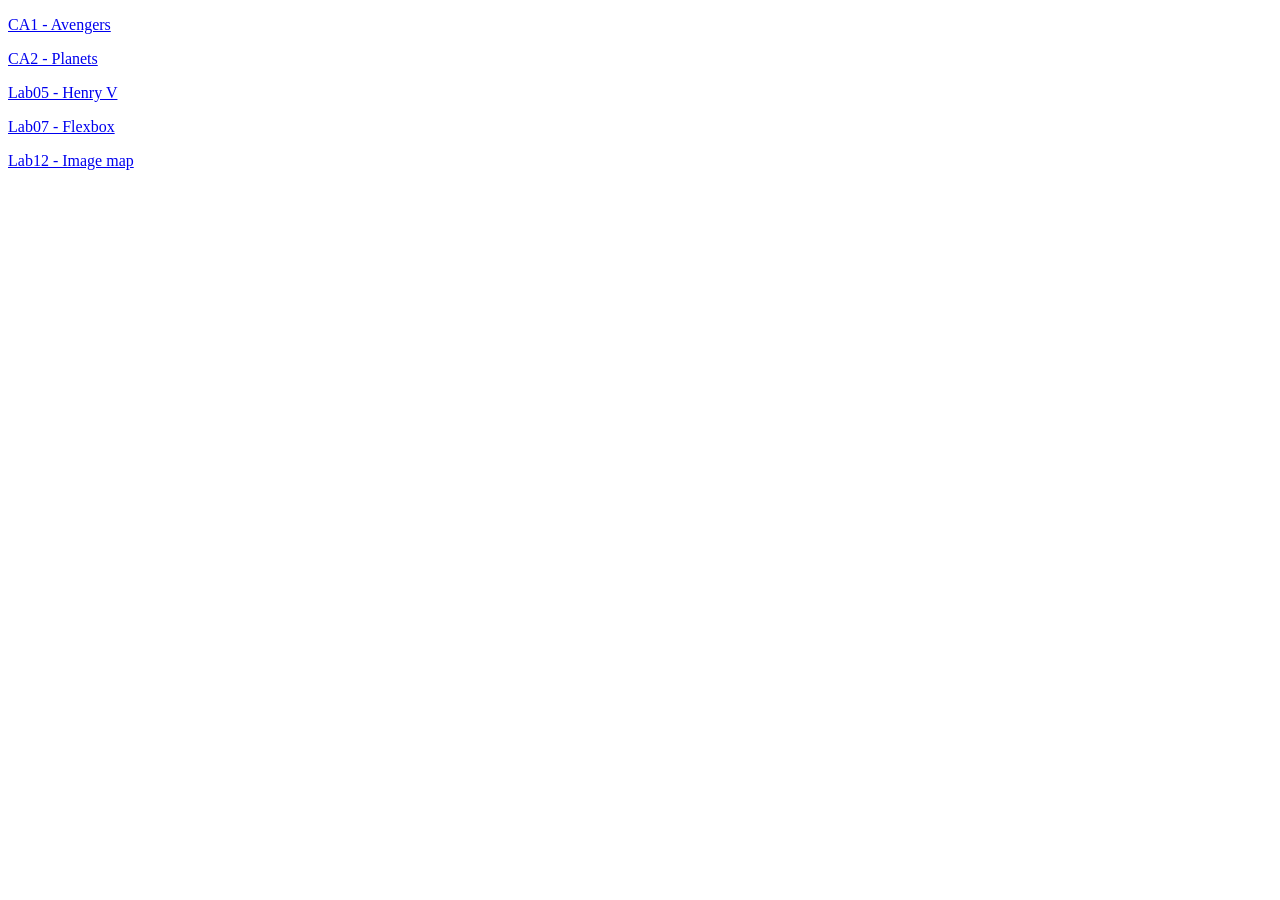
<file: index.html>
<!DOCTYPE html> 

<html lang="en"> 

    <head> 

        <meta charset="UTF-8" /> 

        <title>Lord Conar O'Brien - Homepage</title> 

    </head> 

    <body> 

      <p><a href="CA1/index.html">CA1 - Avengers</a><br></p> 

      <p><a href="CA2/infosheet.html">CA2 - Planets</a><br></p> 

      <p><a href="lab05 (1)/Act I.html">Lab05 - Henry V</a><br></p> 

      <p><a href="lab07/index.html">Lab07 - Flexbox</a><br></p> 

      <p><a href="lab12/index.html">Lab12 - Image map</a><br></p> 

       

    </body> 

</html>
</file>
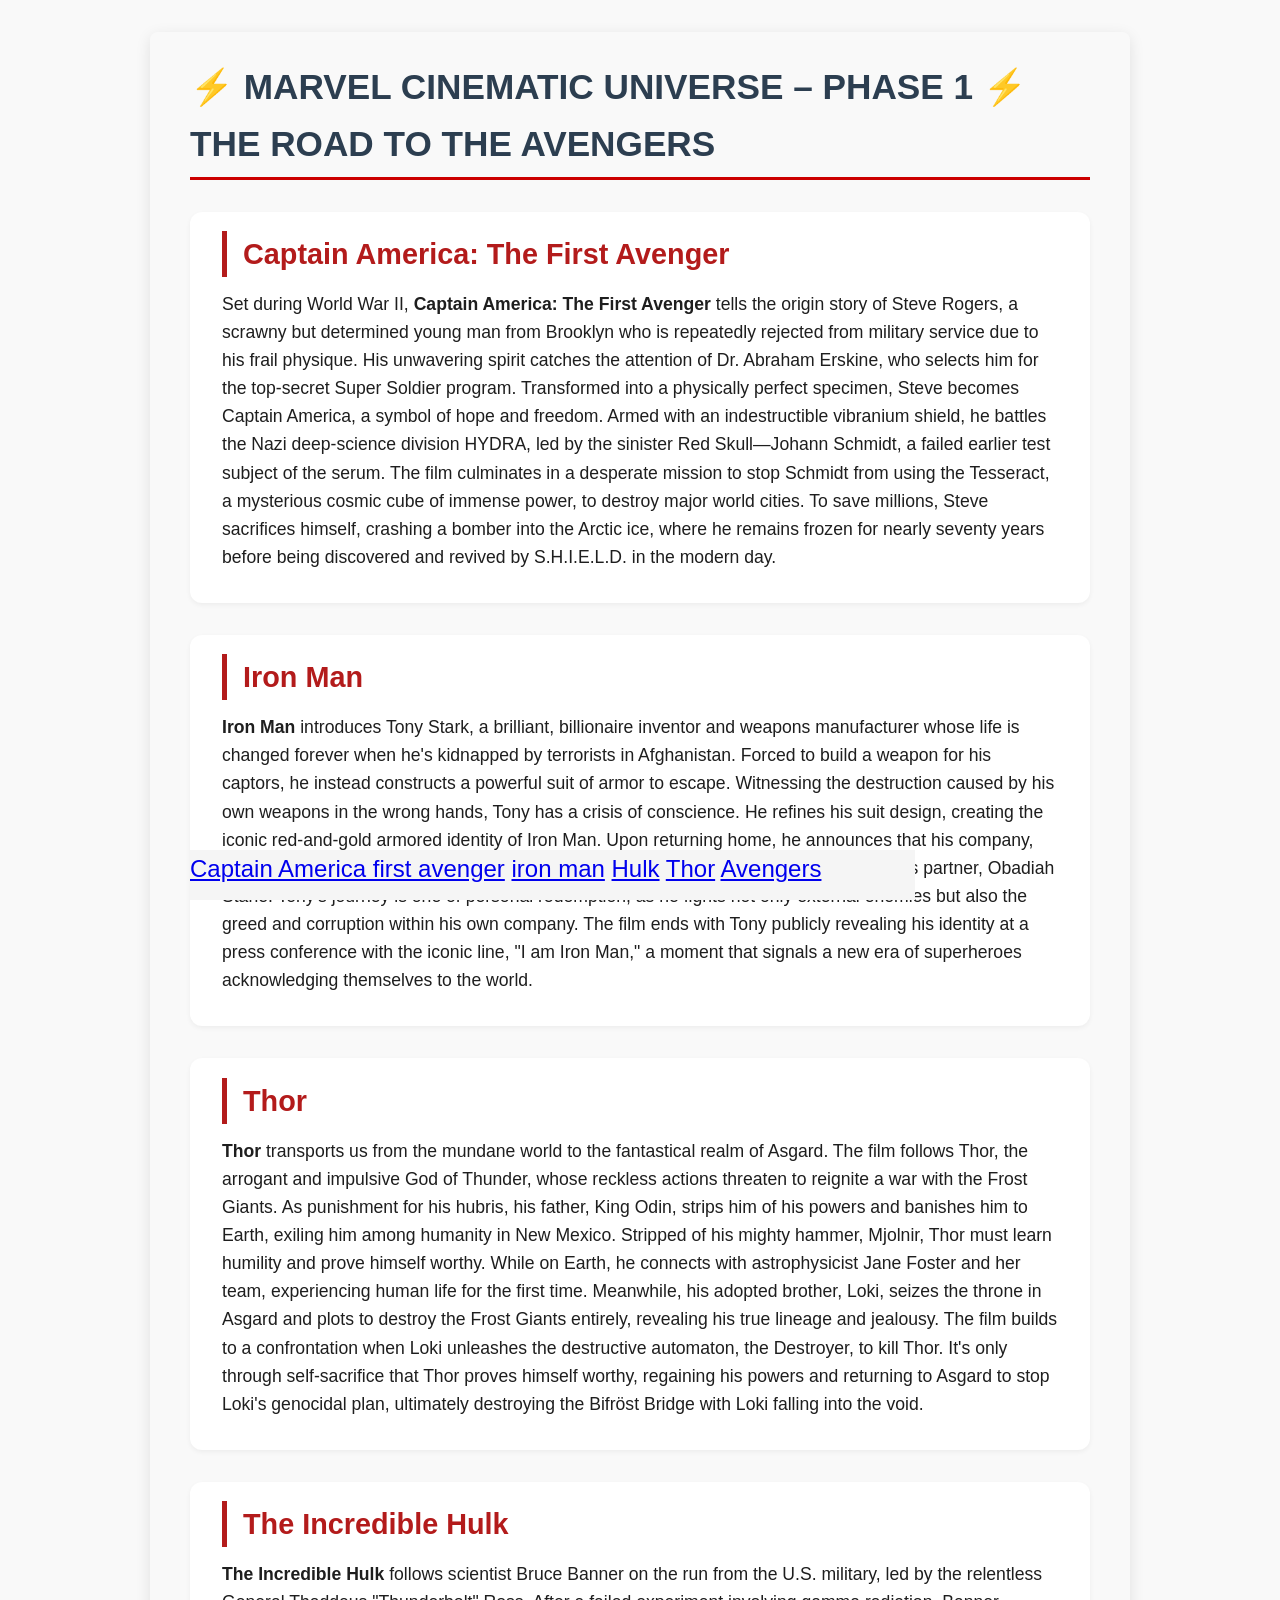
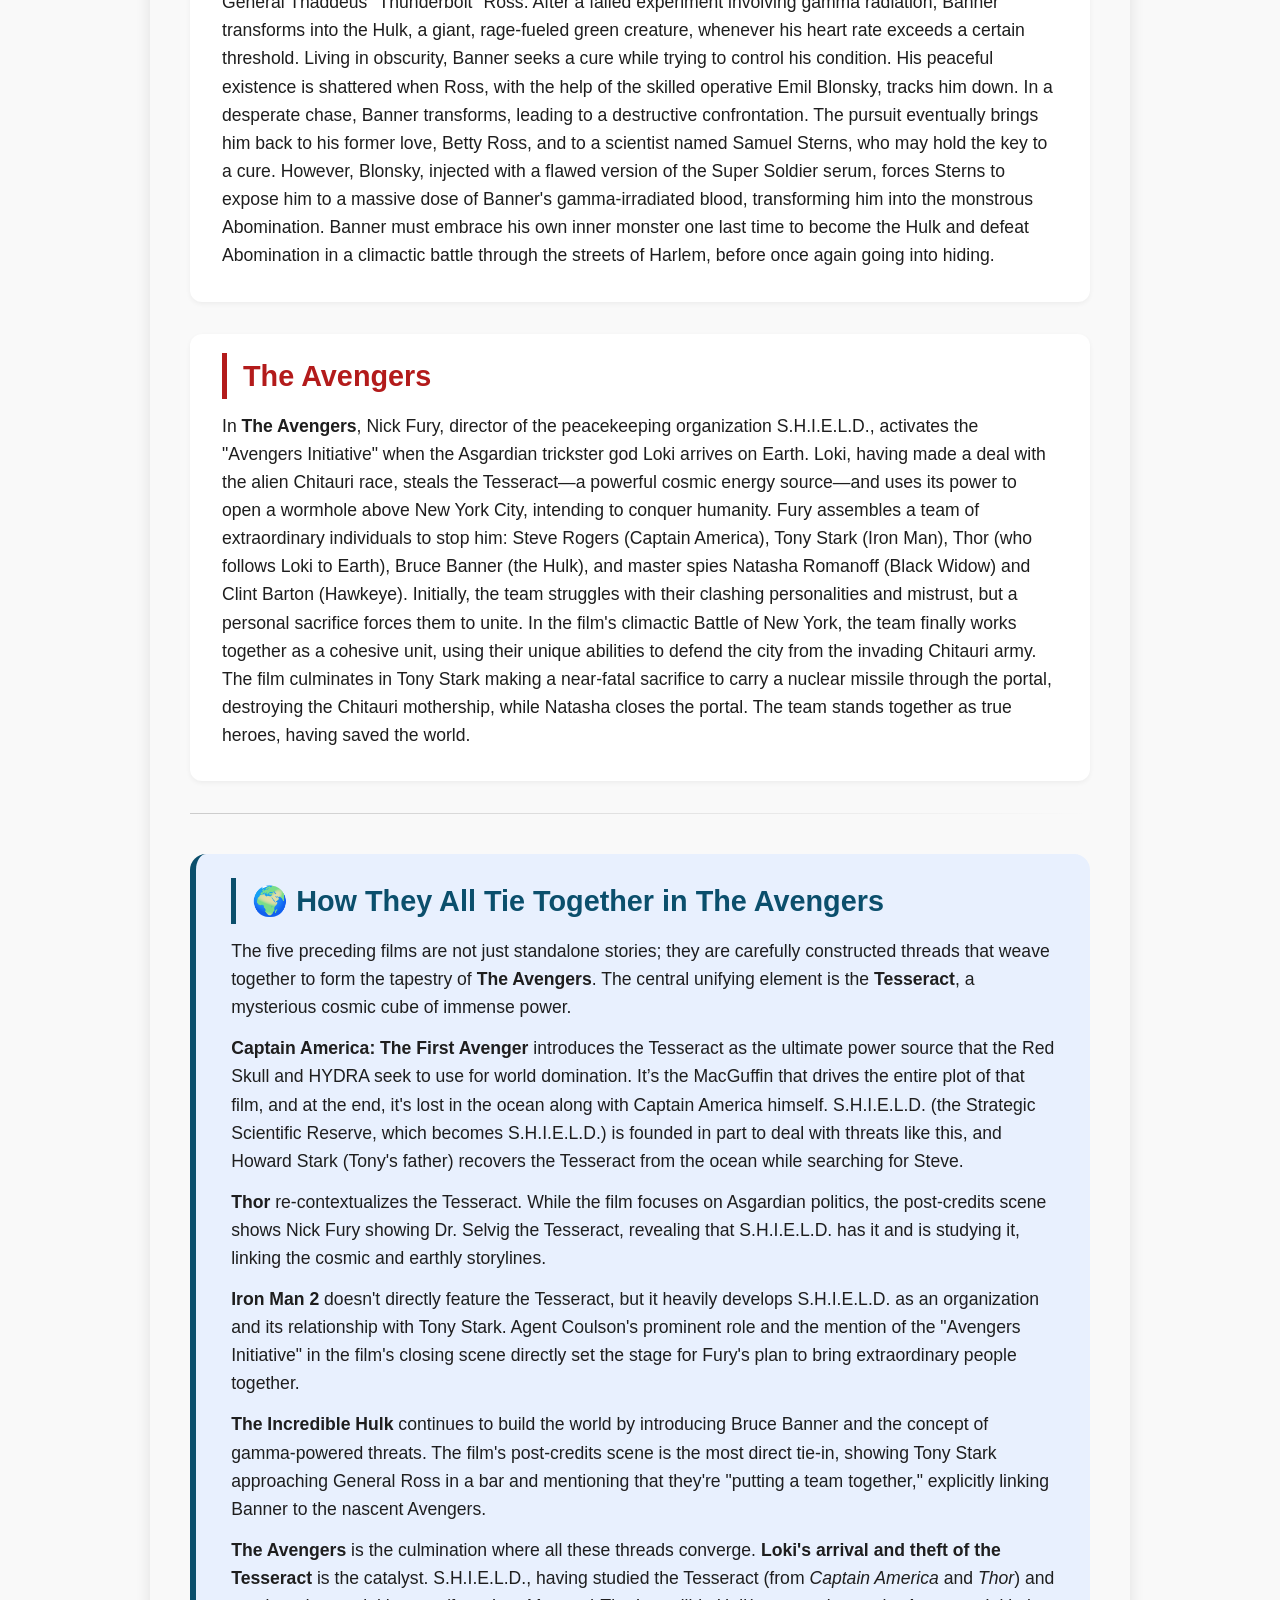
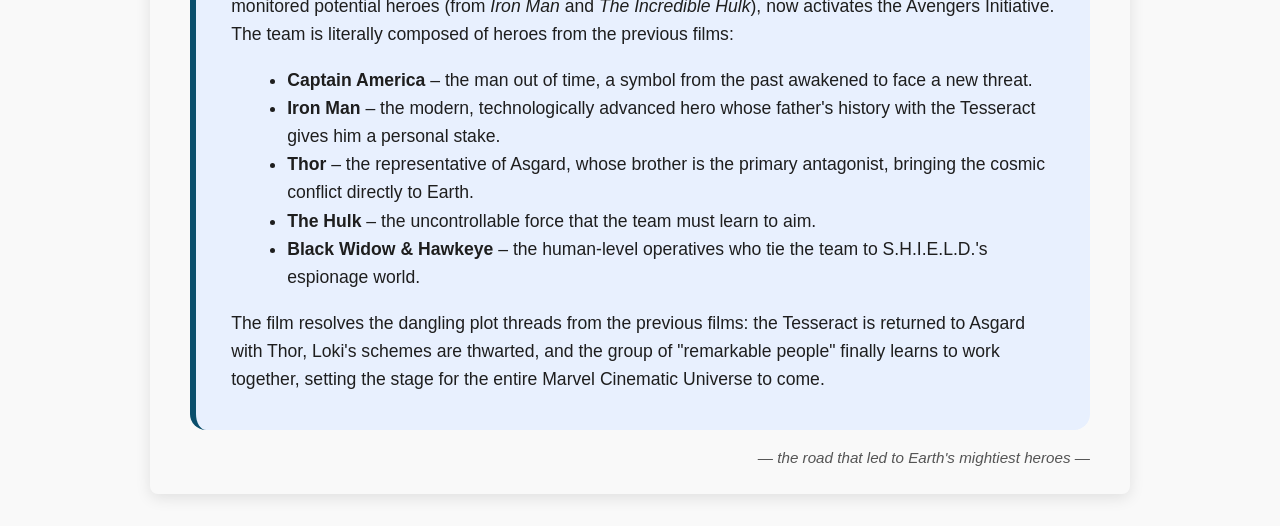
<file: CA1/index.html>
<!DOCTYPE html>
<html lang="en">
<head>
    <meta charset="UTF-8">
    <meta name="viewport" content="width=device-width, initial-scale=1.0">
    <title>Marvel Phase 1: The Road to The Avengers</title>
    <link rel="stylesheet" href="indexstyle.css">
    
</head>
<body>
    
      <nav>
   
          <a href="firstavenger.html">Captain America first avenger</a>
          <a href="Ironman.html">iron man</a>
          <a href="Hulk.html">Hulk</a>
          <a href="Thor.html">Thor</a>
          <a href="Avengers.html">Avengers</a>
          
     </nav>
    

<h1>⚡ MARVEL CINEMATIC UNIVERSE – PHASE 1 ⚡<br>THE ROAD TO THE AVENGERS</h1>

<!-- Captain America: The First Avenger -->
<div class="movie-blurb">
    <h2>Captain America: The First Avenger</h2>
    <p>Set during World War II, <strong>Captain America: The First Avenger</strong> tells the origin story of Steve Rogers, a scrawny but determined young man from Brooklyn who is repeatedly rejected from military service due to his frail physique. His unwavering spirit catches the attention of Dr. Abraham Erskine, who selects him for the top‑secret Super Soldier program. Transformed into a physically perfect specimen, Steve becomes Captain America, a symbol of hope and freedom. Armed with an indestructible vibranium shield, he battles the Nazi deep‑science division HYDRA, led by the sinister Red Skull—Johann Schmidt, a failed earlier test subject of the serum. The film culminates in a desperate mission to stop Schmidt from using the Tesseract, a mysterious cosmic cube of immense power, to destroy major world cities. To save millions, Steve sacrifices himself, crashing a bomber into the Arctic ice, where he remains frozen for nearly seventy years before being discovered and revived by S.H.I.E.L.D. in the modern day.</p>
</div>

<!-- Iron Man 1 -->
<div class="movie-blurb">
    <h2>Iron Man</h2>
    <p><strong>Iron Man</strong> introduces Tony Stark, a brilliant, billionaire inventor and weapons manufacturer whose life is changed forever when he's kidnapped by terrorists in Afghanistan. Forced to build a weapon for his captors, he instead constructs a powerful suit of armor to escape. Witnessing the destruction caused by his own weapons in the wrong hands, Tony has a crisis of conscience. He refines his suit design, creating the iconic red‑and‑gold armored identity of Iron Man. Upon returning home, he announces that his company, Stark Industries, will cease weapons manufacturing, putting him at odds with his business partner, Obadiah Stane. Tony's journey is one of personal redemption, as he fights not only external enemies but also the greed and corruption within his own company. The film ends with Tony publicly revealing his identity at a press conference with the iconic line, "I am Iron Man," a moment that signals a new era of superheroes acknowledging themselves to the world.</p>
</div>

<!-- Thor -->
<div class="movie-blurb">
    <h2>Thor</h2>
    <p><strong>Thor</strong> transports us from the mundane world to the fantastical realm of Asgard. The film follows Thor, the arrogant and impulsive God of Thunder, whose reckless actions threaten to reignite a war with the Frost Giants. As punishment for his hubris, his father, King Odin, strips him of his powers and banishes him to Earth, exiling him among humanity in New Mexico. Stripped of his mighty hammer, Mjolnir, Thor must learn humility and prove himself worthy. While on Earth, he connects with astrophysicist Jane Foster and her team, experiencing human life for the first time. Meanwhile, his adopted brother, Loki, seizes the throne in Asgard and plots to destroy the Frost Giants entirely, revealing his true lineage and jealousy. The film builds to a confrontation when Loki unleashes the destructive automaton, the Destroyer, to kill Thor. It's only through self‑sacrifice that Thor proves himself worthy, regaining his powers and returning to Asgard to stop Loki's genocidal plan, ultimately destroying the Bifröst Bridge with Loki falling into the void.</p>
</div>

<!-- The Incredible Hulk -->
<div class="movie-blurb">
    <h2>The Incredible Hulk</h2>
    <p><strong>The Incredible Hulk</strong> follows scientist Bruce Banner on the run from the U.S. military, led by the relentless General Thaddeus "Thunderbolt" Ross. After a failed experiment involving gamma radiation, Banner transforms into the Hulk, a giant, rage‑fueled green creature, whenever his heart rate exceeds a certain threshold. Living in obscurity, Banner seeks a cure while trying to control his condition. His peaceful existence is shattered when Ross, with the help of the skilled operative Emil Blonsky, tracks him down. In a desperate chase, Banner transforms, leading to a destructive confrontation. The pursuit eventually brings him back to his former love, Betty Ross, and to a scientist named Samuel Sterns, who may hold the key to a cure. However, Blonsky, injected with a flawed version of the Super Soldier serum, forces Sterns to expose him to a massive dose of Banner's gamma‑irradiated blood, transforming him into the monstrous Abomination. Banner must embrace his own inner monster one last time to become the Hulk and defeat Abomination in a climactic battle through the streets of Harlem, before once again going into hiding.</p>
</div>

<!-- The Avengers -->
<div class="movie-blurb">
    <h2>The Avengers</h2>
    <p>In <strong>The Avengers</strong>, Nick Fury, director of the peacekeeping organization S.H.I.E.L.D., activates the "Avengers Initiative" when the Asgardian trickster god Loki arrives on Earth. Loki, having made a deal with the alien Chitauri race, steals the Tesseract—a powerful cosmic energy source—and uses its power to open a wormhole above New York City, intending to conquer humanity. Fury assembles a team of extraordinary individuals to stop him: Steve Rogers (Captain America), Tony Stark (Iron Man), Thor (who follows Loki to Earth), Bruce Banner (the Hulk), and master spies Natasha Romanoff (Black Widow) and Clint Barton (Hawkeye). Initially, the team struggles with their clashing personalities and mistrust, but a personal sacrifice forces them to unite. In the film's climactic Battle of New York, the team finally works together as a cohesive unit, using their unique abilities to defend the city from the invading Chitauri army. The film culminates in Tony Stark making a near‑fatal sacrifice to carry a nuclear missile through the portal, destroying the Chitauri mothership, while Natasha closes the portal. The team stands together as true heroes, having saved the world.</p>
</div>

<hr>

<!-- How they all tie together -->
<div class="tie-in">
    <h2>🌍 How They All Tie Together in The Avengers</h2>
    <p>The five preceding films are not just standalone stories; they are carefully constructed threads that weave together to form the tapestry of <strong>The Avengers</strong>. The central unifying element is the <strong>Tesseract</strong>, a mysterious cosmic cube of immense power.</p>
    
    <p><strong>Captain America: The First Avenger</strong> introduces the Tesseract as the ultimate power source that the Red Skull and HYDRA seek to use for world domination. It’s the MacGuffin that drives the entire plot of that film, and at the end, it's lost in the ocean along with Captain America himself. S.H.I.E.L.D. (the Strategic Scientific Reserve, which becomes S.H.I.E.L.D.) is founded in part to deal with threats like this, and Howard Stark (Tony's father) recovers the Tesseract from the ocean while searching for Steve.</p>
    
    <p><strong>Thor</strong> re‑contextualizes the Tesseract. While the film focuses on Asgardian politics, the post‑credits scene shows Nick Fury showing Dr. Selvig the Tesseract, revealing that S.H.I.E.L.D. has it and is studying it, linking the cosmic and earthly storylines.</p>
    
    <p><strong>Iron Man 2</strong> doesn't directly feature the Tesseract, but it heavily develops S.H.I.E.L.D. as an organization and its relationship with Tony Stark. Agent Coulson's prominent role and the mention of the "Avengers Initiative" in the film's closing scene directly set the stage for Fury's plan to bring extraordinary people together.</p>
    
    <p><strong>The Incredible Hulk</strong> continues to build the world by introducing Bruce Banner and the concept of gamma‑powered threats. The film's post‑credits scene is the most direct tie‑in, showing Tony Stark approaching General Ross in a bar and mentioning that they're "putting a team together," explicitly linking Banner to the nascent Avengers.</p>
    
    <p><strong>The Avengers</strong> is the culmination where all these threads converge. <strong>Loki's arrival and theft of the Tesseract</strong> is the catalyst. S.H.I.E.L.D., having studied the Tesseract (from <em>Captain America</em> and <em>Thor</em>) and monitored potential heroes (from <em>Iron Man</em> and <em>The Incredible Hulk</em>), now activates the Avengers Initiative. The team is literally composed of heroes from the previous films:</p>
    
    <ul style="font-size: 1.1rem; margin-left: 1rem;">
        <li><strong>Captain America</strong> – the man out of time, a symbol from the past awakened to face a new threat.</li>
        <li><strong>Iron Man</strong> – the modern, technologically advanced hero whose father's history with the Tesseract gives him a personal stake.</li>
        <li><strong>Thor</strong> – the representative of Asgard, whose brother is the primary antagonist, bringing the cosmic conflict directly to Earth.</li>
        <li><strong>The Hulk</strong> – the uncontrollable force that the team must learn to aim.</li>
        <li><strong>Black Widow & Hawkeye</strong> – the human‑level operatives who tie the team to S.H.I.E.L.D.'s espionage world.</li>
    </ul>
    
    <p>The film resolves the dangling plot threads from the previous films: the Tesseract is returned to Asgard with Thor, Loki's schemes are thwarted, and the group of "remarkable people" finally learns to work together, setting the stage for the entire Marvel Cinematic Universe to come.</p>
</div>

<div class="footer-note">
    — the road that led to Earth's mightiest heroes —
</div>

</body>
</html>
</file>
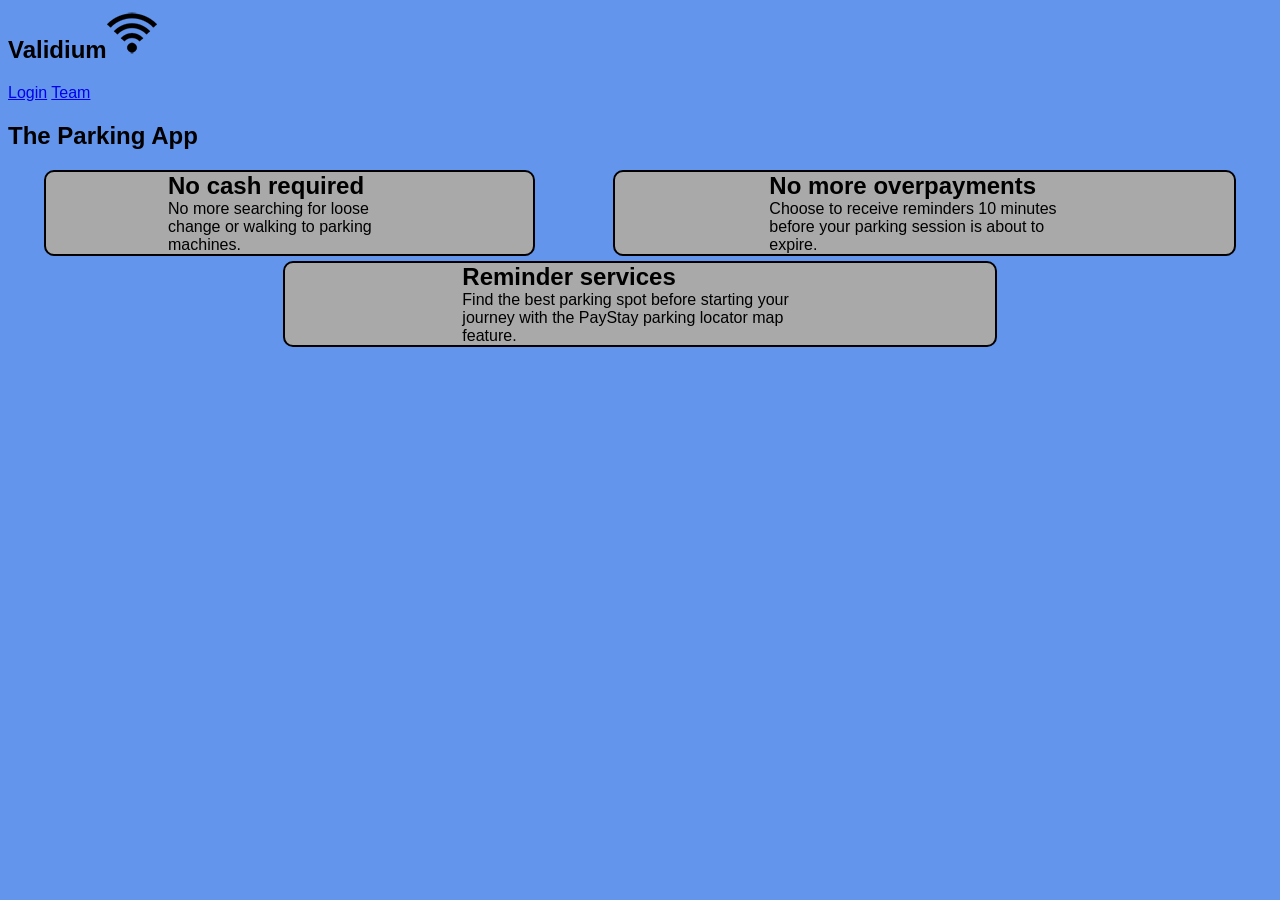
<file: lab07/index.html>
<html>
    
<head>
    <title>Validium</title>
    <link href="style1.css" rel="stylesheet" type="text/css">
</head>
<body>
    <nav>
        <h1>Validium<img src="validium-icon.png"></h1>

        <a href="login.html">Login</a>
        <a href="team.html">Team</a>
    </nav>
    <header>
        <h2>The Parking App</h2>
    </header>
    <main>
        <div id="no-cash" class="main-info">
            <h2>No cash required</h2>
            <p>No more searching for loose change or walking to parking machines.
            </p>
        </div>
        <div id="overpayment" class="main-info">
            <h2 id="homehead2">No more overpayments</h2>
            <p>Choose to receive reminders 10 minutes before your parking session is about to expire.</p>
        </div>
        <div id="reminder" class="main-info">
            <h2 id="homehead3">Reminder services</h2>
            <p>Find the best parking spot before starting your journey with the PayStay parking locator map feature.
            </p>
        </div>
    </main>
</body>

</html>
</file>
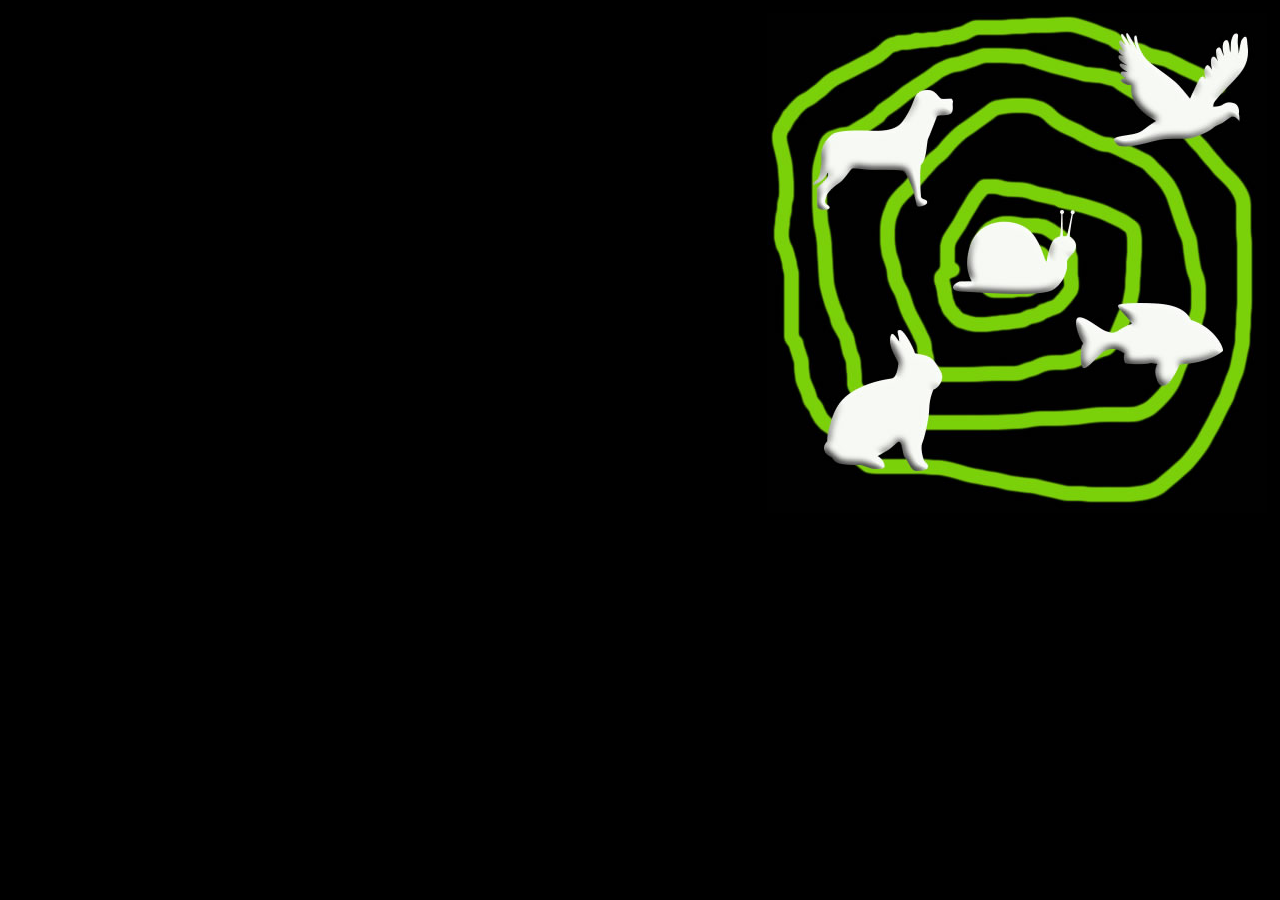
<file: lab12/index.html>
<!DOCTYPE html>
<html lang="en">
    <head>
        <meta charset="UTF-8" />
        <title>Title</title>
        <link rel="stylesheet" href="style1.css">
    </head>
    <body>
        <img src="mainNav.jpg" usemap="#mainimg">
        
        <map id="mainimg">
        <area shape="poly" coords="57,118,130,113,148,77,187,77,186,101,169,105,161,190,53,198"
        href="dog.html">
        
        <area shape="circle" coords="243,243,35"
        href="snail.html">
        
        <area shape="circle" coords="243,243,35"
        href="snail.html">
        
        <area shape="circle" coords="243,243,35"
        href="snail.html">
        
        <area shape="circle" coords="243,243,35"
        href="snail.html">
        
        <area shape
        
        </map>
        
    </body>
</html>
</file>
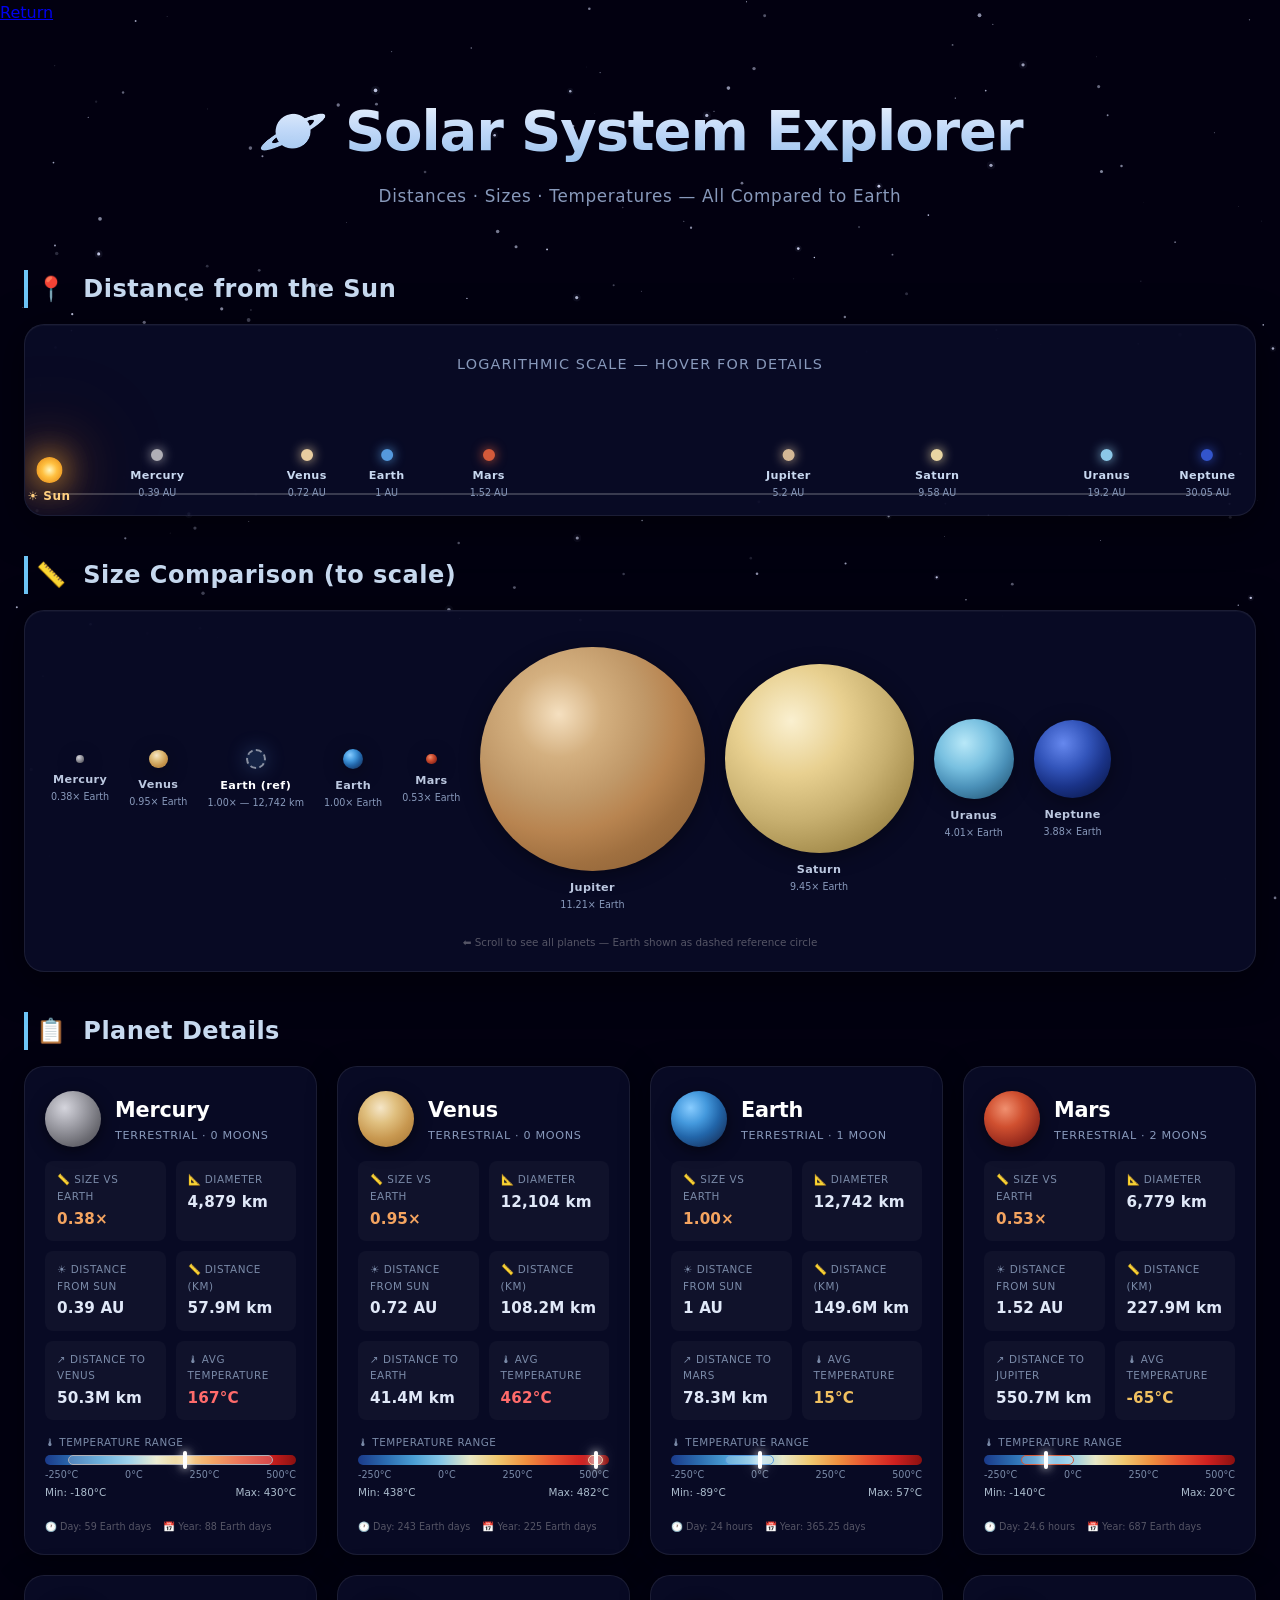
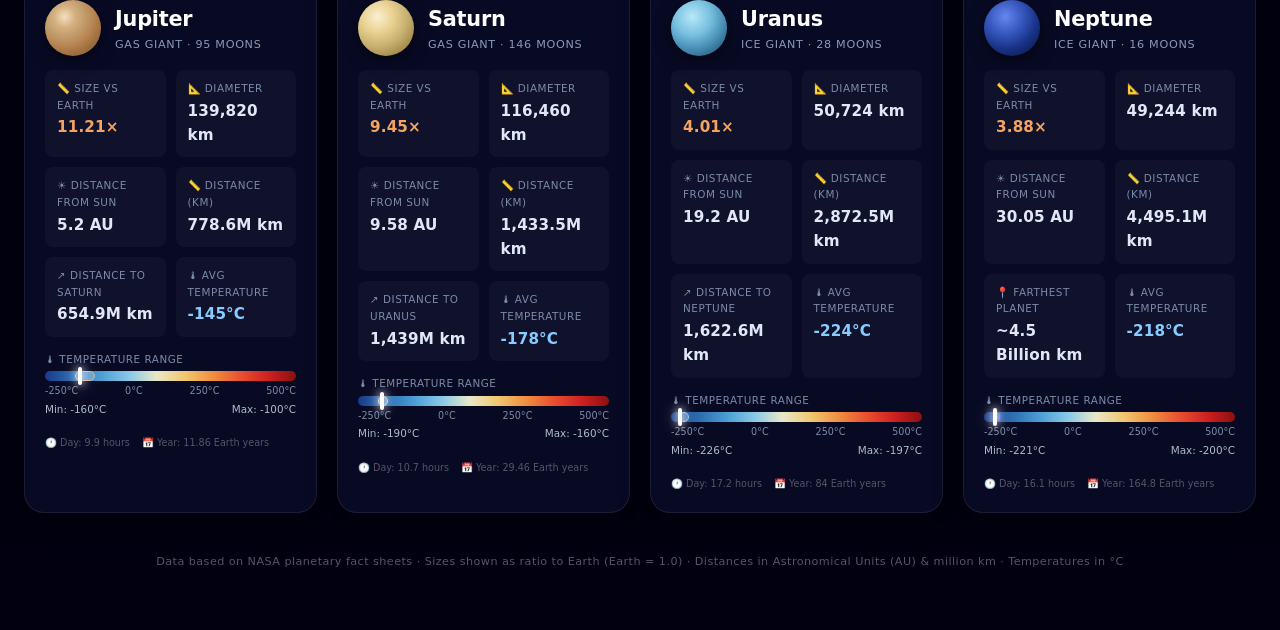
<file: CA2/infosheet.html>
<!DOCTYPE html>
<html lang="en">
<head>
    <meta charset="UTF-8">
    <meta name="viewport" content="width=device-width, initial-scale=1.0">
    <title>Solar System Explorer | Planets at a Glance</title>
    <link rel="stylesheet" href="style1.css">
    
</head>
<body>
    
       <nav>
   
    <a href="index.html"> Return </a>
         
    </nav>

    <!-- Starfield Background -->
    <canvas id="starfield"></canvas>

    <!-- Tooltip -->
    <div class="custom-tooltip" id="tooltip"></div>

    <!-- Main Content -->
    <div class="main-content">

        <!-- Header -->
        <header class="header">
            <h1>🪐 Solar System Explorer</h1>
            <p class="subtitle">Distances · Sizes · Temperatures — All Compared to Earth</p>
        </header>

        <!-- ── Distance Map ── -->
        <h2 class="section-title"><span class="icon">📍</span> Distance from the Sun</h2>
        <div class="distance-map-container" id="distanceMapContainer">
            <p class="distance-map-title">Logarithmic Scale — Hover for details</p>
            <div class="distance-track" id="distanceTrack">
                <!-- Sun Marker -->
                <div class="sun-marker" style="left: 0%;">
                    <div class="sun-dot"></div>
                    <span class="sun-label">☀ Sun</span>
                </div>
                <!-- Planet markers injected by JS -->
            </div>
        </div>

        <!-- ── Size Comparison ── -->
        <h2 class="section-title"><span class="icon">📏</span> Size Comparison (to scale)</h2>
        <div class="size-strip-outer">
            <div class="size-strip-scroll" id="sizeStrip">
                <!-- Injected by JS -->
            </div>
            <p style="text-align:center;font-size:0.65rem;color:#556;margin-top:6px;">
                ⬅ Scroll to see all planets — Earth shown as dashed reference circle
            </p>
        </div>

        <!-- ── Planet Cards ── -->
        <h2 class="section-title"><span class="icon">📋</span> Planet Details</h2>
        <div class="cards-grid" id="cardsGrid">
            <!-- Injected by JS -->
        </div>

        <p class="footer-note">
            Data based on NASA planetary fact sheets · Sizes shown as ratio to Earth (Earth = 1.0) ·
            Distances in Astronomical Units (AU) &amp; million km · Temperatures in °C
        </p>
    </div>

    <script>
        (function() {
            // ─────────────────────────────────────
            // PLANET DATA
            // ─────────────────────────────────────
            const planets = [{
                id: 'mercury',
                name: 'Mercury',
                type: 'Terrestrial',
                color: '#b0b0b8',
                gradient: 'radial-gradient(circle at 35% 30%, #d5d5dd 0%, #a0a0a8 35%, #6b6b72 70%, #484850 100%)',
                distanceAu: 0.39,
                distanceKm: 57.9,
                sizeRatio: 0.383,
                diameterKm: 4879,
                tempMin: -180,
                tempMax: 430,
                tempAvg: 167,
                distanceToNextKm: 50.3,
                distanceToNextAu: 0.34,
                nextPlanet: 'Venus',
                moons: 0,
                dayLength: '59 Earth days',
                yearLength: '88 Earth days',
            }, {
                id: 'venus',
                name: 'Venus',
                type: 'Terrestrial',
                color: '#e8cda0',
                gradient: 'radial-gradient(circle at 40% 30%, #f5e6c8 0%, #e0c080 30%, #c89850 60%, #a07030 100%)',
                distanceAu: 0.72,
                distanceKm: 108.2,
                sizeRatio: 0.949,
                diameterKm: 12104,
                tempMin: 438,
                tempMax: 482,
                tempAvg: 462,
                distanceToNextKm: 41.4,
                distanceToNextAu: 0.28,
                nextPlanet: 'Earth',
                moons: 0,
                dayLength: '243 Earth days',
                yearLength: '225 Earth days',
            }, {
                id: 'earth',
                name: 'Earth',
                type: 'Terrestrial',
                color: '#5599dd',
                gradient: 'radial-gradient(circle at 35% 30%, #88ccff 0%, #4499dd 30%, #2266aa 55%, #1a3d6d 80%, #0a2040 100%)',
                distanceAu: 1.0,
                distanceKm: 149.6,
                sizeRatio: 1.0,
                diameterKm: 12742,
                tempMin: -89,
                tempMax: 57,
                tempAvg: 15,
                distanceToNextKm: 78.3,
                distanceToNextAu: 0.52,
                nextPlanet: 'Mars',
                moons: 1,
                dayLength: '24 hours',
                yearLength: '365.25 days',
            }, {
                id: 'mars',
                name: 'Mars',
                type: 'Terrestrial',
                color: '#d45a3a',
                gradient: 'radial-gradient(circle at 38% 32%, #f09070 0%, #d05030 35%, #a03020 65%, #601510 100%)',
                distanceAu: 1.52,
                distanceKm: 227.9,
                sizeRatio: 0.532,
                diameterKm: 6779,
                tempMin: -140,
                tempMax: 20,
                tempAvg: -65,
                distanceToNextKm: 550.7,
                distanceToNextAu: 3.68,
                nextPlanet: 'Jupiter',
                moons: 2,
                dayLength: '24.6 hours',
                yearLength: '687 Earth days',
            }, {
                id: 'jupiter',
                name: 'Jupiter',
                type: 'Gas Giant',
                color: '#d4b896',
                gradient: 'radial-gradient(circle at 35% 30%, #f5e0c0 0%, #d4b080 20%, #c09868 40%, #b88450 55%, #a07040 70%, #805830 100%)',
                distanceAu: 5.2,
                distanceKm: 778.6,
                sizeRatio: 11.21,
                diameterKm: 139820,
                tempMin: -160,
                tempMax: -100,
                tempAvg: -145,
                distanceToNextKm: 654.9,
                distanceToNextAu: 4.38,
                nextPlanet: 'Saturn',
                moons: 95,
                dayLength: '9.9 hours',
                yearLength: '11.86 Earth years',
            }, {
                id: 'saturn',
                name: 'Saturn',
                type: 'Gas Giant',
                color: '#e8d5a3',
                gradient: 'radial-gradient(circle at 35% 30%, #faf0d0 0%, #e8d090 30%, #c8b070 55%, #a89050 75%, #786838 100%)',
                distanceAu: 9.58,
                distanceKm: 1433.5,
                sizeRatio: 9.45,
                diameterKm: 116460,
                tempMin: -190,
                tempMax: -160,
                tempAvg: -178,
                distanceToNextKm: 1439.0,
                distanceToNextAu: 9.62,
                nextPlanet: 'Uranus',
                moons: 146,
                dayLength: '10.7 hours',
                yearLength: '29.46 Earth years',
            }, {
                id: 'uranus',
                name: 'Uranus',
                type: 'Ice Giant',
                color: '#8cc8e8',
                gradient: 'radial-gradient(circle at 38% 30%, #b8e8f8 0%, #78c0e0 35%, #4a90b8 60%, #2a6080 85%, #183850 100%)',
                distanceAu: 19.2,
                distanceKm: 2872.5,
                sizeRatio: 4.01,
                diameterKm: 50724,
                tempMin: -226,
                tempMax: -197,
                tempAvg: -224,
                distanceToNextKm: 1622.6,
                distanceToNextAu: 10.85,
                nextPlanet: 'Neptune',
                moons: 28,
                dayLength: '17.2 hours',
                yearLength: '84 Earth years',
            }, {
                id: 'neptune',
                name: 'Neptune',
                type: 'Ice Giant',
                color: '#3355cc',
                gradient: 'radial-gradient(circle at 38% 30%, #6688ee 0%, #3355bb 35%, #1a3388 60%, #0d1d55 85%, #060f30 100%)',
                distanceAu: 30.05,
                distanceKm: 4495.1,
                sizeRatio: 3.88,
                diameterKm: 49244,
                tempMin: -221,
                tempMax: -200,
                tempAvg: -218,
                distanceToNextKm: null,
                distanceToNextAu: null,
                nextPlanet: null,
                moons: 16,
                dayLength: '16.1 hours',
                yearLength: '164.8 Earth years',
            }, ];

            // ─────────────────────────────────────
            // STARFIELD CANVAS
            // ─────────────────────────────────────
            const canvas = document.getElementById('starfield');
            const ctx = canvas.getContext('2d');
            let stars = [];
            const STAR_COUNT = 280;

            function resizeCanvas() {
                canvas.width = window.innerWidth;
                canvas.height = window.innerHeight;
            }

            function createStars() {
                stars = [];
                for (let i = 0; i < STAR_COUNT; i++) {
                    stars.push({
                        x: Math.random() * canvas.width,
                        y: Math.random() * canvas.height,
                        r: Math.random() * 1.6 + 0.3,
                        baseAlpha: Math.random() * 0.7 + 0.3,
                        alpha: Math.random() * 0.7 + 0.3,
                        twinkleSpeed: Math.random() * 0.015 + 0.004,
                        twinkleOffset: Math.random() * Math.PI * 2,
                    });
                }
            }

            function drawStars(timestamp) {
                ctx.clearRect(0, 0, canvas.width, canvas.height);
                for (const star of stars) {
                    const flicker = Math.sin(timestamp * star.twinkleSpeed + star.twinkleOffset);
                    const alpha = star.baseAlpha + flicker * 0.25;
                    const clampedAlpha = Math.max(0.15, Math.min(1, alpha));
                    ctx.beginPath();
                    ctx.arc(star.x, star.y, star.r, 0, Math.PI * 2);
                    ctx.fillStyle = `rgba(220,225,255,${clampedAlpha})`;
                    ctx.fill();
                    // Occasional brighter glow
                    if (star.r > 1.1 && clampedAlpha > 0.7) {
                        ctx.beginPath();
                        ctx.arc(star.x, star.y, star.r * 2.5, 0, Math.PI * 2);
                        ctx.fillStyle = `rgba(200,210,255,${clampedAlpha * 0.08})`;
                        ctx.fill();
                    }
                }
            }

            function animateStars(timestamp) {
                drawStars(timestamp);
                requestAnimationFrame(animateStars);
            }

            resizeCanvas();
            createStars();
            requestAnimationFrame(animateStars);
            window.addEventListener('resize', () => {
                resizeCanvas();
                createStars();
            });

            // ─────────────────────────────────────
            // DISTANCE MAP
            // ─────────────────────────────────────
            const distanceTrack = document.getElementById('distanceTrack');
            const logMin = Math.log10(0.25); // slightly inside Mercury's orbit
            const logMax = Math.log10(32); // slightly beyond Neptune
            const logRange = logMax - logMin;

            function getLogPosition(au) {
                const frac = (Math.log10(Math.max(0.26, au)) - logMin) / logRange;
                return Math.max(2, Math.min(98, frac * 100)); // percentage
            }

            planets.forEach((p) => {
                const pos = getLogPosition(p.distanceAu);
                const marker = document.createElement('div');
                marker.className = 'distance-marker';
                marker.style.left = pos + '%';
                marker.style.color = p.color;
                marker.innerHTML = `
                    <div class="dot" style="background:${p.color};border-color:${p.color};"></div>
                    <span class="planet-label">${p.name}</span>
                    <span class="dist-num">${p.distanceAu} AU</span>
                `;
                marker.addEventListener('mouseenter', (e) => showTooltip(e, p, 'distance'));
                marker.addEventListener('mouseleave', hideTooltip);
                marker.addEventListener('mousemove', moveTooltip);
                marker.addEventListener('touchstart', (e) => {
                    e.preventDefault();
                    showTooltip(e, p, 'distance');
                }, { passive: false });
                marker.addEventListener('touchend', hideTooltip);
                distanceTrack.appendChild(marker);
            });

            // ─────────────────────────────────────
            // SIZE COMPARISON STRIP
            // ─────────────────────────────────────
            const sizeStrip = document.getElementById('sizeStrip');
            const EARTH_PX = 20; // Earth = 20px diameter in the strip

            // Add planets to size strip
            planets.forEach((p) => {
                const wrapper = document.createElement('div');
                wrapper.className = 'size-planet-wrapper';
                const diameter = Math.max(4, p.sizeRatio * EARTH_PX);
                wrapper.innerHTML = `
                    <div class="size-planet-circle"
                         style="width:${diameter}px;height:${diameter}px;background:${p.gradient};color:${p.color};"
                         title="${p.name}: ${p.sizeRatio.toFixed(2)}× Earth (${p.diameterKm.toLocaleString()} km)">
                    </div>
                    <span class="size-planet-name">${p.name}</span>
                    <span class="size-planet-ratio">${p.sizeRatio.toFixed(2)}× Earth</span>
                `;
                wrapper.addEventListener('mouseenter', (e) => showTooltip(e, p, 'size'));
                wrapper.addEventListener('mouseleave', hideTooltip);
                wrapper.addEventListener('mousemove', moveTooltip);
                wrapper.addEventListener('touchstart', (e) => {
                    e.preventDefault();
                    showTooltip(e, p, 'size');
                }, { passive: false });
                wrapper.addEventListener('touchend', hideTooltip);
                sizeStrip.appendChild(wrapper);
            });

            // Add Earth reference
            const earthRef = document.createElement('div');
            earthRef.className = 'earth-reference';
            earthRef.innerHTML = `
                <div class="earth-ref-circle" style="width:${EARTH_PX}px;height:${EARTH_PX}px;"></div>
                <span class="earth-ref-label">Earth (ref)</span>
                <span class="size-planet-ratio">1.00× — 12,742 km</span>
            `;
            // Insert Earth reference in correct position (between Venus and Mars in the planets array order)
            // Planets order: Mercury(0), Venus(1), Earth(2), Mars(3)...
            // Earth is index 2 in the array. In the strip, we insert after Venus wrapper.
            const venusWrapper = sizeStrip.children[1]; // Venus is second planet (index 1)
            if (venusWrapper) {
                venusWrapper.after(earthRef);
            } else {
                sizeStrip.appendChild(earthRef);
            }

            // ─────────────────────────────────────
            // PLANET CARDS
            // ─────────────────────────────────────
            const cardsGrid = document.getElementById('cardsGrid');
            const globalTempMin = -250;
            const globalTempMax = 500;
            const tempRange = globalTempMax - globalTempMin;

            function tempToPercent(temp) {
                return ((temp - globalTempMin) / tempRange) * 100;
            }

            planets.forEach((p) => {
                const card = document.createElement('div');
                card.className = 'planet-card';
                card.id = 'card-' + p.id;

                const tempMinPct = tempToPercent(p.tempMin);
                const tempMaxPct = tempToPercent(p.tempMax);
                const tempAvgPct = tempToPercent(p.tempAvg);
                const rangeLeft = Math.min(tempMinPct, tempMaxPct);
                const rangeWidth = Math.abs(tempMaxPct - tempMinPct);

                const distanceInfo = p.nextPlanet ?
                    `<div class="stat-item">
                        <span class="stat-label">↗ Distance to ${p.nextPlanet}</span>
                        <span class="stat-value">${p.distanceToNextKm.toLocaleString()}M km</span>
                    </div>` :
                    `<div class="stat-item">
                        <span class="stat-label">📍 Farthest Planet</span>
                        <span class="stat-value">~4.5 Billion km</span>
                    </div>`;

                card.innerHTML = `
                    <div class="card-header">
                        <div class="card-planet-visual" style="background:${p.gradient};" title="${p.name}"></div>
                        <div>
                            <div class="card-planet-name">${p.name}</div>
                            <div class="card-planet-type">${p.type} · ${p.moons} moon${p.moons !== 1 ? 's' : ''}</div>
                        </div>
                    </div>
                    <div class="card-stats">
                        <div class="stat-item">
                            <span class="stat-label">📏 Size vs Earth</span>
                            <span class="stat-value highlight">${p.sizeRatio.toFixed(2)}×</span>
                        </div>
                        <div class="stat-item">
                            <span class="stat-label">📐 Diameter</span>
                            <span class="stat-value">${p.diameterKm.toLocaleString()} km</span>
                        </div>
                        <div class="stat-item">
                            <span class="stat-label">☀ Distance from Sun</span>
                            <span class="stat-value">${p.distanceAu} AU</span>
                        </div>
                        <div class="stat-item">
                            <span class="stat-label">📏 Distance (km)</span>
                            <span class="stat-value">${p.distanceKm.toLocaleString()}M km</span>
                        </div>
                        ${distanceInfo}
                        <div class="stat-item">
                            <span class="stat-label">🌡 Avg Temperature</span>
                            <span class="stat-value" style="color:${p.tempAvg > 100 ? '#ff6b6b' : p.tempAvg < -100 ? '#88ccff' : '#f0c060'};">${p.tempAvg}°C</span>
                        </div>
                    </div>
                    <div>
                        <div class="stat-label" style="margin-bottom:2px;">🌡 Temperature Range</div>
                        <div class="temp-bar-wrap">
                            <div class="temp-range-indicator"
                                 style="left:${rangeLeft}%;width:${Math.max(rangeWidth, 2)}%;
                                        background:rgba(255,255,255,0.2);border-color:${p.color};">
                            </div>
                            <div class="temp-indicator" style="left:${tempAvgPct}%;" title="Average: ${p.tempAvg}°C"></div>
                        </div>
                        <div class="temp-labels">
                            <span>-250°C</span><span>0°C</span><span>250°C</span><span>500°C</span>
                        </div>
                        <div style="display:flex;justify-content:space-between;font-size:0.65rem;color:#aabbcc;margin-top:2px;">
                            <span>Min: ${p.tempMin}°C</span>
                            <span>Max: ${p.tempMax}°C</span>
                        </div>
                    </div>
                    <div style="font-size:0.6rem;color:#556;margin-top:4px;display:flex;gap:12px;">
                        <span>🕐 Day: ${p.dayLength}</span>
                        <span>📅 Year: ${p.yearLength}</span>
                    </div>
                `;

                card.addEventListener('click', () => {
                    // Scroll to size strip and briefly highlight
                    const stripPlanet = sizeStrip.querySelectorAll('.size-planet-wrapper')[
                        planets.indexOf(p)];
                    if (stripPlanet) {
                        stripPlanet.scrollIntoView({ behavior: 'smooth', block: 'center',
                            inline: 'center' });
                        stripPlanet.style.transform = 'scale(1.3)';
                        stripPlanet.style.filter = 'brightness(1.6)';
                        setTimeout(() => {
                            stripPlanet.style.transform = '';
                            stripPlanet.style.filter = '';
                        }, 800);
                    }
                });

                cardsGrid.appendChild(card);
            });

            // ─────────────────────────────────────
            // TOOLTIP
            // ─────────────────────────────────────
            const tooltip = document.getElementById('tooltip');

            function showTooltip(e, planet, context) {
                let html = '';
                if (context === 'distance') {
                    html = `
                        <strong style="font-size:0.9rem;color:${planet.color};">${planet.name}</strong><br>
                        <span style="font-size:0.7rem;">Distance from Sun: <b>${planet.distanceAu} AU</b></span><br>
                        <span style="font-size:0.7rem;">${planet.distanceKm.toLocaleString()} million km</span><br>
                        ${planet.nextPlanet ? `<span style="font-size:0.65rem;color:#8899bb;">→ ${planet.distanceToNextKm.toLocaleString()}M km to ${planet.nextPlanet}</span>` : '<span style="font-size:0.65rem;color:#8899bb;">Farthest from Sun</span>'}
                    `;
                } else if (context === 'size') {
                    html = `
                        <strong style="font-size:0.9rem;color:${planet.color};">${planet.name}</strong><br>
                        <span style="font-size:0.7rem;">Size: <b>${planet.sizeRatio.toFixed(2)}× Earth</b></span><br>
                        <span style="font-size:0.7rem;">Diameter: ${planet.diameterKm.toLocaleString()} km</span><br>
                        <span style="font-size:0.65rem;color:#8899bb;">Earth = 12,742 km</span>
                    `;
                }
                tooltip.innerHTML = html;
                tooltip.classList.add('visible');
                moveTooltip(e);
            }

            function moveTooltip(e) {
                const x = e.clientX || (e.touches && e.touches[0]?.clientX) || 0;
                const y = e.clientY || (e.touches && e.touches[0]?.clientY) || 0;
                const tx = Math.min(x + 18, window.innerWidth - 260);
                const ty = Math.min(y + 18, window.innerHeight - 120);
                tooltip.style.left = tx + 'px';
                tooltip.style.top = ty + 'px';
            }

            function hideTooltip() {
                tooltip.classList.remove('visible');
            }

            // ─────────────────────────────────────
            // INIT
            // ─────────────────────────────────────
            console.log('🚀 Solar System Explorer ready!');
            console.log('  • Distance map with logarithmic scale');
            console.log('  • Size comparison strip (to scale, Earth=' + EARTH_PX + 'px)');
            console.log('  • ' + planets.length + ' planet cards with temperature bars');
            console.log('  • Hover over distance markers & size circles for details');
            console.log('  • Click any planet card to find it in the size strip');
        })();
    </script>
</body>
</html>
</file>
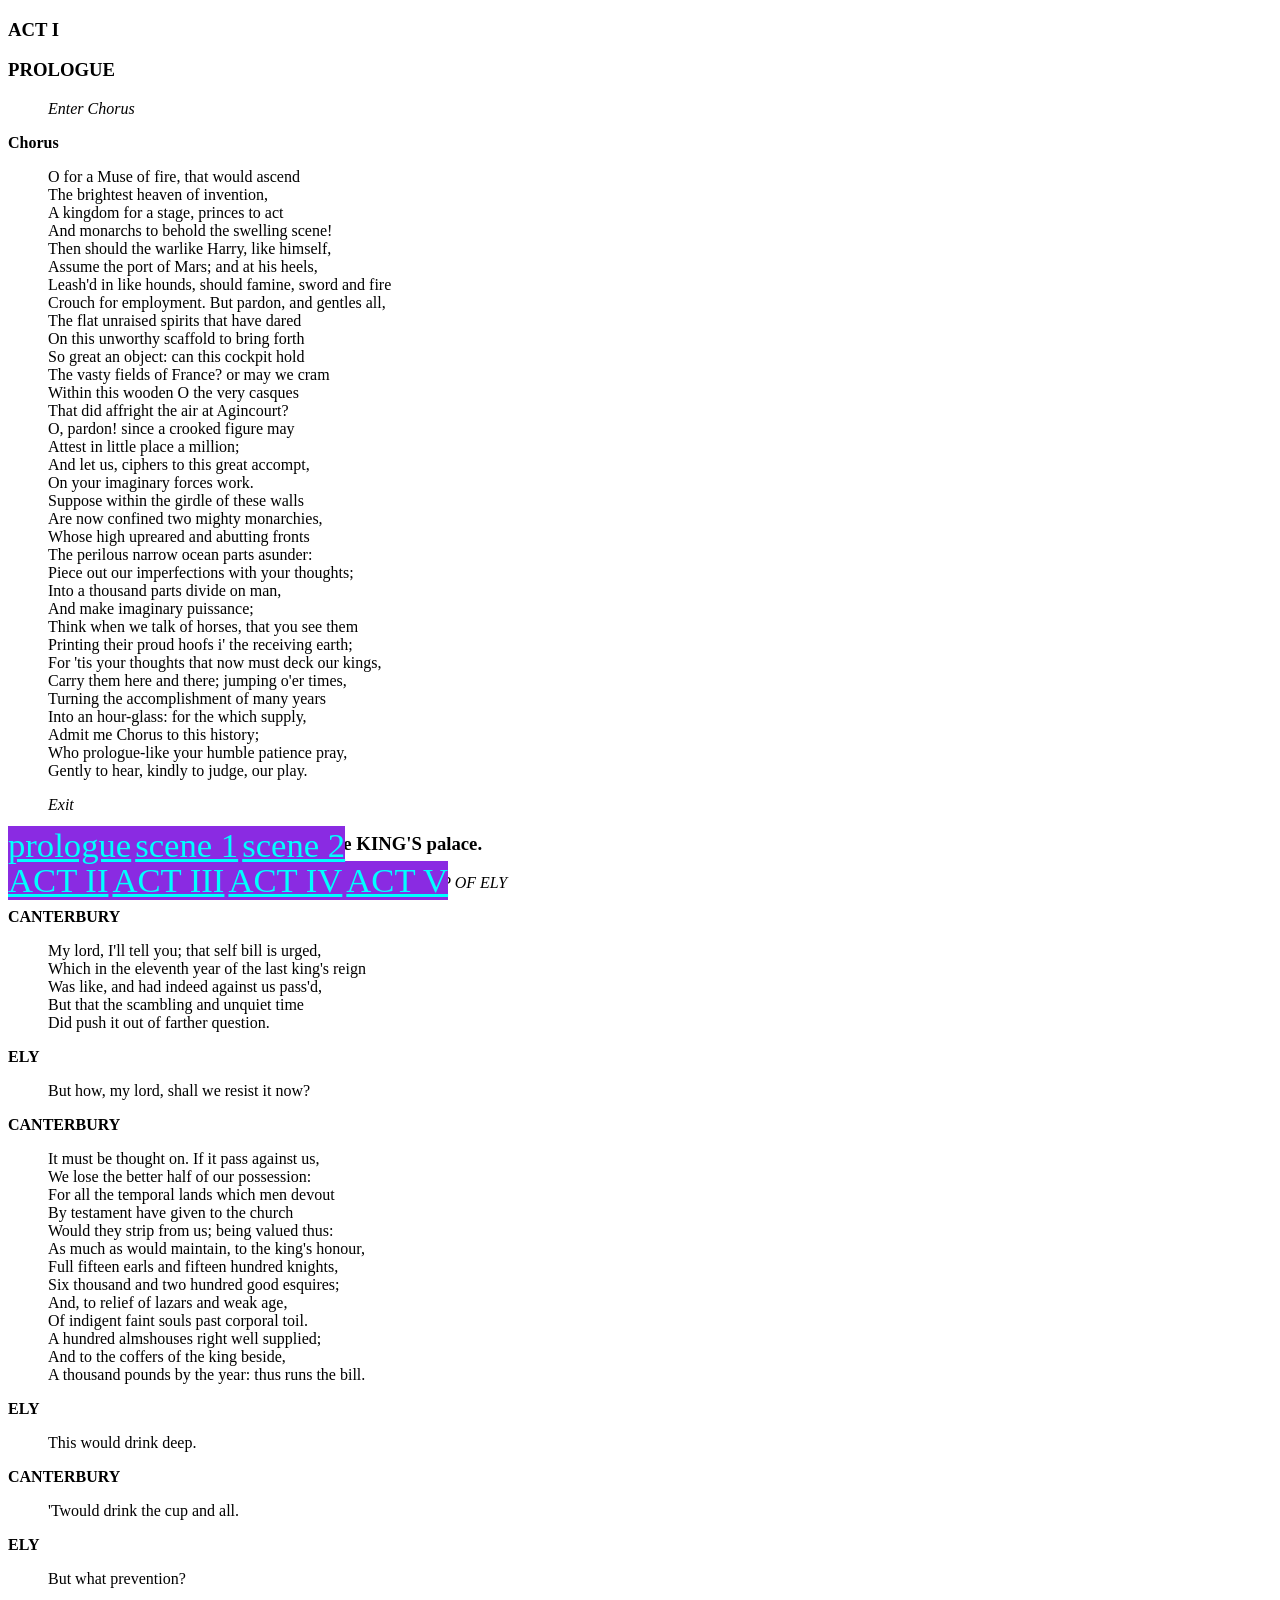
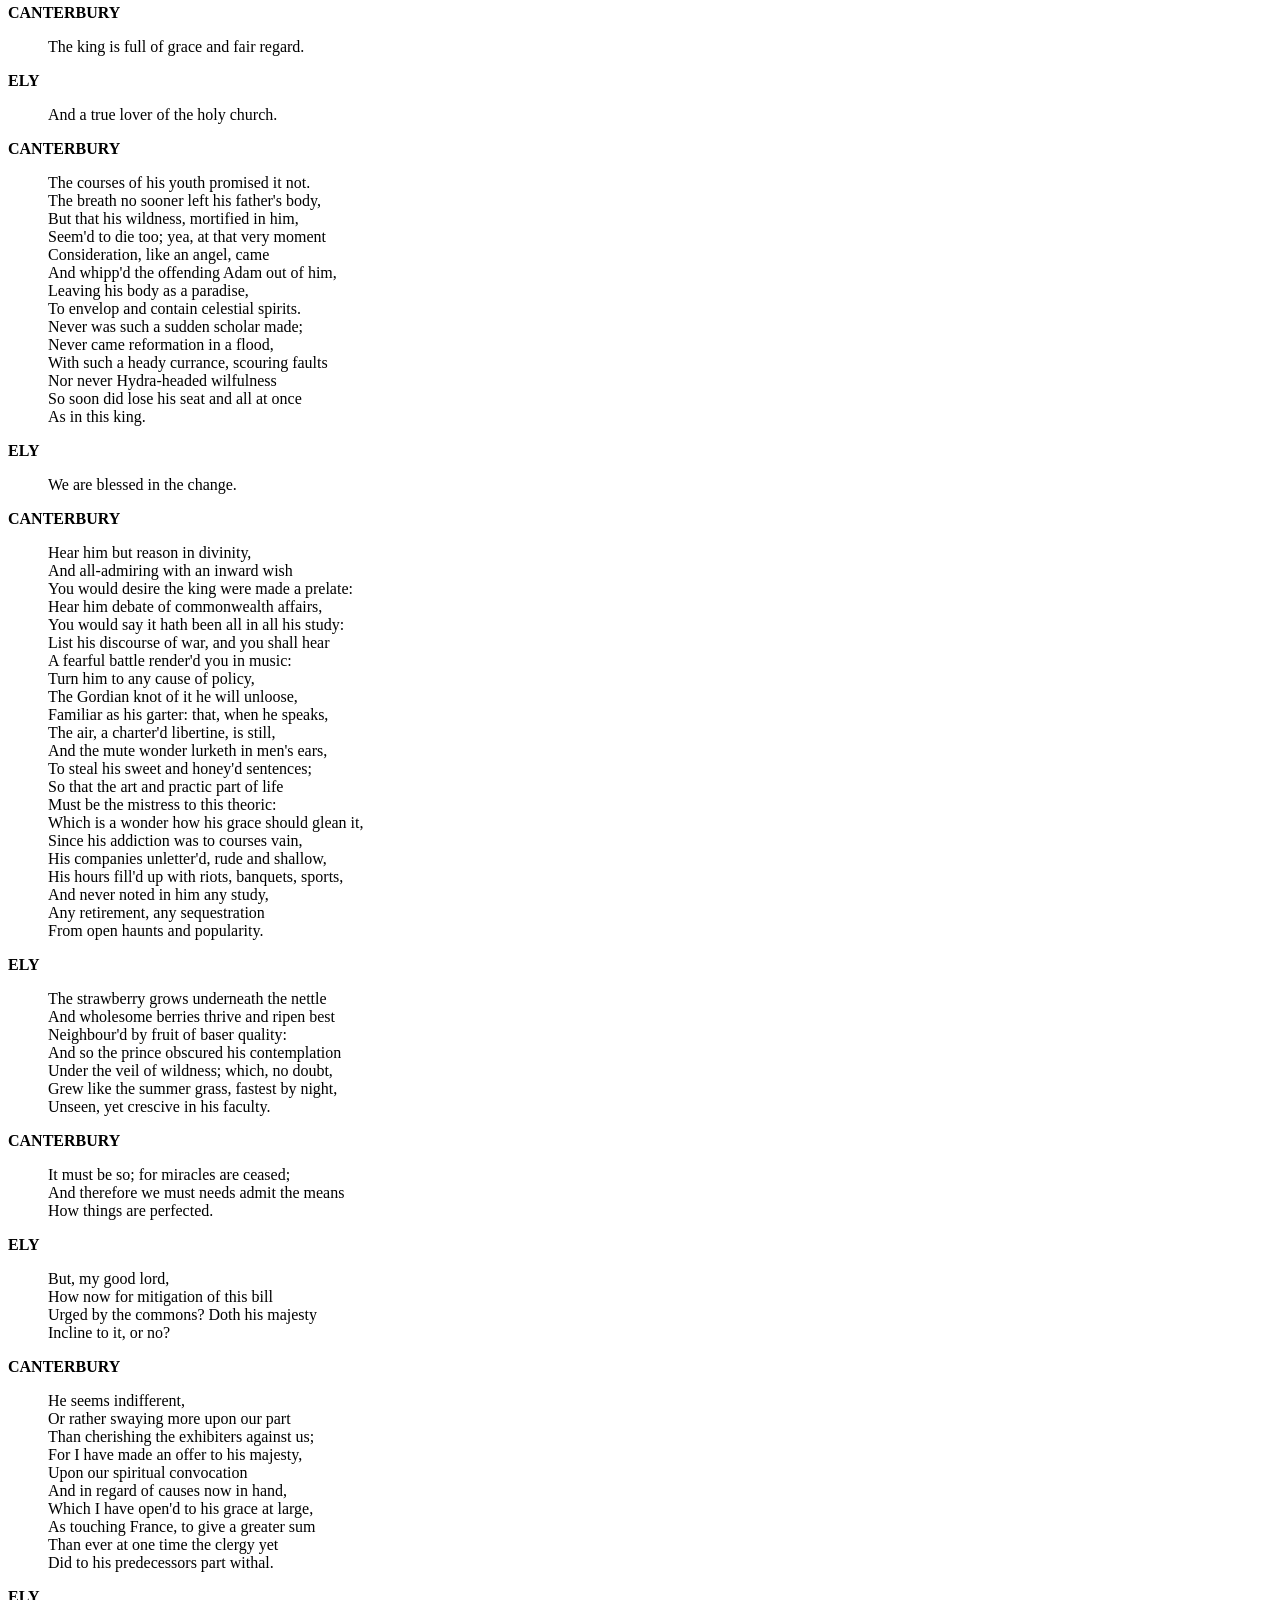
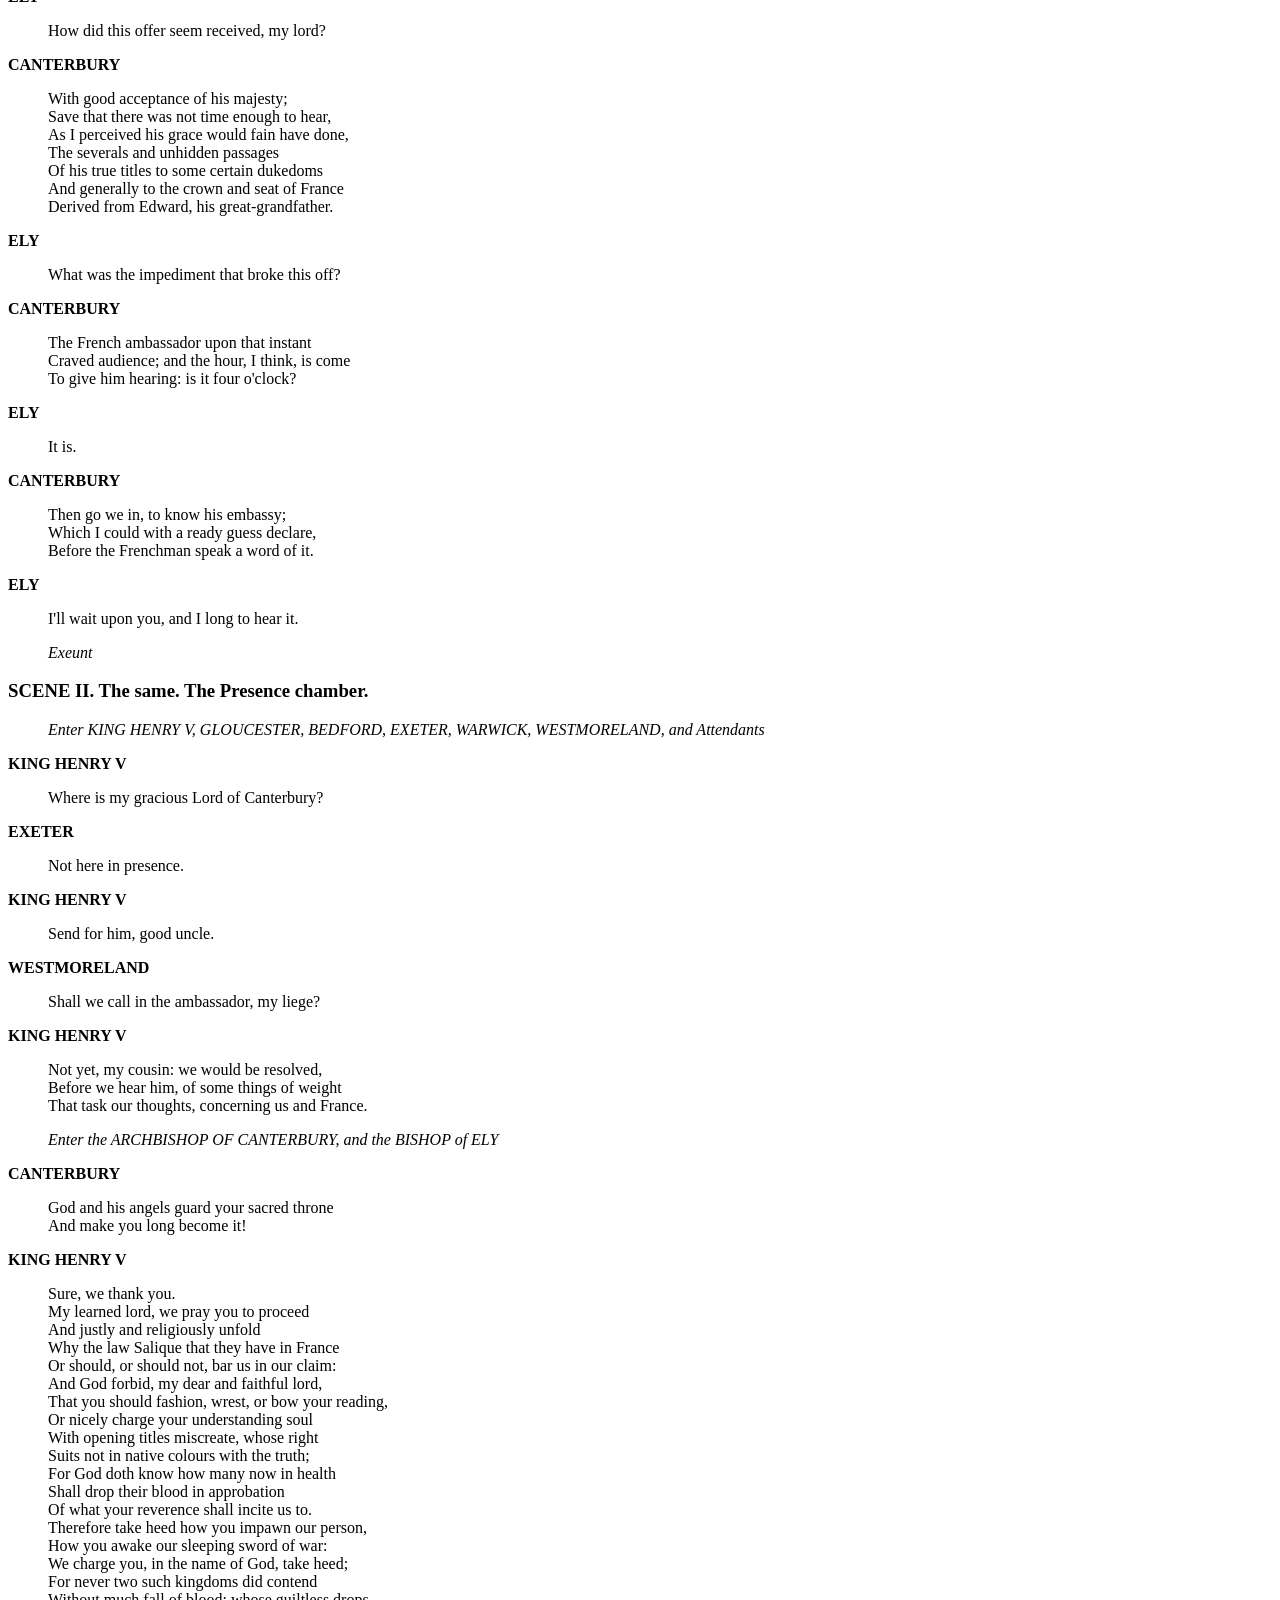
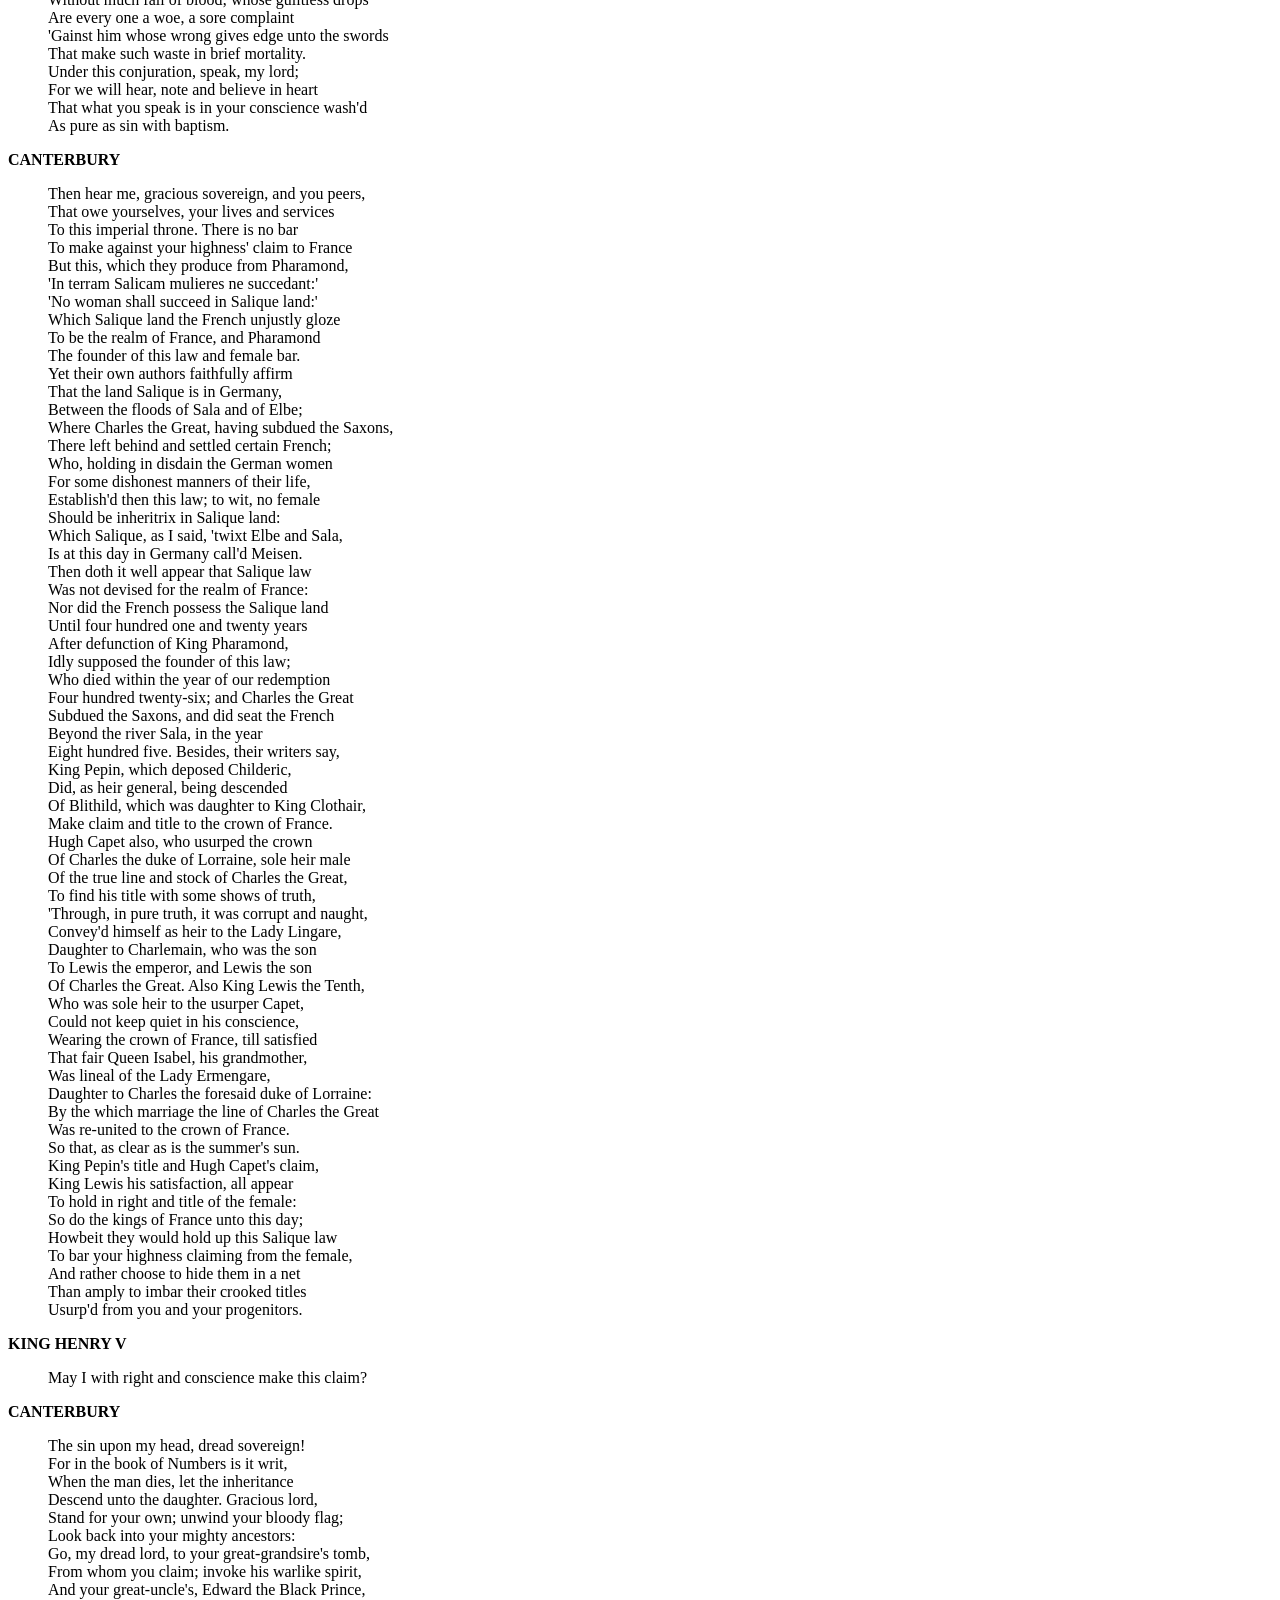
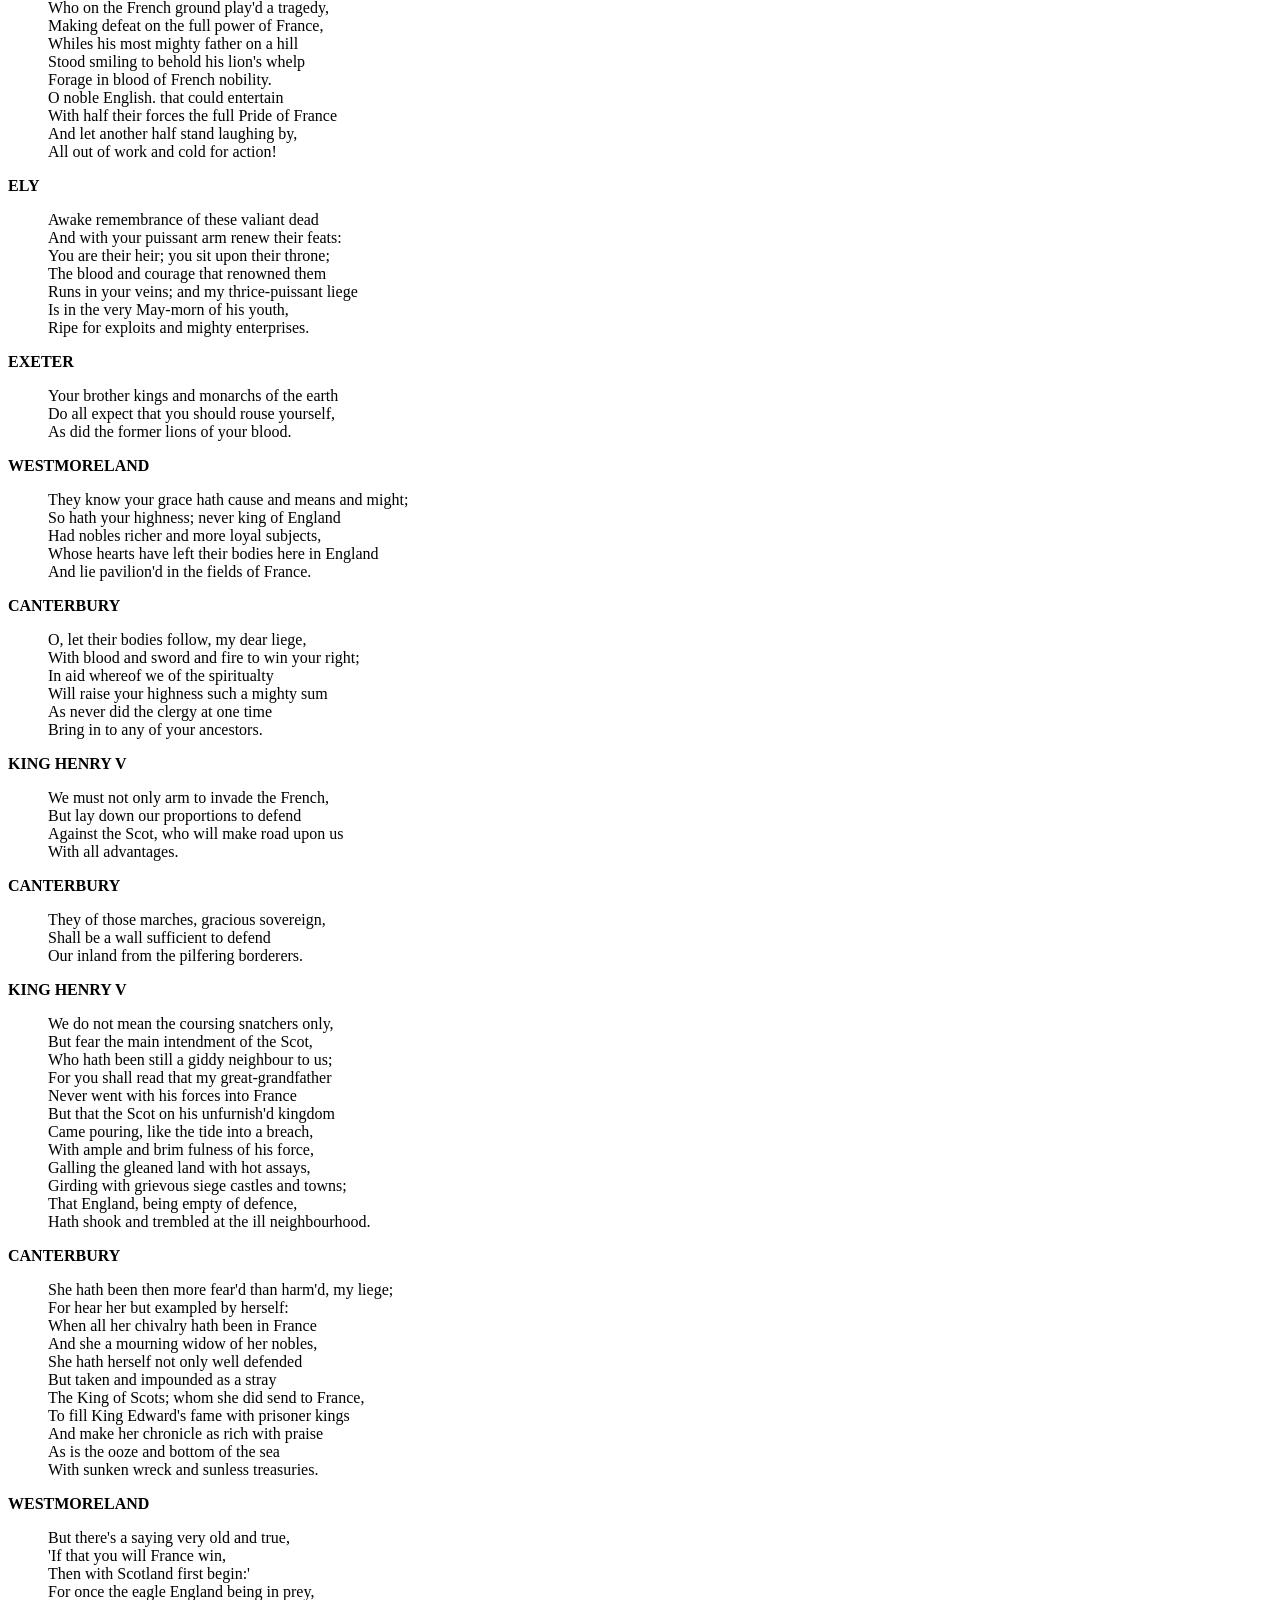
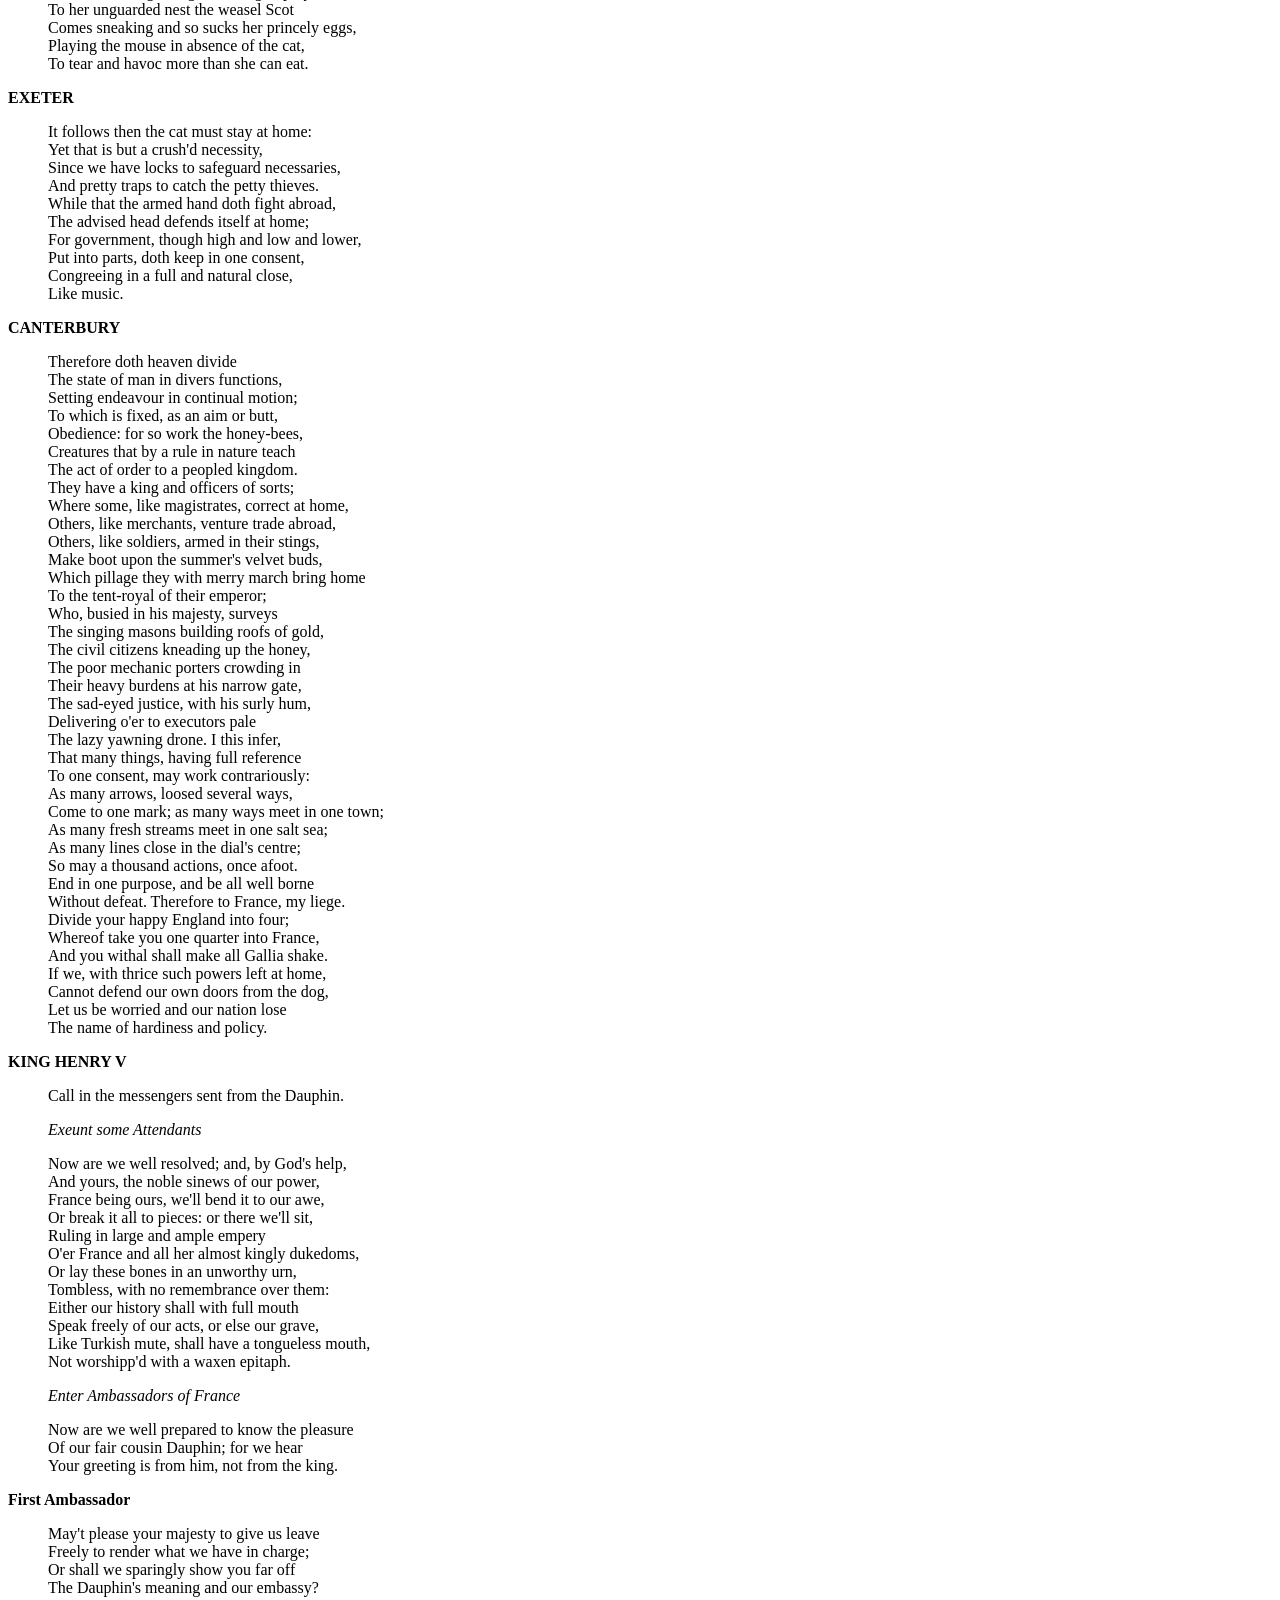
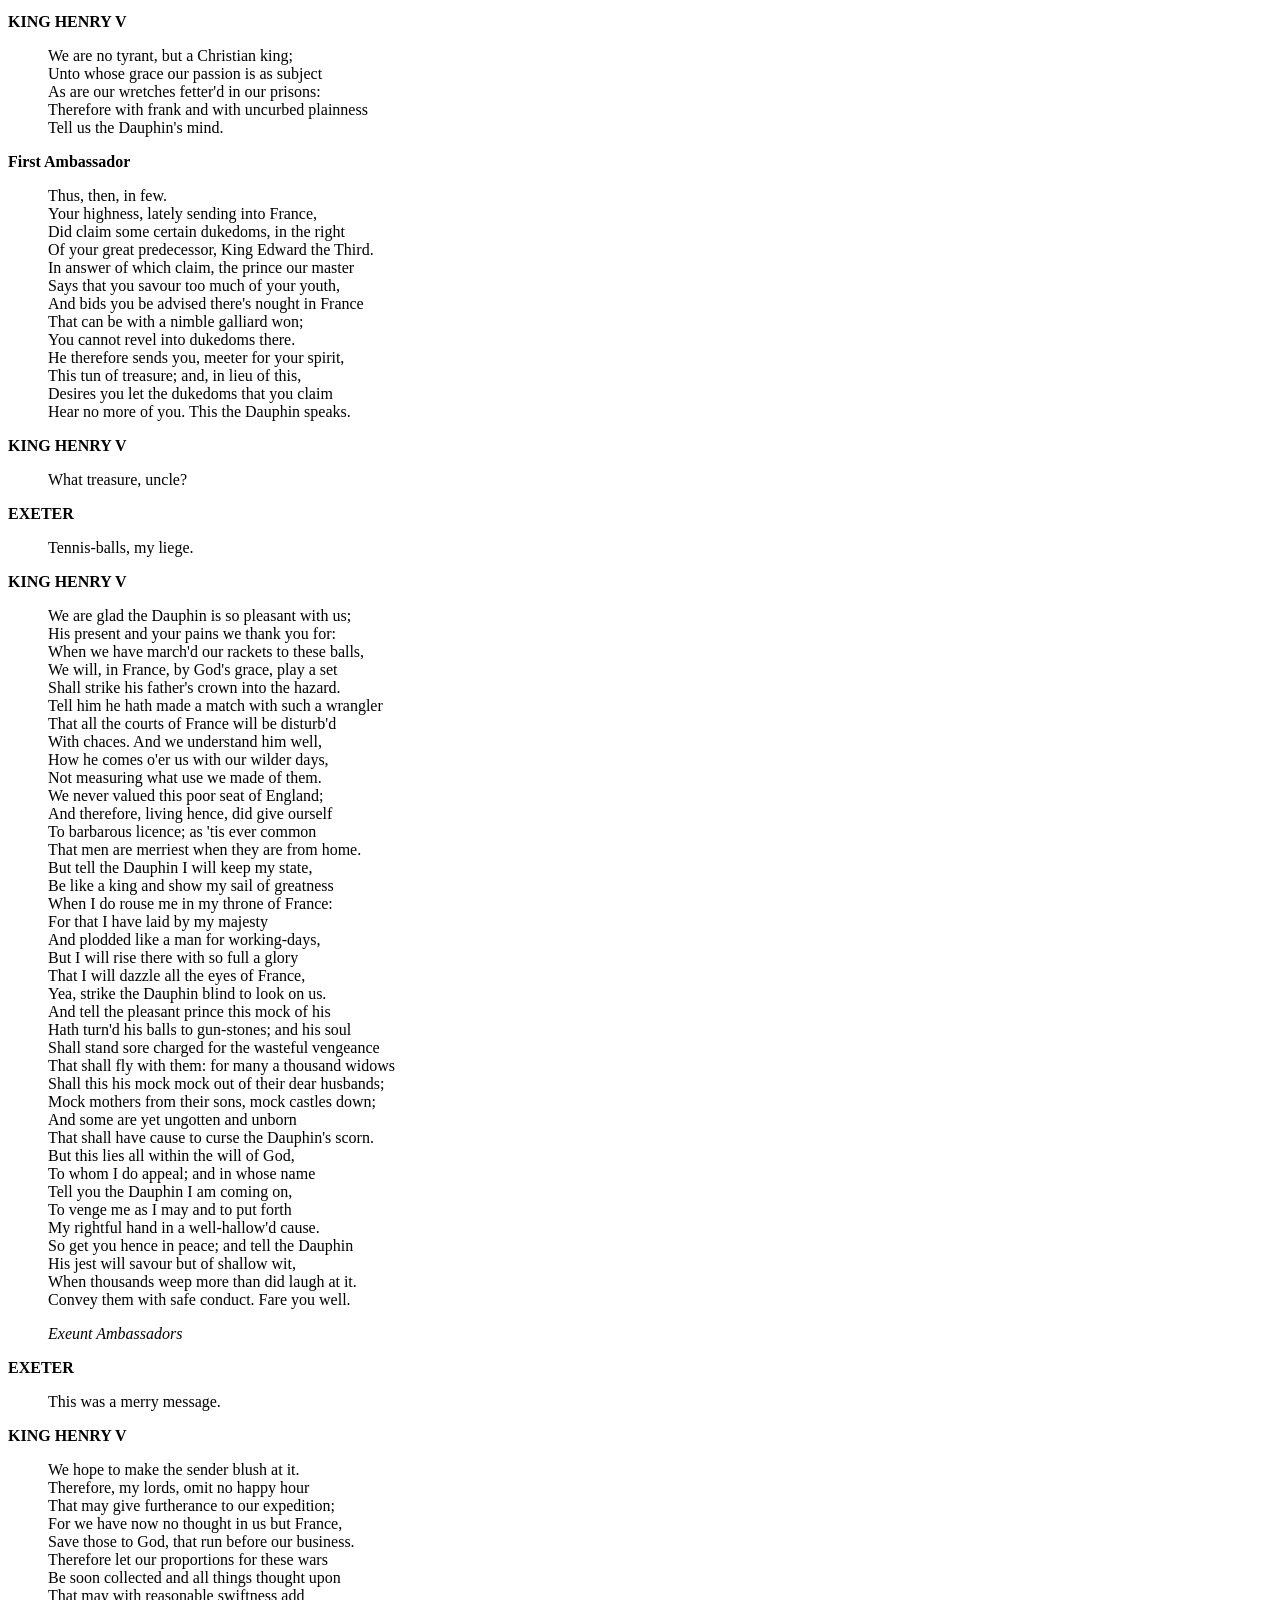
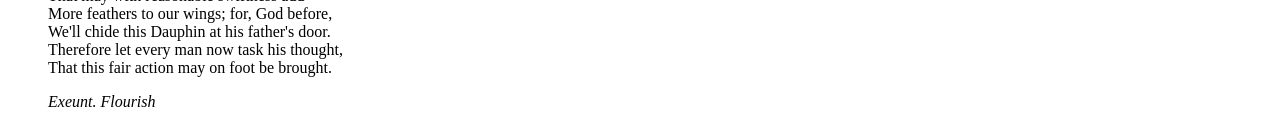
<file: lab05 (1)/Act I.html>
<!DOCTYPE html>
<html lang="en">
    <head>
        <meta charset="UTF-8" />
        <link rel="stylesheet" href="style1.css">
    <meta name="viewport" content="width=device-width, initial-scale=1.0">
        <title>Act I</title>
    </head>
    <body>
        
            <nav>
   
    <a href="Act%20II.html"> ACT II</a>
    <a href="Act%20III.html">ACT III</a>
    <a href="Act%20IV.html">ACT IV</a>
    <a href="Act%20V.html">ACT V</a>
    
    
    
    
    </nav>
    
     <nav id="scenes"> 
    
     <a href="#act1prologue">prologue</a>
    <a href="#act1scene1">scene 1</a>
    <a href="#act1scene2">scene 2</a>

    
    </nav>
    
    <section>
        <h3 id="act1">ACT I</h3>

        <h3 id="act1prologue">PROLOGUE</h3>

        <blockquote>

            <i>Enter Chorus</i>

        </blockquote>



        <b>Chorus</b>

        <blockquote>

            O for a Muse of fire, that would ascend<br>

            The brightest heaven of invention,<br>

            A kingdom for a stage, princes to act<br>

            And monarchs to behold the swelling scene!<br>

            Then should the warlike Harry, like himself,<br>

            Assume the port of Mars; and at his heels,<br>

            Leash'd in like hounds, should famine, sword and fire<br>

            Crouch for employment. But pardon, and gentles all,<br>

            The flat unraised spirits that have dared<br>

            On this unworthy scaffold to bring forth<br>

            So great an object: can this cockpit hold<br>

            The vasty fields of France? or may we cram<br>

            Within this wooden O the very casques<br>

            That did affright the air at Agincourt?<br>

            O, pardon! since a crooked figure may<br>

            Attest in little place a million;<br>

            And let us, ciphers to this great accompt,<br>

            On your imaginary forces work.<br>

            Suppose within the girdle of these walls<br>

            Are now confined two mighty monarchies,<br>

            Whose high upreared and abutting fronts<br>

            The perilous narrow ocean parts asunder:<br>

            Piece out our imperfections with your thoughts;<br>

            Into a thousand parts divide on man,<br>

            And make imaginary puissance;<br>

            Think when we talk of horses, that you see them<br>

            Printing their proud hoofs i' the receiving earth;<br>

            For 'tis your thoughts that now must deck our kings,<br>

            Carry them here and there; jumping o'er times,<br>

            Turning the accomplishment of many years<br>

            Into an hour-glass: for the which supply,<br>

            Admit me Chorus to this history;<br>

            Who prologue-like your humble patience pray,<br>

            Gently to hear, kindly to judge, our play.<br>

            <p><i>Exit</i></p>

        </blockquote>

        <h3 id="act1scene1">SCENE I. London. An ante-chamber in the KING'S palace.</h3>

        <p>
        <blockquote>

            <i>Enter the ARCHBISHOP OF CANTERBURY, and the BISHOP OF ELY</i>

        </blockquote>



        <b>CANTERBURY</b>

        <blockquote>

            My lord, I'll tell you; that self bill is urged,<br>

            Which in the eleventh year of the last king's reign<br>

            Was like, and had indeed against us pass'd,<br>

            But that the scambling and unquiet time<br>

            Did push it out of farther question.<br>

        </blockquote>



        <b>ELY</b>

        <blockquote>

            But how, my lord, shall we resist it now?<br>

        </blockquote>



        <b>CANTERBURY</b>

        <blockquote>

            It must be thought on. If it pass against us,<br>

            We lose the better half of our possession:<br>

            For all the temporal lands which men devout<br>

            By testament have given to the church<br>

            Would they strip from us; being valued thus:<br>

            As much as would maintain, to the king's honour,<br>

            Full fifteen earls and fifteen hundred knights,<br>

            Six thousand and two hundred good esquires;<br>

            And, to relief of lazars and weak age,<br>

            Of indigent faint souls past corporal toil.<br>

            A hundred almshouses right well supplied;<br>

            And to the coffers of the king beside,<br>

            A thousand pounds by the year: thus runs the bill.<br>

        </blockquote>



        <b>ELY</b>

        <blockquote>

            This would drink deep.<br>

        </blockquote>



        <b>CANTERBURY</b>

        <blockquote>

            'Twould drink the cup and all.<br>

        </blockquote>



        <b>ELY</b>

        <blockquote>

            But what prevention?<br>

        </blockquote>



        <b>CANTERBURY</b>

        <blockquote>

            The king is full of grace and fair regard.<br>

        </blockquote>



        <b>ELY</b>

        <blockquote>

            And a true lover of the holy church.<br>

        </blockquote>



        <b>CANTERBURY</b>

        <blockquote>

            The courses of his youth promised it not.<br>

            The breath no sooner left his father's body,<br>

            But that his wildness, mortified in him,<br>

            Seem'd to die too; yea, at that very moment<br>

            Consideration, like an angel, came<br>

            And whipp'd the offending Adam out of him,<br>

            Leaving his body as a paradise,<br>

            To envelop and contain celestial spirits.<br>

            Never was such a sudden scholar made;<br>

            Never came reformation in a flood,<br>

            With such a heady currance, scouring faults<br>

            Nor never Hydra-headed wilfulness<br>

            So soon did lose his seat and all at once<br>

            As in this king.<br>

        </blockquote>



        <b>ELY</b>

        <blockquote>

            We are blessed in the change.<br>

        </blockquote>



        <b>CANTERBURY</b>

        <blockquote>

            Hear him but reason in divinity,<br>

            And all-admiring with an inward wish<br>

            You would desire the king were made a prelate:<br>

            Hear him debate of commonwealth affairs,<br>

            You would say it hath been all in all his study:<br>

            List his discourse of war, and you shall hear<br>

            A fearful battle render'd you in music:<br>

            Turn him to any cause of policy,<br>

            The Gordian knot of it he will unloose,<br>

            Familiar as his garter: that, when he speaks,<br>

            The air, a charter'd libertine, is still,<br>

            And the mute wonder lurketh in men's ears,<br>

            To steal his sweet and honey'd sentences;<br>

            So that the art and practic part of life<br>

            Must be the mistress to this theoric:<br>

            Which is a wonder how his grace should glean it,<br>

            Since his addiction was to courses vain,<br>

            His companies unletter'd, rude and shallow,<br>

            His hours fill'd up with riots, banquets, sports,<br>

            And never noted in him any study,<br>

            Any retirement, any sequestration<br>

            From open haunts and popularity.<br>

        </blockquote>



        <b>ELY</b>

        <blockquote>

            The strawberry grows underneath the nettle<br>

            And wholesome berries thrive and ripen best<br>

            Neighbour'd by fruit of baser quality:<br>

            And so the prince obscured his contemplation<br>

            Under the veil of wildness; which, no doubt,<br>

            Grew like the summer grass, fastest by night,<br>

            Unseen, yet crescive in his faculty.<br>

        </blockquote>



        <b>CANTERBURY</b>

        <blockquote>

            It must be so; for miracles are ceased;<br>

            And therefore we must needs admit the means<br>

            How things are perfected.<br>

        </blockquote>



        <b>ELY</b>

        <blockquote>

            But, my good lord,<br>

            How now for mitigation of this bill<br>

            Urged by the commons? Doth his majesty<br>

            Incline to it, or no?<br>

        </blockquote>



        <b>CANTERBURY</b>

        <blockquote>

            He seems indifferent,<br>

            Or rather swaying more upon our part<br>

            Than cherishing the exhibiters against us;<br>

            For I have made an offer to his majesty,<br>

            Upon our spiritual convocation<br>

            And in regard of causes now in hand,<br>

            Which I have open'd to his grace at large,<br>

            As touching France, to give a greater sum<br>

            Than ever at one time the clergy yet<br>

            Did to his predecessors part withal.<br>

        </blockquote>



        <b>ELY</b>

        <blockquote>

            How did this offer seem received, my lord?<br>

        </blockquote>



        <b>CANTERBURY</b>

        <blockquote>

            With good acceptance of his majesty;<br>

            Save that there was not time enough to hear,<br>

            As I perceived his grace would fain have done,<br>

            The severals and unhidden passages<br>

            Of his true titles to some certain dukedoms<br>

            And generally to the crown and seat of France<br>

            Derived from Edward, his great-grandfather.<br>

        </blockquote>



        <b>ELY</b>

        <blockquote>

            What was the impediment that broke this off?<br>

        </blockquote>



        <b>CANTERBURY</b>

        <blockquote>

            The French ambassador upon that instant<br>

            Craved audience; and the hour, I think, is come<br>

            To give him hearing: is it four o'clock?<br>

        </blockquote>



        <b>ELY</b>

        <blockquote>

            It is.<br>

        </blockquote>



        <b>CANTERBURY</b>

        <blockquote>

            Then go we in, to know his embassy;<br>

            Which I could with a ready guess declare,<br>

            Before the Frenchman speak a word of it.<br>

        </blockquote>



        <b>ELY</b>

        <blockquote>

            I'll wait upon you, and I long to hear it.<br>

            <p><i>Exeunt</i></p>

        </blockquote>

        <h3 id="act1scene2">SCENE II. The same. The Presence chamber.</h3>

        <p>
        <blockquote>

            <i>Enter KING HENRY V, GLOUCESTER, BEDFORD, EXETER, WARWICK, WESTMORELAND, and Attendants</i>

        </blockquote>



        <b>KING HENRY V</b>

        <blockquote>

            Where is my gracious Lord of Canterbury?<br>

        </blockquote>



        <b>EXETER</b>

        <blockquote>

            Not here in presence.<br>

        </blockquote>



        <b>KING HENRY V</b>

        <blockquote>

            Send for him, good uncle.<br>

        </blockquote>



        <b>WESTMORELAND</b>

        <blockquote>

            Shall we call in the ambassador, my liege?<br>

        </blockquote>



        <b>KING HENRY V</b>

        <blockquote>

            Not yet, my cousin: we would be resolved,<br>

            Before we hear him, of some things of weight<br>

            That task our thoughts, concerning us and France.<br>

            <p><i>Enter the ARCHBISHOP OF CANTERBURY, and the BISHOP of ELY</i></p>

        </blockquote>



        <b>CANTERBURY</b>

        <blockquote>

            God and his angels guard your sacred throne<br>

            And make you long become it!<br>

        </blockquote>



        <b>KING HENRY V</b>

        <blockquote>

            Sure, we thank you.<br>

            My learned lord, we pray you to proceed<br>

            And justly and religiously unfold<br>

            Why the law Salique that they have in France<br>

            Or should, or should not, bar us in our claim:<br>

            And God forbid, my dear and faithful lord,<br>

            That you should fashion, wrest, or bow your reading,<br>

            Or nicely charge your understanding soul<br>

            With opening titles miscreate, whose right<br>

            Suits not in native colours with the truth;<br>

            For God doth know how many now in health<br>

            Shall drop their blood in approbation<br>

            Of what your reverence shall incite us to.<br>

            Therefore take heed how you impawn our person,<br>

            How you awake our sleeping sword of war:<br>

            We charge you, in the name of God, take heed;<br>

            For never two such kingdoms did contend<br>

            Without much fall of blood; whose guiltless drops<br>

            Are every one a woe, a sore complaint<br>

            'Gainst him whose wrong gives edge unto the swords<br>

            That make such waste in brief mortality.<br>

            Under this conjuration, speak, my lord;<br>

            For we will hear, note and believe in heart<br>

            That what you speak is in your conscience wash'd<br>

            As pure as sin with baptism.<br>

        </blockquote>



        <b>CANTERBURY</b>

        <blockquote>

            Then hear me, gracious sovereign, and you peers,<br>

            That owe yourselves, your lives and services<br>

            To this imperial throne. There is no bar<br>

            To make against your highness' claim to France<br>

            But this, which they produce from Pharamond,<br>

            'In terram Salicam mulieres ne succedant:'<br>

            'No woman shall succeed in Salique land:'<br>

            Which Salique land the French unjustly gloze<br>

            To be the realm of France, and Pharamond<br>

            The founder of this law and female bar.<br>

            Yet their own authors faithfully affirm<br>

            That the land Salique is in Germany,<br>

            Between the floods of Sala and of Elbe;<br>

            Where Charles the Great, having subdued the Saxons,<br>

            There left behind and settled certain French;<br>

            Who, holding in disdain the German women<br>

            For some dishonest manners of their life,<br>

            Establish'd then this law; to wit, no female<br>

            Should be inheritrix in Salique land:<br>

            Which Salique, as I said, 'twixt Elbe and Sala,<br>

            Is at this day in Germany call'd Meisen.<br>

            Then doth it well appear that Salique law<br>

            Was not devised for the realm of France:<br>

            Nor did the French possess the Salique land<br>

            Until four hundred one and twenty years<br>

            After defunction of King Pharamond,<br>

            Idly supposed the founder of this law;<br>

            Who died within the year of our redemption<br>

            Four hundred twenty-six; and Charles the Great<br>

            Subdued the Saxons, and did seat the French<br>

            Beyond the river Sala, in the year<br>

            Eight hundred five. Besides, their writers say,<br>

            King Pepin, which deposed Childeric,<br>

            Did, as heir general, being descended<br>

            Of Blithild, which was daughter to King Clothair,<br>

            Make claim and title to the crown of France.<br>

            Hugh Capet also, who usurped the crown<br>

            Of Charles the duke of Lorraine, sole heir male<br>

            Of the true line and stock of Charles the Great,<br>

            To find his title with some shows of truth,<br>

            'Through, in pure truth, it was corrupt and naught,<br>

            Convey'd himself as heir to the Lady Lingare,<br>

            Daughter to Charlemain, who was the son<br>

            To Lewis the emperor, and Lewis the son<br>

            Of Charles the Great. Also King Lewis the Tenth,<br>

            Who was sole heir to the usurper Capet,<br>

            Could not keep quiet in his conscience,<br>

            Wearing the crown of France, till satisfied<br>

            That fair Queen Isabel, his grandmother,<br>

            Was lineal of the Lady Ermengare,<br>

            Daughter to Charles the foresaid duke of Lorraine:<br>

            By the which marriage the line of Charles the Great<br>

            Was re-united to the crown of France.<br>

            So that, as clear as is the summer's sun.<br>

            King Pepin's title and Hugh Capet's claim,<br>

            King Lewis his satisfaction, all appear<br>

            To hold in right and title of the female:<br>

            So do the kings of France unto this day;<br>

            Howbeit they would hold up this Salique law<br>

            To bar your highness claiming from the female,<br>

            And rather choose to hide them in a net<br>

            Than amply to imbar their crooked titles<br>

            Usurp'd from you and your progenitors.<br>

        </blockquote>



        <b>KING HENRY V</b>

        <blockquote>

            May I with right and conscience make this claim?<br>

        </blockquote>



        <b>CANTERBURY</b>

        <blockquote>

            The sin upon my head, dread sovereign!<br>

            For in the book of Numbers is it writ,<br>

            When the man dies, let the inheritance<br>

            Descend unto the daughter. Gracious lord,<br>

            Stand for your own; unwind your bloody flag;<br>

            Look back into your mighty ancestors:<br>

            Go, my dread lord, to your great-grandsire's tomb,<br>

            From whom you claim; invoke his warlike spirit,<br>

            And your great-uncle's, Edward the Black Prince,<br>

            Who on the French ground play'd a tragedy,<br>

            Making defeat on the full power of France,<br>

            Whiles his most mighty father on a hill<br>

            Stood smiling to behold his lion's whelp<br>

            Forage in blood of French nobility.<br>

            O noble English. that could entertain<br>

            With half their forces the full Pride of France<br>

            And let another half stand laughing by,<br>

            All out of work and cold for action!<br>

        </blockquote>



        <b>ELY</b>

        <blockquote>

            Awake remembrance of these valiant dead<br>

            And with your puissant arm renew their feats:<br>

            You are their heir; you sit upon their throne;<br>

            The blood and courage that renowned them<br>

            Runs in your veins; and my thrice-puissant liege<br>

            Is in the very May-morn of his youth,<br>

            Ripe for exploits and mighty enterprises.<br>

        </blockquote>



        <b>EXETER</b>

        <blockquote>

            Your brother kings and monarchs of the earth<br>

            Do all expect that you should rouse yourself,<br>

            As did the former lions of your blood.<br>

        </blockquote>



        <b>WESTMORELAND</b>

        <blockquote>

            They know your grace hath cause and means and might;<br>

            So hath your highness; never king of England<br>

            Had nobles richer and more loyal subjects,<br>

            Whose hearts have left their bodies here in England<br>

            And lie pavilion'd in the fields of France.<br>

        </blockquote>



        <b>CANTERBURY</b>

        <blockquote>

            O, let their bodies follow, my dear liege,<br>

            With blood and sword and fire to win your right;<br>

            In aid whereof we of the spiritualty<br>

            Will raise your highness such a mighty sum<br>

            As never did the clergy at one time<br>

            Bring in to any of your ancestors.<br>

        </blockquote>



        <b>KING HENRY V</b>

        <blockquote>

            We must not only arm to invade the French,<br>

            But lay down our proportions to defend<br>

            Against the Scot, who will make road upon us<br>

            With all advantages.<br>

        </blockquote>



        <b>CANTERBURY</b>

        <blockquote>

            They of those marches, gracious sovereign,<br>

            Shall be a wall sufficient to defend<br>

            Our inland from the pilfering borderers.<br>

        </blockquote>



        <b>KING HENRY V</b>

        <blockquote>

            We do not mean the coursing snatchers only,<br>

            But fear the main intendment of the Scot,<br>

            Who hath been still a giddy neighbour to us;<br>

            For you shall read that my great-grandfather<br>

            Never went with his forces into France<br>

            But that the Scot on his unfurnish'd kingdom<br>

            Came pouring, like the tide into a breach,<br>

            With ample and brim fulness of his force,<br>

            Galling the gleaned land with hot assays,<br>

            Girding with grievous siege castles and towns;<br>

            That England, being empty of defence,<br>

            Hath shook and trembled at the ill neighbourhood.<br>

        </blockquote>



        <b>CANTERBURY</b>

        <blockquote>

            She hath been then more fear'd than harm'd, my liege;<br>

            For hear her but exampled by herself:<br>

            When all her chivalry hath been in France<br>

            And she a mourning widow of her nobles,<br>

            She hath herself not only well defended<br>

            But taken and impounded as a stray<br>

            The King of Scots; whom she did send to France,<br>

            To fill King Edward's fame with prisoner kings<br>

            And make her chronicle as rich with praise<br>

            As is the ooze and bottom of the sea<br>

            With sunken wreck and sunless treasuries.<br>

        </blockquote>



        <b>WESTMORELAND</b>

        <blockquote>

            But there's a saying very old and true,<br>

            'If that you will France win,<br>

            Then with Scotland first begin:'<br>

            For once the eagle England being in prey,<br>

            To her unguarded nest the weasel Scot<br>

            Comes sneaking and so sucks her princely eggs,<br>

            Playing the mouse in absence of the cat,<br>

            To tear and havoc more than she can eat.<br>

        </blockquote>



        <b>EXETER</b>

        <blockquote>

            It follows then the cat must stay at home:<br>

            Yet that is but a crush'd necessity,<br>

            Since we have locks to safeguard necessaries,<br>

            And pretty traps to catch the petty thieves.<br>

            While that the armed hand doth fight abroad,<br>

            The advised head defends itself at home;<br>

            For government, though high and low and lower,<br>

            Put into parts, doth keep in one consent,<br>

            Congreeing in a full and natural close,<br>

            Like music.<br>

        </blockquote>



        <b>CANTERBURY</b>

        <blockquote>

            Therefore doth heaven divide<br>

            The state of man in divers functions,<br>

            Setting endeavour in continual motion;<br>

            To which is fixed, as an aim or butt,<br>

            Obedience: for so work the honey-bees,<br>

            Creatures that by a rule in nature teach<br>

            The act of order to a peopled kingdom.<br>

            They have a king and officers of sorts;<br>

            Where some, like magistrates, correct at home,<br>

            Others, like merchants, venture trade abroad,<br>

            Others, like soldiers, armed in their stings,<br>

            Make boot upon the summer's velvet buds,<br>

            Which pillage they with merry march bring home<br>

            To the tent-royal of their emperor;<br>

            Who, busied in his majesty, surveys<br>

            The singing masons building roofs of gold,<br>

            The civil citizens kneading up the honey,<br>

            The poor mechanic porters crowding in<br>

            Their heavy burdens at his narrow gate,<br>

            The sad-eyed justice, with his surly hum,<br>

            Delivering o'er to executors pale<br>

            The lazy yawning drone. I this infer,<br>

            That many things, having full reference<br>

            To one consent, may work contrariously:<br>

            As many arrows, loosed several ways,<br>

            Come to one mark; as many ways meet in one town;<br>

            As many fresh streams meet in one salt sea;<br>

            As many lines close in the dial's centre;<br>

            So may a thousand actions, once afoot.<br>

            End in one purpose, and be all well borne<br>

            Without defeat. Therefore to France, my liege.<br>

            Divide your happy England into four;<br>

            Whereof take you one quarter into France,<br>

            And you withal shall make all Gallia shake.<br>

            If we, with thrice such powers left at home,<br>

            Cannot defend our own doors from the dog,<br>

            Let us be worried and our nation lose<br>

            The name of hardiness and policy.<br>

        </blockquote>



        <b>KING HENRY V</b>

        <blockquote>

            Call in the messengers sent from the Dauphin.<br>

            <p><i>Exeunt some Attendants</i></p>

            Now are we well resolved; and, by God's help,<br>

            And yours, the noble sinews of our power,<br>

            France being ours, we'll bend it to our awe,<br>

            Or break it all to pieces: or there we'll sit,<br>

            Ruling in large and ample empery<br>

            O'er France and all her almost kingly dukedoms,<br>

            Or lay these bones in an unworthy urn,<br>

            Tombless, with no remembrance over them:<br>

            Either our history shall with full mouth<br>

            Speak freely of our acts, or else our grave,<br>

            Like Turkish mute, shall have a tongueless mouth,<br>

            Not worshipp'd with a waxen epitaph.<br>

            <p><i>Enter Ambassadors of France</i></p>

            Now are we well prepared to know the pleasure<br>

            Of our fair cousin Dauphin; for we hear<br>

            Your greeting is from him, not from the king.<br>

        </blockquote>



        <b>First Ambassador</b>

        <blockquote>

            May't please your majesty to give us leave<br>

            Freely to render what we have in charge;<br>

            Or shall we sparingly show you far off<br>

            The Dauphin's meaning and our embassy?<br>

        </blockquote>



        <b>KING HENRY V</b>

        <blockquote>

            We are no tyrant, but a Christian king;<br>

            Unto whose grace our passion is as subject<br>

            As are our wretches fetter'd in our prisons:<br>

            Therefore with frank and with uncurbed plainness<br>

            Tell us the Dauphin's mind.<br>

        </blockquote>



        <b>First Ambassador</b>

        <blockquote>

            Thus, then, in few.<br>

            Your highness, lately sending into France,<br>

            Did claim some certain dukedoms, in the right<br>

            Of your great predecessor, King Edward the Third.<br>

            In answer of which claim, the prince our master<br>

            Says that you savour too much of your youth,<br>

            And bids you be advised there's nought in France<br>

            That can be with a nimble galliard won;<br>

            You cannot revel into dukedoms there.<br>

            He therefore sends you, meeter for your spirit,<br>

            This tun of treasure; and, in lieu of this,<br>

            Desires you let the dukedoms that you claim<br>

            Hear no more of you. This the Dauphin speaks.<br>

        </blockquote>



        <b>KING HENRY V</b>

        <blockquote>

            What treasure, uncle?<br>

        </blockquote>



        <b>EXETER</b>

        <blockquote>

            Tennis-balls, my liege.<br>

        </blockquote>



        <b>KING HENRY V</b>

        <blockquote>

            We are glad the Dauphin is so pleasant with us;<br>

            His present and your pains we thank you for:<br>

            When we have march'd our rackets to these balls,<br>

            We will, in France, by God's grace, play a set<br>

            Shall strike his father's crown into the hazard.<br>

            Tell him he hath made a match with such a wrangler<br>

            That all the courts of France will be disturb'd<br>

            With chaces. And we understand him well,<br>

            How he comes o'er us with our wilder days,<br>

            Not measuring what use we made of them.<br>

            We never valued this poor seat of England;<br>

            And therefore, living hence, did give ourself<br>

            To barbarous licence; as 'tis ever common<br>

            That men are merriest when they are from home.<br>

            But tell the Dauphin I will keep my state,<br>

            Be like a king and show my sail of greatness<br>

            When I do rouse me in my throne of France:<br>

            For that I have laid by my majesty<br>

            And plodded like a man for working-days,<br>

            But I will rise there with so full a glory<br>

            That I will dazzle all the eyes of France,<br>

            Yea, strike the Dauphin blind to look on us.<br>

            And tell the pleasant prince this mock of his<br>

            Hath turn'd his balls to gun-stones; and his soul<br>

            Shall stand sore charged for the wasteful vengeance<br>

            That shall fly with them: for many a thousand widows<br>

            Shall this his mock mock out of their dear husbands;<br>

            Mock mothers from their sons, mock castles down;<br>

            And some are yet ungotten and unborn<br>

            That shall have cause to curse the Dauphin's scorn.<br>

            But this lies all within the will of God,<br>

            To whom I do appeal; and in whose name<br>

            Tell you the Dauphin I am coming on,<br>

            To venge me as I may and to put forth<br>

            My rightful hand in a well-hallow'd cause.<br>

            So get you hence in peace; and tell the Dauphin<br>

            His jest will savour but of shallow wit,<br>

            When thousands weep more than did laugh at it.<br>

            Convey them with safe conduct. Fare you well.<br>

            <p><i>Exeunt Ambassadors</i></p>

        </blockquote>



        <b>EXETER</b>

        <blockquote>

            This was a merry message.<br>

        </blockquote>



        <b>KING HENRY V</b>

        <blockquote>

            We hope to make the sender blush at it.<br>

            Therefore, my lords, omit no happy hour<br>

            That may give furtherance to our expedition;<br>

            For we have now no thought in us but France,<br>

            Save those to God, that run before our business.<br>

            Therefore let our proportions for these wars<br>

            Be soon collected and all things thought upon<br>

            That may with reasonable swiftness add<br>

            More feathers to our wings; for, God before,<br>

            We'll chide this Dauphin at his father's door.<br>

            Therefore let every man now task his thought,<br>

            That this fair action may on foot be brought.<br>

            <p><i>Exeunt. Flourish</i></p>

        </blockquote>
        <p>

    </section>
    
    
    </body>
</html>
</file>
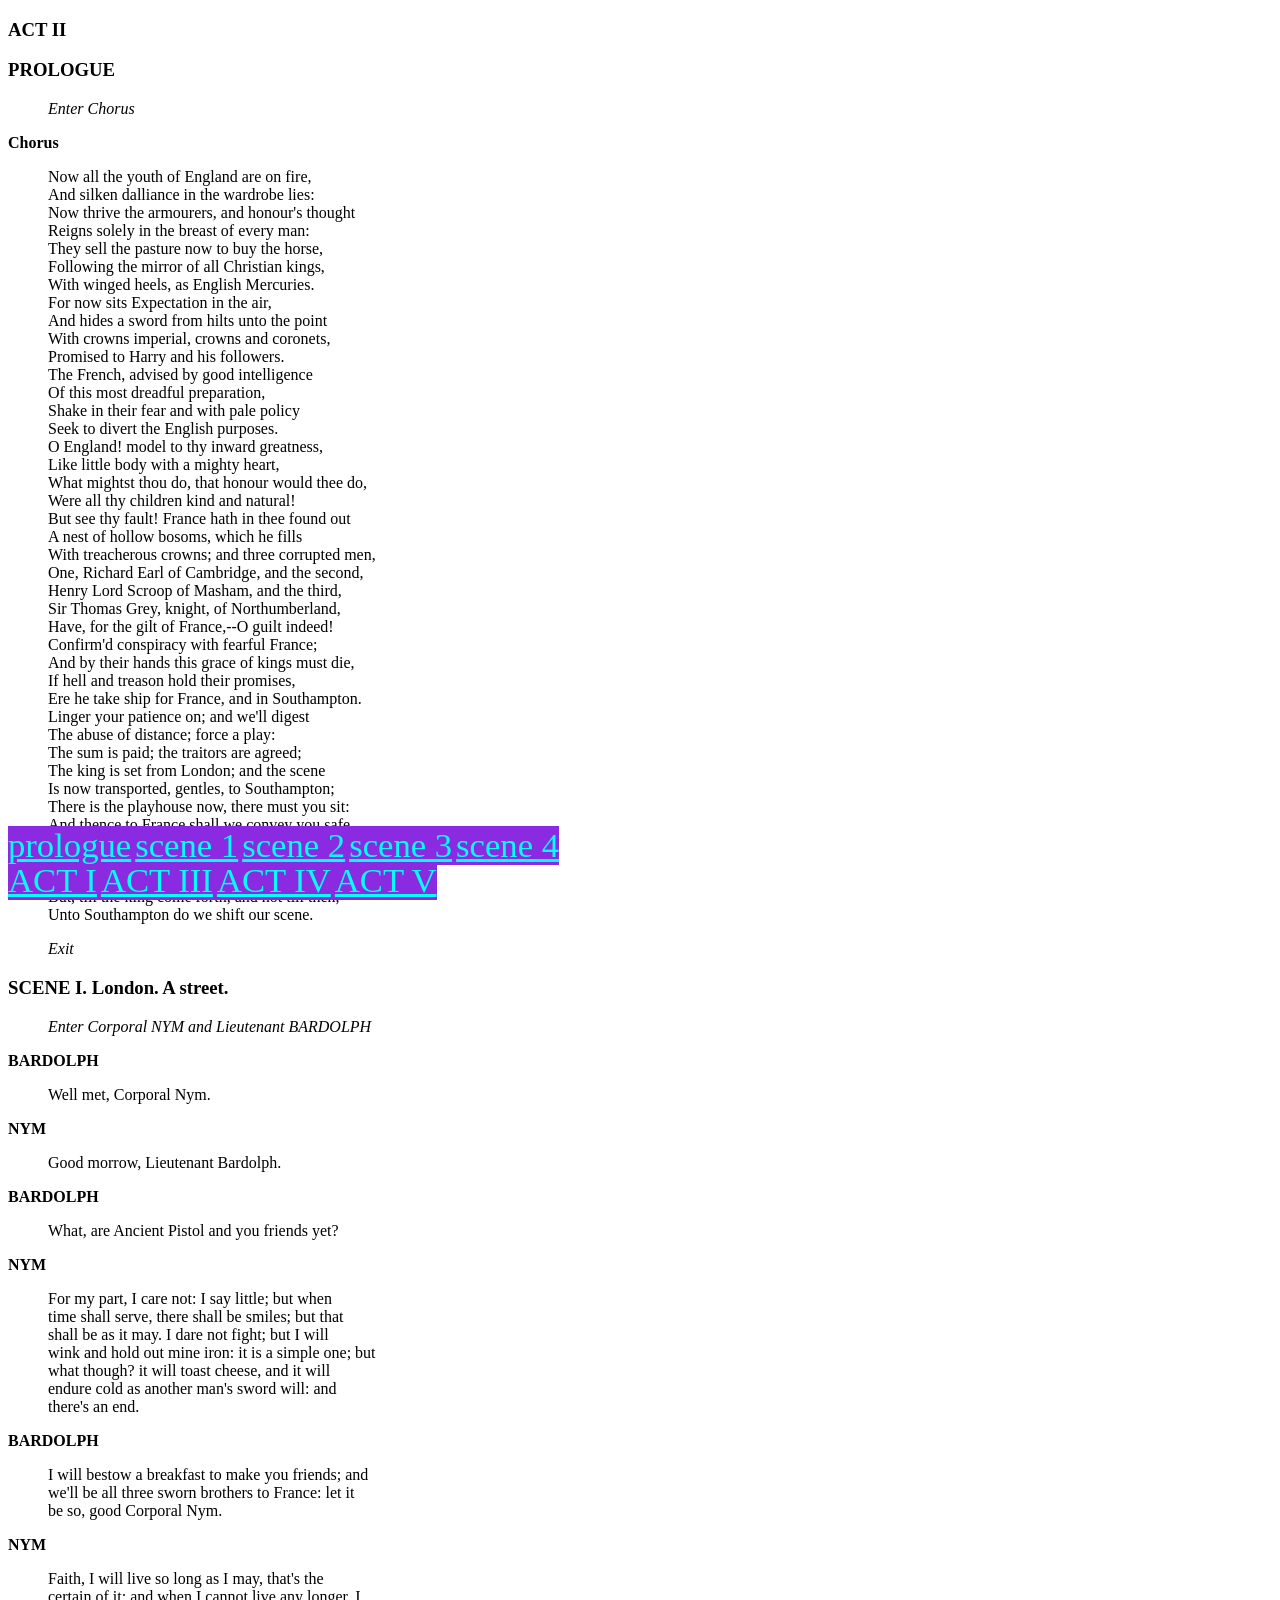
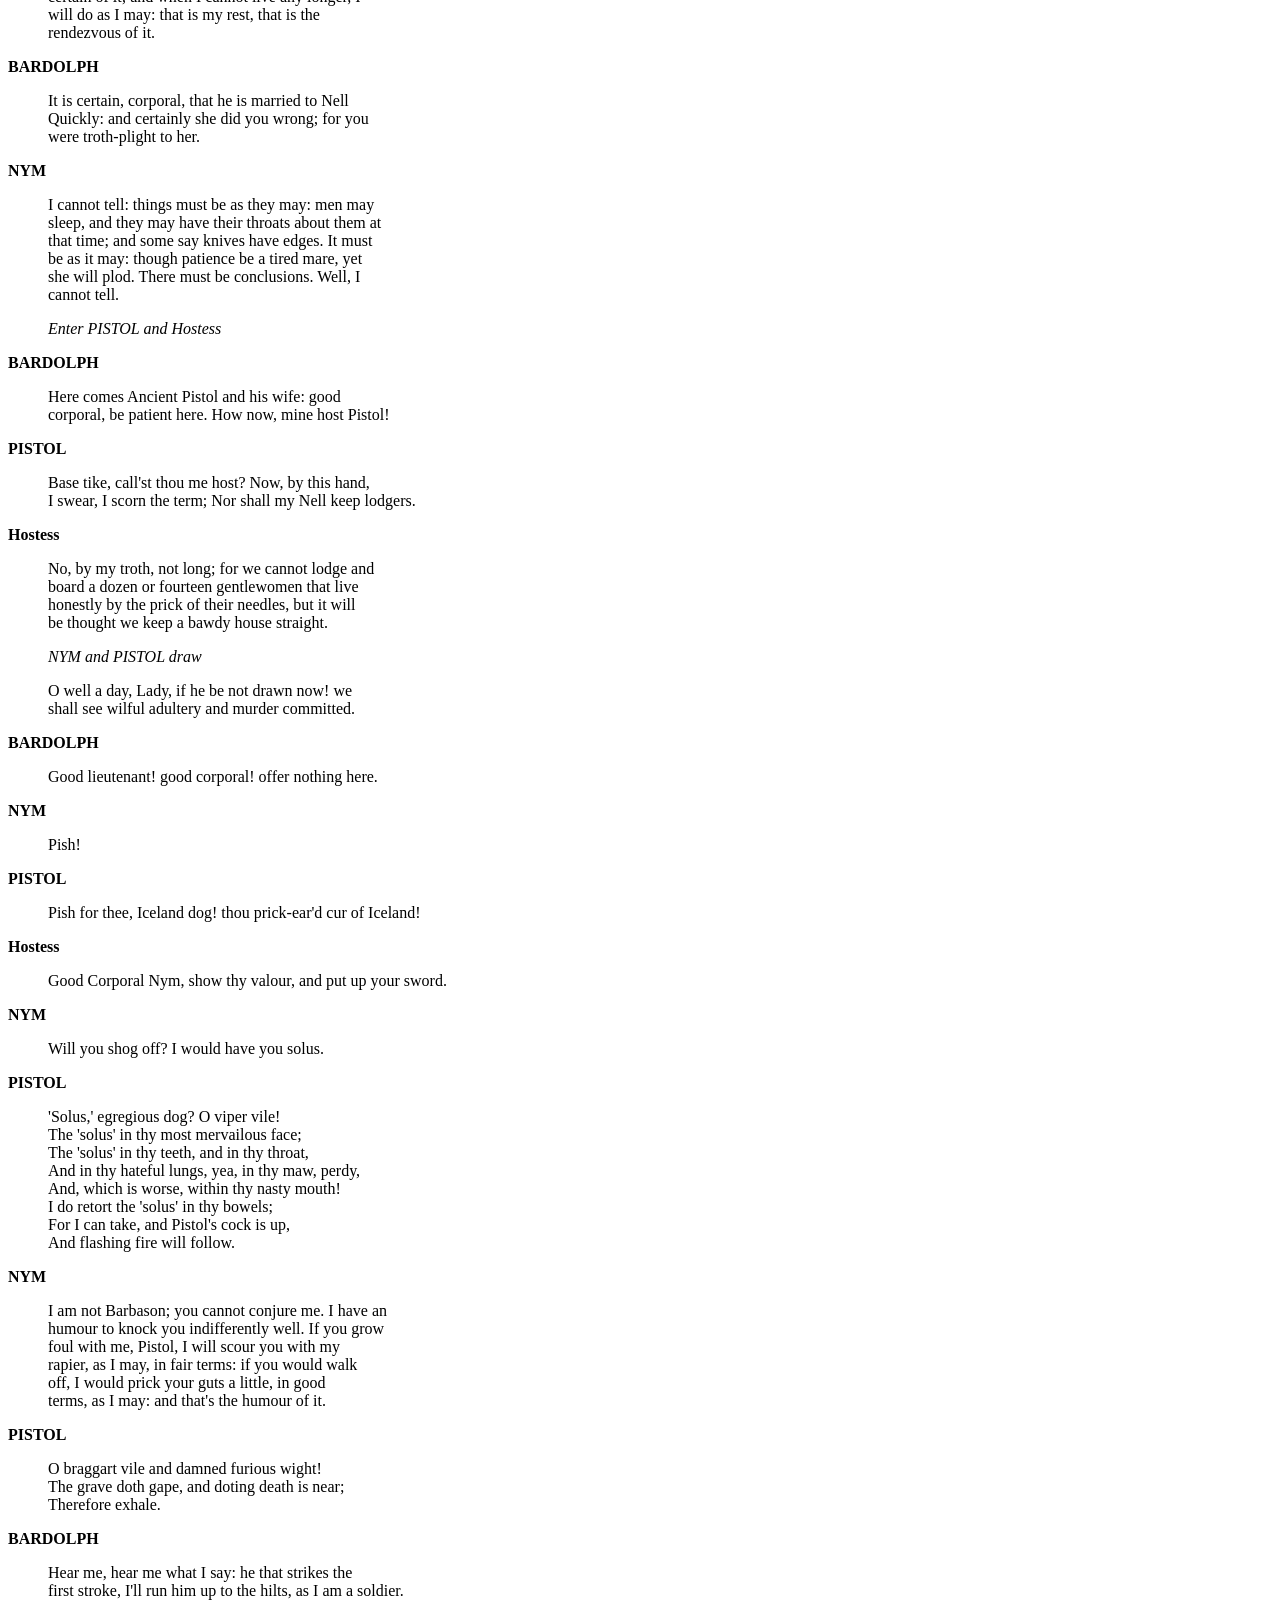
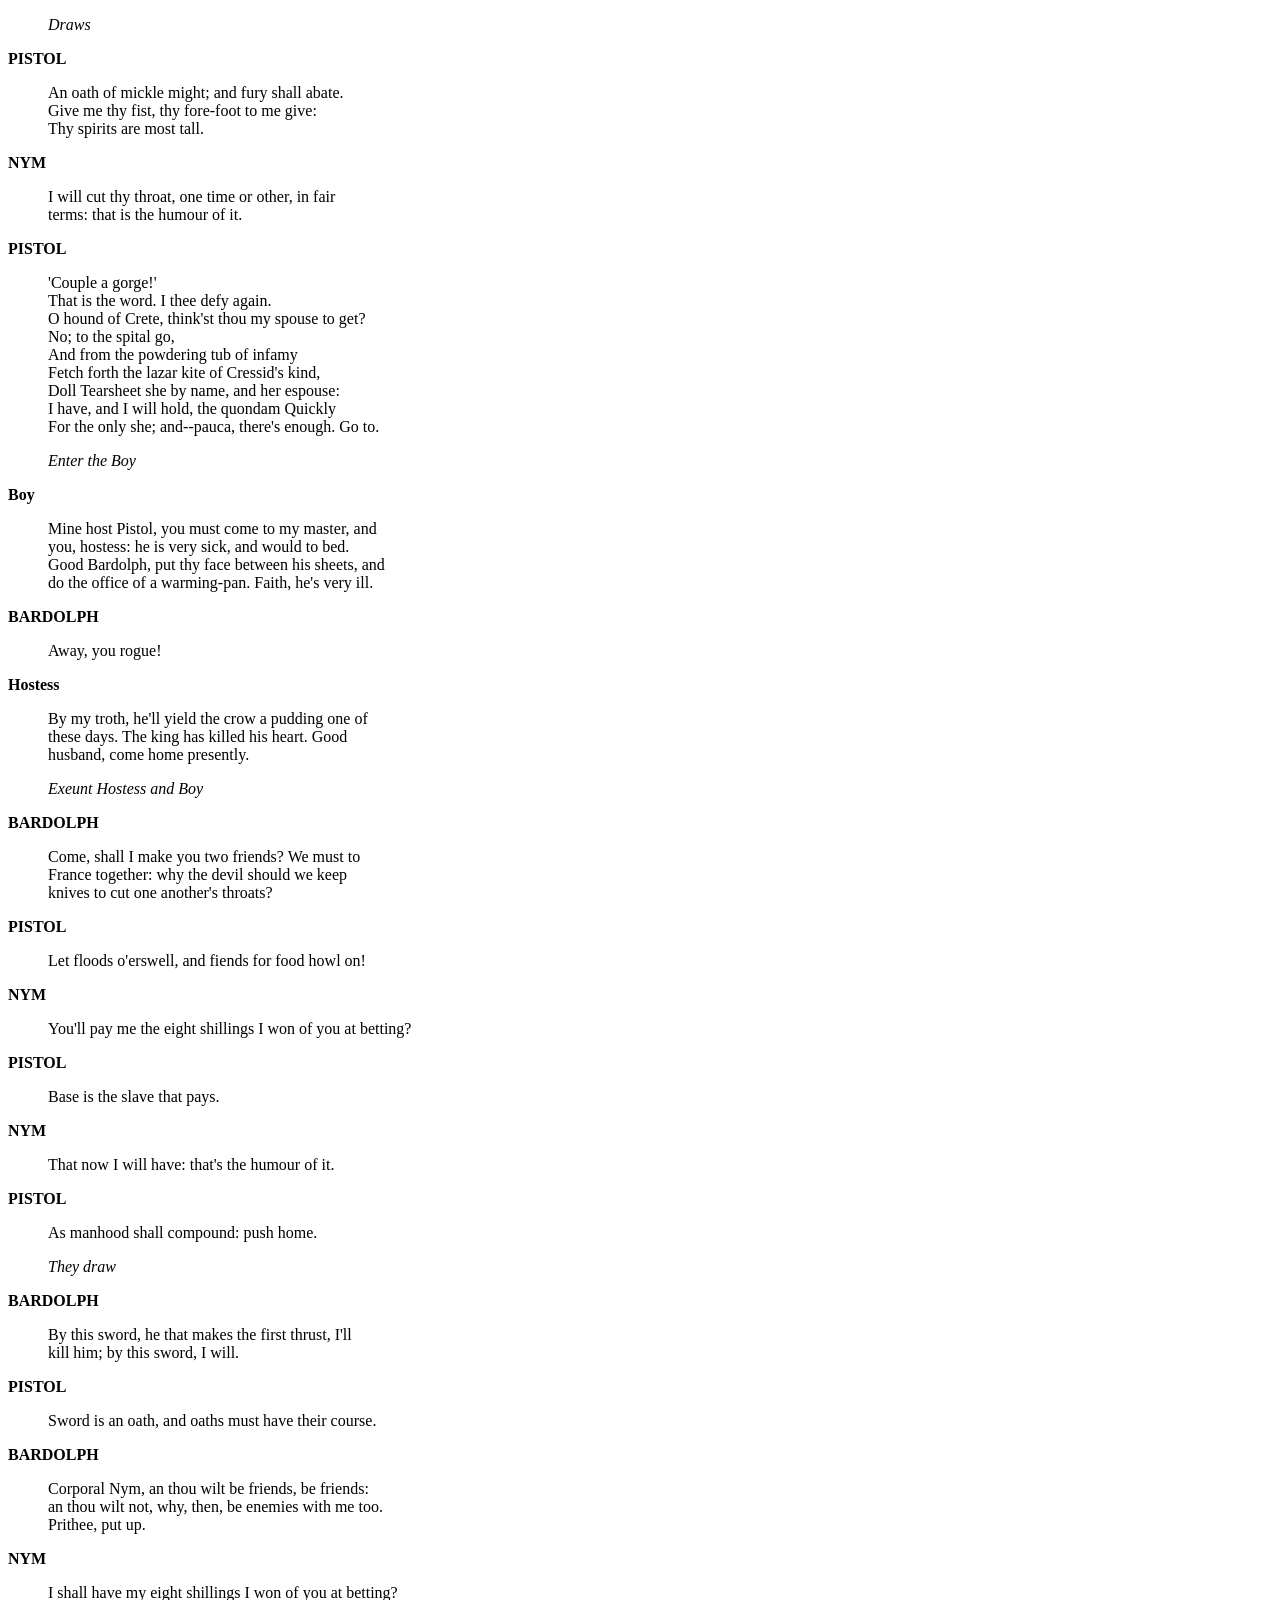
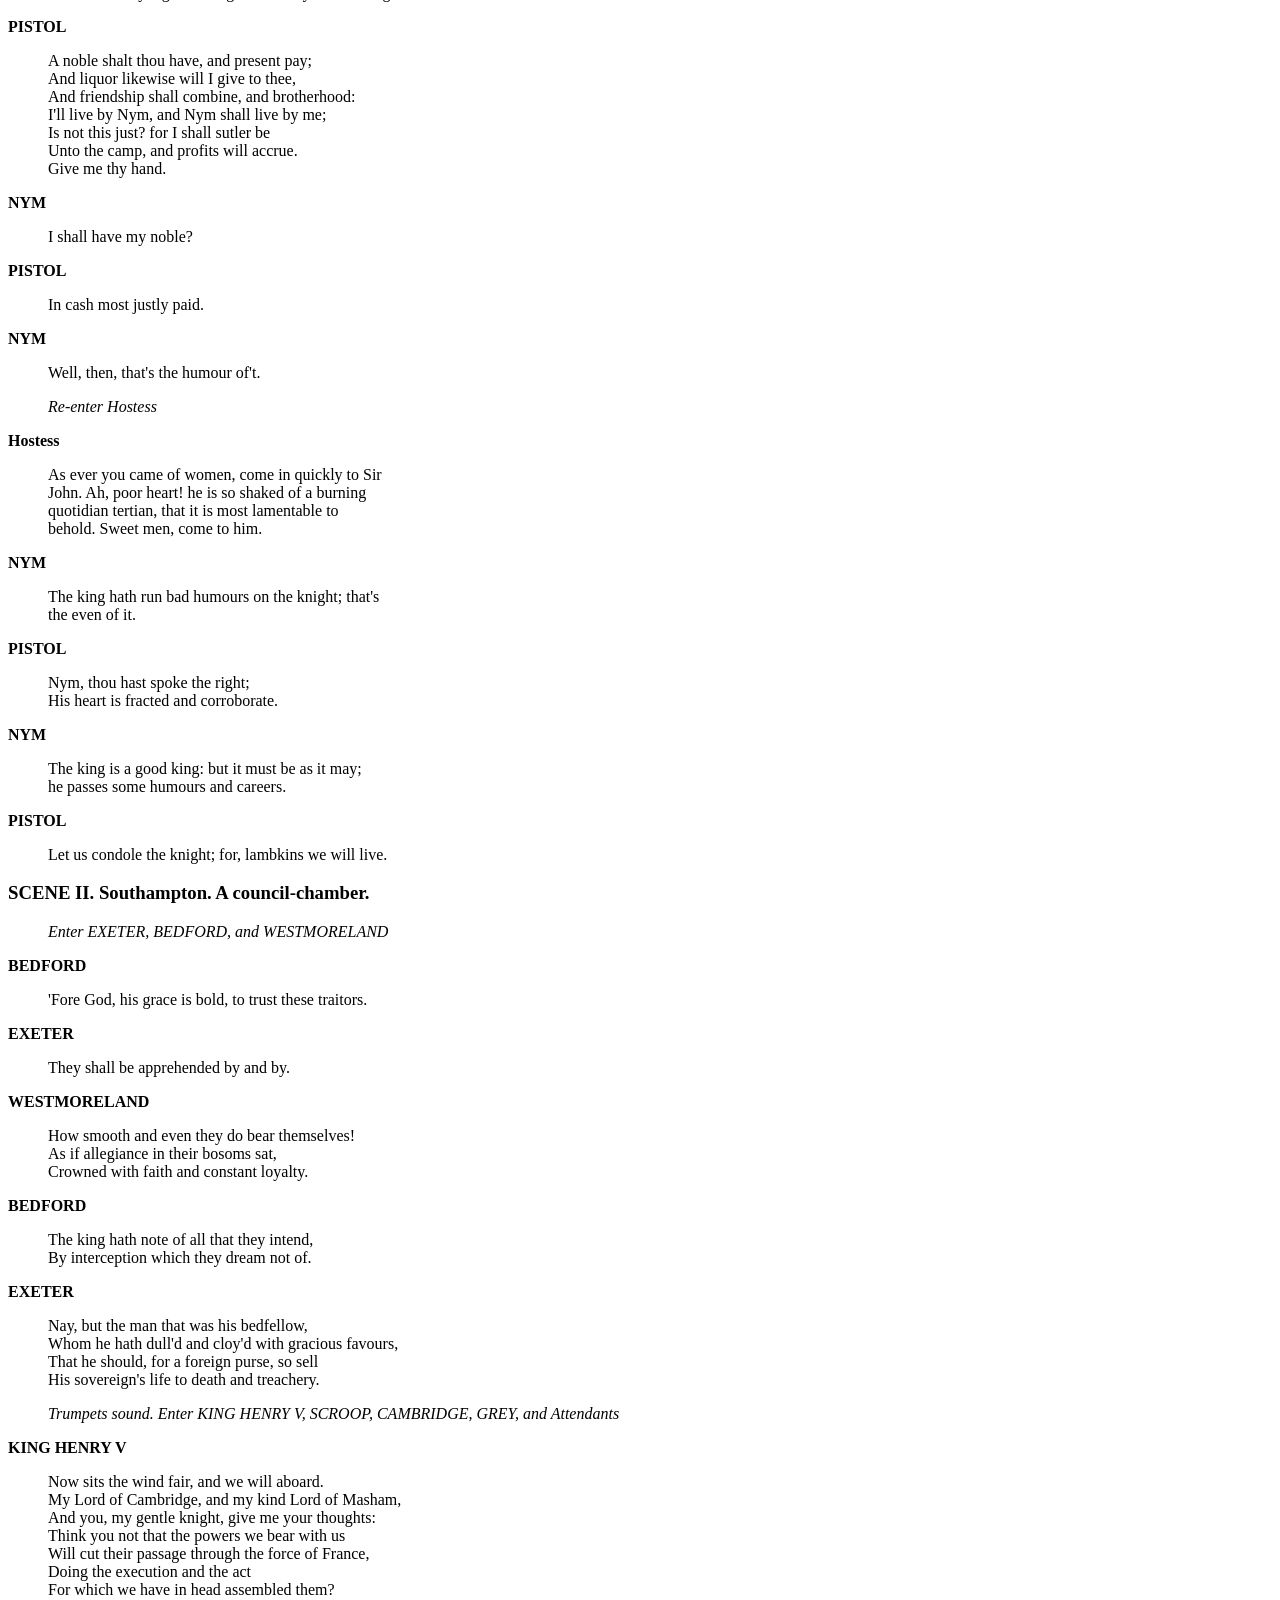
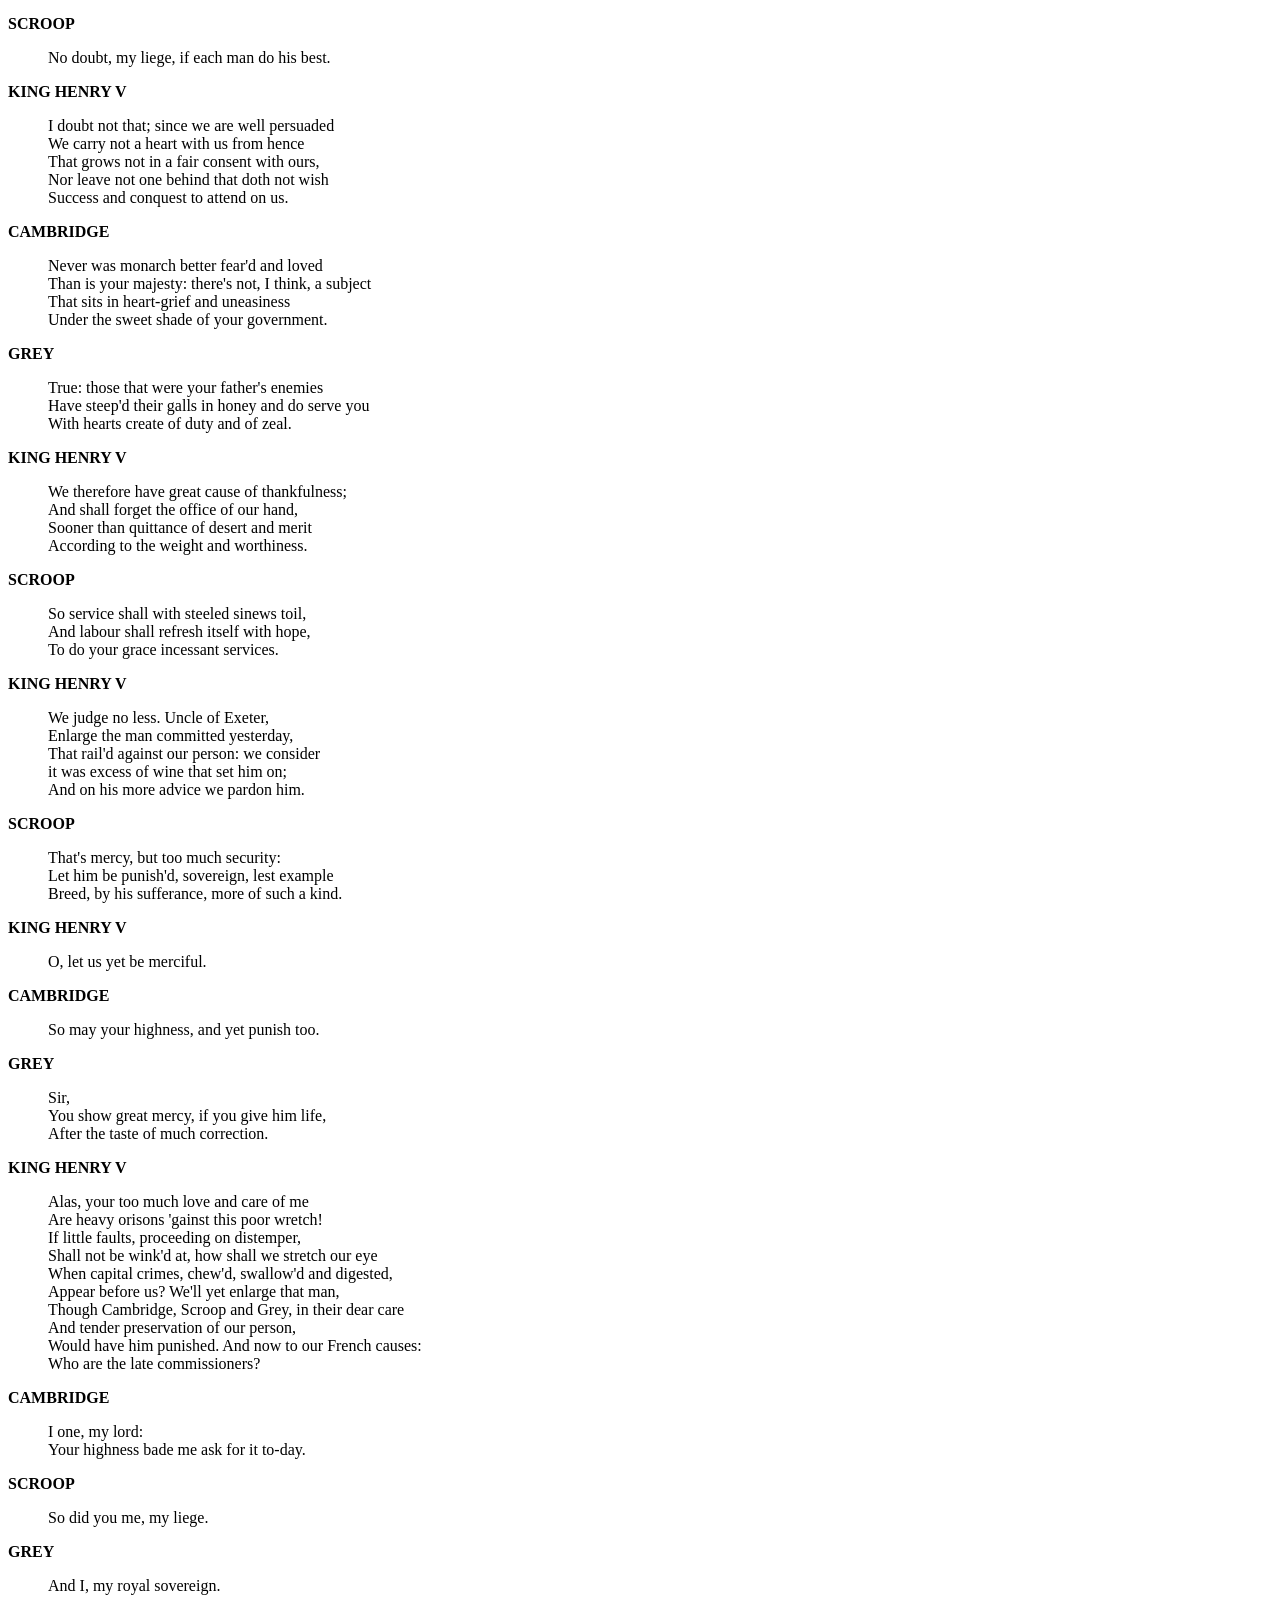
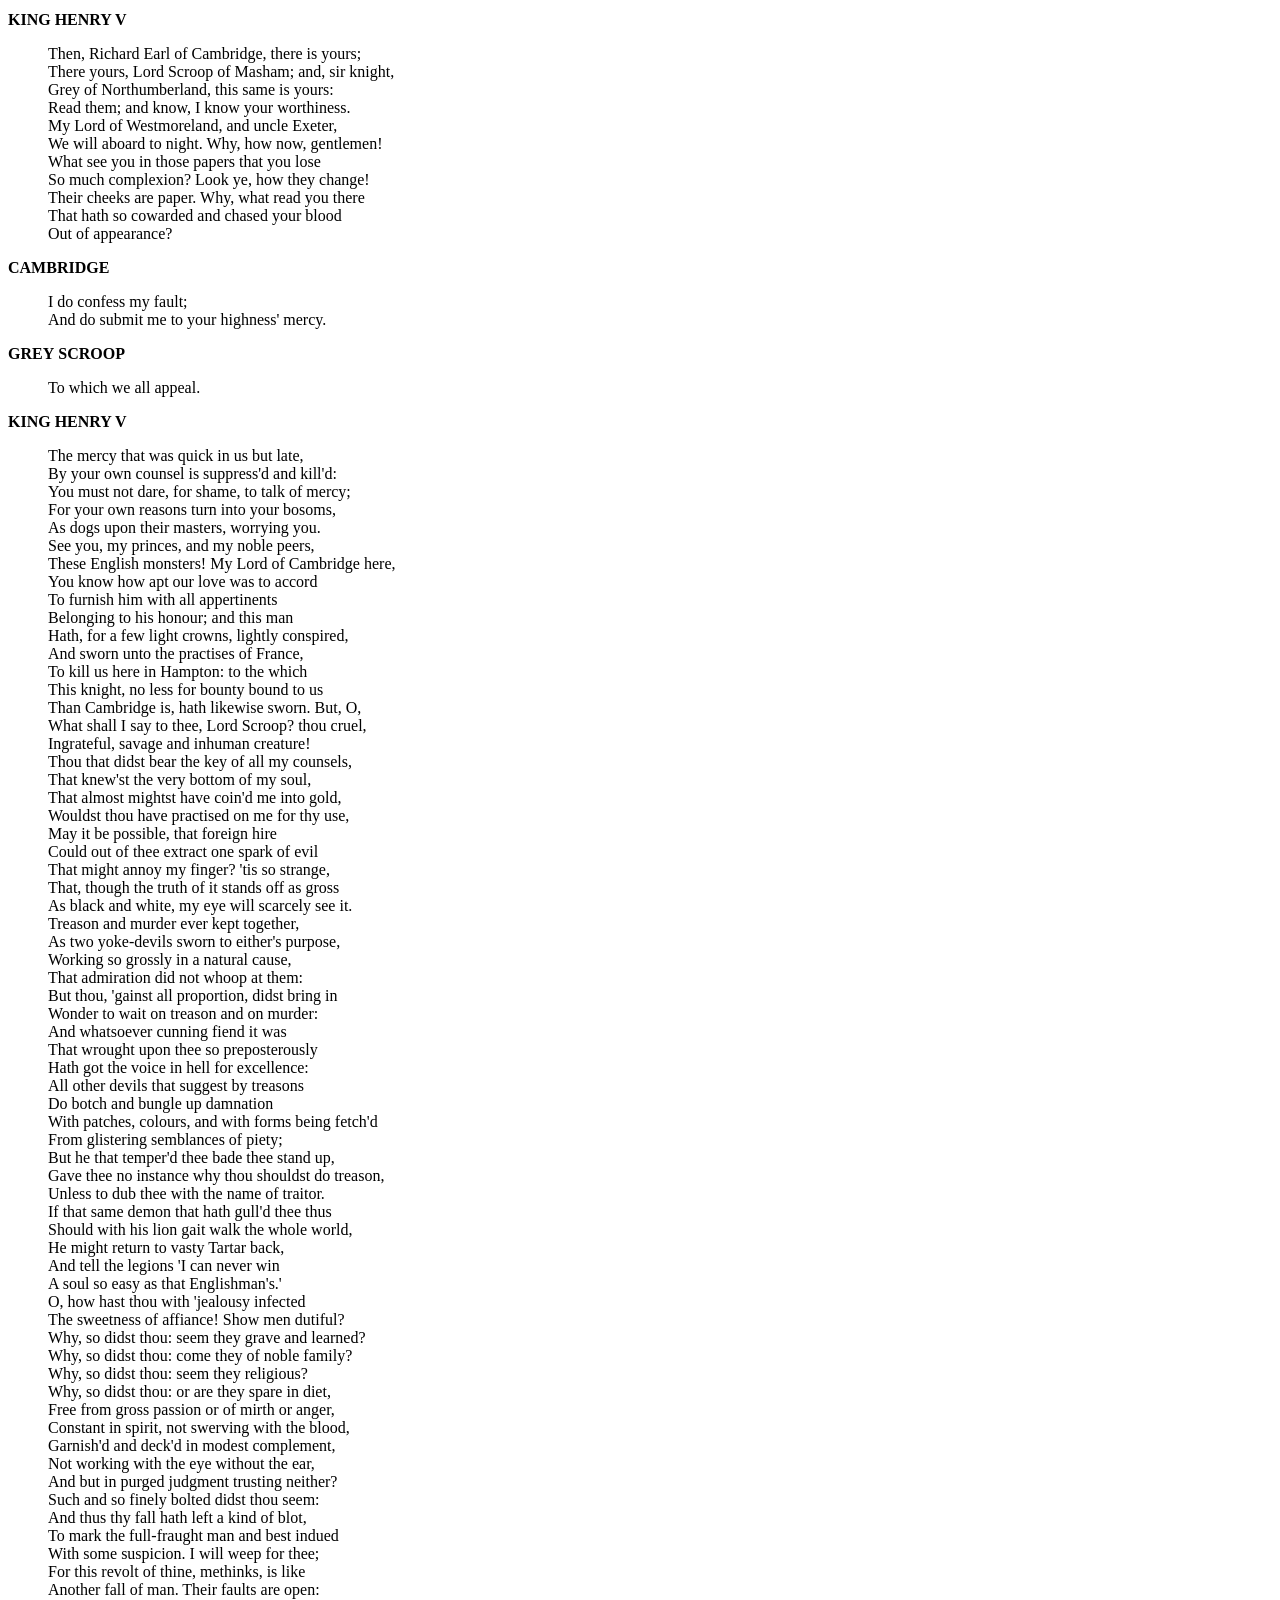
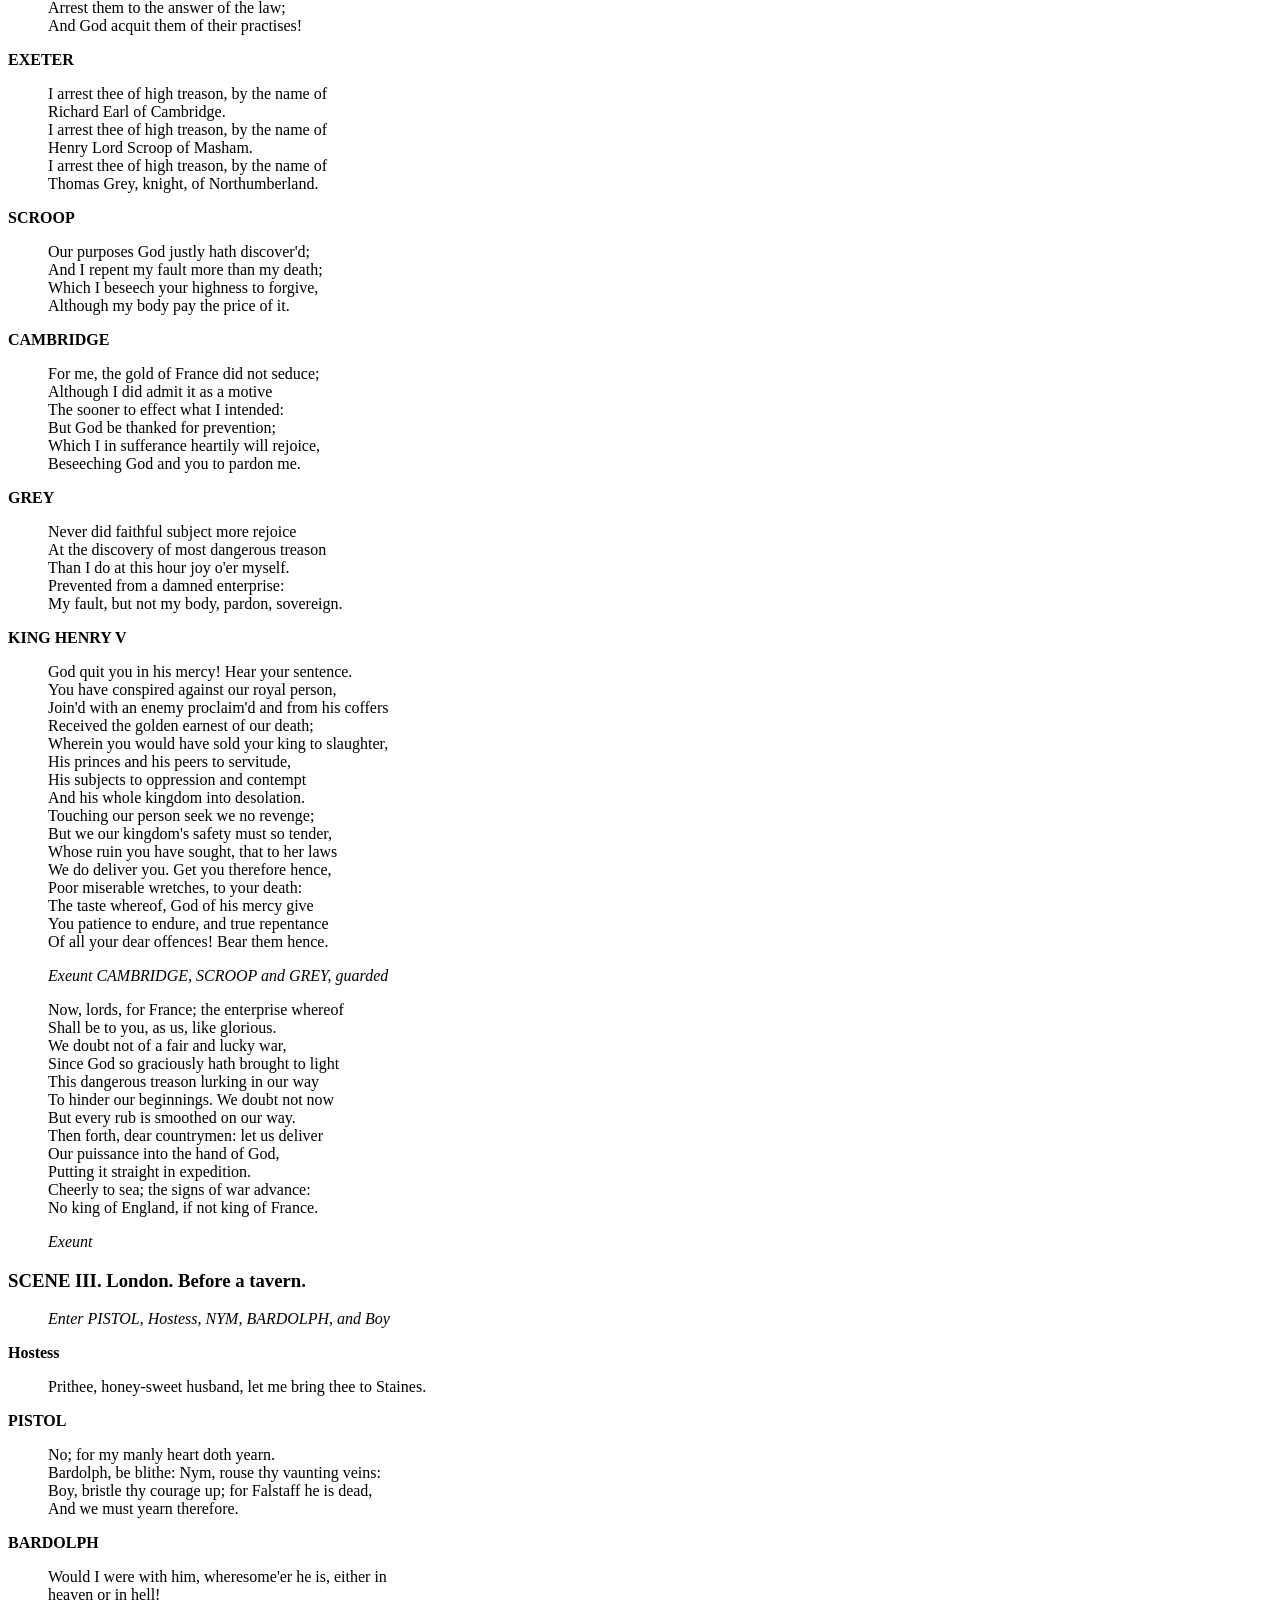
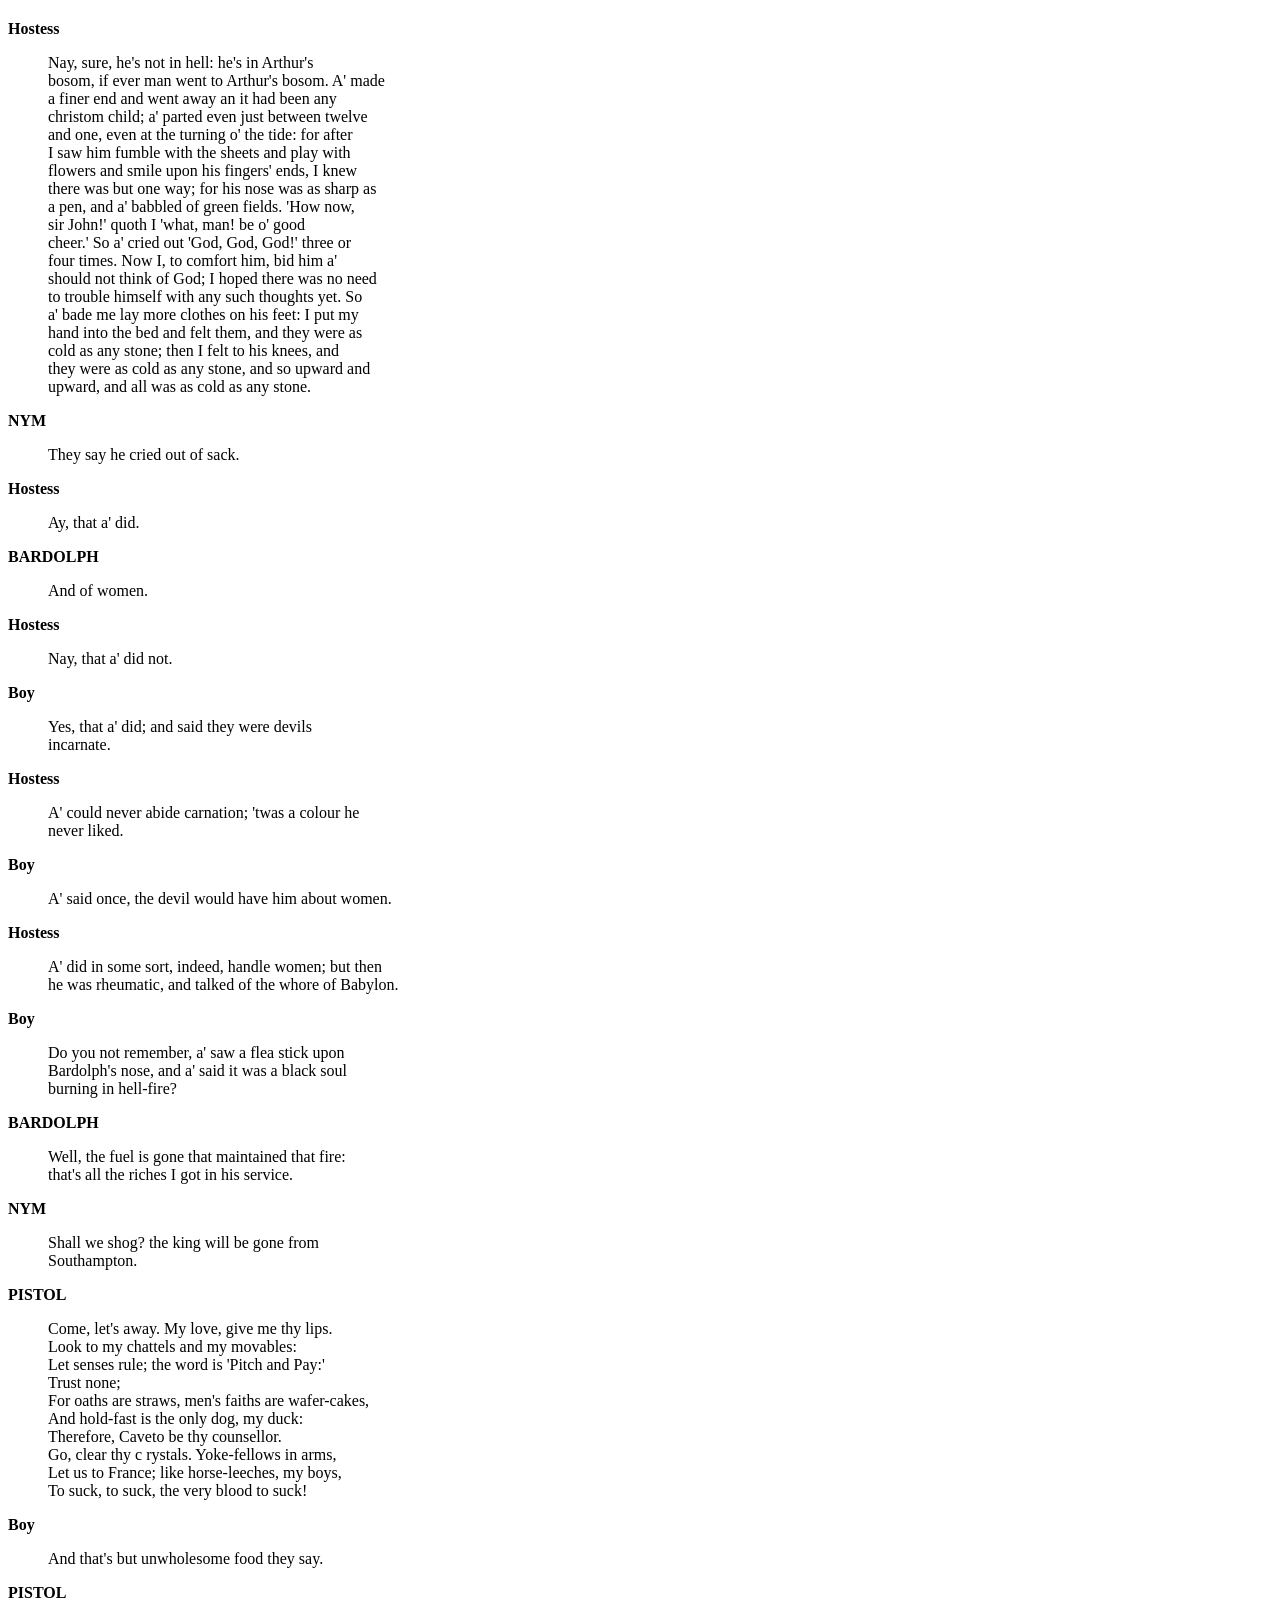
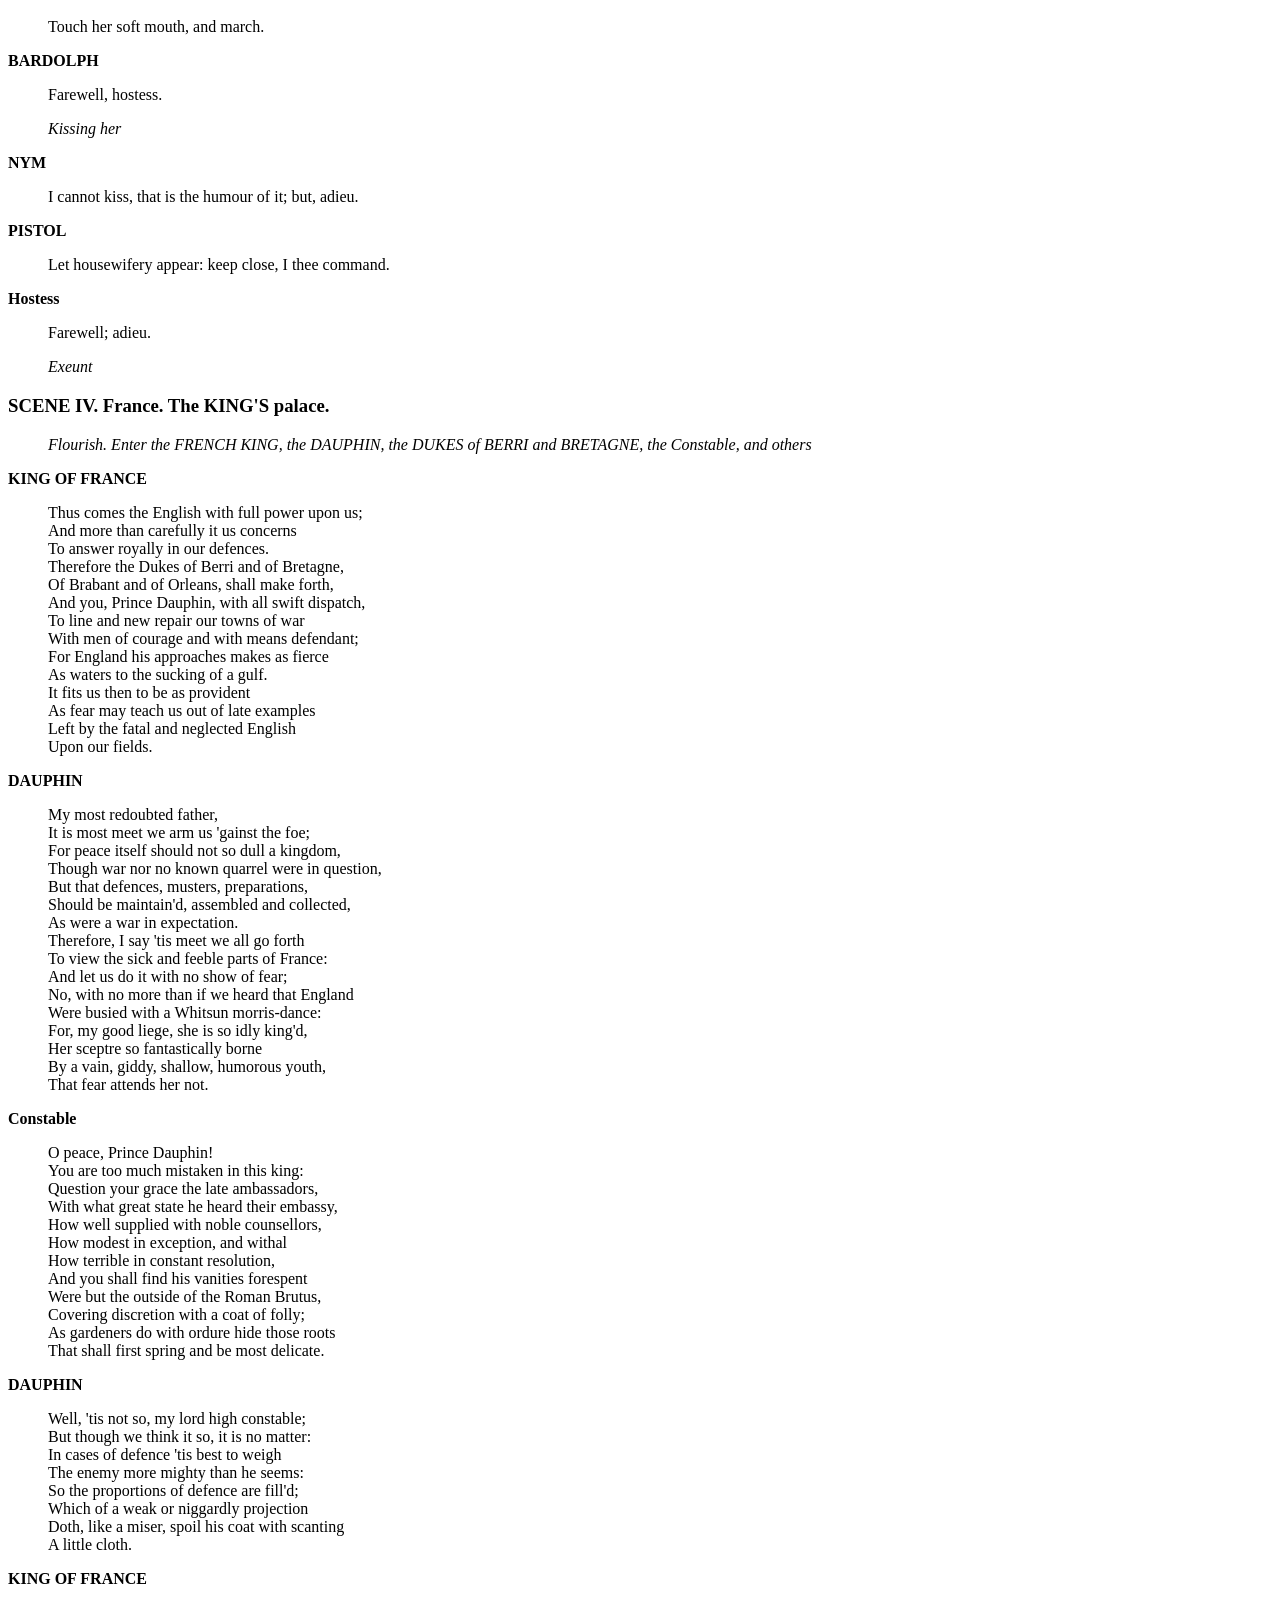
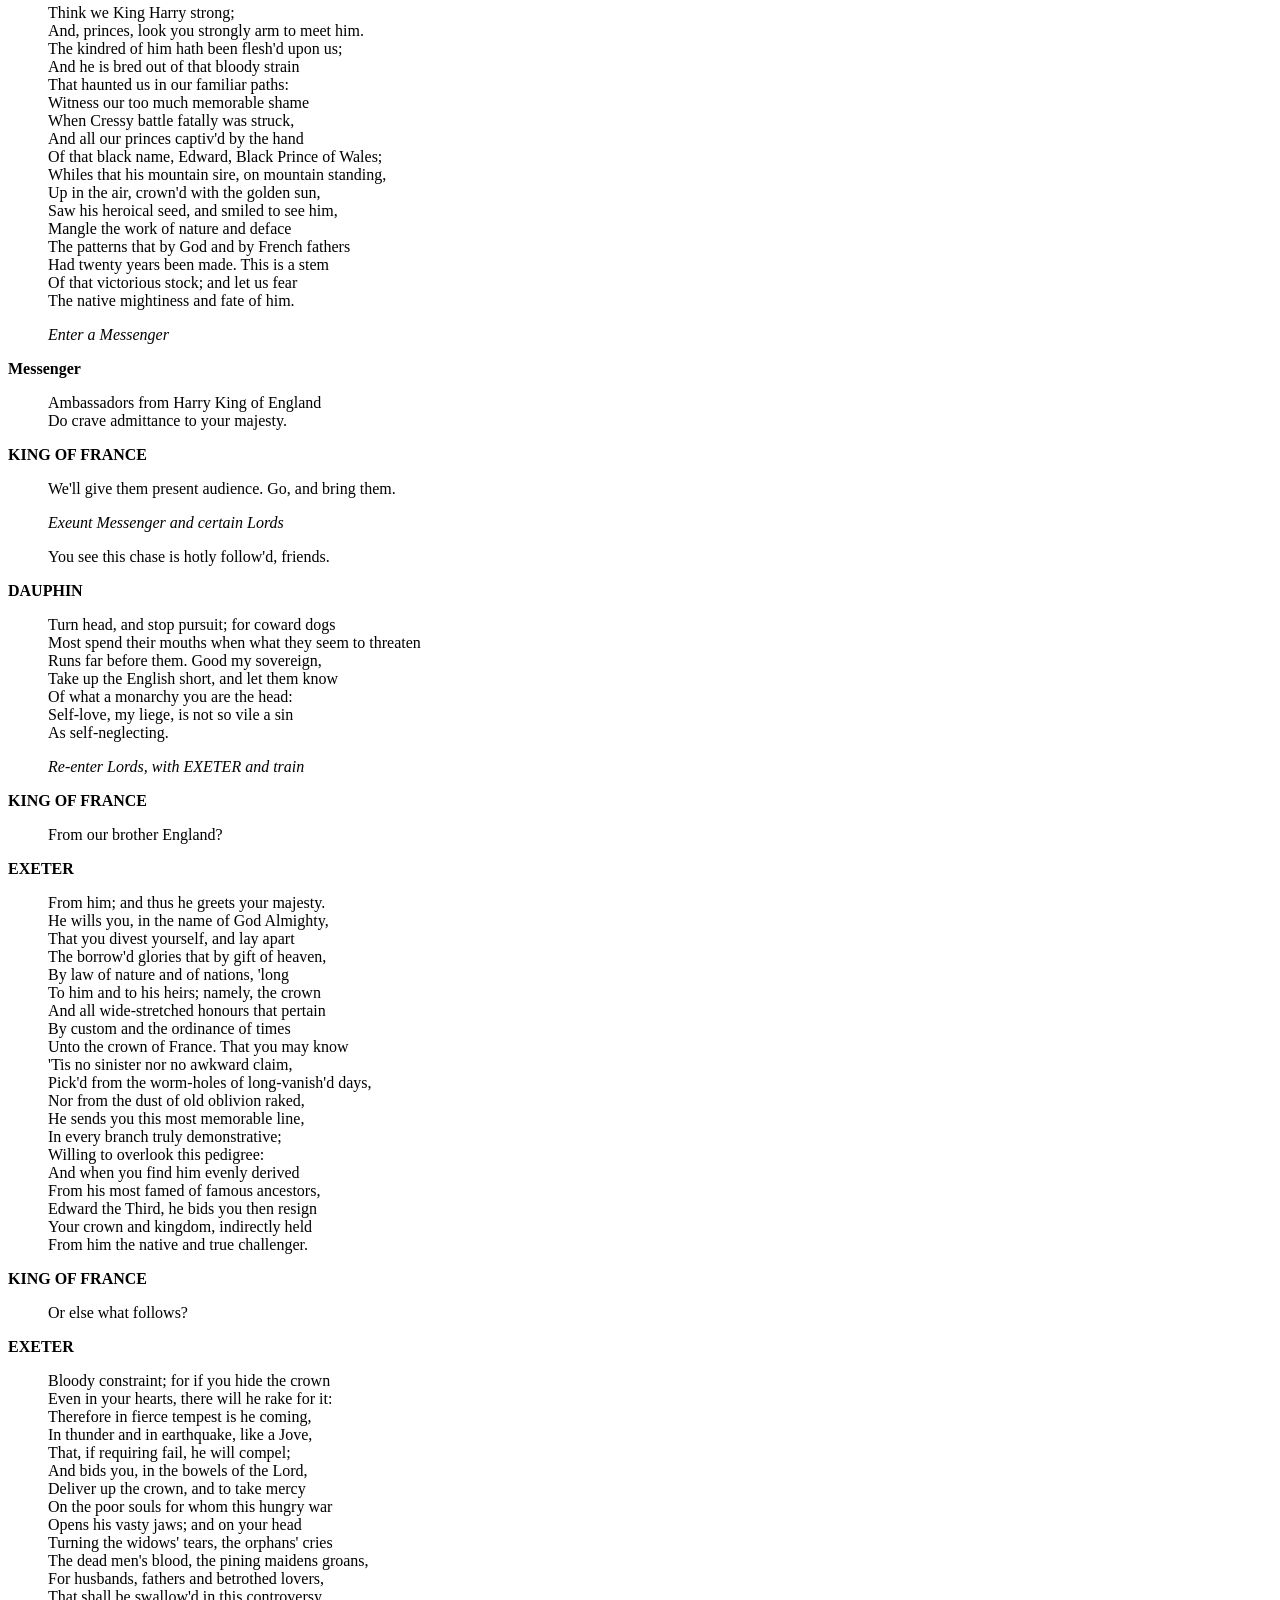
<file: lab05 (1)/Act II.html>
<!DOCTYPE html>
<html lang="en">
    <head>
        <meta charset="UTF-8" />
        <link rel="stylesheet" href="style1.css">
    <meta name="viewport" content="width=device-width, initial-scale=1.0">
        <title>Act II</title>
    </head>
    <body>
        
            <nav>
           
        <a href="Act%20I.html">ACT I</a>
        <a href="Act%20III.html">ACT III</a>
        <a href="Act%20IV.html">ACT IV</a>
        <a href="Act%20V.html">ACT V</a>
        
        

    
    </nav>
    
     <nav id="scenes"> 
    
     <a href="#act2prologue">prologue</a>
    <a href="#act2scene1">scene 1</a>
    <a href="#act2scene2">scene 2</a>
    <a href="#act2scene3">scene 3</a>
    <a href="#act2scene4">scene 4</a>
 
    
    </nav>
    
    
    </section>
    <section>
        <h3 id="act2">ACT II</h3>

        <h3 id="act2prologue">PROLOGUE</h3>

        <p>
        <blockquote>

            <i>Enter Chorus</i>

        </blockquote>



        <b>Chorus</b>

        <blockquote>

            Now all the youth of England are on fire,<br>

            And silken dalliance in the wardrobe lies:<br>

            Now thrive the armourers, and honour's thought<br>

            Reigns solely in the breast of every man:<br>

            They sell the pasture now to buy the horse,<br>

            Following the mirror of all Christian kings,<br>

            With winged heels, as English Mercuries.<br>

            For now sits Expectation in the air,<br>

            And hides a sword from hilts unto the point<br>

            With crowns imperial, crowns and coronets,<br>

            Promised to Harry and his followers.<br>

            The French, advised by good intelligence<br>

            Of this most dreadful preparation,<br>

            Shake in their fear and with pale policy<br>

            Seek to divert the English purposes.<br>

            O England! model to thy inward greatness,<br>

            Like little body with a mighty heart,<br>

            What mightst thou do, that honour would thee do,<br>

            Were all thy children kind and natural!<br>

            But see thy fault! France hath in thee found out<br>

            A nest of hollow bosoms, which he fills<br>

            With treacherous crowns; and three corrupted men,<br>

            One, Richard Earl of Cambridge, and the second,<br>

            Henry Lord Scroop of Masham, and the third,<br>

            Sir Thomas Grey, knight, of Northumberland,<br>

            Have, for the gilt of France,--O guilt indeed!<br>

            Confirm'd conspiracy with fearful France;<br>

            And by their hands this grace of kings must die,<br>

            If hell and treason hold their promises,<br>

            Ere he take ship for France, and in Southampton.<br>

            Linger your patience on; and we'll digest<br>

            The abuse of distance; force a play:<br>

            The sum is paid; the traitors are agreed;<br>

            The king is set from London; and the scene<br>

            Is now transported, gentles, to Southampton;<br>

            There is the playhouse now, there must you sit:<br>

            And thence to France shall we convey you safe,<br>

            And bring you back, charming the narrow seas<br>

            To give you gentle pass; for, if we may,<br>

            We'll not offend one stomach with our play.<br>

            But, till the king come forth, and not till then,<br>

            Unto Southampton do we shift our scene.<br>

            <p><i>Exit</i></p>

        </blockquote>

        <h3 id="act2scene1">SCENE I. London. A street.</h3>

        <p>
        <blockquote>

            <i>Enter Corporal NYM and Lieutenant BARDOLPH</i>

        </blockquote>



        <b>BARDOLPH</b>

        <blockquote>

            Well met, Corporal Nym.<br>

        </blockquote>



        <b>NYM</b>

        <blockquote>

            Good morrow, Lieutenant Bardolph.<br>

        </blockquote>



        <b>BARDOLPH</b>

        <blockquote>

            What, are Ancient Pistol and you friends yet?<br>

        </blockquote>



        <b>NYM</b>

        <blockquote>

            For my part, I care not: I say little; but when<br>

            time shall serve, there shall be smiles; but that<br>

            shall be as it may. I dare not fight; but I will<br>

            wink and hold out mine iron: it is a simple one; but<br>

            what though? it will toast cheese, and it will<br>

            endure cold as another man's sword will: and<br>

            there's an end.<br>

        </blockquote>



        <b>BARDOLPH</b>

        <blockquote>

            I will bestow a breakfast to make you friends; and<br>

            we'll be all three sworn brothers to France: let it<br>

            be so, good Corporal Nym.<br>

        </blockquote>



        <b>NYM</b>

        <blockquote>

            Faith, I will live so long as I may, that's the<br>

            certain of it; and when I cannot live any longer, I<br>

            will do as I may: that is my rest, that is the<br>

            rendezvous of it.<br>

        </blockquote>



        <b>BARDOLPH</b>

        <blockquote>

            It is certain, corporal, that he is married to Nell<br>

            Quickly: and certainly she did you wrong; for you<br>

            were troth-plight to her.<br>

        </blockquote>



        <b>NYM</b>

        <blockquote>

            I cannot tell: things must be as they may: men may<br>

            sleep, and they may have their throats about them at<br>

            that time; and some say knives have edges. It must<br>

            be as it may: though patience be a tired mare, yet<br>

            she will plod. There must be conclusions. Well, I<br>

            cannot tell.<br>

            <p><i>Enter PISTOL and Hostess</i></p>

        </blockquote>



        <b>BARDOLPH</b>

        <blockquote>

            Here comes Ancient Pistol and his wife: good<br>

            corporal, be patient here. How now, mine host Pistol!<br>

        </blockquote>



        <b>PISTOL</b>

        <blockquote>

            Base tike, call'st thou me host? Now, by this hand,<br>

            I swear, I scorn the term; Nor shall my Nell keep lodgers.<br>

        </blockquote>



        <b>Hostess</b>

        <blockquote>

            No, by my troth, not long; for we cannot lodge and<br>

            board a dozen or fourteen gentlewomen that live<br>

            honestly by the prick of their needles, but it will<br>

            be thought we keep a bawdy house straight.<br>

            <p><i>NYM and PISTOL draw</i></p>

            O well a day, Lady, if he be not drawn now! we<br>

            shall see wilful adultery and murder committed.<br>

        </blockquote>



        <b>BARDOLPH</b>

        <blockquote>

            Good lieutenant! good corporal! offer nothing here.<br>

        </blockquote>



        <b>NYM</b>

        <blockquote>

            Pish!<br>

        </blockquote>



        <b>PISTOL</b>

        <blockquote>

            Pish for thee, Iceland dog! thou prick-ear'd cur of Iceland!<br>

        </blockquote>



        <b>Hostess</b>

        <blockquote>

            Good Corporal Nym, show thy valour, and put up your sword.<br>

        </blockquote>



        <b>NYM</b>

        <blockquote>

            Will you shog off? I would have you solus.<br>

        </blockquote>



        <b>PISTOL</b>

        <blockquote>

            'Solus,' egregious dog? O viper vile!<br>

            The 'solus' in thy most mervailous face;<br>

            The 'solus' in thy teeth, and in thy throat,<br>

            And in thy hateful lungs, yea, in thy maw, perdy,<br>

            And, which is worse, within thy nasty mouth!<br>

            I do retort the 'solus' in thy bowels;<br>

            For I can take, and Pistol's cock is up,<br>

            And flashing fire will follow.<br>

        </blockquote>



        <b>NYM</b>

        <blockquote>

            I am not Barbason; you cannot conjure me. I have an<br>

            humour to knock you indifferently well. If you grow<br>

            foul with me, Pistol, I will scour you with my<br>

            rapier, as I may, in fair terms: if you would walk<br>

            off, I would prick your guts a little, in good<br>

            terms, as I may: and that's the humour of it.<br>

        </blockquote>



        <b>PISTOL</b>

        <blockquote>

            O braggart vile and damned furious wight!<br>

            The grave doth gape, and doting death is near;<br>

            Therefore exhale.<br>

        </blockquote>



        <b>BARDOLPH</b>

        <blockquote>

            Hear me, hear me what I say: he that strikes the<br>

            first stroke, I'll run him up to the hilts, as I am a soldier.<br>

            <p><i>Draws</i></p>

        </blockquote>



        <b>PISTOL</b>

        <blockquote>

            An oath of mickle might; and fury shall abate.<br>

            Give me thy fist, thy fore-foot to me give:<br>

            Thy spirits are most tall.<br>

        </blockquote>



        <b>NYM</b>

        <blockquote>

            I will cut thy throat, one time or other, in fair<br>

            terms: that is the humour of it.<br>

        </blockquote>



        <b>PISTOL</b>

        <blockquote>

            'Couple a gorge!'<br>

            That is the word. I thee defy again.<br>

            O hound of Crete, think'st thou my spouse to get?<br>

            No; to the spital go,<br>

            And from the powdering tub of infamy<br>

            Fetch forth the lazar kite of Cressid's kind,<br>

            Doll Tearsheet she by name, and her espouse:<br>

            I have, and I will hold, the quondam Quickly<br>

            For the only she; and--pauca, there's enough. Go to.<br>

            <p><i>Enter the Boy</i></p>

        </blockquote>



        <b>Boy</b>

        <blockquote>

            Mine host Pistol, you must come to my master, and<br>

            you, hostess: he is very sick, and would to bed.<br>

            Good Bardolph, put thy face between his sheets, and<br>

            do the office of a warming-pan. Faith, he's very ill.<br>

        </blockquote>



        <b>BARDOLPH</b>

        <blockquote>

            Away, you rogue!<br>

        </blockquote>



        <b>Hostess</b>

        <blockquote>

            By my troth, he'll yield the crow a pudding one of<br>

            these days. The king has killed his heart. Good<br>

            husband, come home presently.<br>

            <p><i>Exeunt Hostess and Boy</i></p>

        </blockquote>



        <b>BARDOLPH</b>

        <blockquote>

            Come, shall I make you two friends? We must to<br>

            France together: why the devil should we keep<br>

            knives to cut one another's throats?<br>

        </blockquote>



        <b>PISTOL</b>

        <blockquote>

            Let floods o'erswell, and fiends for food howl on!<br>

        </blockquote>



        <b>NYM</b>

        <blockquote>

            You'll pay me the eight shillings I won of you at betting?<br>

        </blockquote>



        <b>PISTOL</b>

        <blockquote>

            Base is the slave that pays.<br>

        </blockquote>



        <b>NYM</b>

        <blockquote>

            That now I will have: that's the humour of it.<br>

        </blockquote>



        <b>PISTOL</b>

        <blockquote>

            As manhood shall compound: push home.<br>

            <p><i>They draw</i></p>

        </blockquote>



        <b>BARDOLPH</b>

        <blockquote>

            By this sword, he that makes the first thrust, I'll<br>

            kill him; by this sword, I will.<br>

        </blockquote>



        <b>PISTOL</b>

        <blockquote>

            Sword is an oath, and oaths must have their course.<br>

        </blockquote>



        <b>BARDOLPH</b>

        <blockquote>

            Corporal Nym, an thou wilt be friends, be friends:<br>

            an thou wilt not, why, then, be enemies with me too.<br>

            Prithee, put up.<br>

        </blockquote>



        <b>NYM</b>

        <blockquote>

            I shall have my eight shillings I won of you at betting?<br>

        </blockquote>



        <b>PISTOL</b>

        <blockquote>

            A noble shalt thou have, and present pay;<br>

            And liquor likewise will I give to thee,<br>

            And friendship shall combine, and brotherhood:<br>

            I'll live by Nym, and Nym shall live by me;<br>

            Is not this just? for I shall sutler be<br>

            Unto the camp, and profits will accrue.<br>

            Give me thy hand.<br>

        </blockquote>



        <b>NYM</b>

        <blockquote>

            I shall have my noble?<br>

        </blockquote>



        <b>PISTOL</b>

        <blockquote>

            In cash most justly paid.<br>

        </blockquote>



        <b>NYM</b>

        <blockquote>

            Well, then, that's the humour of't.<br>

            <p><i>Re-enter Hostess</i></p>

        </blockquote>



        <b>Hostess</b>

        <blockquote>

            As ever you came of women, come in quickly to Sir<br>

            John. Ah, poor heart! he is so shaked of a burning<br>

            quotidian tertian, that it is most lamentable to<br>

            behold. Sweet men, come to him.<br>

        </blockquote>



        <b>NYM</b>

        <blockquote>

            The king hath run bad humours on the knight; that's<br>

            the even of it.<br>

        </blockquote>



        <b>PISTOL</b>

        <blockquote>

            Nym, thou hast spoke the right;<br>

            His heart is fracted and corroborate.<br>

        </blockquote>



        <b>NYM</b>

        <blockquote>

            The king is a good king: but it must be as it may;<br>

            he passes some humours and careers.<br>

        </blockquote>



        <b>PISTOL</b>

        <blockquote>

            Let us condole the knight; for, lambkins we will live.<br>

        </blockquote>

        <h3 id="act2scene2">SCENE II. Southampton. A council-chamber.</h3>

        <p>
        <blockquote>

            <i>Enter EXETER, BEDFORD, and WESTMORELAND</i>

        </blockquote>



        <b>BEDFORD</b>

        <blockquote>

            'Fore God, his grace is bold, to trust these traitors.<br>

        </blockquote>



        <b>EXETER</b>

        <blockquote>

            They shall be apprehended by and by.<br>

        </blockquote>



        <b>WESTMORELAND</b>

        <blockquote>

            How smooth and even they do bear themselves!<br>

            As if allegiance in their bosoms sat,<br>

            Crowned with faith and constant loyalty.<br>

        </blockquote>



        <b>BEDFORD</b>

        <blockquote>

            The king hath note of all that they intend,<br>

            By interception which they dream not of.<br>

        </blockquote>



        <b>EXETER</b>

        <blockquote>

            Nay, but the man that was his bedfellow,<br>

            Whom he hath dull'd and cloy'd with gracious favours,<br>

            That he should, for a foreign purse, so sell<br>

            His sovereign's life to death and treachery.<br>

            <p><i>Trumpets sound. Enter KING HENRY V, SCROOP, CAMBRIDGE, GREY, and Attendants</i></p>

        </blockquote>



        <b>KING HENRY V</b>

        <blockquote>

            Now sits the wind fair, and we will aboard.<br>

            My Lord of Cambridge, and my kind Lord of Masham,<br>

            And you, my gentle knight, give me your thoughts:<br>

            Think you not that the powers we bear with us<br>

            Will cut their passage through the force of France,<br>

            Doing the execution and the act<br>

            For which we have in head assembled them?<br>

        </blockquote>



        <b>SCROOP</b>

        <blockquote>

            No doubt, my liege, if each man do his best.<br>

        </blockquote>



        <b>KING HENRY V</b>

        <blockquote>

            I doubt not that; since we are well persuaded<br>

            We carry not a heart with us from hence<br>

            That grows not in a fair consent with ours,<br>

            Nor leave not one behind that doth not wish<br>

            Success and conquest to attend on us.<br>

        </blockquote>



        <b>CAMBRIDGE</b>

        <blockquote>

            Never was monarch better fear'd and loved<br>

            Than is your majesty: there's not, I think, a subject<br>

            That sits in heart-grief and uneasiness<br>

            Under the sweet shade of your government.<br>

        </blockquote>



        <b>GREY</b>

        <blockquote>

            True: those that were your father's enemies<br>

            Have steep'd their galls in honey and do serve you<br>

            With hearts create of duty and of zeal.<br>

        </blockquote>



        <b>KING HENRY V</b>

        <blockquote>

            We therefore have great cause of thankfulness;<br>

            And shall forget the office of our hand,<br>

            Sooner than quittance of desert and merit<br>

            According to the weight and worthiness.<br>

        </blockquote>



        <b>SCROOP</b>

        <blockquote>

            So service shall with steeled sinews toil,<br>

            And labour shall refresh itself with hope,<br>

            To do your grace incessant services.<br>

        </blockquote>



        <b>KING HENRY V</b>

        <blockquote>

            We judge no less. Uncle of Exeter,<br>

            Enlarge the man committed yesterday,<br>

            That rail'd against our person: we consider<br>

            it was excess of wine that set him on;<br>

            And on his more advice we pardon him.<br>

        </blockquote>



        <b>SCROOP</b>

        <blockquote>

            That's mercy, but too much security:<br>

            Let him be punish'd, sovereign, lest example<br>

            Breed, by his sufferance, more of such a kind.<br>

        </blockquote>



        <b>KING HENRY V</b>

        <blockquote>

            O, let us yet be merciful.<br>

        </blockquote>



        <b>CAMBRIDGE</b>

        <blockquote>

            So may your highness, and yet punish too.<br>

        </blockquote>



        <b>GREY</b>

        <blockquote>

            Sir,<br>

            You show great mercy, if you give him life,<br>

            After the taste of much correction.<br>

        </blockquote>



        <b>KING HENRY V</b>

        <blockquote>

            Alas, your too much love and care of me<br>

            Are heavy orisons 'gainst this poor wretch!<br>

            If little faults, proceeding on distemper,<br>

            Shall not be wink'd at, how shall we stretch our eye<br>

            When capital crimes, chew'd, swallow'd and digested,<br>

            Appear before us? We'll yet enlarge that man,<br>

            Though Cambridge, Scroop and Grey, in their dear care<br>

            And tender preservation of our person,<br>

            Would have him punished. And now to our French causes:<br>

            Who are the late commissioners?<br>

        </blockquote>



        <b>CAMBRIDGE</b>

        <blockquote>

            I one, my lord:<br>

            Your highness bade me ask for it to-day.<br>

        </blockquote>



        <b>SCROOP</b>

        <blockquote>

            So did you me, my liege.<br>

        </blockquote>



        <b>GREY</b>

        <blockquote>

            And I, my royal sovereign.<br>

        </blockquote>



        <b>KING HENRY V</b>

        <blockquote>

            Then, Richard Earl of Cambridge, there is yours;<br>

            There yours, Lord Scroop of Masham; and, sir knight,<br>

            Grey of Northumberland, this same is yours:<br>

            Read them; and know, I know your worthiness.<br>

            My Lord of Westmoreland, and uncle Exeter,<br>

            We will aboard to night. Why, how now, gentlemen!<br>

            What see you in those papers that you lose<br>

            So much complexion? Look ye, how they change!<br>

            Their cheeks are paper. Why, what read you there<br>

            That hath so cowarded and chased your blood<br>

            Out of appearance?<br>

        </blockquote>



        <b>CAMBRIDGE</b>

        <blockquote>

            I do confess my fault;<br>

            And do submit me to your highness' mercy.<br>

        </blockquote>



        <b>GREY</b>



        <b>SCROOP</b>

        <blockquote>

            To which we all appeal.<br>

        </blockquote>



        <b>KING HENRY V</b>

        <blockquote>

            The mercy that was quick in us but late,<br>

            By your own counsel is suppress'd and kill'd:<br>

            You must not dare, for shame, to talk of mercy;<br>

            For your own reasons turn into your bosoms,<br>

            As dogs upon their masters, worrying you.<br>

            See you, my princes, and my noble peers,<br>

            These English monsters! My Lord of Cambridge here,<br>

            You know how apt our love was to accord<br>

            To furnish him with all appertinents<br>

            Belonging to his honour; and this man<br>

            Hath, for a few light crowns, lightly conspired,<br>

            And sworn unto the practises of France,<br>

            To kill us here in Hampton: to the which<br>

            This knight, no less for bounty bound to us<br>

            Than Cambridge is, hath likewise sworn. But, O,<br>

            What shall I say to thee, Lord Scroop? thou cruel,<br>

            Ingrateful, savage and inhuman creature!<br>

            Thou that didst bear the key of all my counsels,<br>

            That knew'st the very bottom of my soul,<br>

            That almost mightst have coin'd me into gold,<br>

            Wouldst thou have practised on me for thy use,<br>

            May it be possible, that foreign hire<br>

            Could out of thee extract one spark of evil<br>

            That might annoy my finger? 'tis so strange,<br>

            That, though the truth of it stands off as gross<br>

            As black and white, my eye will scarcely see it.<br>

            Treason and murder ever kept together,<br>

            As two yoke-devils sworn to either's purpose,<br>

            Working so grossly in a natural cause,<br>

            That admiration did not whoop at them:<br>

            But thou, 'gainst all proportion, didst bring in<br>

            Wonder to wait on treason and on murder:<br>

            And whatsoever cunning fiend it was<br>

            That wrought upon thee so preposterously<br>

            Hath got the voice in hell for excellence:<br>

            All other devils that suggest by treasons<br>

            Do botch and bungle up damnation<br>

            With patches, colours, and with forms being fetch'd<br>

            From glistering semblances of piety;<br>

            But he that temper'd thee bade thee stand up,<br>

            Gave thee no instance why thou shouldst do treason,<br>

            Unless to dub thee with the name of traitor.<br>

            If that same demon that hath gull'd thee thus<br>

            Should with his lion gait walk the whole world,<br>

            He might return to vasty Tartar back,<br>

            And tell the legions 'I can never win<br>

            A soul so easy as that Englishman's.'<br>

            O, how hast thou with 'jealousy infected<br>

            The sweetness of affiance! Show men dutiful?<br>

            Why, so didst thou: seem they grave and learned?<br>

            Why, so didst thou: come they of noble family?<br>

            Why, so didst thou: seem they religious?<br>

            Why, so didst thou: or are they spare in diet,<br>

            Free from gross passion or of mirth or anger,<br>

            Constant in spirit, not swerving with the blood,<br>

            Garnish'd and deck'd in modest complement,<br>

            Not working with the eye without the ear,<br>

            And but in purged judgment trusting neither?<br>

            Such and so finely bolted didst thou seem:<br>

            And thus thy fall hath left a kind of blot,<br>

            To mark the full-fraught man and best indued<br>

            With some suspicion. I will weep for thee;<br>

            For this revolt of thine, methinks, is like<br>

            Another fall of man. Their faults are open:<br>

            Arrest them to the answer of the law;<br>

            And God acquit them of their practises!<br>

        </blockquote>



        <b>EXETER</b>

        <blockquote>

            I arrest thee of high treason, by the name of<br>

            Richard Earl of Cambridge.<br>

            I arrest thee of high treason, by the name of<br>

            Henry Lord Scroop of Masham.<br>

            I arrest thee of high treason, by the name of<br>

            Thomas Grey, knight, of Northumberland.<br>

        </blockquote>



        <b>SCROOP</b>

        <blockquote>

            Our purposes God justly hath discover'd;<br>

            And I repent my fault more than my death;<br>

            Which I beseech your highness to forgive,<br>

            Although my body pay the price of it.<br>

        </blockquote>



        <b>CAMBRIDGE</b>

        <blockquote>

            For me, the gold of France did not seduce;<br>

            Although I did admit it as a motive<br>

            The sooner to effect what I intended:<br>

            But God be thanked for prevention;<br>

            Which I in sufferance heartily will rejoice,<br>

            Beseeching God and you to pardon me.<br>

        </blockquote>



        <b>GREY</b>

        <blockquote>

            Never did faithful subject more rejoice<br>

            At the discovery of most dangerous treason<br>

            Than I do at this hour joy o'er myself.<br>

            Prevented from a damned enterprise:<br>

            My fault, but not my body, pardon, sovereign.<br>

        </blockquote>



        <b>KING HENRY V</b>

        <blockquote>

            God quit you in his mercy! Hear your sentence.<br>

            You have conspired against our royal person,<br>

            Join'd with an enemy proclaim'd and from his coffers<br>

            Received the golden earnest of our death;<br>

            Wherein you would have sold your king to slaughter,<br>

            His princes and his peers to servitude,<br>

            His subjects to oppression and contempt<br>

            And his whole kingdom into desolation.<br>

            Touching our person seek we no revenge;<br>

            But we our kingdom's safety must so tender,<br>

            Whose ruin you have sought, that to her laws<br>

            We do deliver you. Get you therefore hence,<br>

            Poor miserable wretches, to your death:<br>

            The taste whereof, God of his mercy give<br>

            You patience to endure, and true repentance<br>

            Of all your dear offences! Bear them hence.<br>

            <p><i>Exeunt CAMBRIDGE, SCROOP and GREY, guarded</i></p>

            Now, lords, for France; the enterprise whereof<br>

            Shall be to you, as us, like glorious.<br>

            We doubt not of a fair and lucky war,<br>

            Since God so graciously hath brought to light<br>

            This dangerous treason lurking in our way<br>

            To hinder our beginnings. We doubt not now<br>

            But every rub is smoothed on our way.<br>

            Then forth, dear countrymen: let us deliver<br>

            Our puissance into the hand of God,<br>

            Putting it straight in expedition.<br>

            Cheerly to sea; the signs of war advance:<br>

            No king of England, if not king of France.<br>

            <p><i>Exeunt</i></p>

        </blockquote>

        <h3 id="act2scene3">SCENE III. London. Before a tavern.</h3>

        <p>
        <blockquote>

            <i>Enter PISTOL, Hostess, NYM, BARDOLPH, and Boy</i>

        </blockquote>



        <b>Hostess</b>

        <blockquote>

            Prithee, honey-sweet husband, let me bring thee to Staines.<br>

        </blockquote>



        <b>PISTOL</b>

        <blockquote>

            No; for my manly heart doth yearn.<br>

            Bardolph, be blithe: Nym, rouse thy vaunting veins:<br>

            Boy, bristle thy courage up; for Falstaff he is dead,<br>

            And we must yearn therefore.<br>

        </blockquote>



        <b>BARDOLPH</b>

        <blockquote>

            Would I were with him, wheresome'er he is, either in<br>

            heaven or in hell!<br>

        </blockquote>



        <b>Hostess</b>

        <blockquote>

            Nay, sure, he's not in hell: he's in Arthur's<br>

            bosom, if ever man went to Arthur's bosom. A' made<br>

            a finer end and went away an it had been any<br>

            christom child; a' parted even just between twelve<br>

            and one, even at the turning o' the tide: for after<br>

            I saw him fumble with the sheets and play with<br>

            flowers and smile upon his fingers' ends, I knew<br>

            there was but one way; for his nose was as sharp as<br>

            a pen, and a' babbled of green fields. 'How now,<br>

            sir John!' quoth I 'what, man! be o' good<br>

            cheer.' So a' cried out 'God, God, God!' three or<br>

            four times. Now I, to comfort him, bid him a'<br>

            should not think of God; I hoped there was no need<br>

            to trouble himself with any such thoughts yet. So<br>

            a' bade me lay more clothes on his feet: I put my<br>

            hand into the bed and felt them, and they were as<br>

            cold as any stone; then I felt to his knees, and<br>

            they were as cold as any stone, and so upward and<br>

            upward, and all was as cold as any stone.<br>

        </blockquote>



        <b>NYM</b>

        <blockquote>

            They say he cried out of sack.<br>

        </blockquote>



        <b>Hostess</b>

        <blockquote>

            Ay, that a' did.<br>

        </blockquote>



        <b>BARDOLPH</b>

        <blockquote>

            And of women.<br>

        </blockquote>



        <b>Hostess</b>

        <blockquote>

            Nay, that a' did not.<br>

        </blockquote>



        <b>Boy</b>

        <blockquote>

            Yes, that a' did; and said they were devils<br>

            incarnate.<br>

        </blockquote>



        <b>Hostess</b>

        <blockquote>

            A' could never abide carnation; 'twas a colour he<br>

            never liked.<br>

        </blockquote>



        <b>Boy</b>

        <blockquote>

            A' said once, the devil would have him about women.<br>

        </blockquote>



        <b>Hostess</b>

        <blockquote>

            A' did in some sort, indeed, handle women; but then<br>

            he was rheumatic, and talked of the whore of Babylon.<br>

        </blockquote>



        <b>Boy</b>

        <blockquote>

            Do you not remember, a' saw a flea stick upon<br>

            Bardolph's nose, and a' said it was a black soul<br>

            burning in hell-fire?<br>

        </blockquote>



        <b>BARDOLPH</b>

        <blockquote>

            Well, the fuel is gone that maintained that fire:<br>

            that's all the riches I got in his service.<br>

        </blockquote>



        <b>NYM</b>

        <blockquote>

            Shall we shog? the king will be gone from<br>

            Southampton.<br>

        </blockquote>



        <b>PISTOL</b>

        <blockquote>

            Come, let's away. My love, give me thy lips.<br>

            Look to my chattels and my movables:<br>

            Let senses rule; the word is 'Pitch and Pay:'<br>

            Trust none;<br>

            For oaths are straws, men's faiths are wafer-cakes,<br>

            And hold-fast is the only dog, my duck:<br>

            Therefore, Caveto be thy counsellor.<br>

            Go, clear thy c rystals. Yoke-fellows in arms,<br>

            Let us to France; like horse-leeches, my boys,<br>

            To suck, to suck, the very blood to suck!<br>

        </blockquote>



        <b>Boy</b>

        <blockquote>

            And that's but unwholesome food they say.<br>

        </blockquote>



        <b>PISTOL</b>

        <blockquote>

            Touch her soft mouth, and march.<br>

        </blockquote>



        <b>BARDOLPH</b>

        <blockquote>

            Farewell, hostess.<br>

            <p><i>Kissing her</i></p>

        </blockquote>



        <b>NYM</b>

        <blockquote>

            I cannot kiss, that is the humour of it; but, adieu.<br>

        </blockquote>



        <b>PISTOL</b>

        <blockquote>

            Let housewifery appear: keep close, I thee command.<br>

        </blockquote>



        <b>Hostess</b>

        <blockquote>

            Farewell; adieu.<br>

            <p><i>Exeunt</i></p>

        </blockquote>

        <h3 id="act2scene4">SCENE IV. France. The KING'S palace.</h3>

        <p>
        <blockquote>

            <i>Flourish. Enter the FRENCH KING, the DAUPHIN, the DUKES of BERRI and BRETAGNE, the Constable, and others</i>

        </blockquote>



        <b>KING OF FRANCE</b>

        <blockquote>

            Thus comes the English with full power upon us;<br>

            And more than carefully it us concerns<br>

            To answer royally in our defences.<br>

            Therefore the Dukes of Berri and of Bretagne,<br>

            Of Brabant and of Orleans, shall make forth,<br>

            And you, Prince Dauphin, with all swift dispatch,<br>

            To line and new repair our towns of war<br>

            With men of courage and with means defendant;<br>

            For England his approaches makes as fierce<br>

            As waters to the sucking of a gulf.<br>

            It fits us then to be as provident<br>

            As fear may teach us out of late examples<br>

            Left by the fatal and neglected English<br>

            Upon our fields.<br>

        </blockquote>



        <b>DAUPHIN</b>

        <blockquote>

            My most redoubted father,<br>

            It is most meet we arm us 'gainst the foe;<br>

            For peace itself should not so dull a kingdom,<br>

            Though war nor no known quarrel were in question,<br>

            But that defences, musters, preparations,<br>

            Should be maintain'd, assembled and collected,<br>

            As were a war in expectation.<br>

            Therefore, I say 'tis meet we all go forth<br>

            To view the sick and feeble parts of France:<br>

            And let us do it with no show of fear;<br>

            No, with no more than if we heard that England<br>

            Were busied with a Whitsun morris-dance:<br>

            For, my good liege, she is so idly king'd,<br>

            Her sceptre so fantastically borne<br>

            By a vain, giddy, shallow, humorous youth,<br>

            That fear attends her not.<br>

        </blockquote>



        <b>Constable</b>

        <blockquote>

            O peace, Prince Dauphin!<br>

            You are too much mistaken in this king:<br>

            Question your grace the late ambassadors,<br>

            With what great state he heard their embassy,<br>

            How well supplied with noble counsellors,<br>

            How modest in exception, and withal<br>

            How terrible in constant resolution,<br>

            And you shall find his vanities forespent<br>

            Were but the outside of the Roman Brutus,<br>

            Covering discretion with a coat of folly;<br>

            As gardeners do with ordure hide those roots<br>

            That shall first spring and be most delicate.<br>

        </blockquote>



        <b>DAUPHIN</b>

        <blockquote>

            Well, 'tis not so, my lord high constable;<br>

            But though we think it so, it is no matter:<br>

            In cases of defence 'tis best to weigh<br>

            The enemy more mighty than he seems:<br>

            So the proportions of defence are fill'd;<br>

            Which of a weak or niggardly projection<br>

            Doth, like a miser, spoil his coat with scanting<br>

            A little cloth.<br>

        </blockquote>



        <b>KING OF FRANCE</b>

        <blockquote>

            Think we King Harry strong;<br>

            And, princes, look you strongly arm to meet him.<br>

            The kindred of him hath been flesh'd upon us;<br>

            And he is bred out of that bloody strain<br>

            That haunted us in our familiar paths:<br>

            Witness our too much memorable shame<br>

            When Cressy battle fatally was struck,<br>

            And all our princes captiv'd by the hand<br>

            Of that black name, Edward, Black Prince of Wales;<br>

            Whiles that his mountain sire, on mountain standing,<br>

            Up in the air, crown'd with the golden sun,<br>

            Saw his heroical seed, and smiled to see him,<br>

            Mangle the work of nature and deface<br>

            The patterns that by God and by French fathers<br>

            Had twenty years been made. This is a stem<br>

            Of that victorious stock; and let us fear<br>

            The native mightiness and fate of him.<br>

            <p><i>Enter a Messenger</i></p>

        </blockquote>



        <b>Messenger</b>

        <blockquote>

            Ambassadors from Harry King of England<br>

            Do crave admittance to your majesty.<br>

        </blockquote>



        <b>KING OF FRANCE</b>

        <blockquote>

            We'll give them present audience. Go, and bring them.<br>

            <p><i>Exeunt Messenger and certain Lords</i></p>

            You see this chase is hotly follow'd, friends.<br>

        </blockquote>



        <b>DAUPHIN</b>

        <blockquote>

            Turn head, and stop pursuit; for coward dogs<br>

            Most spend their mouths when what they seem to threaten<br>

            Runs far before them. Good my sovereign,<br>

            Take up the English short, and let them know<br>

            Of what a monarchy you are the head:<br>

            Self-love, my liege, is not so vile a sin<br>

            As self-neglecting.<br>

            <p><i>Re-enter Lords, with EXETER and train</i></p>

        </blockquote>



        <b>KING OF FRANCE</b>

        <blockquote>

            From our brother England?<br>

        </blockquote>



        <b>EXETER</b>

        <blockquote>

            From him; and thus he greets your majesty.<br>

            He wills you, in the name of God Almighty,<br>

            That you divest yourself, and lay apart<br>

            The borrow'd glories that by gift of heaven,<br>

            By law of nature and of nations, 'long<br>

            To him and to his heirs; namely, the crown<br>

            And all wide-stretched honours that pertain<br>

            By custom and the ordinance of times<br>

            Unto the crown of France. That you may know<br>

            'Tis no sinister nor no awkward claim,<br>

            Pick'd from the worm-holes of long-vanish'd days,<br>

            Nor from the dust of old oblivion raked,<br>

            He sends you this most memorable line,<br>

            In every branch truly demonstrative;<br>

            Willing to overlook this pedigree:<br>

            And when you find him evenly derived<br>

            From his most famed of famous ancestors,<br>

            Edward the Third, he bids you then resign<br>

            Your crown and kingdom, indirectly held<br>

            From him the native and true challenger.<br>

        </blockquote>



        <b>KING OF FRANCE</b>

        <blockquote>

            Or else what follows?<br>

        </blockquote>



        <b>EXETER</b>

        <blockquote>

            Bloody constraint; for if you hide the crown<br>

            Even in your hearts, there will he rake for it:<br>

            Therefore in fierce tempest is he coming,<br>

            In thunder and in earthquake, like a Jove,<br>

            That, if requiring fail, he will compel;<br>

            And bids you, in the bowels of the Lord,<br>

            Deliver up the crown, and to take mercy<br>

            On the poor souls for whom this hungry war<br>

            Opens his vasty jaws; and on your head<br>

            Turning the widows' tears, the orphans' cries<br>

            The dead men's blood, the pining maidens groans,<br>

            For husbands, fathers and betrothed lovers,<br>

            That shall be swallow'd in this controversy.<br>

            This is his claim, his threatening and my message;<br>

            Unless the Dauphin be in presence here,<br>

            To whom expressly I bring greeting too.<br>

        </blockquote>



        <b>KING OF FRANCE</b>

        <blockquote>

            For us, we will consider of this further:<br>

            To-morrow shall you bear our full intent<br>

            Back to our brother England.<br>

        </blockquote>



        <b>DAUPHIN</b>

        <blockquote>

            For the Dauphin,<br>

            I stand here for him: what to him from England?<br>

        </blockquote>



        <b>EXETER</b>

        <blockquote>

            Scorn and defiance; slight regard, contempt,<br>

            And any thing that may not misbecome<br>

            The mighty sender, doth he prize you at.<br>

            Thus says my king; an' if your father's highness<br>

            Do not, in grant of all demands at large,<br>

            Sweeten the bitter mock you sent his majesty,<br>

            He'll call you to so hot an answer of it,<br>

            That caves and womby vaultages of France<br>

            Shall chide your trespass and return your mock<br>

            In second accent of his ordnance.<br>

        </blockquote>



        <b>DAUPHIN</b>

        <blockquote>

            Say, if my father render fair return,<br>

            It is against my will; for I desire<br>

            Nothing but odds with England: to that end,<br>

            As matching to his youth and vanity,<br>

            I did present him with the Paris balls.<br>

        </blockquote>



        <b>EXETER</b>

        <blockquote>

            He'll make your Paris Louvre shake for it,<br>

            Were it the mistress-court of mighty Europe:<br>

            And, be assured, you'll find a difference,<br>

            As we his subjects have in wonder found,<br>

            Between the promise of his greener days<br>

            And these he masters now: now he weighs time<br>

            Even to the utmost grain: that you shall read<br>

            In your own losses, if he stay in France.<br>

        </blockquote>



        <b>KING OF FRANCE</b>

        <blockquote>

            To-morrow shall you know our mind at full.<br>

        </blockquote>



        <b>EXETER</b>

        <blockquote>

            Dispatch us with all speed, lest that our king<br>

            Come here himself to question our delay;<br>

            For he is footed in this land already.<br>

        </blockquote>



        <b>KING OF FRANCE</b>

        <blockquote>

            You shall be soon dispatch's with fair conditions:<br>

            A night is but small breath and little pause<br>

            To answer matters of this consequence.<br>

            <p><i>Flourish. Exeunt</i></p>

        </blockquote>
        <p>
    </section>
    
    </body>
</html>
</file>
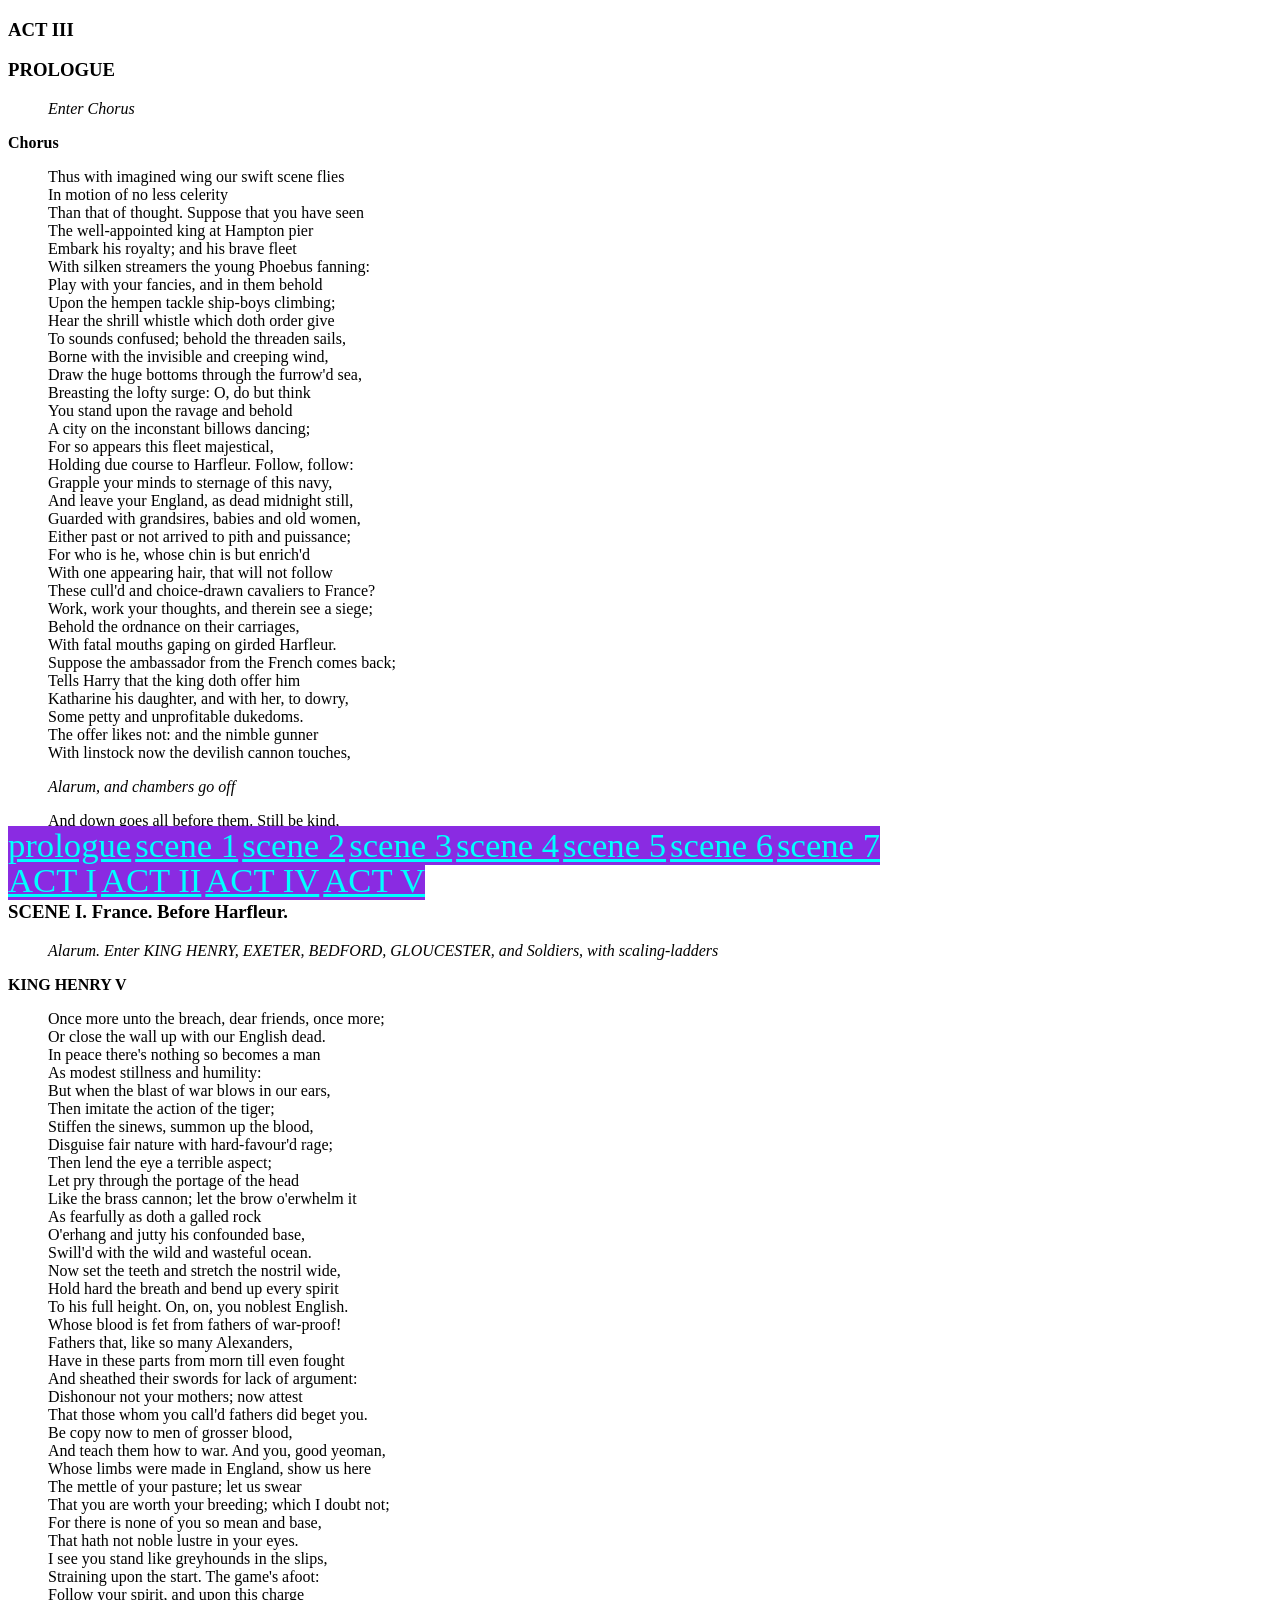
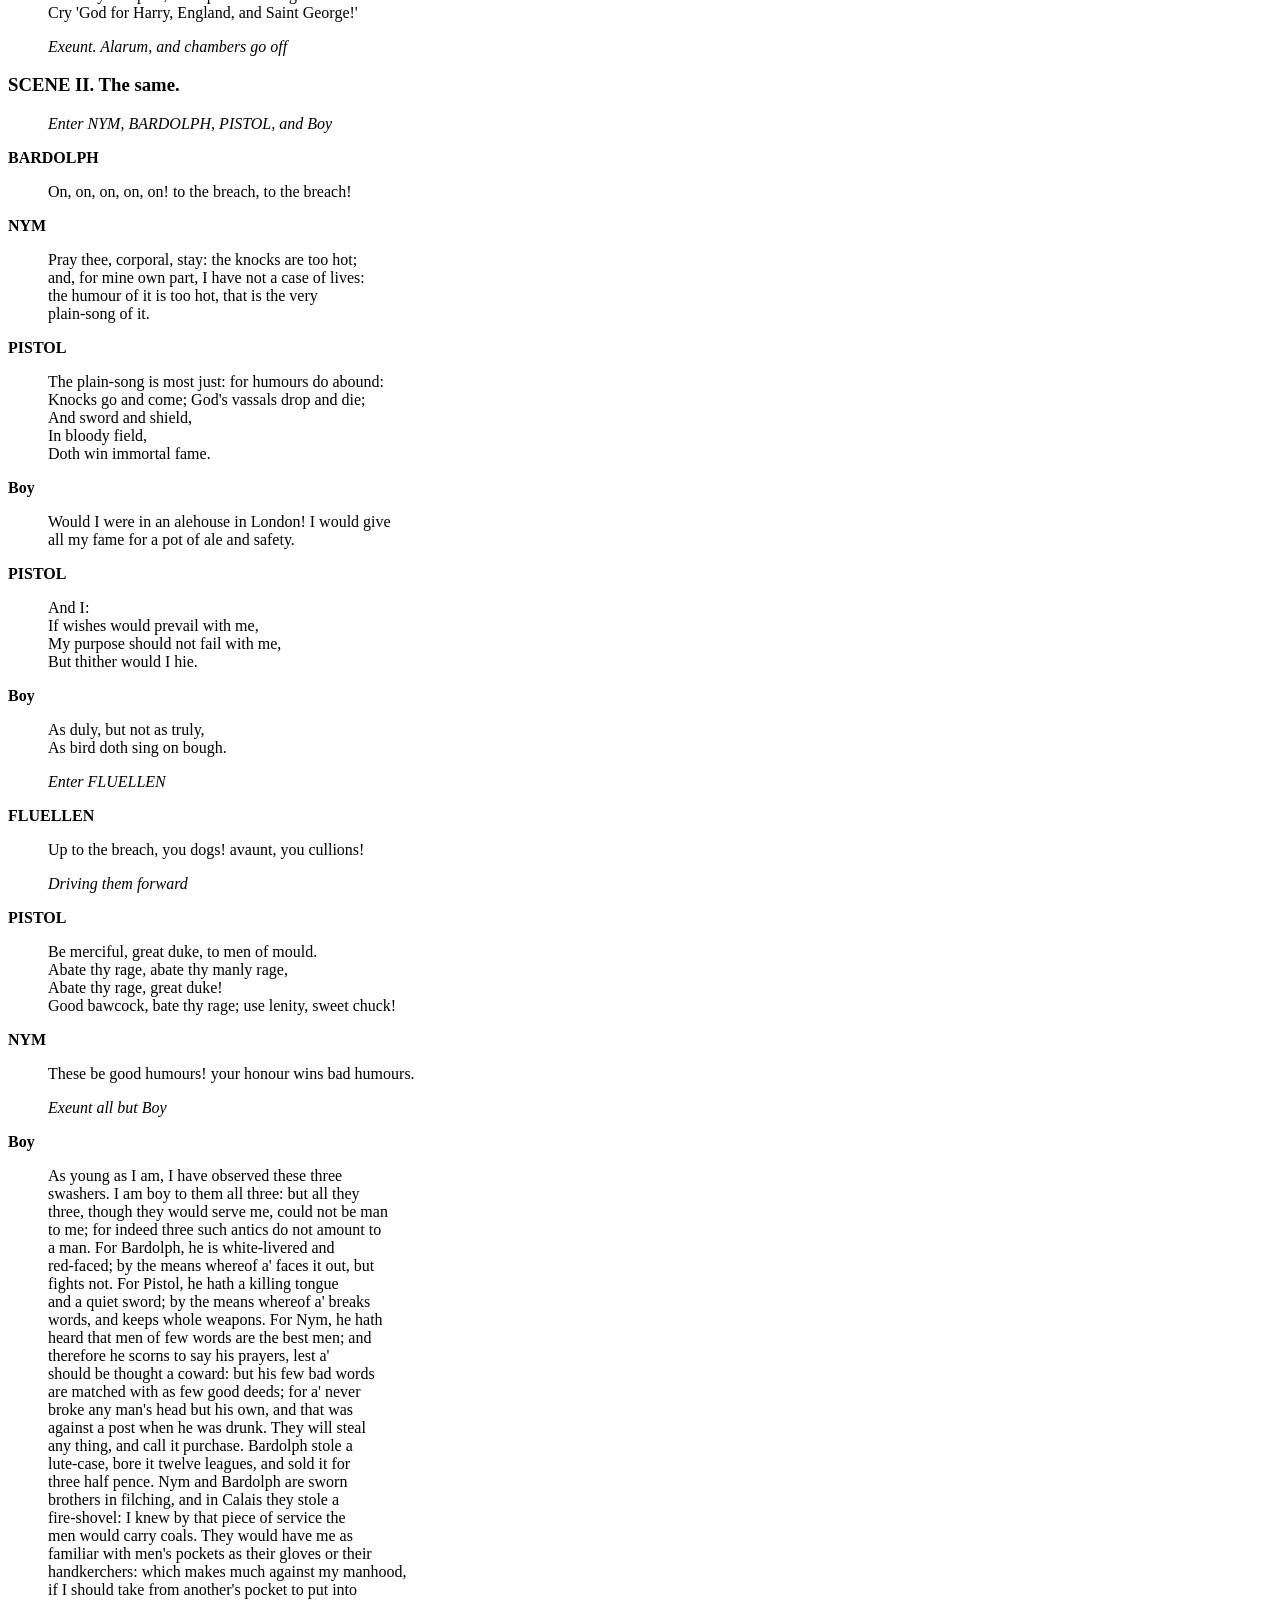
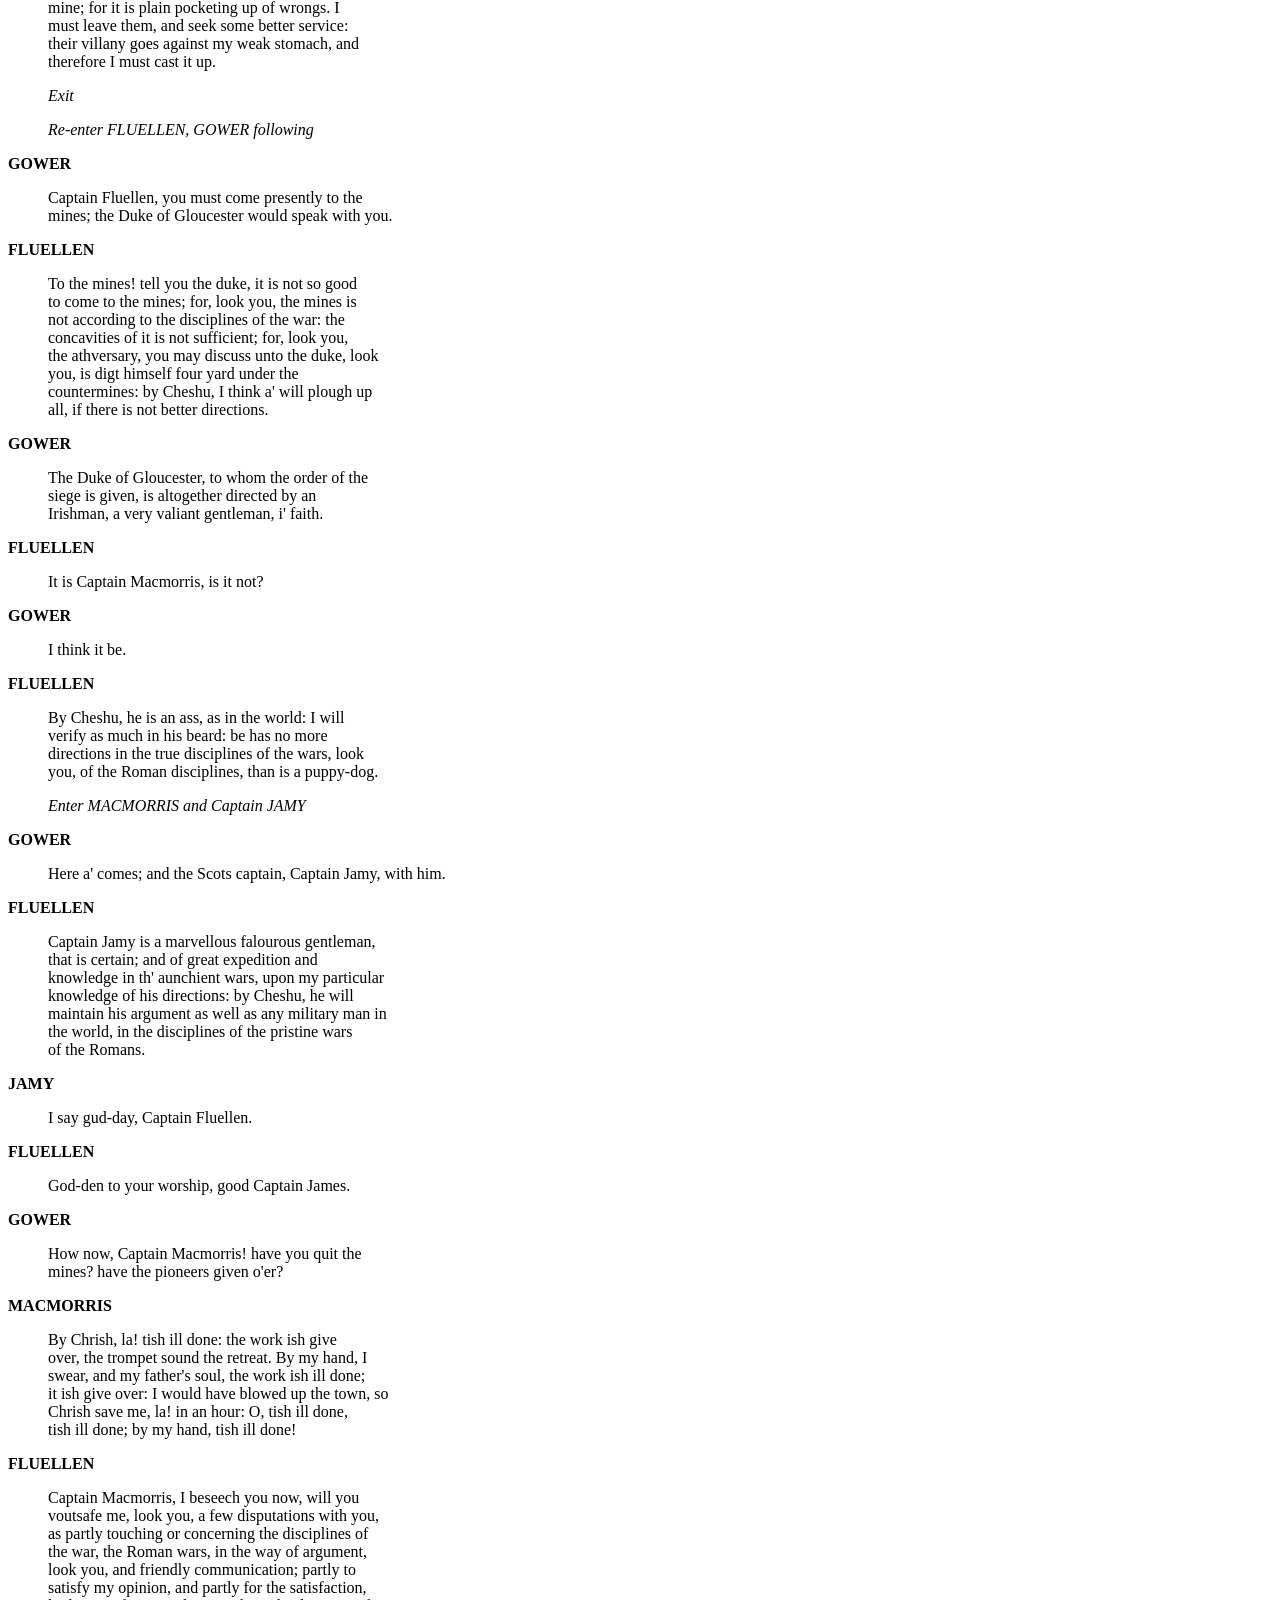
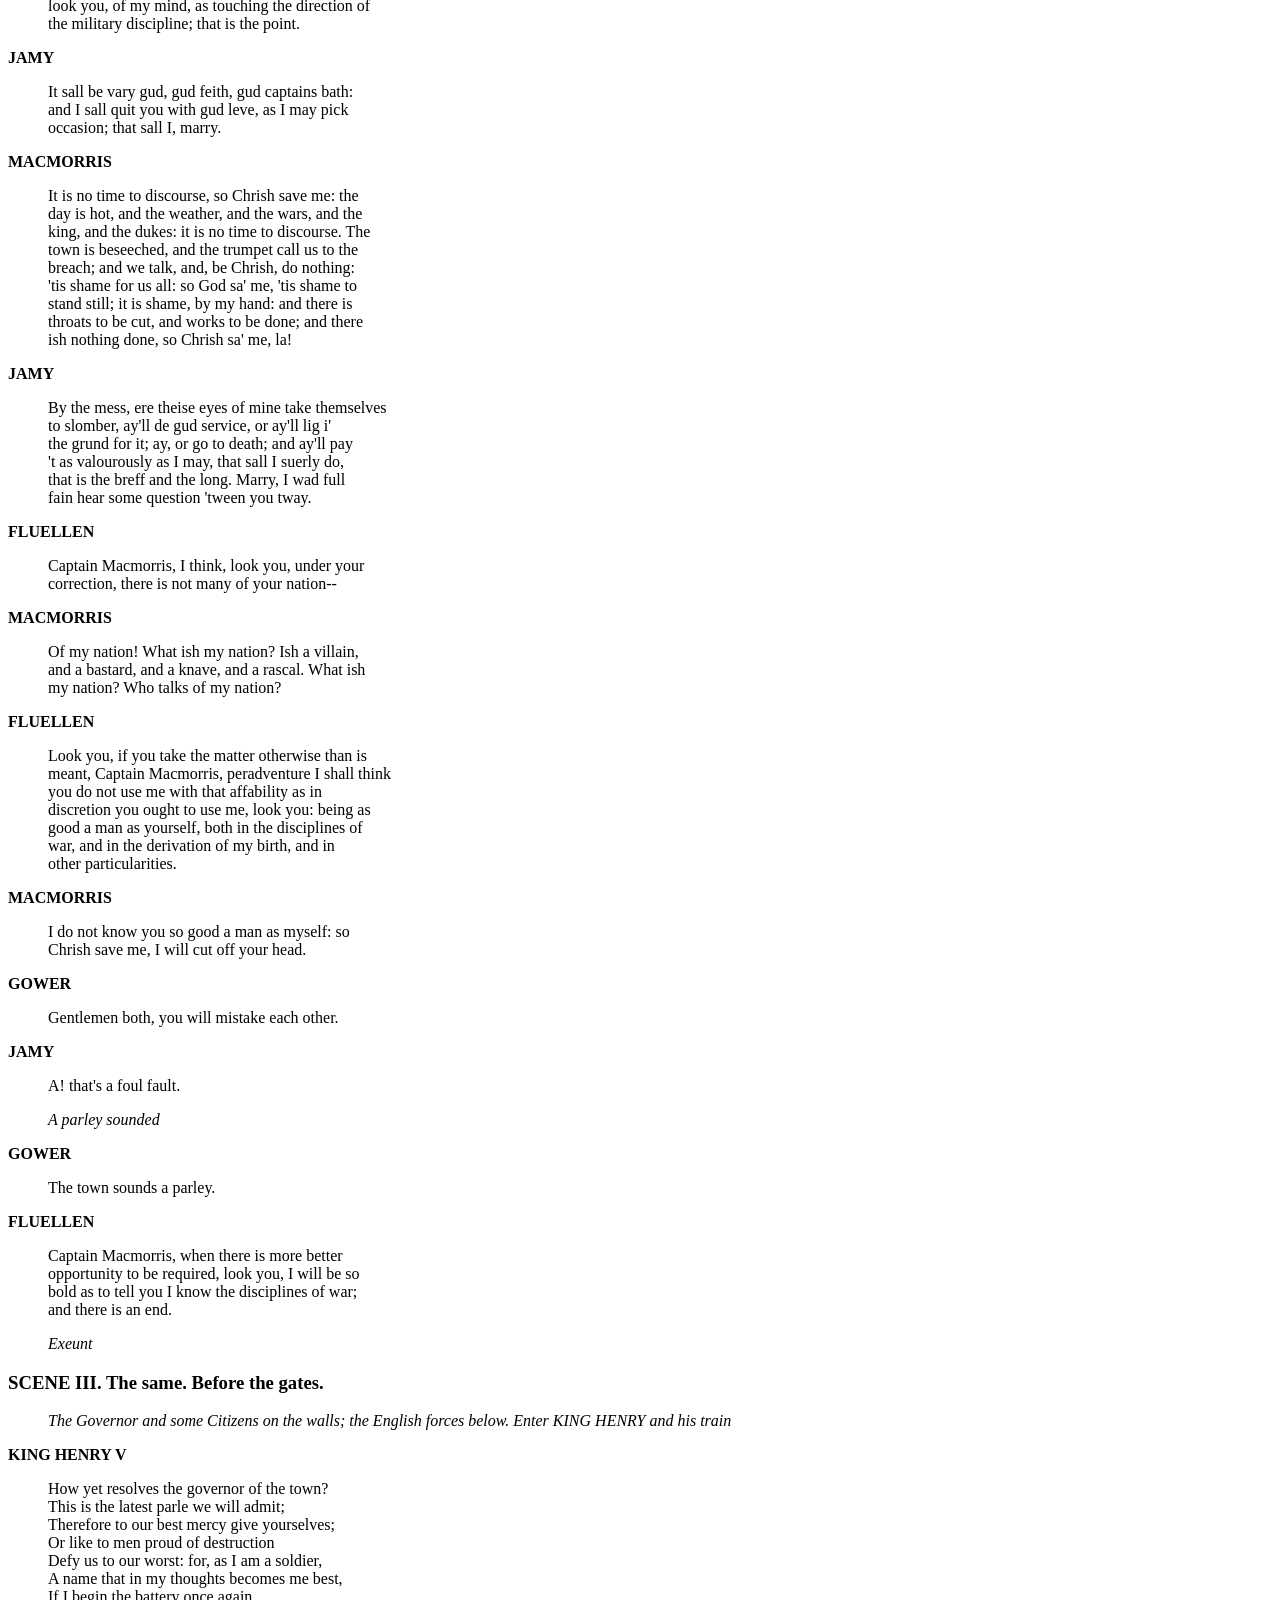
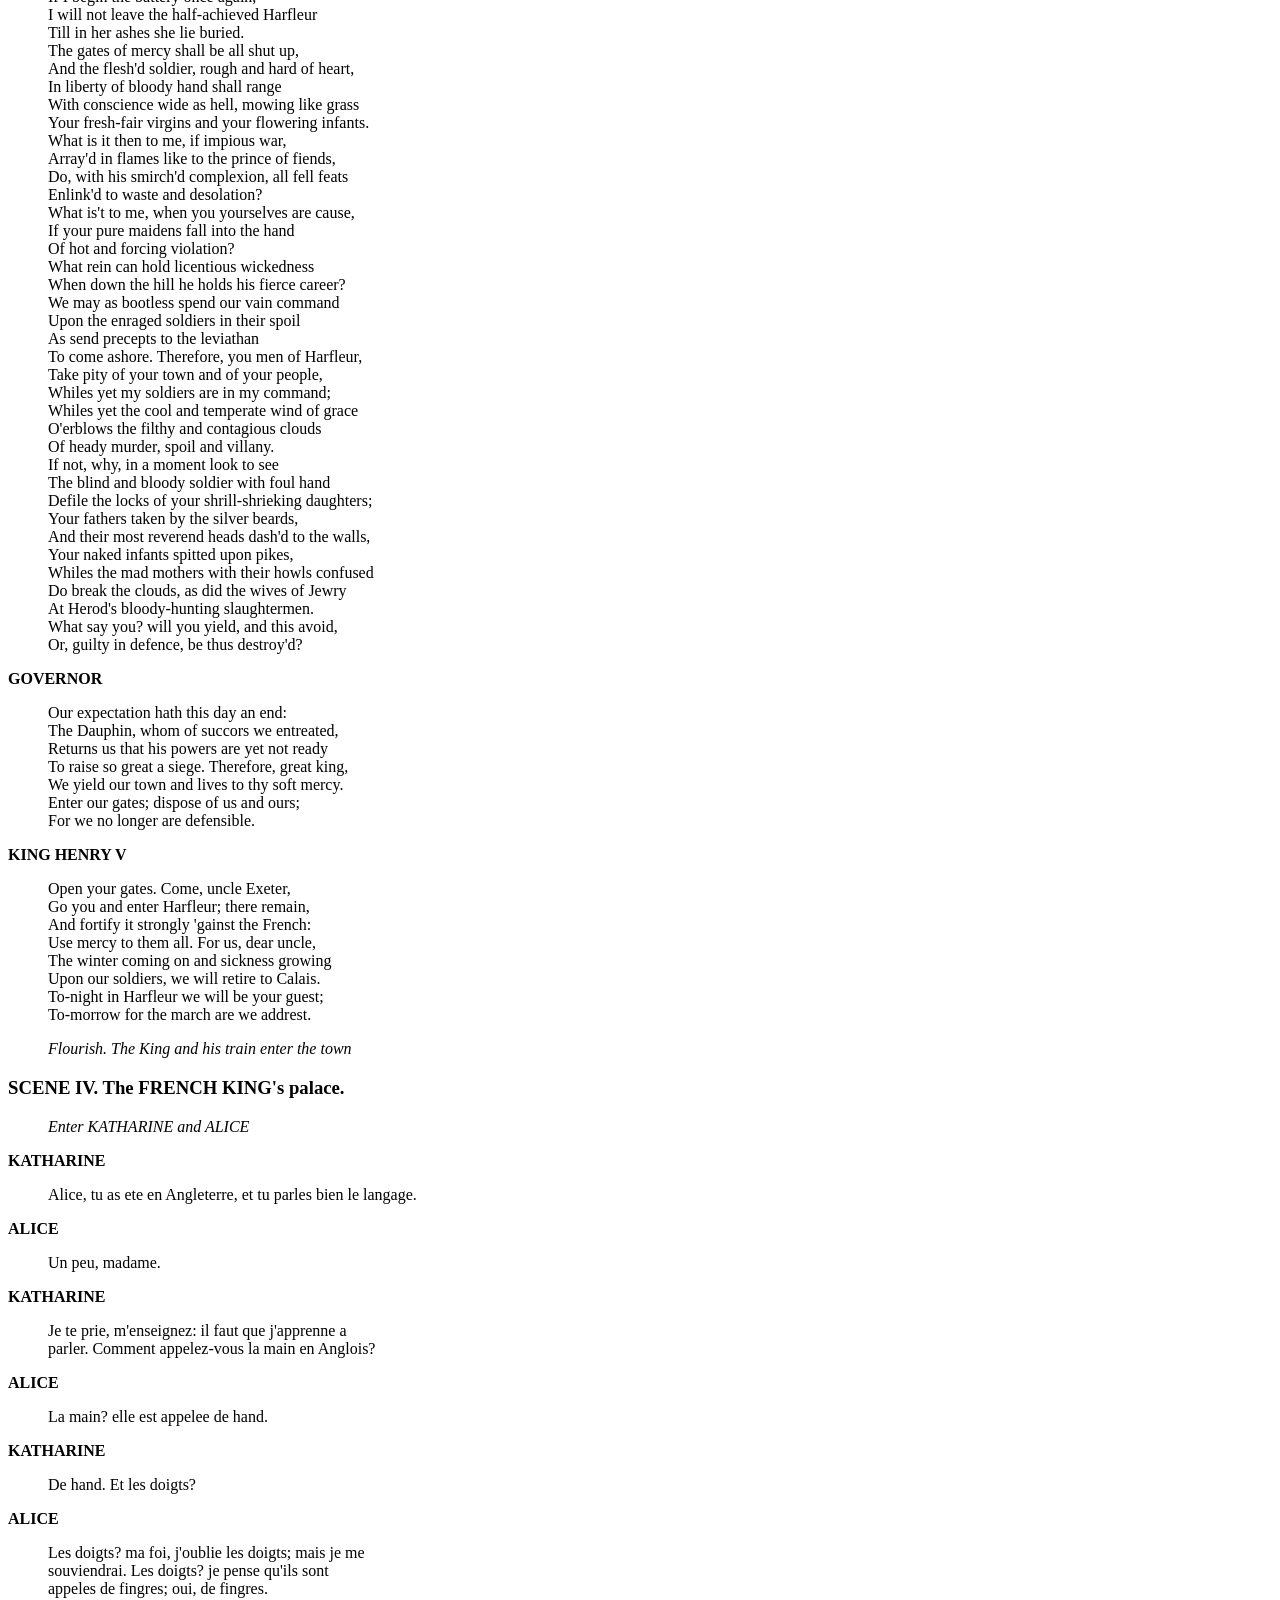
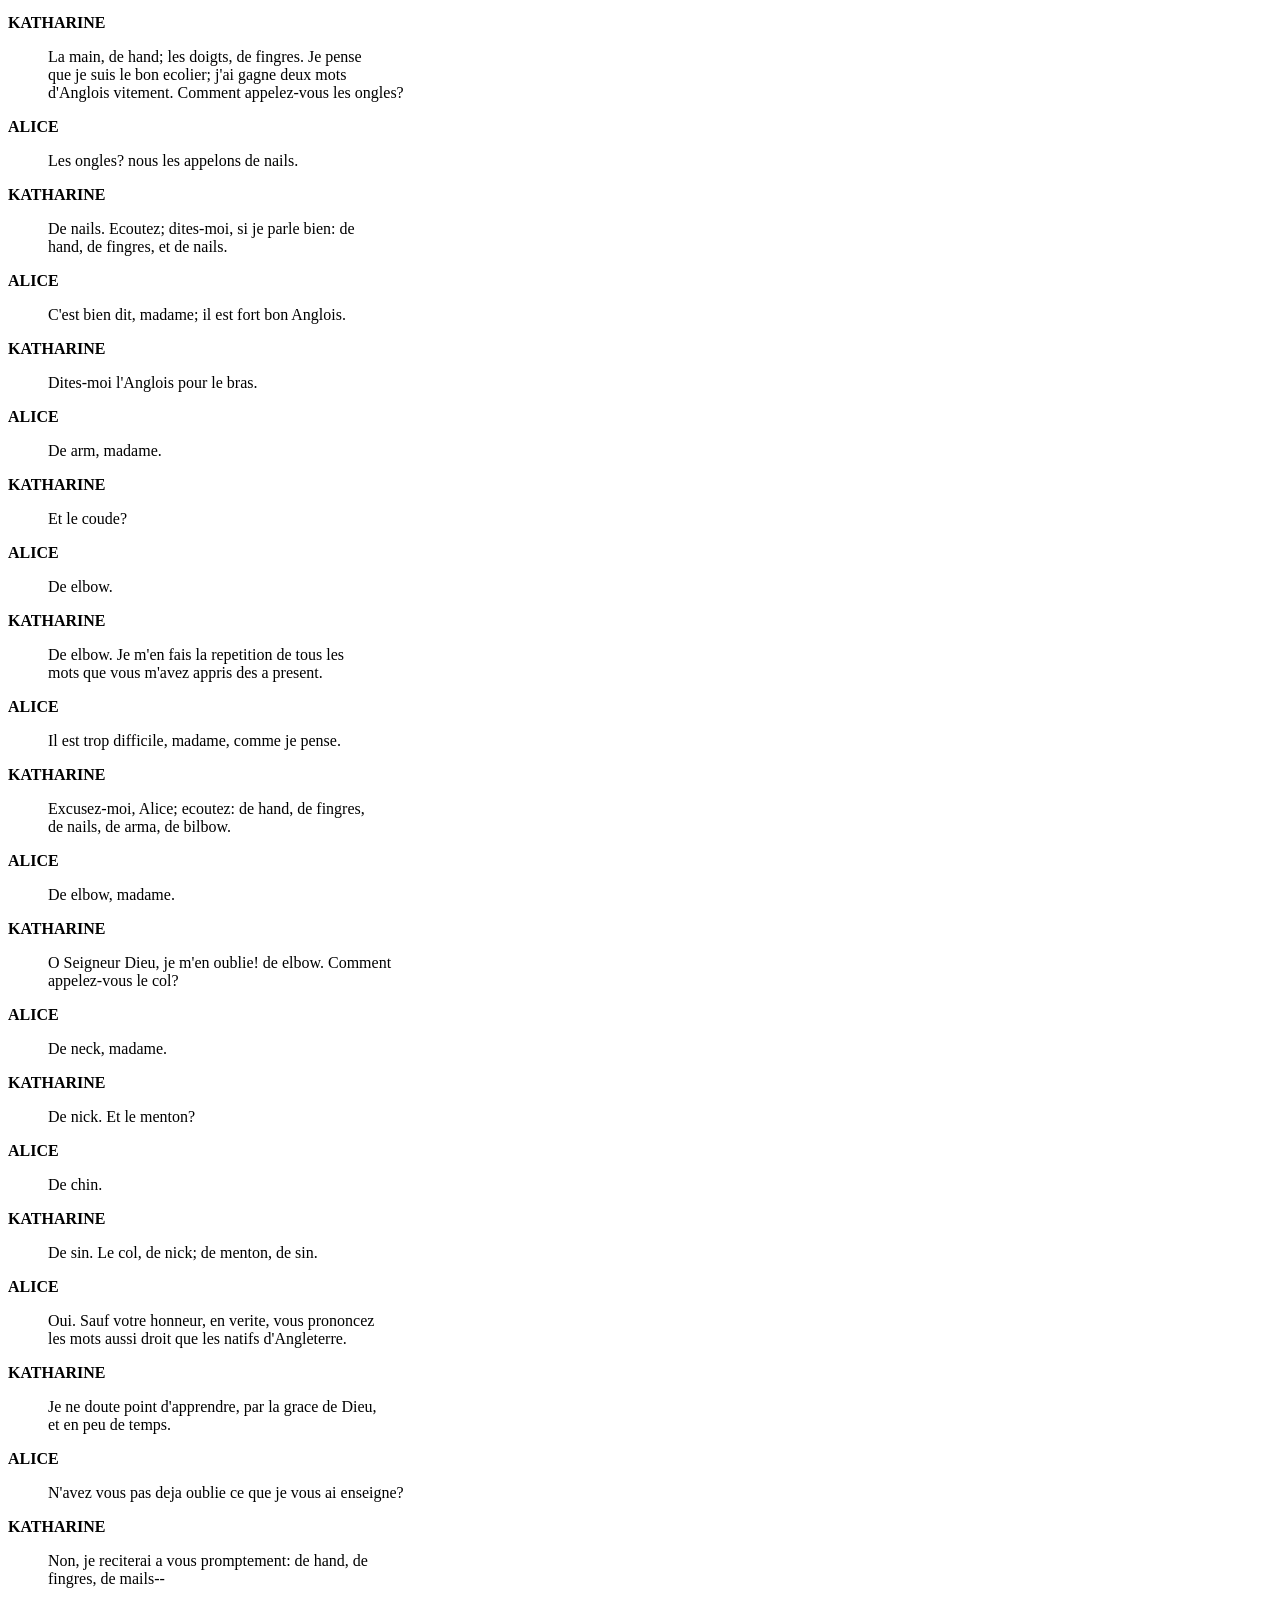
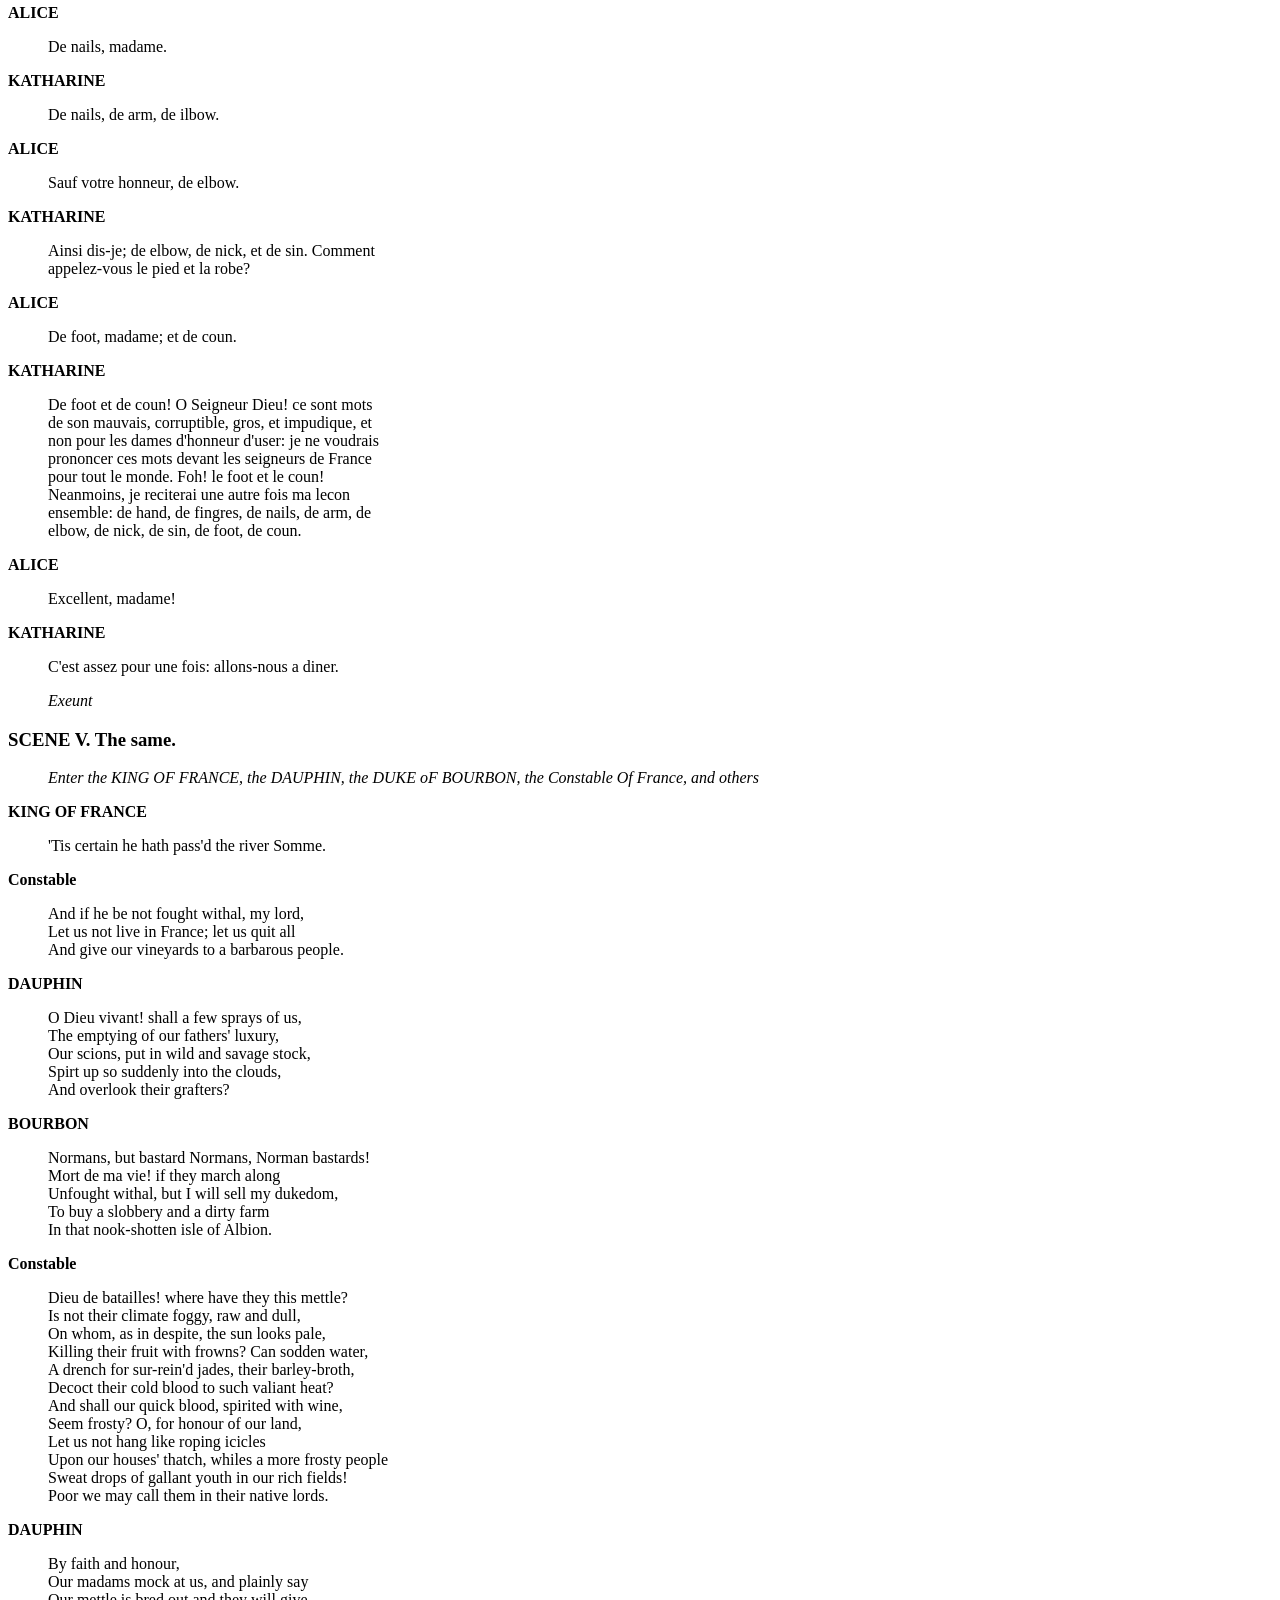
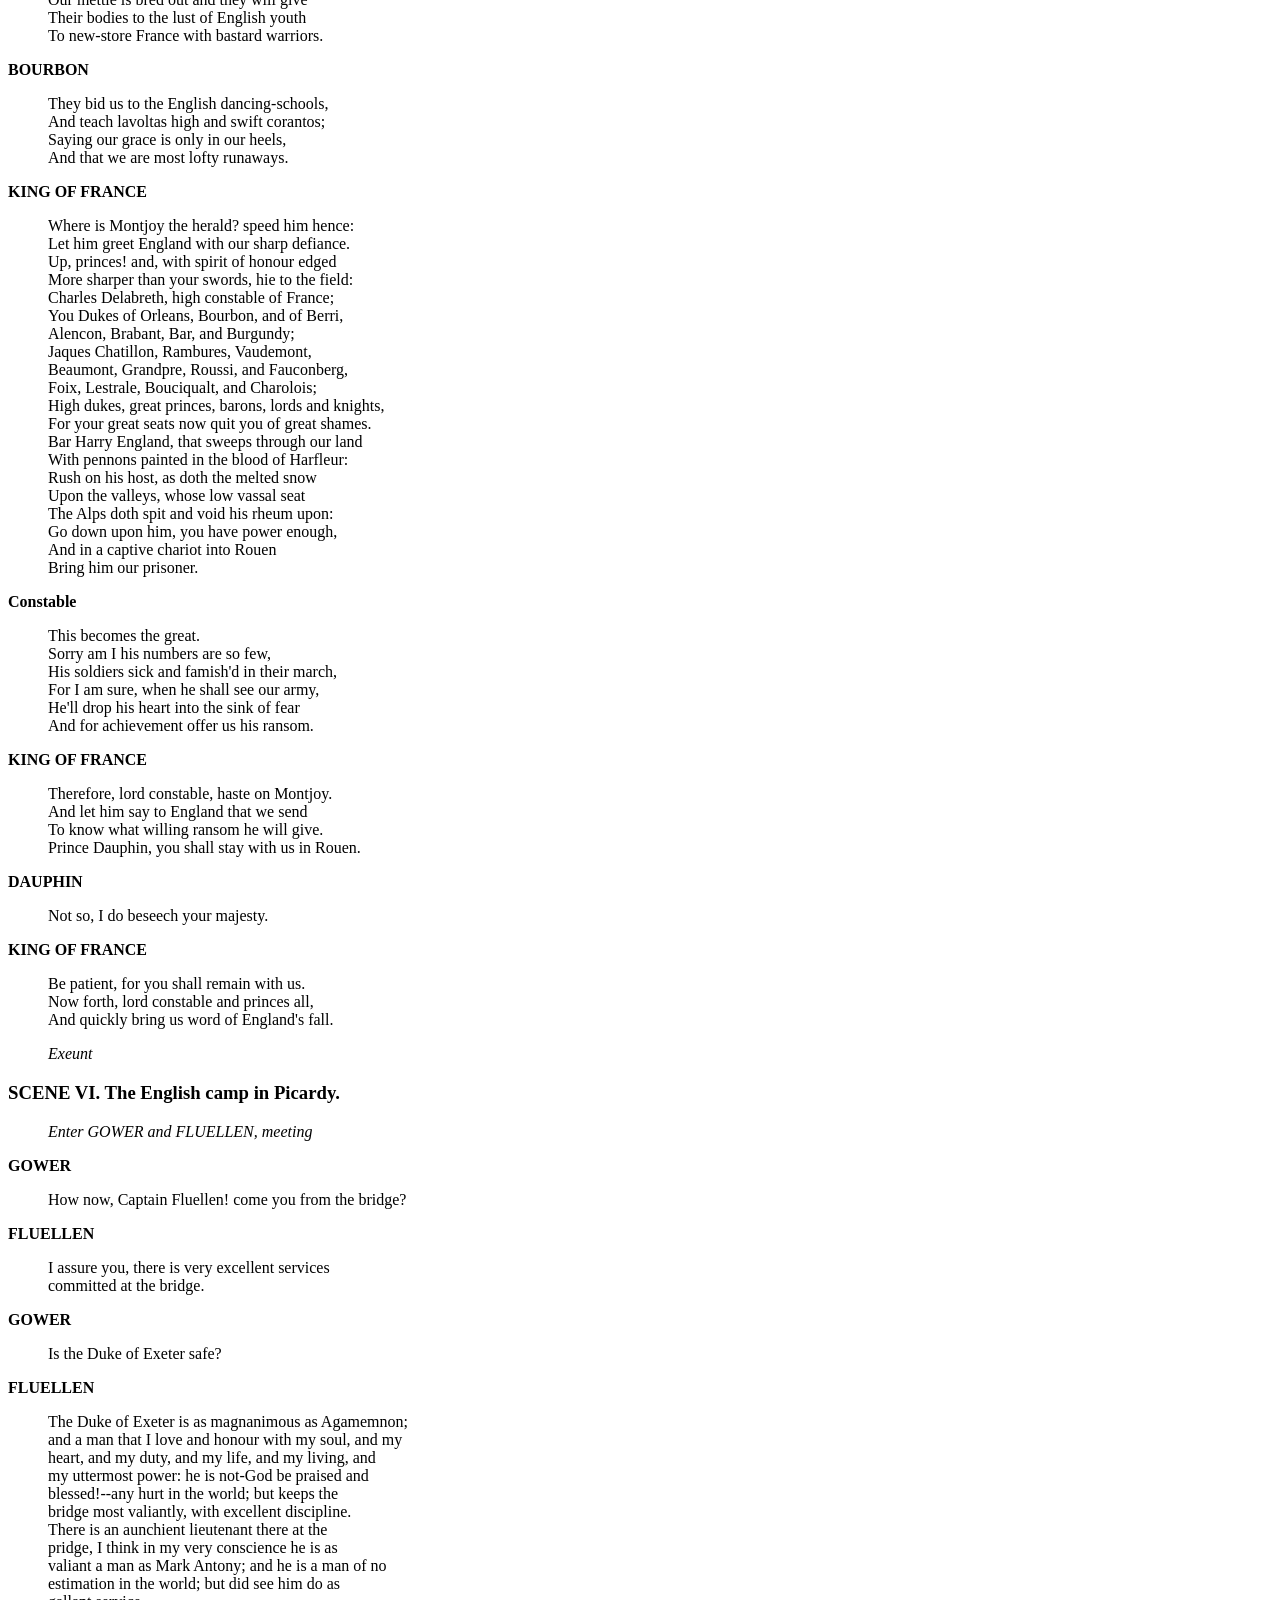
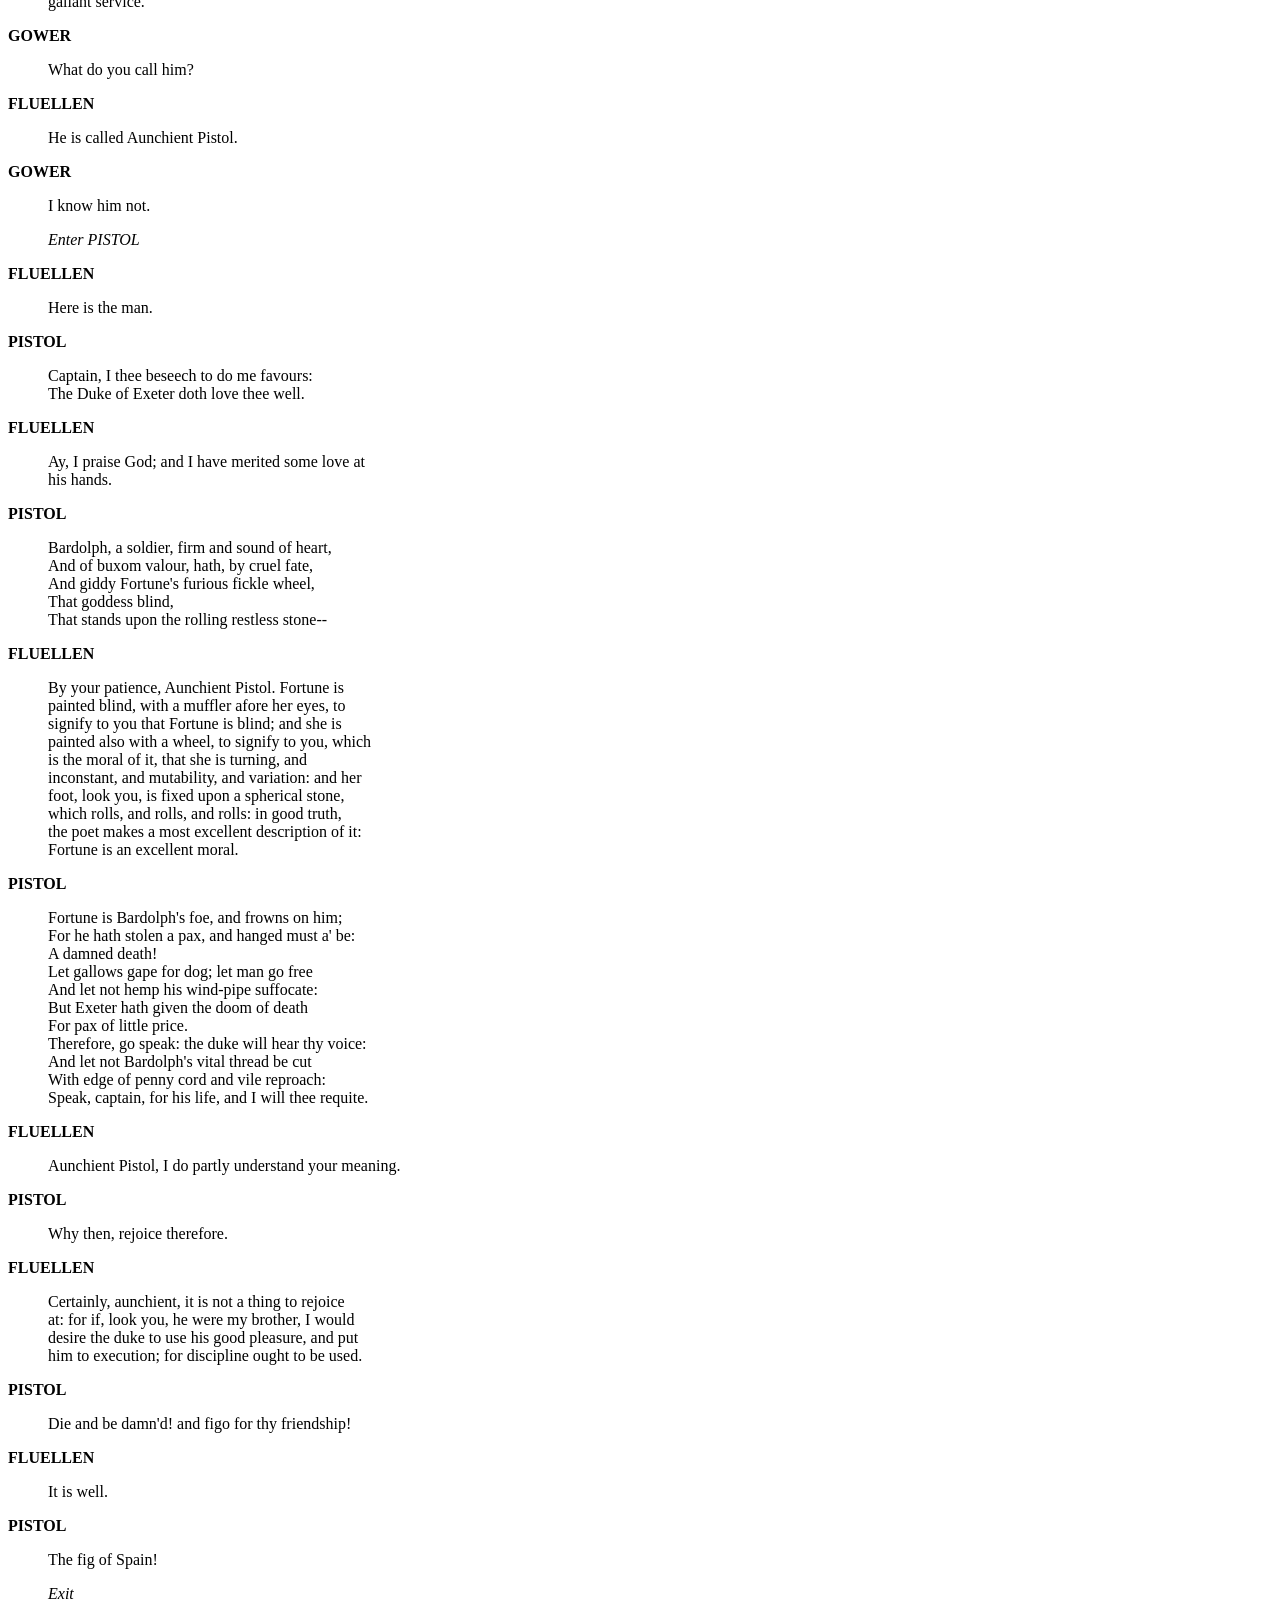
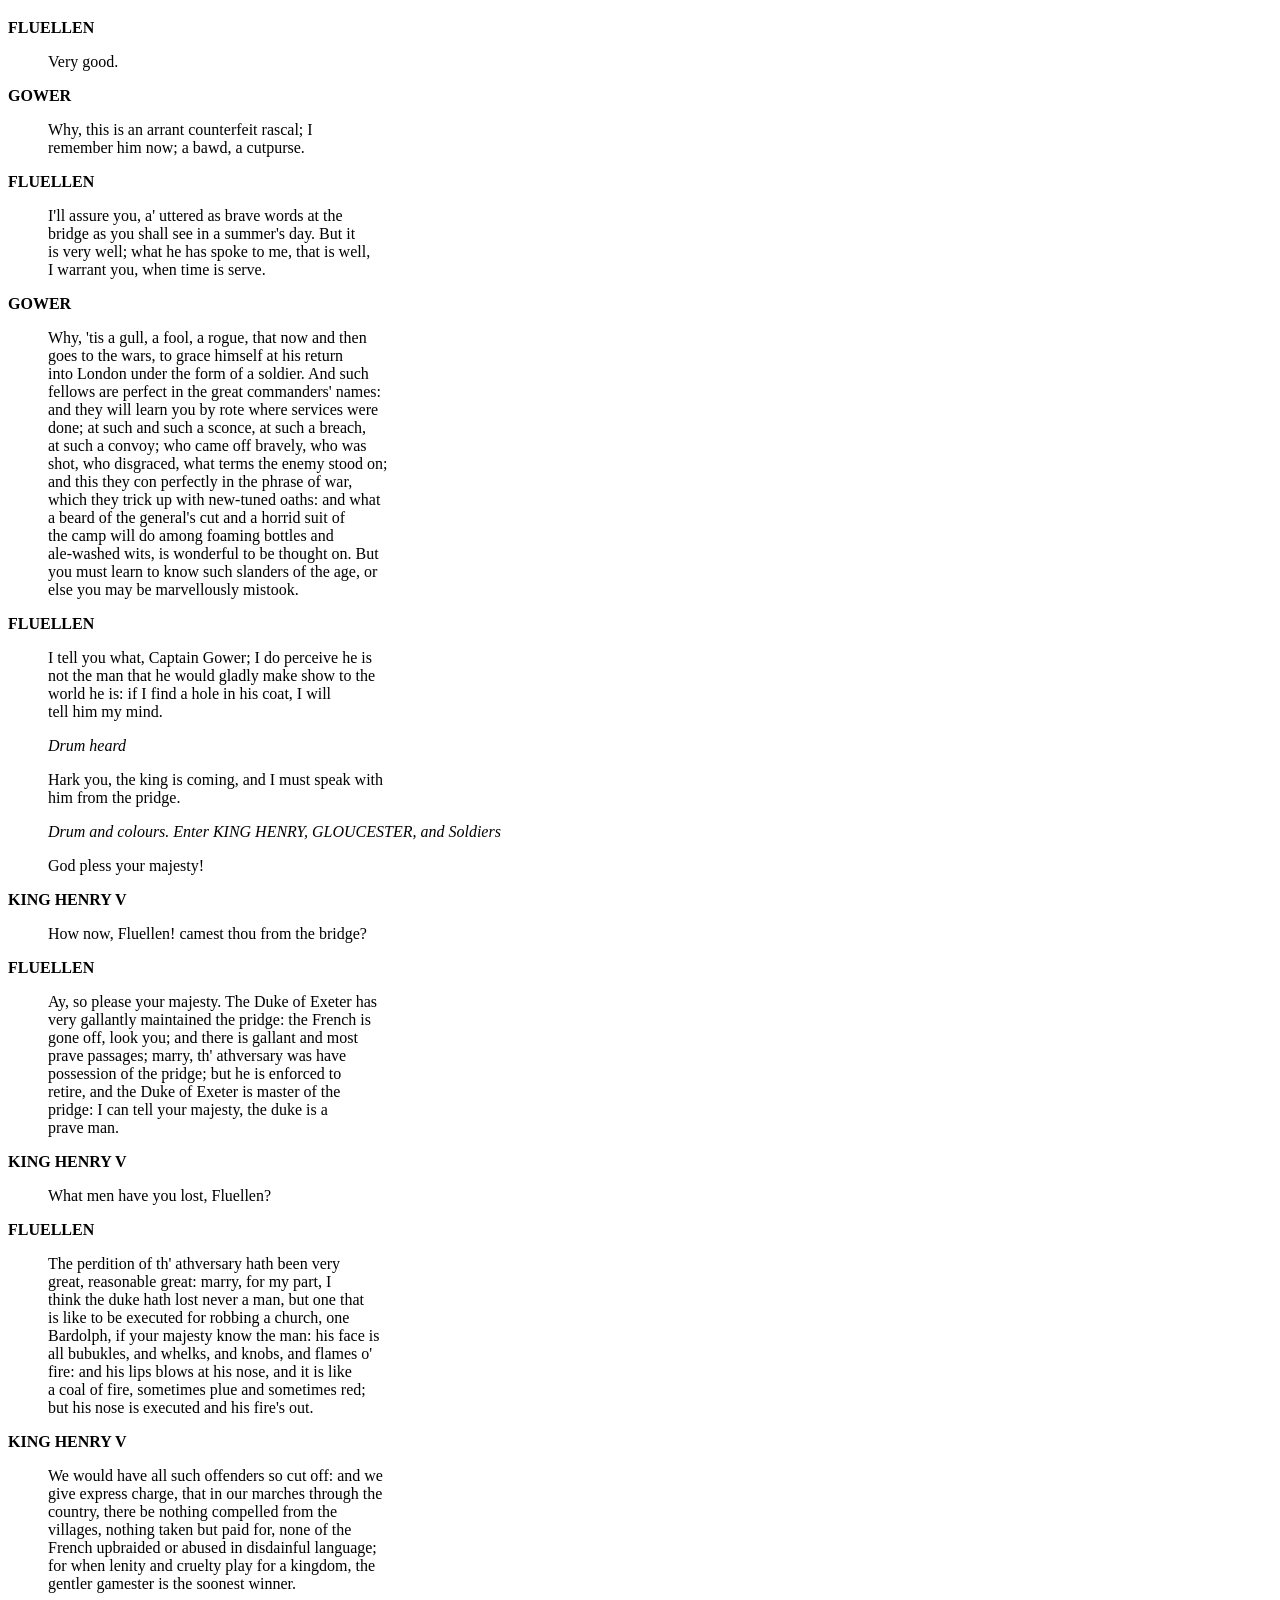
<file: lab05 (1)/Act III.html>
<!DOCTYPE html>
<html lang="en">
    <head>
        <meta charset="UTF-8" />
        <link rel="stylesheet" href="style1.css">
    <meta name="viewport" content="width=device-width, initial-scale=1.0">
        <title>Act III</title>
    </head>
    <body>
        
            <nav>
            
            <a href="Act%20I.html">ACT I</a>
            <a href="Act%20II.html">ACT II</a>
            <a href="Act%20IV.html">ACT IV</a>
            <a href="Act%20V.html">ACT V</a>
            
    
   
    </nav>
    
     <nav id="scenes"> 
    
     <a href="#act3prologue">prologue</a>
    <a href="#act3scene1">scene 1</a>
    <a href="#act3scene2">scene 2</a>
    <a href="#act3scene3">scene 3</a>
    <a href="#act3scene4">scene 4</a>
    <a href="#act3scene5">scene 5</a>
    <a href="#act3scene6">scene 6</a>
    <a href="#act3scene7">scene 7</a>
   
    
    </nav>
    
    <section>
        <h3 id="act3">ACT III</h3>

        <h3 id="act3prologue">PROLOGUE</h3>

        <p>
        <blockquote>

            <i>Enter Chorus</i>

        </blockquote>



        <b>Chorus</b>

        <blockquote>

            Thus with imagined wing our swift scene flies<br>

            In motion of no less celerity<br>

            Than that of thought. Suppose that you have seen<br>

            The well-appointed king at Hampton pier<br>

            Embark his royalty; and his brave fleet<br>

            With silken streamers the young Phoebus fanning:<br>

            Play with your fancies, and in them behold<br>

            Upon the hempen tackle ship-boys climbing;<br>

            Hear the shrill whistle which doth order give<br>

            To sounds confused; behold the threaden sails,<br>

            Borne with the invisible and creeping wind,<br>

            Draw the huge bottoms through the furrow'd sea,<br>

            Breasting the lofty surge: O, do but think<br>

            You stand upon the ravage and behold<br>

            A city on the inconstant billows dancing;<br>

            For so appears this fleet majestical,<br>

            Holding due course to Harfleur. Follow, follow:<br>

            Grapple your minds to sternage of this navy,<br>

            And leave your England, as dead midnight still,<br>

            Guarded with grandsires, babies and old women,<br>

            Either past or not arrived to pith and puissance;<br>

            For who is he, whose chin is but enrich'd<br>

            With one appearing hair, that will not follow<br>

            These cull'd and choice-drawn cavaliers to France?<br>

            Work, work your thoughts, and therein see a siege;<br>

            Behold the ordnance on their carriages,<br>

            With fatal mouths gaping on girded Harfleur.<br>

            Suppose the ambassador from the French comes back;<br>

            Tells Harry that the king doth offer him<br>

            Katharine his daughter, and with her, to dowry,<br>

            Some petty and unprofitable dukedoms.<br>

            The offer likes not: and the nimble gunner<br>

            With linstock now the devilish cannon touches,<br>

            <p><i>Alarum, and chambers go off</i></p>

            And down goes all before them. Still be kind,<br>

            And eke out our performance with your mind.<br>

            <p><i>Exit</i></p>

        </blockquote>

        <h3 id="act3scene1">SCENE I. France. Before Harfleur.</h3>

        <p>
        <blockquote>

            <i>Alarum. Enter KING HENRY, EXETER, BEDFORD, GLOUCESTER, and Soldiers, with scaling-ladders</i>

        </blockquote>



        <b>KING HENRY V</b>

        <blockquote>

            Once more unto the breach, dear friends, once more;<br>

            Or close the wall up with our English dead.<br>

            In peace there's nothing so becomes a man<br>

            As modest stillness and humility:<br>

            But when the blast of war blows in our ears,<br>

            Then imitate the action of the tiger;<br>

            Stiffen the sinews, summon up the blood,<br>

            Disguise fair nature with hard-favour'd rage;<br>

            Then lend the eye a terrible aspect;<br>

            Let pry through the portage of the head<br>

            Like the brass cannon; let the brow o'erwhelm it<br>

            As fearfully as doth a galled rock<br>

            O'erhang and jutty his confounded base,<br>

            Swill'd with the wild and wasteful ocean.<br>

            Now set the teeth and stretch the nostril wide,<br>

            Hold hard the breath and bend up every spirit<br>

            To his full height. On, on, you noblest English.<br>

            Whose blood is fet from fathers of war-proof!<br>

            Fathers that, like so many Alexanders,<br>

            Have in these parts from morn till even fought<br>

            And sheathed their swords for lack of argument:<br>

            Dishonour not your mothers; now attest<br>

            That those whom you call'd fathers did beget you.<br>

            Be copy now to men of grosser blood,<br>

            And teach them how to war. And you, good yeoman,<br>

            Whose limbs were made in England, show us here<br>

            The mettle of your pasture; let us swear<br>

            That you are worth your breeding; which I doubt not;<br>

            For there is none of you so mean and base,<br>

            That hath not noble lustre in your eyes.<br>

            I see you stand like greyhounds in the slips,<br>

            Straining upon the start. The game's afoot:<br>

            Follow your spirit, and upon this charge<br>

            Cry 'God for Harry, England, and Saint George!'<br>

            <p><i>Exeunt. Alarum, and chambers go off</i></p>

        </blockquote>

        <h3 id="act3scene2">SCENE II. The same.</h3>

        <p>
        <blockquote>

            <i>Enter NYM, BARDOLPH, PISTOL, and Boy</i>

        </blockquote>



        <b>BARDOLPH</b>

        <blockquote>

            On, on, on, on, on! to the breach, to the breach!<br>

        </blockquote>



        <b>NYM</b>

        <blockquote>

            Pray thee, corporal, stay: the knocks are too hot;<br>

            and, for mine own part, I have not a case of lives:<br>

            the humour of it is too hot, that is the very<br>

            plain-song of it.<br>

        </blockquote>



        <b>PISTOL</b>

        <blockquote>

            The plain-song is most just: for humours do abound:<br>

            Knocks go and come; God's vassals drop and die;<br>

            And sword and shield,<br>

            In bloody field,<br>

            Doth win immortal fame.<br>

        </blockquote>



        <b>Boy</b>

        <blockquote>

            Would I were in an alehouse in London! I would give<br>

            all my fame for a pot of ale and safety.<br>

        </blockquote>



        <b>PISTOL</b>

        <blockquote>

            And I:<br>

            If wishes would prevail with me,<br>

            My purpose should not fail with me,<br>

            But thither would I hie.<br>

        </blockquote>



        <b>Boy</b>

        <blockquote>

            As duly, but not as truly,<br>

            As bird doth sing on bough.<br>

            <p><i>Enter FLUELLEN</i></p>

        </blockquote>



        <b>FLUELLEN</b>

        <blockquote>

            Up to the breach, you dogs! avaunt, you cullions!<br>

            <p><i>Driving them forward</i></p>

        </blockquote>



        <b>PISTOL</b>

        <blockquote>

            Be merciful, great duke, to men of mould.<br>

            Abate thy rage, abate thy manly rage,<br>

            Abate thy rage, great duke!<br>

            Good bawcock, bate thy rage; use lenity, sweet chuck!<br>

        </blockquote>



        <b>NYM</b>

        <blockquote>

            These be good humours! your honour wins bad humours.<br>

            <p><i>Exeunt all but Boy</i></p>

        </blockquote>



        <b>Boy</b>

        <blockquote>

            As young as I am, I have observed these three<br>

            swashers. I am boy to them all three: but all they<br>

            three, though they would serve me, could not be man<br>

            to me; for indeed three such antics do not amount to<br>

            a man. For Bardolph, he is white-livered and<br>

            red-faced; by the means whereof a' faces it out, but<br>

            fights not. For Pistol, he hath a killing tongue<br>

            and a quiet sword; by the means whereof a' breaks<br>

            words, and keeps whole weapons. For Nym, he hath<br>

            heard that men of few words are the best men; and<br>

            therefore he scorns to say his prayers, lest a'<br>

            should be thought a coward: but his few bad words<br>

            are matched with as few good deeds; for a' never<br>

            broke any man's head but his own, and that was<br>

            against a post when he was drunk. They will steal<br>

            any thing, and call it purchase. Bardolph stole a<br>

            lute-case, bore it twelve leagues, and sold it for<br>

            three half pence. Nym and Bardolph are sworn<br>

            brothers in filching, and in Calais they stole a<br>

            fire-shovel: I knew by that piece of service the<br>

            men would carry coals. They would have me as<br>

            familiar with men's pockets as their gloves or their<br>

            handkerchers: which makes much against my manhood,<br>

            if I should take from another's pocket to put into<br>

            mine; for it is plain pocketing up of wrongs. I<br>

            must leave them, and seek some better service:<br>

            their villany goes against my weak stomach, and<br>

            therefore I must cast it up.<br>

            <p><i>Exit</i></p>

            <p><i>Re-enter FLUELLEN, GOWER following</i></p>

        </blockquote>



        <b>GOWER</b>

        <blockquote>

            Captain Fluellen, you must come presently to the<br>

            mines; the Duke of Gloucester would speak with you.<br>

        </blockquote>



        <b>FLUELLEN</b>

        <blockquote>

            To the mines! tell you the duke, it is not so good<br>

            to come to the mines; for, look you, the mines is<br>

            not according to the disciplines of the war: the<br>

            concavities of it is not sufficient; for, look you,<br>

            the athversary, you may discuss unto the duke, look<br>

            you, is digt himself four yard under the<br>

            countermines: by Cheshu, I think a' will plough up<br>

            all, if there is not better directions.<br>

        </blockquote>



        <b>GOWER</b>

        <blockquote>

            The Duke of Gloucester, to whom the order of the<br>

            siege is given, is altogether directed by an<br>

            Irishman, a very valiant gentleman, i' faith.<br>

        </blockquote>



        <b>FLUELLEN</b>

        <blockquote>

            It is Captain Macmorris, is it not?<br>

        </blockquote>



        <b>GOWER</b>

        <blockquote>

            I think it be.<br>

        </blockquote>



        <b>FLUELLEN</b>

        <blockquote>

            By Cheshu, he is an ass, as in the world: I will<br>

            verify as much in his beard: be has no more<br>

            directions in the true disciplines of the wars, look<br>

            you, of the Roman disciplines, than is a puppy-dog.<br>

            <p><i>Enter MACMORRIS and Captain JAMY</i></p>

        </blockquote>



        <b>GOWER</b>

        <blockquote>

            Here a' comes; and the Scots captain, Captain Jamy, with him.<br>

        </blockquote>



        <b>FLUELLEN</b>

        <blockquote>

            Captain Jamy is a marvellous falourous gentleman,<br>

            that is certain; and of great expedition and<br>

            knowledge in th' aunchient wars, upon my particular<br>

            knowledge of his directions: by Cheshu, he will<br>

            maintain his argument as well as any military man in<br>

            the world, in the disciplines of the pristine wars<br>

            of the Romans.<br>

        </blockquote>



        <b>JAMY</b>

        <blockquote>

            I say gud-day, Captain Fluellen.<br>

        </blockquote>



        <b>FLUELLEN</b>

        <blockquote>

            God-den to your worship, good Captain James.<br>

        </blockquote>



        <b>GOWER</b>

        <blockquote>

            How now, Captain Macmorris! have you quit the<br>

            mines? have the pioneers given o'er?<br>

        </blockquote>



        <b>MACMORRIS</b>

        <blockquote>

            By Chrish, la! tish ill done: the work ish give<br>

            over, the trompet sound the retreat. By my hand, I<br>

            swear, and my father's soul, the work ish ill done;<br>

            it ish give over: I would have blowed up the town, so<br>

            Chrish save me, la! in an hour: O, tish ill done,<br>

            tish ill done; by my hand, tish ill done!<br>

        </blockquote>



        <b>FLUELLEN</b>

        <blockquote>

            Captain Macmorris, I beseech you now, will you<br>

            voutsafe me, look you, a few disputations with you,<br>

            as partly touching or concerning the disciplines of<br>

            the war, the Roman wars, in the way of argument,<br>

            look you, and friendly communication; partly to<br>

            satisfy my opinion, and partly for the satisfaction,<br>

            look you, of my mind, as touching the direction of<br>

            the military discipline; that is the point.<br>

        </blockquote>



        <b>JAMY</b>

        <blockquote>

            It sall be vary gud, gud feith, gud captains bath:<br>

            and I sall quit you with gud leve, as I may pick<br>

            occasion; that sall I, marry.<br>

        </blockquote>



        <b>MACMORRIS</b>

        <blockquote>

            It is no time to discourse, so Chrish save me: the<br>

            day is hot, and the weather, and the wars, and the<br>

            king, and the dukes: it is no time to discourse. The<br>

            town is beseeched, and the trumpet call us to the<br>

            breach; and we talk, and, be Chrish, do nothing:<br>

            'tis shame for us all: so God sa' me, 'tis shame to<br>

            stand still; it is shame, by my hand: and there is<br>

            throats to be cut, and works to be done; and there<br>

            ish nothing done, so Chrish sa' me, la!<br>

        </blockquote>



        <b>JAMY</b>

        <blockquote>

            By the mess, ere theise eyes of mine take themselves<br>

            to slomber, ay'll de gud service, or ay'll lig i'<br>

            the grund for it; ay, or go to death; and ay'll pay<br>

            't as valourously as I may, that sall I suerly do,<br>

            that is the breff and the long. Marry, I wad full<br>

            fain hear some question 'tween you tway.<br>

        </blockquote>



        <b>FLUELLEN</b>

        <blockquote>

            Captain Macmorris, I think, look you, under your<br>

            correction, there is not many of your nation--<br>

        </blockquote>



        <b>MACMORRIS</b>

        <blockquote>

            Of my nation! What ish my nation? Ish a villain,<br>

            and a bastard, and a knave, and a rascal. What ish<br>

            my nation? Who talks of my nation?<br>

        </blockquote>



        <b>FLUELLEN</b>

        <blockquote>

            Look you, if you take the matter otherwise than is<br>

            meant, Captain Macmorris, peradventure I shall think<br>

            you do not use me with that affability as in<br>

            discretion you ought to use me, look you: being as<br>

            good a man as yourself, both in the disciplines of<br>

            war, and in the derivation of my birth, and in<br>

            other particularities.<br>

        </blockquote>



        <b>MACMORRIS</b>

        <blockquote>

            I do not know you so good a man as myself: so<br>

            Chrish save me, I will cut off your head.<br>

        </blockquote>



        <b>GOWER</b>

        <blockquote>

            Gentlemen both, you will mistake each other.<br>

        </blockquote>



        <b>JAMY</b>

        <blockquote>

            A! that's a foul fault.<br>

            <p><i>A parley sounded</i></p>

        </blockquote>



        <b>GOWER</b>

        <blockquote>

            The town sounds a parley.<br>

        </blockquote>



        <b>FLUELLEN</b>

        <blockquote>

            Captain Macmorris, when there is more better<br>

            opportunity to be required, look you, I will be so<br>

            bold as to tell you I know the disciplines of war;<br>

            and there is an end.<br>

            <p><i>Exeunt</i></p>

        </blockquote>

        <h3 id="act3scene3">SCENE III. The same. Before the gates.</h3>

        <p>
        <blockquote>

            <i>The Governor and some Citizens on the walls; the English forces below. Enter KING HENRY and his train</i>

        </blockquote>



        <b>KING HENRY V</b>

        <blockquote>

            How yet resolves the governor of the town?<br>

            This is the latest parle we will admit;<br>

            Therefore to our best mercy give yourselves;<br>

            Or like to men proud of destruction<br>

            Defy us to our worst: for, as I am a soldier,<br>

            A name that in my thoughts becomes me best,<br>

            If I begin the battery once again,<br>

            I will not leave the half-achieved Harfleur<br>

            Till in her ashes she lie buried.<br>

            The gates of mercy shall be all shut up,<br>

            And the flesh'd soldier, rough and hard of heart,<br>

            In liberty of bloody hand shall range<br>

            With conscience wide as hell, mowing like grass<br>

            Your fresh-fair virgins and your flowering infants.<br>

            What is it then to me, if impious war,<br>

            Array'd in flames like to the prince of fiends,<br>

            Do, with his smirch'd complexion, all fell feats<br>

            Enlink'd to waste and desolation?<br>

            What is't to me, when you yourselves are cause,<br>

            If your pure maidens fall into the hand<br>

            Of hot and forcing violation?<br>

            What rein can hold licentious wickedness<br>

            When down the hill he holds his fierce career?<br>

            We may as bootless spend our vain command<br>

            Upon the enraged soldiers in their spoil<br>

            As send precepts to the leviathan<br>

            To come ashore. Therefore, you men of Harfleur,<br>

            Take pity of your town and of your people,<br>

            Whiles yet my soldiers are in my command;<br>

            Whiles yet the cool and temperate wind of grace<br>

            O'erblows the filthy and contagious clouds<br>

            Of heady murder, spoil and villany.<br>

            If not, why, in a moment look to see<br>

            The blind and bloody soldier with foul hand<br>

            Defile the locks of your shrill-shrieking daughters;<br>

            Your fathers taken by the silver beards,<br>

            And their most reverend heads dash'd to the walls,<br>

            Your naked infants spitted upon pikes,<br>

            Whiles the mad mothers with their howls confused<br>

            Do break the clouds, as did the wives of Jewry<br>

            At Herod's bloody-hunting slaughtermen.<br>

            What say you? will you yield, and this avoid,<br>

            Or, guilty in defence, be thus destroy'd?<br>

        </blockquote>



        <b>GOVERNOR</b>

        <blockquote>

            Our expectation hath this day an end:<br>

            The Dauphin, whom of succors we entreated,<br>

            Returns us that his powers are yet not ready<br>

            To raise so great a siege. Therefore, great king,<br>

            We yield our town and lives to thy soft mercy.<br>

            Enter our gates; dispose of us and ours;<br>

            For we no longer are defensible.<br>

        </blockquote>



        <b>KING HENRY V</b>

        <blockquote>

            Open your gates. Come, uncle Exeter,<br>

            Go you and enter Harfleur; there remain,<br>

            And fortify it strongly 'gainst the French:<br>

            Use mercy to them all. For us, dear uncle,<br>

            The winter coming on and sickness growing<br>

            Upon our soldiers, we will retire to Calais.<br>

            To-night in Harfleur we will be your guest;<br>

            To-morrow for the march are we addrest.<br>

            <p><i>Flourish. The King and his train enter the town</i></p>

        </blockquote>

        <h3 id="act3scene4">SCENE IV. The FRENCH KING's palace.</h3>

        <p>
        <blockquote>

            <i>Enter KATHARINE and ALICE</i>

        </blockquote>



        <b>KATHARINE</b>

        <blockquote>

            Alice, tu as ete en Angleterre, et tu parles bien le langage.<br>

        </blockquote>



        <b>ALICE</b>

        <blockquote>

            Un peu, madame.<br>

        </blockquote>



        <b>KATHARINE</b>

        <blockquote>

            Je te prie, m'enseignez: il faut que j'apprenne a<br>

            parler. Comment appelez-vous la main en Anglois?<br>

        </blockquote>



        <b>ALICE</b>

        <blockquote>

            La main? elle est appelee de hand.<br>

        </blockquote>



        <b>KATHARINE</b>

        <blockquote>

            De hand. Et les doigts?<br>

        </blockquote>



        <b>ALICE</b>

        <blockquote>

            Les doigts? ma foi, j'oublie les doigts; mais je me<br>

            souviendrai. Les doigts? je pense qu'ils sont<br>

            appeles de fingres; oui, de fingres.<br>

        </blockquote>



        <b>KATHARINE</b>

        <blockquote>

            La main, de hand; les doigts, de fingres. Je pense<br>

            que je suis le bon ecolier; j'ai gagne deux mots<br>

            d'Anglois vitement. Comment appelez-vous les ongles?<br>

        </blockquote>



        <b>ALICE</b>

        <blockquote>

            Les ongles? nous les appelons de nails.<br>

        </blockquote>



        <b>KATHARINE</b>

        <blockquote>

            De nails. Ecoutez; dites-moi, si je parle bien: de<br>

            hand, de fingres, et de nails.<br>

        </blockquote>



        <b>ALICE</b>

        <blockquote>

            C'est bien dit, madame; il est fort bon Anglois.<br>

        </blockquote>



        <b>KATHARINE</b>

        <blockquote>

            Dites-moi l'Anglois pour le bras.<br>

        </blockquote>



        <b>ALICE</b>

        <blockquote>

            De arm, madame.<br>

        </blockquote>



        <b>KATHARINE</b>

        <blockquote>

            Et le coude?<br>

        </blockquote>



        <b>ALICE</b>

        <blockquote>

            De elbow.<br>

        </blockquote>



        <b>KATHARINE</b>

        <blockquote>

            De elbow. Je m'en fais la repetition de tous les<br>

            mots que vous m'avez appris des a present.<br>

        </blockquote>



        <b>ALICE</b>

        <blockquote>

            Il est trop difficile, madame, comme je pense.<br>

        </blockquote>



        <b>KATHARINE</b>

        <blockquote>

            Excusez-moi, Alice; ecoutez: de hand, de fingres,<br>

            de nails, de arma, de bilbow.<br>

        </blockquote>



        <b>ALICE</b>

        <blockquote>

            De elbow, madame.<br>

        </blockquote>



        <b>KATHARINE</b>

        <blockquote>

            O Seigneur Dieu, je m'en oublie! de elbow. Comment<br>

            appelez-vous le col?<br>

        </blockquote>



        <b>ALICE</b>

        <blockquote>

            De neck, madame.<br>

        </blockquote>



        <b>KATHARINE</b>

        <blockquote>

            De nick. Et le menton?<br>

        </blockquote>



        <b>ALICE</b>

        <blockquote>

            De chin.<br>

        </blockquote>



        <b>KATHARINE</b>

        <blockquote>

            De sin. Le col, de nick; de menton, de sin.<br>

        </blockquote>



        <b>ALICE</b>

        <blockquote>

            Oui. Sauf votre honneur, en verite, vous prononcez<br>

            les mots aussi droit que les natifs d'Angleterre.<br>

        </blockquote>



        <b>KATHARINE</b>

        <blockquote>

            Je ne doute point d'apprendre, par la grace de Dieu,<br>

            et en peu de temps.<br>

        </blockquote>



        <b>ALICE</b>

        <blockquote>

            N'avez vous pas deja oublie ce que je vous ai enseigne?<br>

        </blockquote>



        <b>KATHARINE</b>

        <blockquote>

            Non, je reciterai a vous promptement: de hand, de<br>

            fingres, de mails--<br>

        </blockquote>



        <b>ALICE</b>

        <blockquote>

            De nails, madame.<br>

        </blockquote>



        <b>KATHARINE</b>

        <blockquote>

            De nails, de arm, de ilbow.<br>

        </blockquote>



        <b>ALICE</b>

        <blockquote>

            Sauf votre honneur, de elbow.<br>

        </blockquote>



        <b>KATHARINE</b>

        <blockquote>

            Ainsi dis-je; de elbow, de nick, et de sin. Comment<br>

            appelez-vous le pied et la robe?<br>

        </blockquote>



        <b>ALICE</b>

        <blockquote>

            De foot, madame; et de coun.<br>

        </blockquote>



        <b>KATHARINE</b>

        <blockquote>

            De foot et de coun! O Seigneur Dieu! ce sont mots<br>

            de son mauvais, corruptible, gros, et impudique, et<br>

            non pour les dames d'honneur d'user: je ne voudrais<br>

            prononcer ces mots devant les seigneurs de France<br>

            pour tout le monde. Foh! le foot et le coun!<br>

            Neanmoins, je reciterai une autre fois ma lecon<br>

            ensemble: de hand, de fingres, de nails, de arm, de<br>

            elbow, de nick, de sin, de foot, de coun.<br>

        </blockquote>



        <b>ALICE</b>

        <blockquote>

            Excellent, madame!<br>

        </blockquote>



        <b>KATHARINE</b>

        <blockquote>

            C'est assez pour une fois: allons-nous a diner.<br>

            <p><i>Exeunt</i></p>

        </blockquote>

        <h3 id="act3scene5">SCENE V. The same.</h3>

        <p>
        <blockquote>

            <i>Enter the KING OF FRANCE, the DAUPHIN, the DUKE oF BOURBON, the Constable Of France, and others</i>

        </blockquote>



        <b>KING OF FRANCE</b>

        <blockquote>

            'Tis certain he hath pass'd the river Somme.<br>

        </blockquote>



        <b>Constable</b>

        <blockquote>

            And if he be not fought withal, my lord,<br>

            Let us not live in France; let us quit all<br>

            And give our vineyards to a barbarous people.<br>

        </blockquote>



        <b>DAUPHIN</b>

        <blockquote>

            O Dieu vivant! shall a few sprays of us,<br>

            The emptying of our fathers' luxury,<br>

            Our scions, put in wild and savage stock,<br>

            Spirt up so suddenly into the clouds,<br>

            And overlook their grafters?<br>

        </blockquote>



        <b>BOURBON</b>

        <blockquote>

            Normans, but bastard Normans, Norman bastards!<br>

            Mort de ma vie! if they march along<br>

            Unfought withal, but I will sell my dukedom,<br>

            To buy a slobbery and a dirty farm<br>

            In that nook-shotten isle of Albion.<br>

        </blockquote>



        <b>Constable</b>

        <blockquote>

            Dieu de batailles! where have they this mettle?<br>

            Is not their climate foggy, raw and dull,<br>

            On whom, as in despite, the sun looks pale,<br>

            Killing their fruit with frowns? Can sodden water,<br>

            A drench for sur-rein'd jades, their barley-broth,<br>

            Decoct their cold blood to such valiant heat?<br>

            And shall our quick blood, spirited with wine,<br>

            Seem frosty? O, for honour of our land,<br>

            Let us not hang like roping icicles<br>

            Upon our houses' thatch, whiles a more frosty people<br>

            Sweat drops of gallant youth in our rich fields!<br>

            Poor we may call them in their native lords.<br>

        </blockquote>



        <b>DAUPHIN</b>

        <blockquote>

            By faith and honour,<br>

            Our madams mock at us, and plainly say<br>

            Our mettle is bred out and they will give<br>

            Their bodies to the lust of English youth<br>

            To new-store France with bastard warriors.<br>

        </blockquote>



        <b>BOURBON</b>

        <blockquote>

            They bid us to the English dancing-schools,<br>

            And teach lavoltas high and swift corantos;<br>

            Saying our grace is only in our heels,<br>

            And that we are most lofty runaways.<br>

        </blockquote>



        <b>KING OF FRANCE</b>

        <blockquote>

            Where is Montjoy the herald? speed him hence:<br>

            Let him greet England with our sharp defiance.<br>

            Up, princes! and, with spirit of honour edged<br>

            More sharper than your swords, hie to the field:<br>

            Charles Delabreth, high constable of France;<br>

            You Dukes of Orleans, Bourbon, and of Berri,<br>

            Alencon, Brabant, Bar, and Burgundy;<br>

            Jaques Chatillon, Rambures, Vaudemont,<br>

            Beaumont, Grandpre, Roussi, and Fauconberg,<br>

            Foix, Lestrale, Bouciqualt, and Charolois;<br>

            High dukes, great princes, barons, lords and knights,<br>

            For your great seats now quit you of great shames.<br>

            Bar Harry England, that sweeps through our land<br>

            With pennons painted in the blood of Harfleur:<br>

            Rush on his host, as doth the melted snow<br>

            Upon the valleys, whose low vassal seat<br>

            The Alps doth spit and void his rheum upon:<br>

            Go down upon him, you have power enough,<br>

            And in a captive chariot into Rouen<br>

            Bring him our prisoner.<br>

        </blockquote>



        <b>Constable</b>

        <blockquote>

            This becomes the great.<br>

            Sorry am I his numbers are so few,<br>

            His soldiers sick and famish'd in their march,<br>

            For I am sure, when he shall see our army,<br>

            He'll drop his heart into the sink of fear<br>

            And for achievement offer us his ransom.<br>

        </blockquote>



        <b>KING OF FRANCE</b>

        <blockquote>

            Therefore, lord constable, haste on Montjoy.<br>

            And let him say to England that we send<br>

            To know what willing ransom he will give.<br>

            Prince Dauphin, you shall stay with us in Rouen.<br>

        </blockquote>



        <b>DAUPHIN</b>

        <blockquote>

            Not so, I do beseech your majesty.<br>

        </blockquote>



        <b>KING OF FRANCE</b>

        <blockquote>

            Be patient, for you shall remain with us.<br>

            Now forth, lord constable and princes all,<br>

            And quickly bring us word of England's fall.<br>

            <p><i>Exeunt</i></p>

        </blockquote>

        <h3 id="act3scene6">SCENE VI. The English camp in Picardy.</h3>

        <p>
        <blockquote>

            <i>Enter GOWER and FLUELLEN, meeting</i>

        </blockquote>



        <b>GOWER</b>

        <blockquote>

            How now, Captain Fluellen! come you from the bridge?<br>

        </blockquote>



        <b>FLUELLEN</b>

        <blockquote>

            I assure you, there is very excellent services<br>

            committed at the bridge.<br>

        </blockquote>



        <b>GOWER</b>

        <blockquote>

            Is the Duke of Exeter safe?<br>

        </blockquote>



        <b>FLUELLEN</b>

        <blockquote>

            The Duke of Exeter is as magnanimous as Agamemnon;<br>

            and a man that I love and honour with my soul, and my<br>

            heart, and my duty, and my life, and my living, and<br>

            my uttermost power: he is not-God be praised and<br>

            blessed!--any hurt in the world; but keeps the<br>

            bridge most valiantly, with excellent discipline.<br>

            There is an aunchient lieutenant there at the<br>

            pridge, I think in my very conscience he is as<br>

            valiant a man as Mark Antony; and he is a man of no<br>

            estimation in the world; but did see him do as<br>

            gallant service.<br>

        </blockquote>



        <b>GOWER</b>

        <blockquote>

            What do you call him?<br>

        </blockquote>



        <b>FLUELLEN</b>

        <blockquote>

            He is called Aunchient Pistol.<br>

        </blockquote>



        <b>GOWER</b>

        <blockquote>

            I know him not.<br>

            <p><i>Enter PISTOL</i></p>

        </blockquote>



        <b>FLUELLEN</b>

        <blockquote>

            Here is the man.<br>

        </blockquote>



        <b>PISTOL</b>

        <blockquote>

            Captain, I thee beseech to do me favours:<br>

            The Duke of Exeter doth love thee well.<br>

        </blockquote>



        <b>FLUELLEN</b>

        <blockquote>

            Ay, I praise God; and I have merited some love at<br>

            his hands.<br>

        </blockquote>



        <b>PISTOL</b>

        <blockquote>

            Bardolph, a soldier, firm and sound of heart,<br>

            And of buxom valour, hath, by cruel fate,<br>

            And giddy Fortune's furious fickle wheel,<br>

            That goddess blind,<br>

            That stands upon the rolling restless stone--<br>

        </blockquote>



        <b>FLUELLEN</b>

        <blockquote>

            By your patience, Aunchient Pistol. Fortune is<br>

            painted blind, with a muffler afore her eyes, to<br>

            signify to you that Fortune is blind; and she is<br>

            painted also with a wheel, to signify to you, which<br>

            is the moral of it, that she is turning, and<br>

            inconstant, and mutability, and variation: and her<br>

            foot, look you, is fixed upon a spherical stone,<br>

            which rolls, and rolls, and rolls: in good truth,<br>

            the poet makes a most excellent description of it:<br>

            Fortune is an excellent moral.<br>

        </blockquote>



        <b>PISTOL</b>

        <blockquote>

            Fortune is Bardolph's foe, and frowns on him;<br>

            For he hath stolen a pax, and hanged must a' be:<br>

            A damned death!<br>

            Let gallows gape for dog; let man go free<br>

            And let not hemp his wind-pipe suffocate:<br>

            But Exeter hath given the doom of death<br>

            For pax of little price.<br>

            Therefore, go speak: the duke will hear thy voice:<br>

            And let not Bardolph's vital thread be cut<br>

            With edge of penny cord and vile reproach:<br>

            Speak, captain, for his life, and I will thee requite.<br>

        </blockquote>



        <b>FLUELLEN</b>

        <blockquote>

            Aunchient Pistol, I do partly understand your meaning.<br>

        </blockquote>



        <b>PISTOL</b>

        <blockquote>

            Why then, rejoice therefore.<br>

        </blockquote>



        <b>FLUELLEN</b>

        <blockquote>

            Certainly, aunchient, it is not a thing to rejoice<br>

            at: for if, look you, he were my brother, I would<br>

            desire the duke to use his good pleasure, and put<br>

            him to execution; for discipline ought to be used.<br>

        </blockquote>



        <b>PISTOL</b>

        <blockquote>

            Die and be damn'd! and figo for thy friendship!<br>

        </blockquote>



        <b>FLUELLEN</b>

        <blockquote>

            It is well.<br>

        </blockquote>



        <b>PISTOL</b>

        <blockquote>

            The fig of Spain!<br>

            <p><i>Exit</i></p>

        </blockquote>



        <b>FLUELLEN</b>

        <blockquote>

            Very good.<br>

        </blockquote>



        <b>GOWER</b>

        <blockquote>

            Why, this is an arrant counterfeit rascal; I<br>

            remember him now; a bawd, a cutpurse.<br>

        </blockquote>



        <b>FLUELLEN</b>

        <blockquote>

            I'll assure you, a' uttered as brave words at the<br>

            bridge as you shall see in a summer's day. But it<br>

            is very well; what he has spoke to me, that is well,<br>

            I warrant you, when time is serve.<br>

        </blockquote>



        <b>GOWER</b>

        <blockquote>

            Why, 'tis a gull, a fool, a rogue, that now and then<br>

            goes to the wars, to grace himself at his return<br>

            into London under the form of a soldier. And such<br>

            fellows are perfect in the great commanders' names:<br>

            and they will learn you by rote where services were<br>

            done; at such and such a sconce, at such a breach,<br>

            at such a convoy; who came off bravely, who was<br>

            shot, who disgraced, what terms the enemy stood on;<br>

            and this they con perfectly in the phrase of war,<br>

            which they trick up with new-tuned oaths: and what<br>

            a beard of the general's cut and a horrid suit of<br>

            the camp will do among foaming bottles and<br>

            ale-washed wits, is wonderful to be thought on. But<br>

            you must learn to know such slanders of the age, or<br>

            else you may be marvellously mistook.<br>

        </blockquote>



        <b>FLUELLEN</b>

        <blockquote>

            I tell you what, Captain Gower; I do perceive he is<br>

            not the man that he would gladly make show to the<br>

            world he is: if I find a hole in his coat, I will<br>

            tell him my mind.<br>

            <p><i>Drum heard</i></p>

            Hark you, the king is coming, and I must speak with<br>

            him from the pridge.<br>

            <p><i>Drum and colours. Enter KING HENRY, GLOUCESTER, and Soldiers</i></p>

            God pless your majesty!<br>

        </blockquote>



        <b>KING HENRY V</b>

        <blockquote>

            How now, Fluellen! camest thou from the bridge?<br>

        </blockquote>



        <b>FLUELLEN</b>

        <blockquote>

            Ay, so please your majesty. The Duke of Exeter has<br>

            very gallantly maintained the pridge: the French is<br>

            gone off, look you; and there is gallant and most<br>

            prave passages; marry, th' athversary was have<br>

            possession of the pridge; but he is enforced to<br>

            retire, and the Duke of Exeter is master of the<br>

            pridge: I can tell your majesty, the duke is a<br>

            prave man.<br>

        </blockquote>



        <b>KING HENRY V</b>

        <blockquote>

            What men have you lost, Fluellen?<br>

        </blockquote>



        <b>FLUELLEN</b>

        <blockquote>

            The perdition of th' athversary hath been very<br>

            great, reasonable great: marry, for my part, I<br>

            think the duke hath lost never a man, but one that<br>

            is like to be executed for robbing a church, one<br>

            Bardolph, if your majesty know the man: his face is<br>

            all bubukles, and whelks, and knobs, and flames o'<br>

            fire: and his lips blows at his nose, and it is like<br>

            a coal of fire, sometimes plue and sometimes red;<br>

            but his nose is executed and his fire's out.<br>

        </blockquote>



        <b>KING HENRY V</b>

        <blockquote>

            We would have all such offenders so cut off: and we<br>

            give express charge, that in our marches through the<br>

            country, there be nothing compelled from the<br>

            villages, nothing taken but paid for, none of the<br>

            French upbraided or abused in disdainful language;<br>

            for when lenity and cruelty play for a kingdom, the<br>

            gentler gamester is the soonest winner.<br>

            <p><i>Tucket. Enter MONTJOY</i></p>

        </blockquote>



        <b>MONTJOY</b>

        <blockquote>

            You know me by my habit.<br>

        </blockquote>



        <b>KING HENRY V</b>

        <blockquote>

            Well then I know thee: what shall I know of thee?<br>

        </blockquote>



        <b>MONTJOY</b>

        <blockquote>

            My master's mind.<br>

        </blockquote>



        <b>KING HENRY V</b>

        <blockquote>

            Unfold it.<br>

        </blockquote>



        <b>MONTJOY</b>

        <blockquote>

            Thus says my king: Say thou to Harry of England:<br>

            Though we seemed dead, we did but sleep: advantage<br>

            is a better soldier than rashness. Tell him we<br>

            could have rebuked him at Harfleur, but that we<br>

            thought not good to bruise an injury till it were<br>

            full ripe: now we speak upon our cue, and our voice<br>

            is imperial: England shall repent his folly, see<br>

            his weakness, and admire our sufferance. Bid him<br>

            therefore consider of his ransom; which must<br>

            proportion the losses we have borne, the subjects we<br>

            have lost, the disgrace we have digested; which in<br>

            weight to re-answer, his pettiness would bow under.<br>

            For our losses, his exchequer is too poor; for the<br>

            effusion of our blood, the muster of his kingdom too<br>

            faint a number; and for our disgrace, his own<br>

            person, kneeling at our feet, but a weak and<br>

            worthless satisfaction. To this add defiance: and<br>

            tell him, for conclusion, he hath betrayed his<br>

            followers, whose condemnation is pronounced. So far<br>

            my king and master; so much my office.<br>

        </blockquote>



        <b>KING HENRY V</b>

        <blockquote>

            What is thy name? I know thy quality.<br>

        </blockquote>



        <b>MONTJOY</b>

        <blockquote>

            Montjoy.<br>

        </blockquote>



        <b>KING HENRY V</b>

        <blockquote>

            Thou dost thy office fairly. Turn thee back.<br>

            And tell thy king I do not seek him now;<br>

            But could be willing to march on to Calais<br>

            Without impeachment: for, to say the sooth,<br>

            Though 'tis no wisdom to confess so much<br>

            Unto an enemy of craft and vantage,<br>

            My people are with sickness much enfeebled,<br>

            My numbers lessened, and those few I have<br>

            Almost no better than so many French;<br>

            Who when they were in health, I tell thee, herald,<br>

            I thought upon one pair of English legs<br>

            Did march three Frenchmen. Yet, forgive me, God,<br>

            That I do brag thus! This your air of France<br>

            Hath blown that vice in me: I must repent.<br>

            Go therefore, tell thy master here I am;<br>

            My ransom is this frail and worthless trunk,<br>

            My army but a weak and sickly guard;<br>

            Yet, God before, tell him we will come on,<br>

            Though France himself and such another neighbour<br>

            Stand in our way. There's for thy labour, Montjoy.<br>

            Go bid thy master well advise himself:<br>

            If we may pass, we will; if we be hinder'd,<br>

            We shall your tawny ground with your red blood<br>

            Discolour: and so Montjoy, fare you well.<br>

            The sum of all our answer is but this:<br>

            We would not seek a battle, as we are;<br>

            Nor, as we are, we say we will not shun it:<br>

            So tell your master.<br>

        </blockquote>



        <b>MONTJOY</b>

        <blockquote>

            I shall deliver so. Thanks to your highness.<br>

            <p><i>Exit</i></p>

        </blockquote>



        <b>GLOUCESTER</b>

        <blockquote>

            I hope they will not come upon us now.<br>

        </blockquote>



        <b>KING HENRY V</b>

        <blockquote>

            We are in God's hand, brother, not in theirs.<br>

            March to the bridge; it now draws toward night:<br>

            Beyond the river we'll encamp ourselves,<br>

            And on to-morrow, bid them march away.<br>

            <p><i>Exeunt</i></p>

        </blockquote>

        <h3 id="act3scene7">SCENE VII. The French camp, near Agincourt:</h3>

        <p>
        <blockquote>

            <i>Enter the Constable of France, the LORD RAMBURES, ORLEANS, DAUPHIN, with others</i>

        </blockquote>



        <b>Constable</b>

        <blockquote>

            Tut! I have the best armour of the world. Would it were day!<br>

        </blockquote>



        <b>ORLEANS</b>

        <blockquote>

            You have an excellent armour; but let my horse have his due.<br>

        </blockquote>



        <b>Constable</b>

        <blockquote>

            It is the best horse of Europe.<br>

        </blockquote>



        <b>ORLEANS</b>

        <blockquote>

            Will it never be morning?<br>

        </blockquote>



        <b>DAUPHIN</b>

        <blockquote>

            My lord of Orleans, and my lord high constable, you<br>

            talk of horse and armour?<br>

        </blockquote>



        <b>ORLEANS</b>

        <blockquote>

            You are as well provided of both as any prince in the world.<br>

        </blockquote>



        <b>DAUPHIN</b>

        <blockquote>

            What a long night is this! I will not change my<br>

            horse with any that treads but on four pasterns.<br>

            Ca, ha! he bounds from the earth, as if his<br>

            entrails were hairs; le cheval volant, the Pegasus,<br>

            chez les narines de feu! When I bestride him, I<br>

            soar, I am a hawk: he trots the air; the earth<br>

            sings when he touches it; the basest horn of his<br>

            hoof is more musical than the pipe of Hermes.<br>

        </blockquote>



        <b>ORLEANS</b>

        <blockquote>

            He's of the colour of the nutmeg.<br>

        </blockquote>



        <b>DAUPHIN</b>

        <blockquote>

            And of the heat of the ginger. It is a beast for<br>

            Perseus: he is pure air and fire; and the dull<br>

            elements of earth and water never appear in him, but<br>

            only in Patient stillness while his rider mounts<br>

            him: he is indeed a horse; and all other jades you<br>

            may call beasts.<br>

        </blockquote>



        <b>Constable</b>

        <blockquote>

            Indeed, my lord, it is a most absolute and excellent horse.<br>

        </blockquote>



        <b>DAUPHIN</b>

        <blockquote>

            It is the prince of palfreys; his neigh is like the<br>

            bidding of a monarch and his countenance enforces homage.<br>

        </blockquote>



        <b>ORLEANS</b>

        <blockquote>

            No more, cousin.<br>

        </blockquote>



        <b>DAUPHIN</b>

        <blockquote>

            Nay, the man hath no wit that cannot, from the<br>

            rising of the lark to the lodging of the lamb, vary<br>

            deserved praise on my palfrey: it is a theme as<br>

            fluent as the sea: turn the sands into eloquent<br>

            tongues, and my horse is argument for them all:<br>

            'tis a subject for a sovereign to reason on, and for<br>

            a sovereign's sovereign to ride on; and for the<br>

            world, familiar to us and unknown to lay apart<br>

            their particular functions and wonder at him. I<br>

            once writ a sonnet in his praise and began thus:<br>

            'Wonder of nature,'--<br>

        </blockquote>



        <b>ORLEANS</b>

        <blockquote>

            I have heard a sonnet begin so to one's mistress.<br>

        </blockquote>



        <b>DAUPHIN</b>

        <blockquote>

            Then did they imitate that which I composed to my<br>

            courser, for my horse is my mistress.<br>

        </blockquote>



        <b>ORLEANS</b>

        <blockquote>

            Your mistress bears well.<br>

        </blockquote>



        <b>DAUPHIN</b>

        <blockquote>

            Me well; which is the prescript praise and<br>

            perfection of a good and particular mistress.<br>

        </blockquote>



        <b>Constable</b>

        <blockquote>

            Nay, for methought yesterday your mistress shrewdly<br>

            shook your back.<br>

        </blockquote>



        <b>DAUPHIN</b>

        <blockquote>

            So perhaps did yours.<br>

        </blockquote>



        <b>Constable</b>

        <blockquote>

            Mine was not bridled.<br>

        </blockquote>



        <b>DAUPHIN</b>

        <blockquote>

            O then belike she was old and gentle; and you rode,<br>

            like a kern of Ireland, your French hose off, and in<br>

            your straight strossers.<br>

        </blockquote>



        <b>Constable</b>

        <blockquote>

            You have good judgment in horsemanship.<br>

        </blockquote>



        <b>DAUPHIN</b>

        <blockquote>

            Be warned by me, then: they that ride so and ride<br>

            not warily, fall into foul bogs. I had rather have<br>

            my horse to my mistress.<br>

        </blockquote>



        <b>Constable</b>

        <blockquote>

            I had as lief have my mistress a jade.<br>

        </blockquote>



        <b>DAUPHIN</b>

        <blockquote>

            I tell thee, constable, my mistress wears his own hair.<br>

        </blockquote>



        <b>Constable</b>

        <blockquote>

            I could make as true a boast as that, if I had a sow<br>

            to my mistress.<br>

        </blockquote>



        <b>DAUPHIN</b>

        <blockquote>

            'Le chien est retourne a son propre vomissement, et<br>

            la truie lavee au bourbier;' thou makest use of any thing.<br>

        </blockquote>



        <b>Constable</b>

        <blockquote>

            Yet do I not use my horse for my mistress, or any<br>

            such proverb so little kin to the purpose.<br>

        </blockquote>



        <b>RAMBURES</b>

        <blockquote>

            My lord constable, the armour that I saw in your tent<br>

            to-night, are those stars or suns upon it?<br>

        </blockquote>



        <b>Constable</b>

        <blockquote>

            Stars, my lord.<br>

        </blockquote>



        <b>DAUPHIN</b>

        <blockquote>

            Some of them will fall to-morrow, I hope.<br>

        </blockquote>



        <b>Constable</b>

        <blockquote>

            And yet my sky shall not want.<br>

        </blockquote>



        <b>DAUPHIN</b>

        <blockquote>

            That may be, for you bear a many superfluously, and<br>

            'twere more honour some were away.<br>

        </blockquote>



        <b>Constable</b>

        <blockquote>

            Even as your horse bears your praises; who would<br>

            trot as well, were some of your brags dismounted.<br>

        </blockquote>



        <b>DAUPHIN</b>

        <blockquote>

            Would I were able to load him with his desert! Will<br>

            it never be day? I will trot to-morrow a mile, and<br>

            my way shall be paved with English faces.<br>

        </blockquote>



        <b>Constable</b>

        <blockquote>

            I will not say so, for fear I should be faced out of<br>

            my way: but I would it were morning; for I would<br>

            fain be about the ears of the English.<br>

        </blockquote>



        <b>RAMBURES</b>

        <blockquote>

            Who will go to hazard with me for twenty prisoners?<br>

        </blockquote>



        <b>Constable</b>

        <blockquote>

            You must first go yourself to hazard, ere you have them.<br>

        </blockquote>



        <b>DAUPHIN</b>

        <blockquote>

            'Tis midnight; I'll go arm myself.<br>

            <p><i>Exit</i></p>

        </blockquote>



        <b>ORLEANS</b>

        <blockquote>

            The Dauphin longs for morning.<br>

        </blockquote>



        <b>RAMBURES</b>

        <blockquote>

            He longs to eat the English.<br>

        </blockquote>



        <b>Constable</b>

        <blockquote>

            I think he will eat all he kills.<br>

        </blockquote>



        <b>ORLEANS</b>

        <blockquote>

            By the white hand of my lady, he's a gallant prince.<br>

        </blockquote>



        <b>Constable</b>

        <blockquote>

            Swear by her foot, that she may tread out the oath.<br>

        </blockquote>



        <b>ORLEANS</b>

        <blockquote>

            He is simply the most active gentleman of France.<br>

        </blockquote>



        <b>Constable</b>

        <blockquote>

            Doing is activity; and he will still be doing.<br>

        </blockquote>



        <b>ORLEANS</b>

        <blockquote>

            He never did harm, that I heard of.<br>

        </blockquote>



        <b>Constable</b>

        <blockquote>

            Nor will do none to-morrow: he will keep that good name still.<br>

        </blockquote>



        <b>ORLEANS</b>

        <blockquote>

            I know him to be valiant.<br>

        </blockquote>



        <b>Constable</b>

        <blockquote>

            I was told that by one that knows him better than<br>

            you.<br>

        </blockquote>



        <b>ORLEANS</b>

        <blockquote>

            What's he?<br>

        </blockquote>



        <b>Constable</b>

        <blockquote>

            Marry, he told me so himself; and he said he cared<br>

            not who knew it<br>

        </blockquote>



        <b>ORLEANS</b>

        <blockquote>

            He needs not; it is no hidden virtue in him.<br>

        </blockquote>



        <b>Constable</b>

        <blockquote>

            By my faith, sir, but it is; never any body saw it<br>

            but his lackey: 'tis a hooded valour; and when it<br>

            appears, it will bate.<br>

        </blockquote>



        <b>ORLEANS</b>

        <blockquote>

            Ill will never said well.<br>

        </blockquote>



        <b>Constable</b>

        <blockquote>

            I will cap that proverb with 'There is flattery in friendship.'<br>

        </blockquote>



        <b>ORLEANS</b>

        <blockquote>

            And I will take up that with 'Give the devil his due.'<br>

        </blockquote>



        <b>Constable</b>

        <blockquote>

            Well placed: there stands your friend for the<br>

            devil: have at the very eye of that proverb with 'A<br>

            pox of the devil.'<br>

        </blockquote>



        <b>ORLEANS</b>

        <blockquote>

            You are the better at proverbs, by how much 'A<br>

            fool's bolt is soon shot.'<br>

        </blockquote>



        <b>Constable</b>

        <blockquote>

            You have shot over.<br>

        </blockquote>



        <b>ORLEANS</b>

        <blockquote>

            'Tis not the first time you were overshot.<br>

            <p><i>Enter a Messenger</i></p>

        </blockquote>



        <b>Messenger</b>

        <blockquote>

            My lord high constable, the English lie within<br>

            fifteen hundred paces of your tents.<br>

        </blockquote>



        <b>Constable</b>

        <blockquote>

            Who hath measured the ground?<br>

        </blockquote>



        <b>Messenger</b>

        <blockquote>

            The Lord Grandpre.<br>

        </blockquote>



        <b>Constable</b>

        <blockquote>

            A valiant and most expert gentleman. Would it were<br>

            day! Alas, poor Harry of England! he longs not for<br>

            the dawning as we do.<br>

        </blockquote>



        <b>ORLEANS</b>

        <blockquote>

            What a wretched and peevish fellow is this king of<br>

            England, to mope with his fat-brained followers so<br>

            far out of his knowledge!<br>

        </blockquote>



        <b>Constable</b>

        <blockquote>

            If the English had any apprehension, they would run away.<br>

        </blockquote>



        <b>ORLEANS</b>

        <blockquote>

            That they lack; for if their heads had any<br>

            intellectual armour, they could never wear such heavy<br>

            head-pieces.<br>

        </blockquote>



        <b>RAMBURES</b>

        <blockquote>

            That island of England breeds very valiant<br>

            creatures; their mastiffs are of unmatchable courage.<br>

        </blockquote>



        <b>ORLEANS</b>

        <blockquote>

            Foolish curs, that run winking into the mouth of a<br>

            Russian bear and have their heads crushed like<br>

            rotten apples! You may as well say, that's a<br>

            valiant flea that dare eat his breakfast on the lip of a lion.<br>

        </blockquote>



        <b>Constable</b>

        <blockquote>

            Just, just; and the men do sympathize with the<br>

            mastiffs in robustious and rough coming on, leaving<br>

            their wits with their wives: and then give them<br>

            great meals of beef and iron and steel, they will<br>

            eat like wolves and fight like devils.<br>

        </blockquote>



        <b>ORLEANS</b>

        <blockquote>

            Ay, but these English are shrewdly out of beef.<br>

        </blockquote>



        <b>Constable</b>

        <blockquote>

            Then shall we find to-morrow they have only stomachs<br>

            to eat and none to fight. Now is it time to arm:<br>

            come, shall we about it?<br>

        </blockquote>



        <b>ORLEANS</b>

        <blockquote>

            It is now two o'clock: but, let me see, by ten<br>

            We shall have each a hundred Englishmen.<br>

            <p><i>Exeunt</i></p>

        </blockquote>
        <p>

    </section>
    
    </body>
</html>
</file>
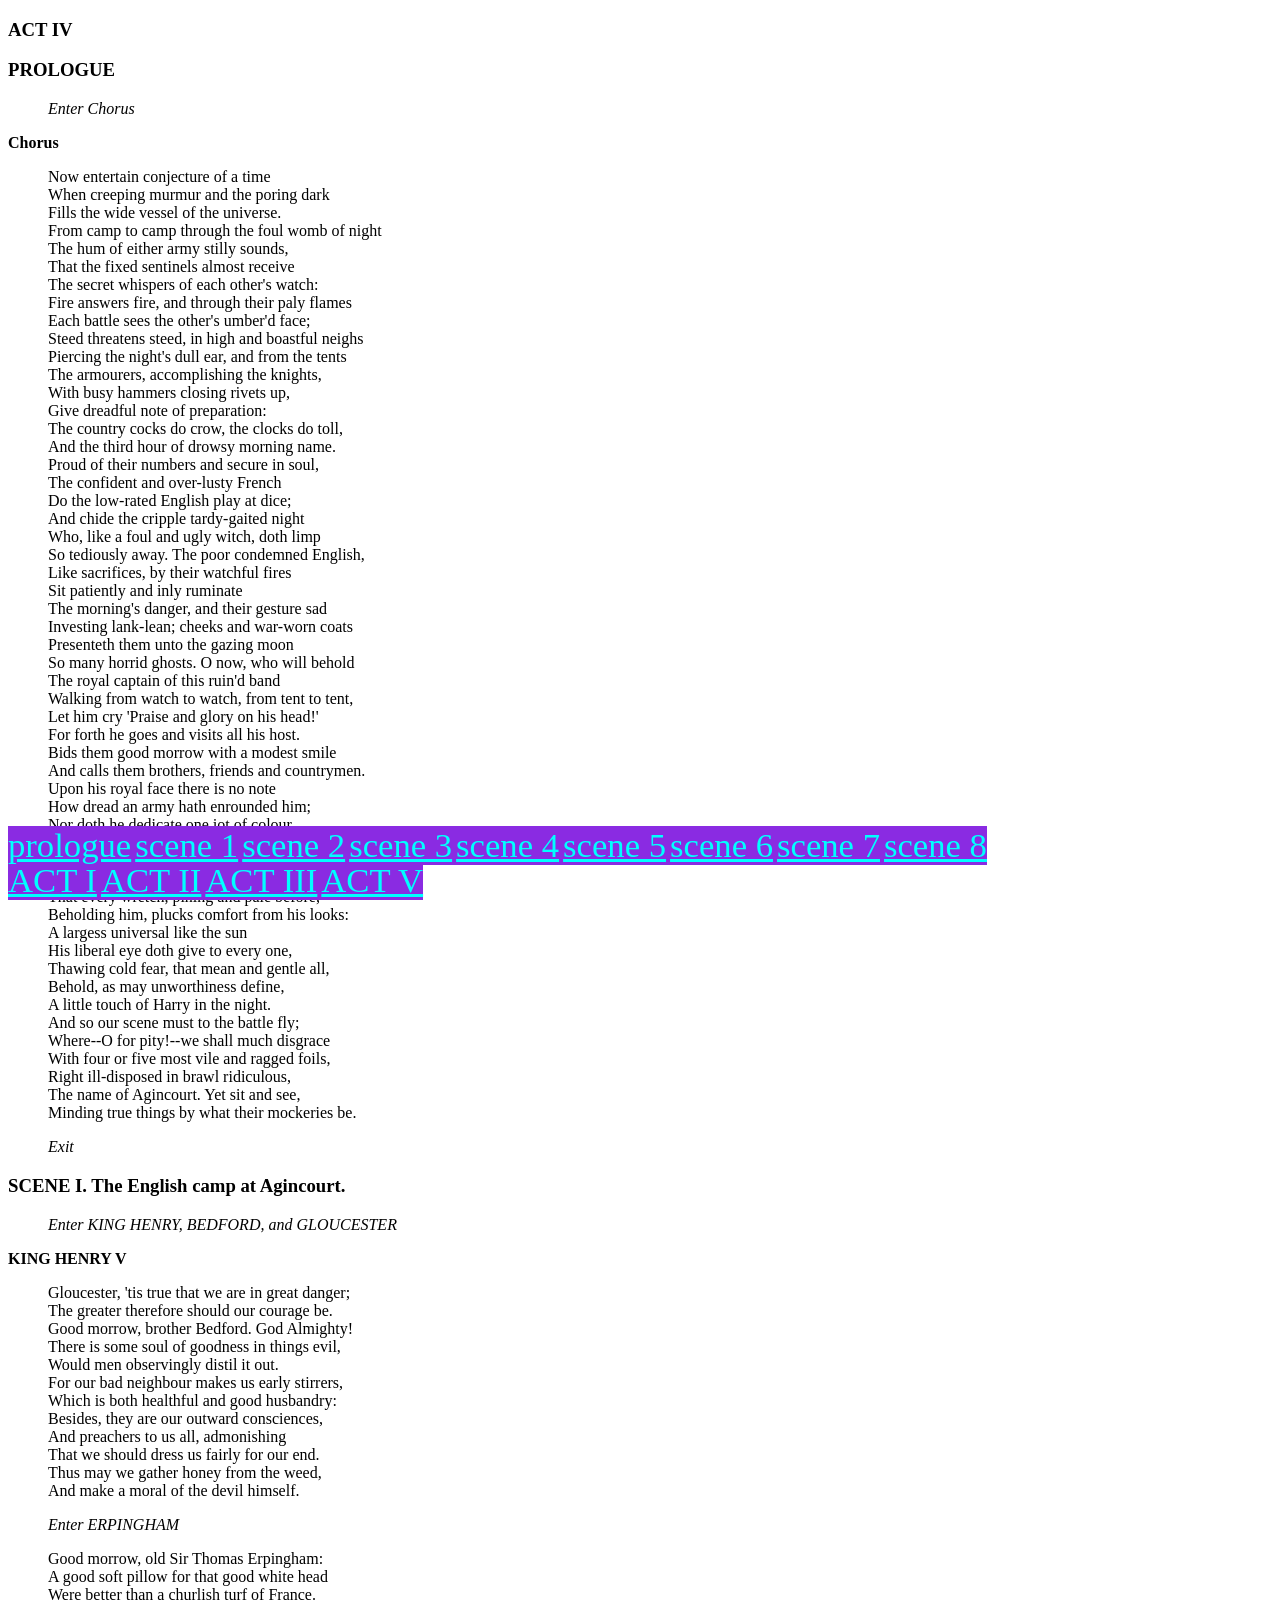
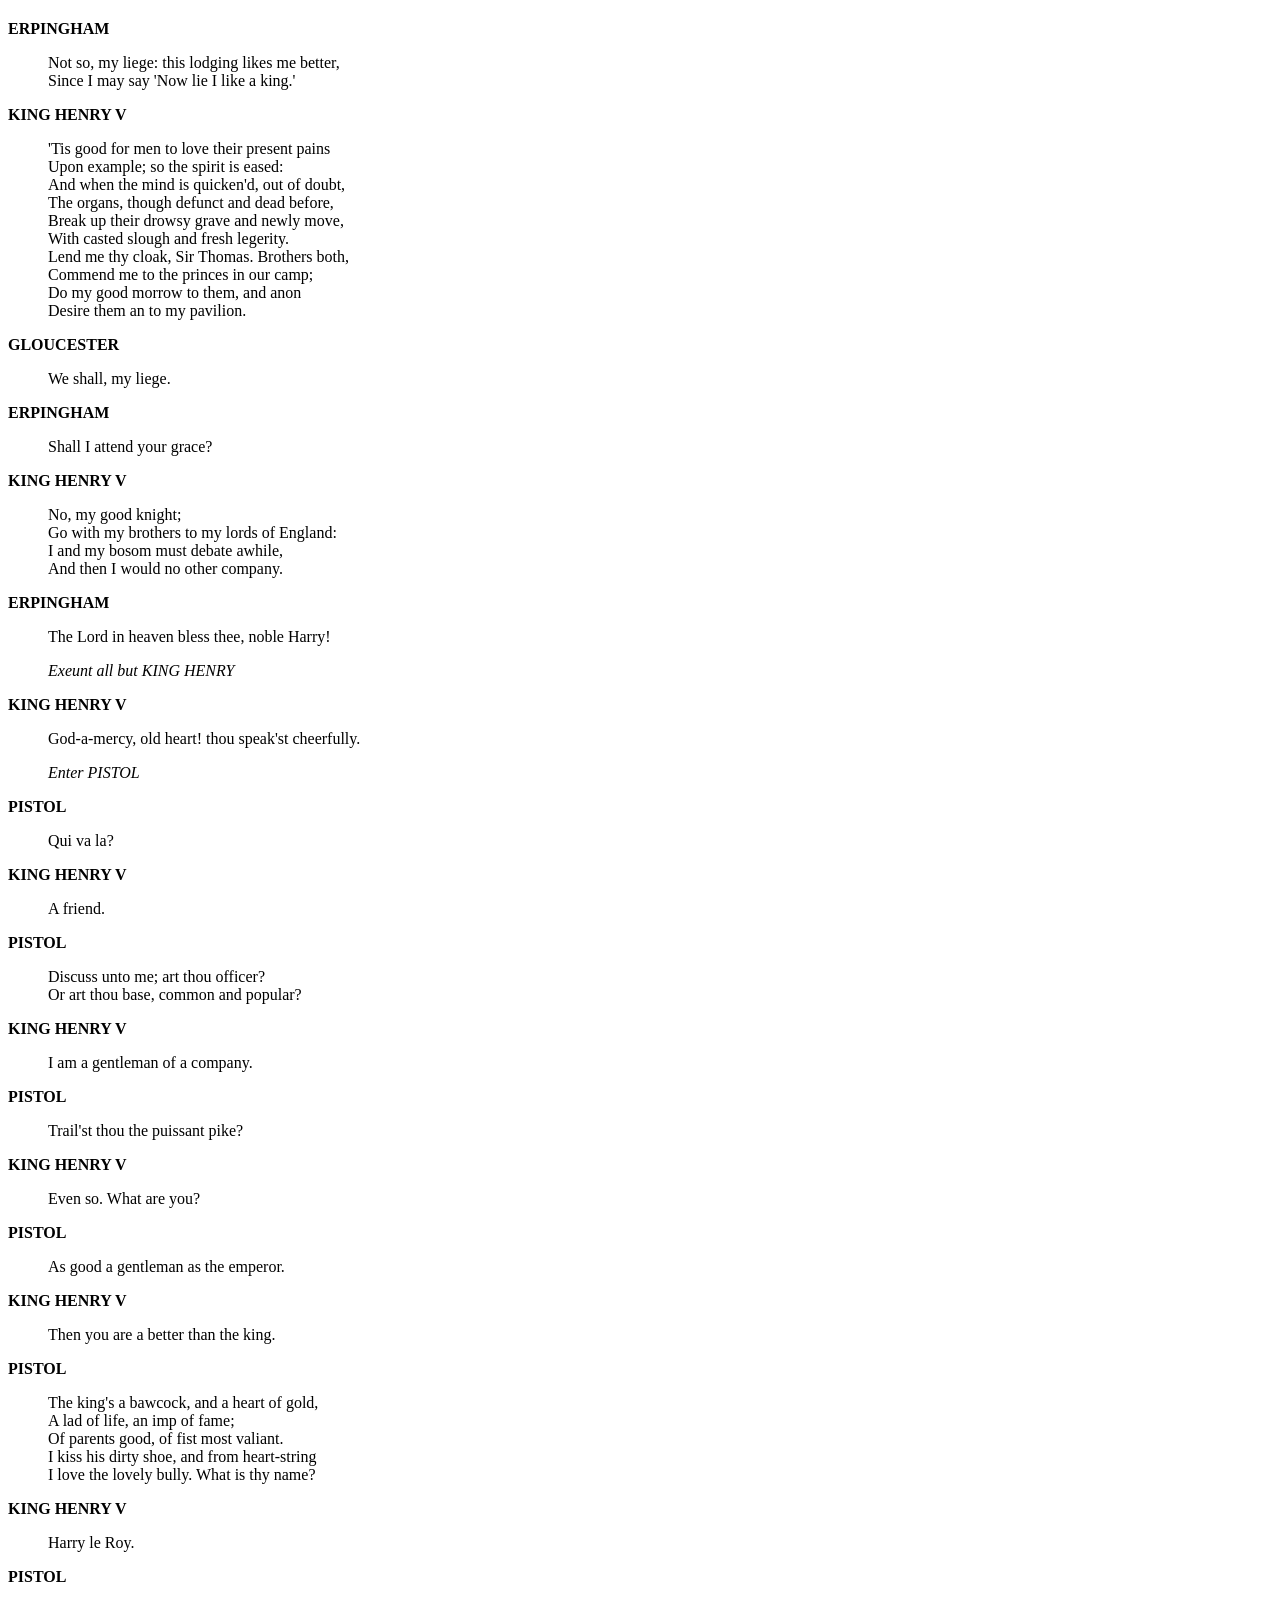
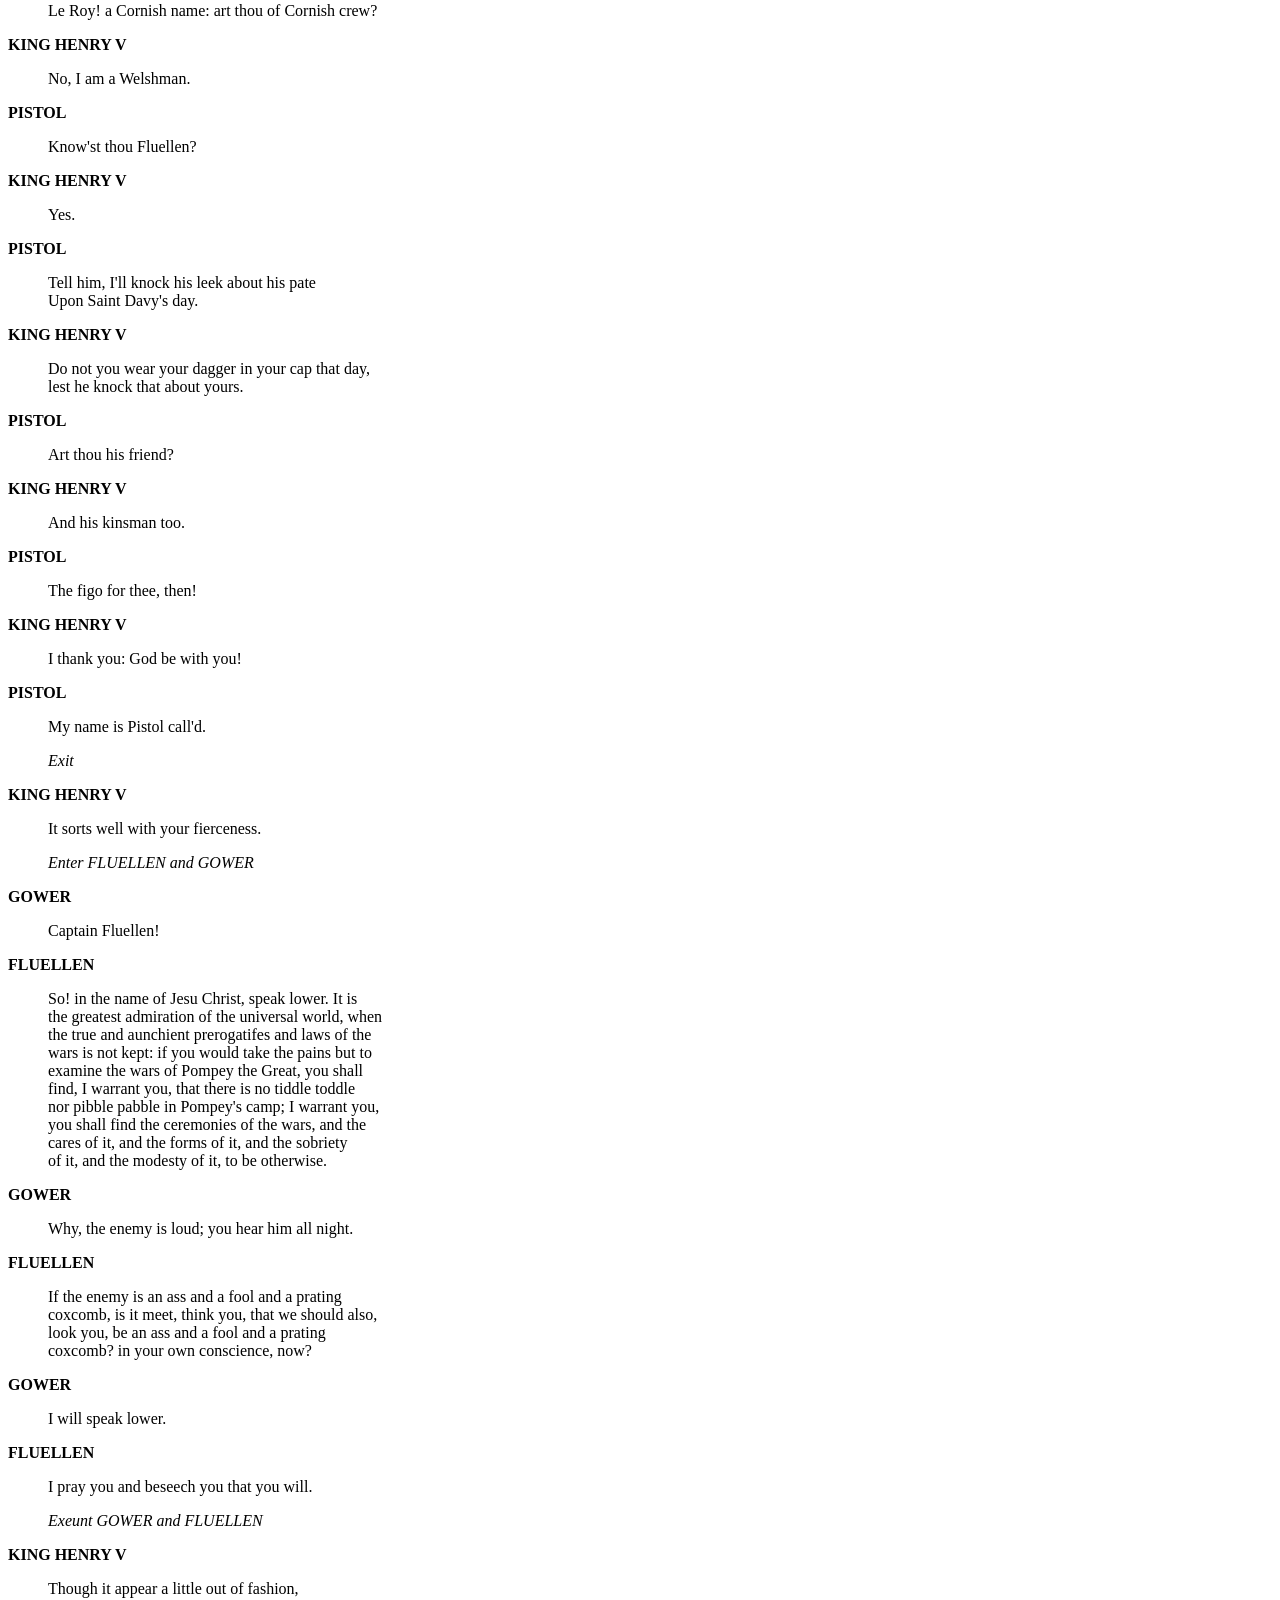
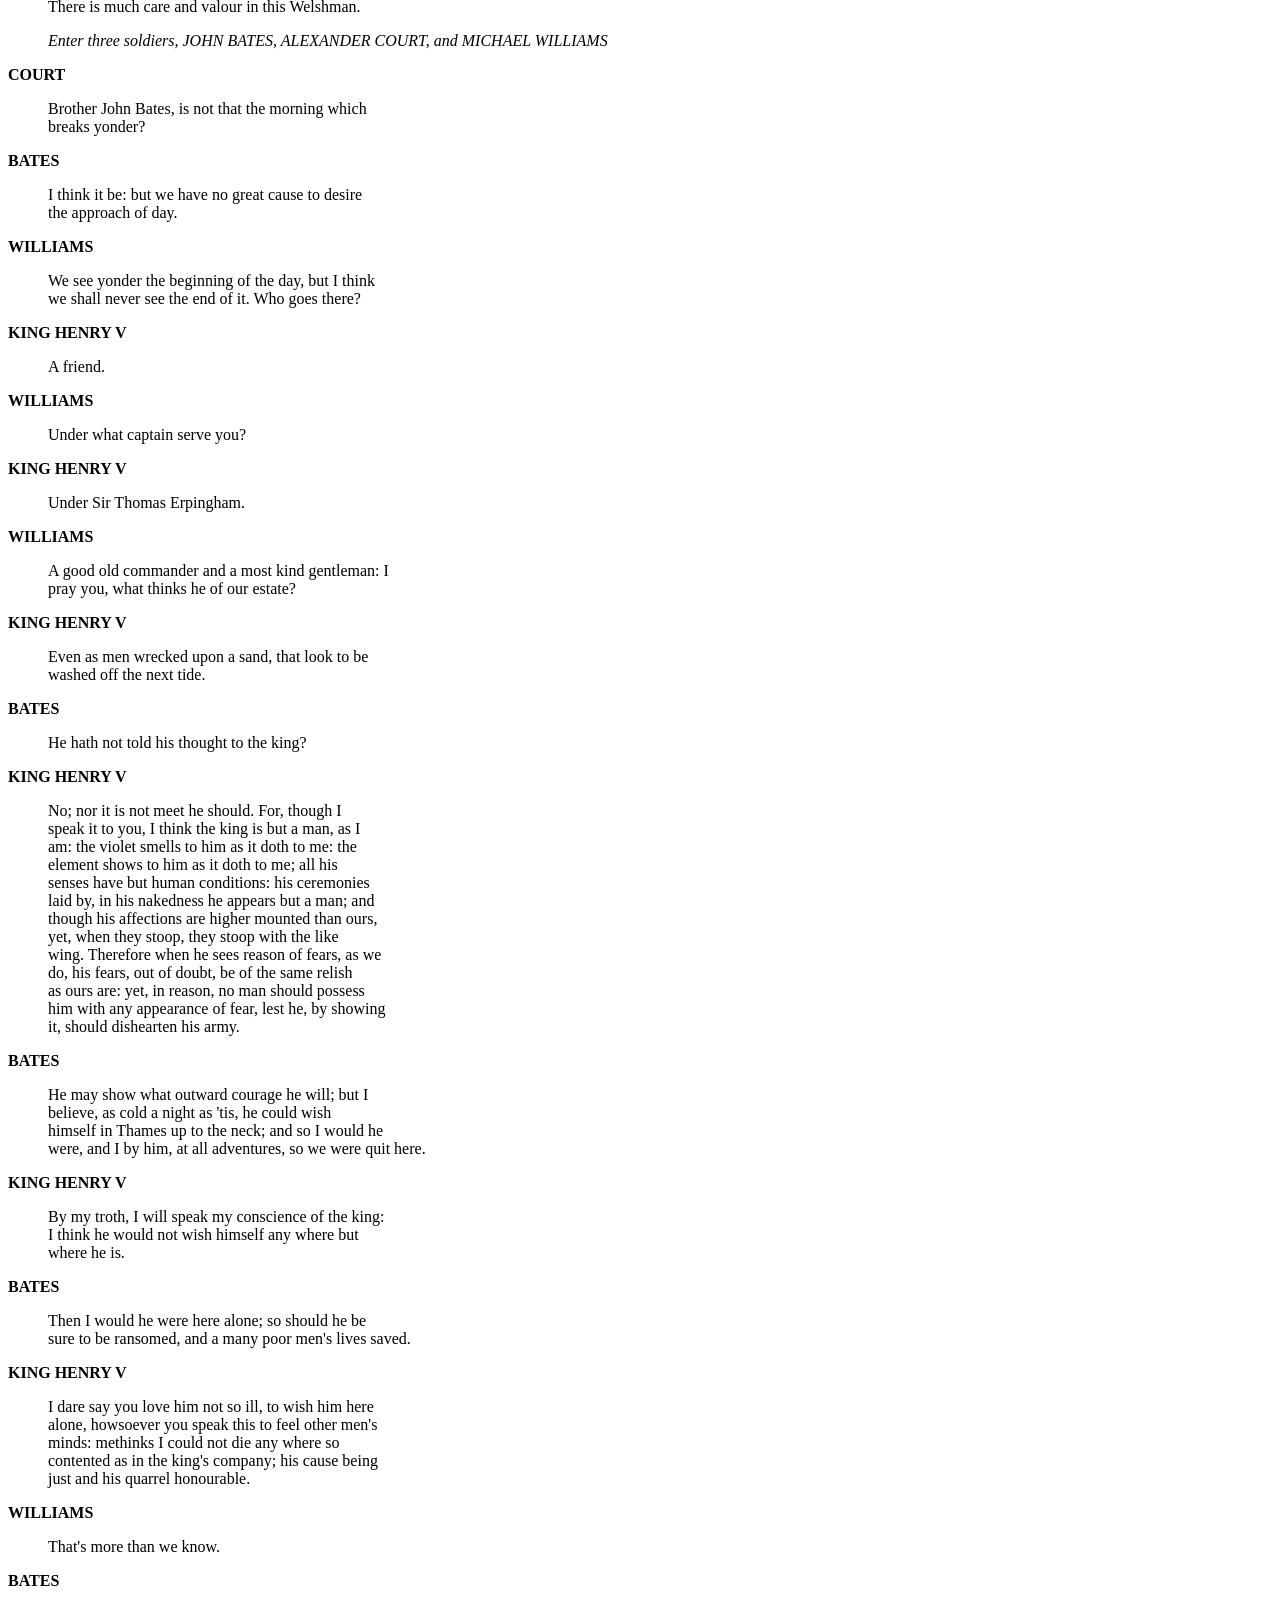
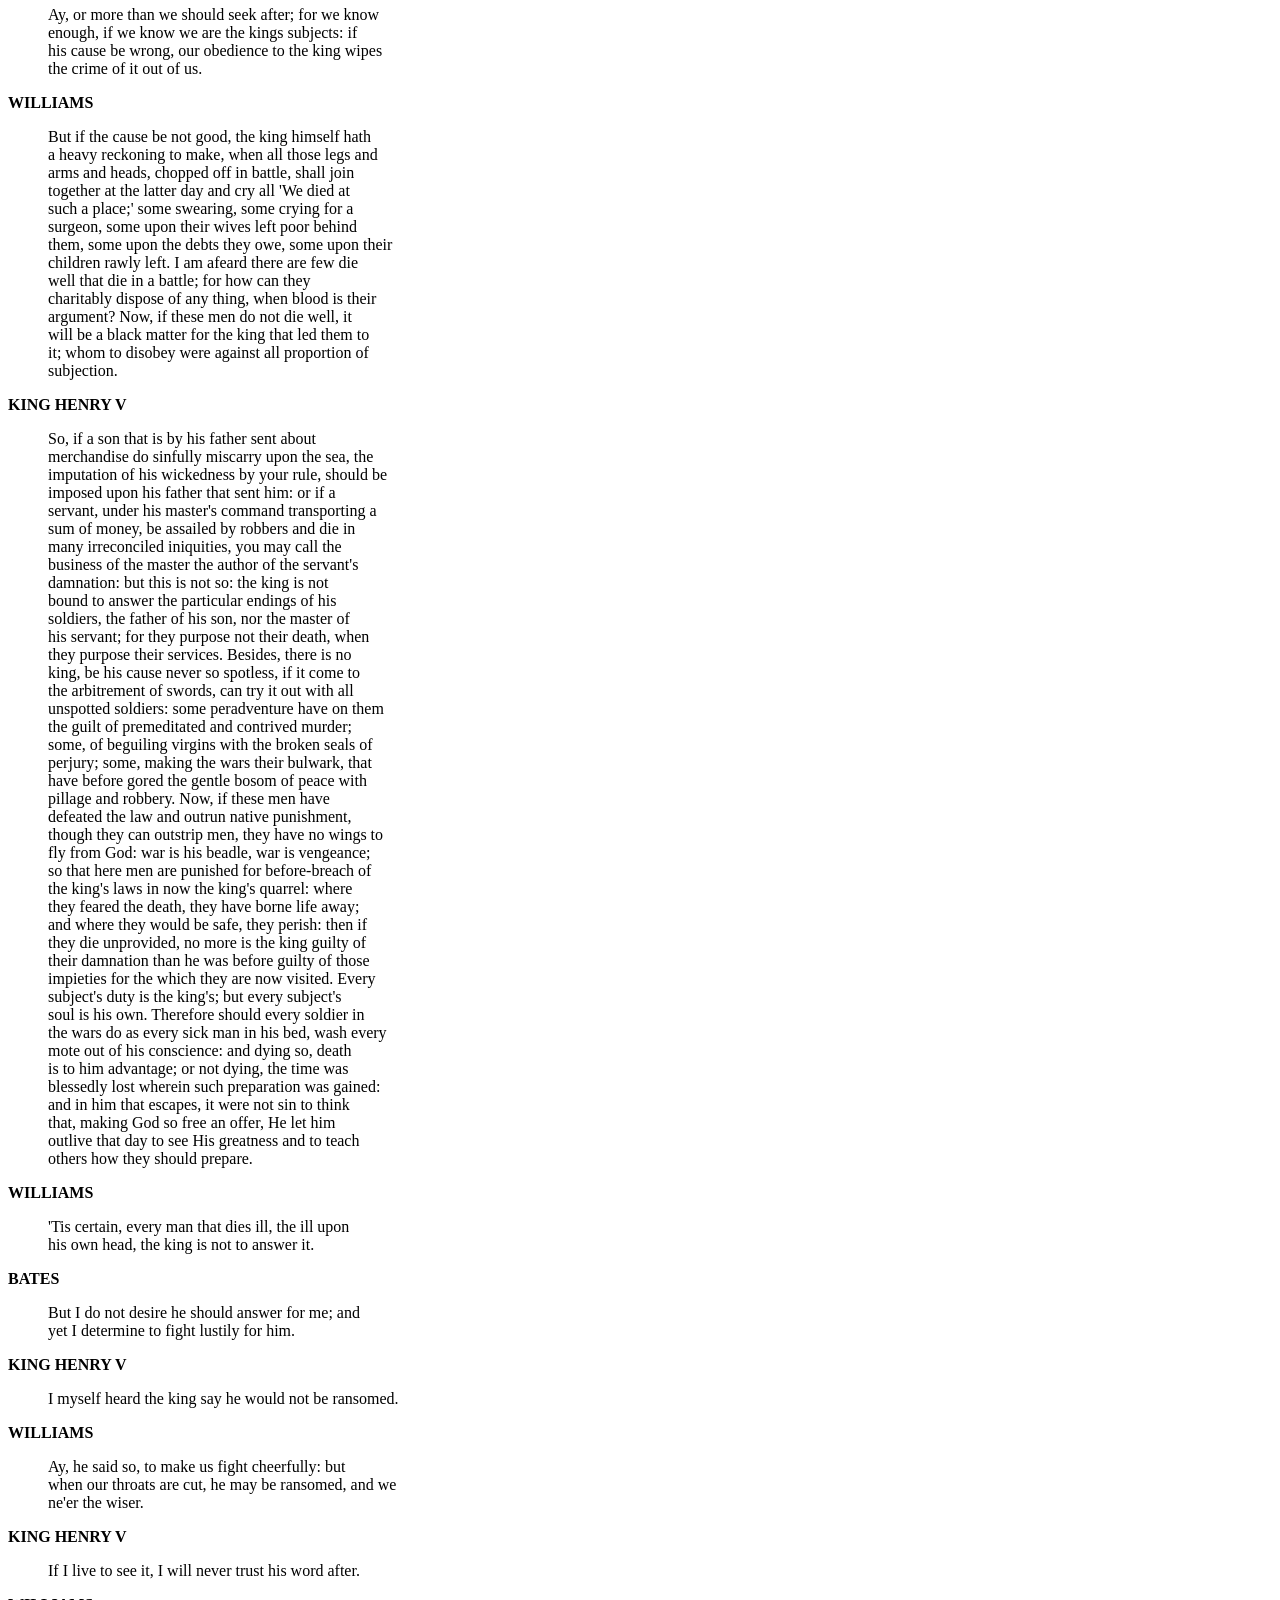
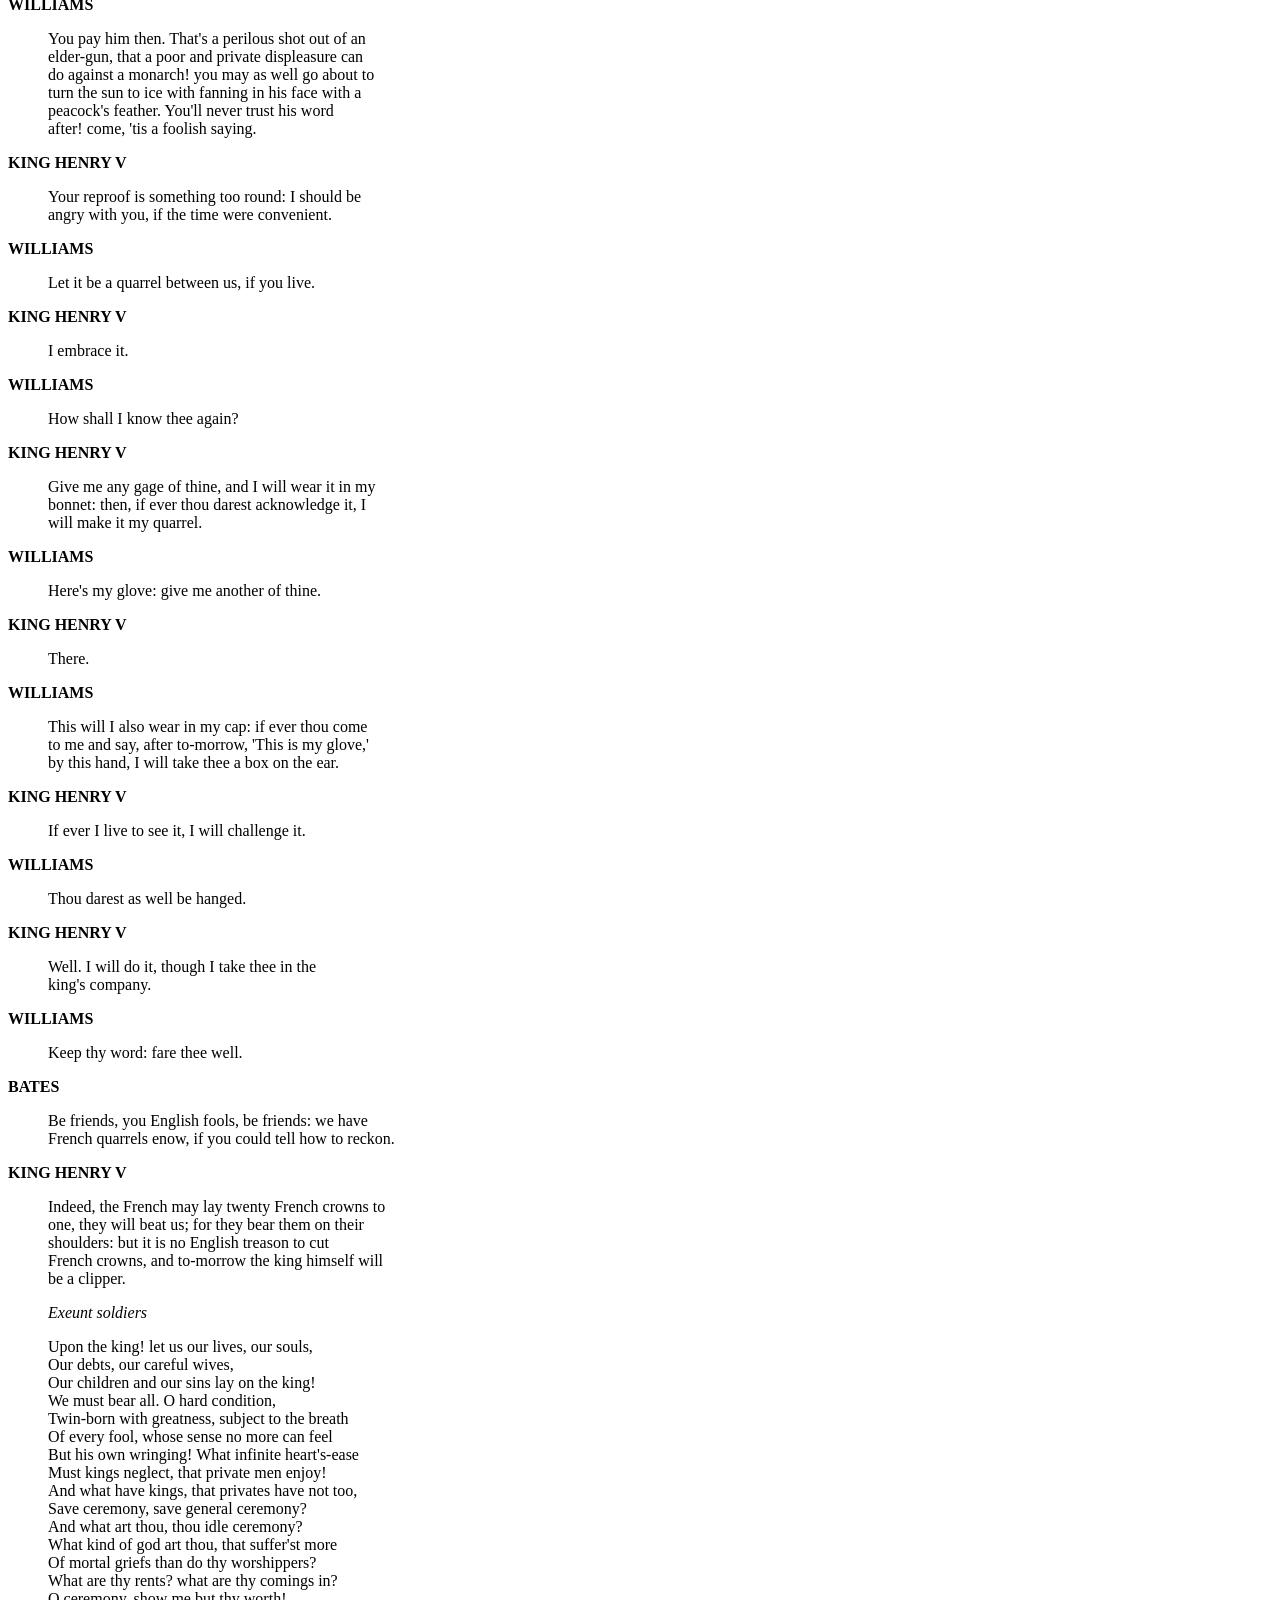
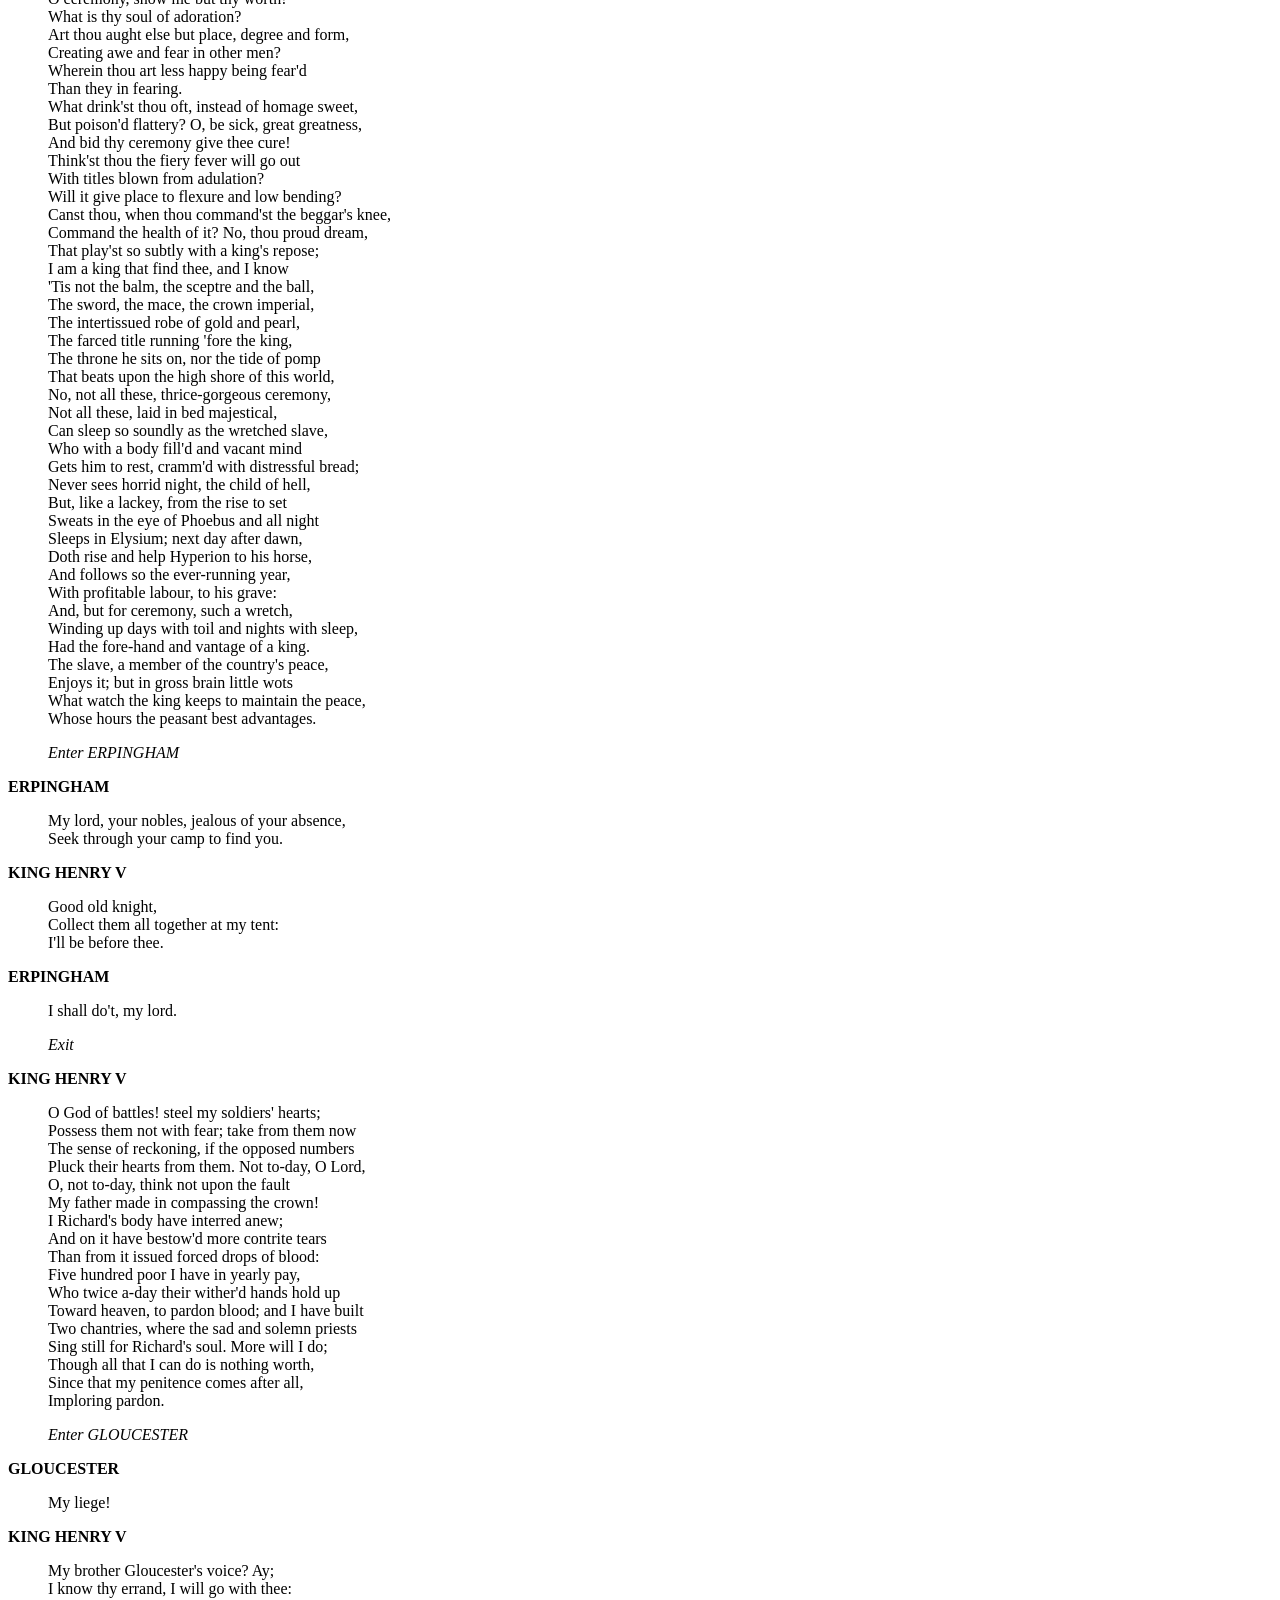
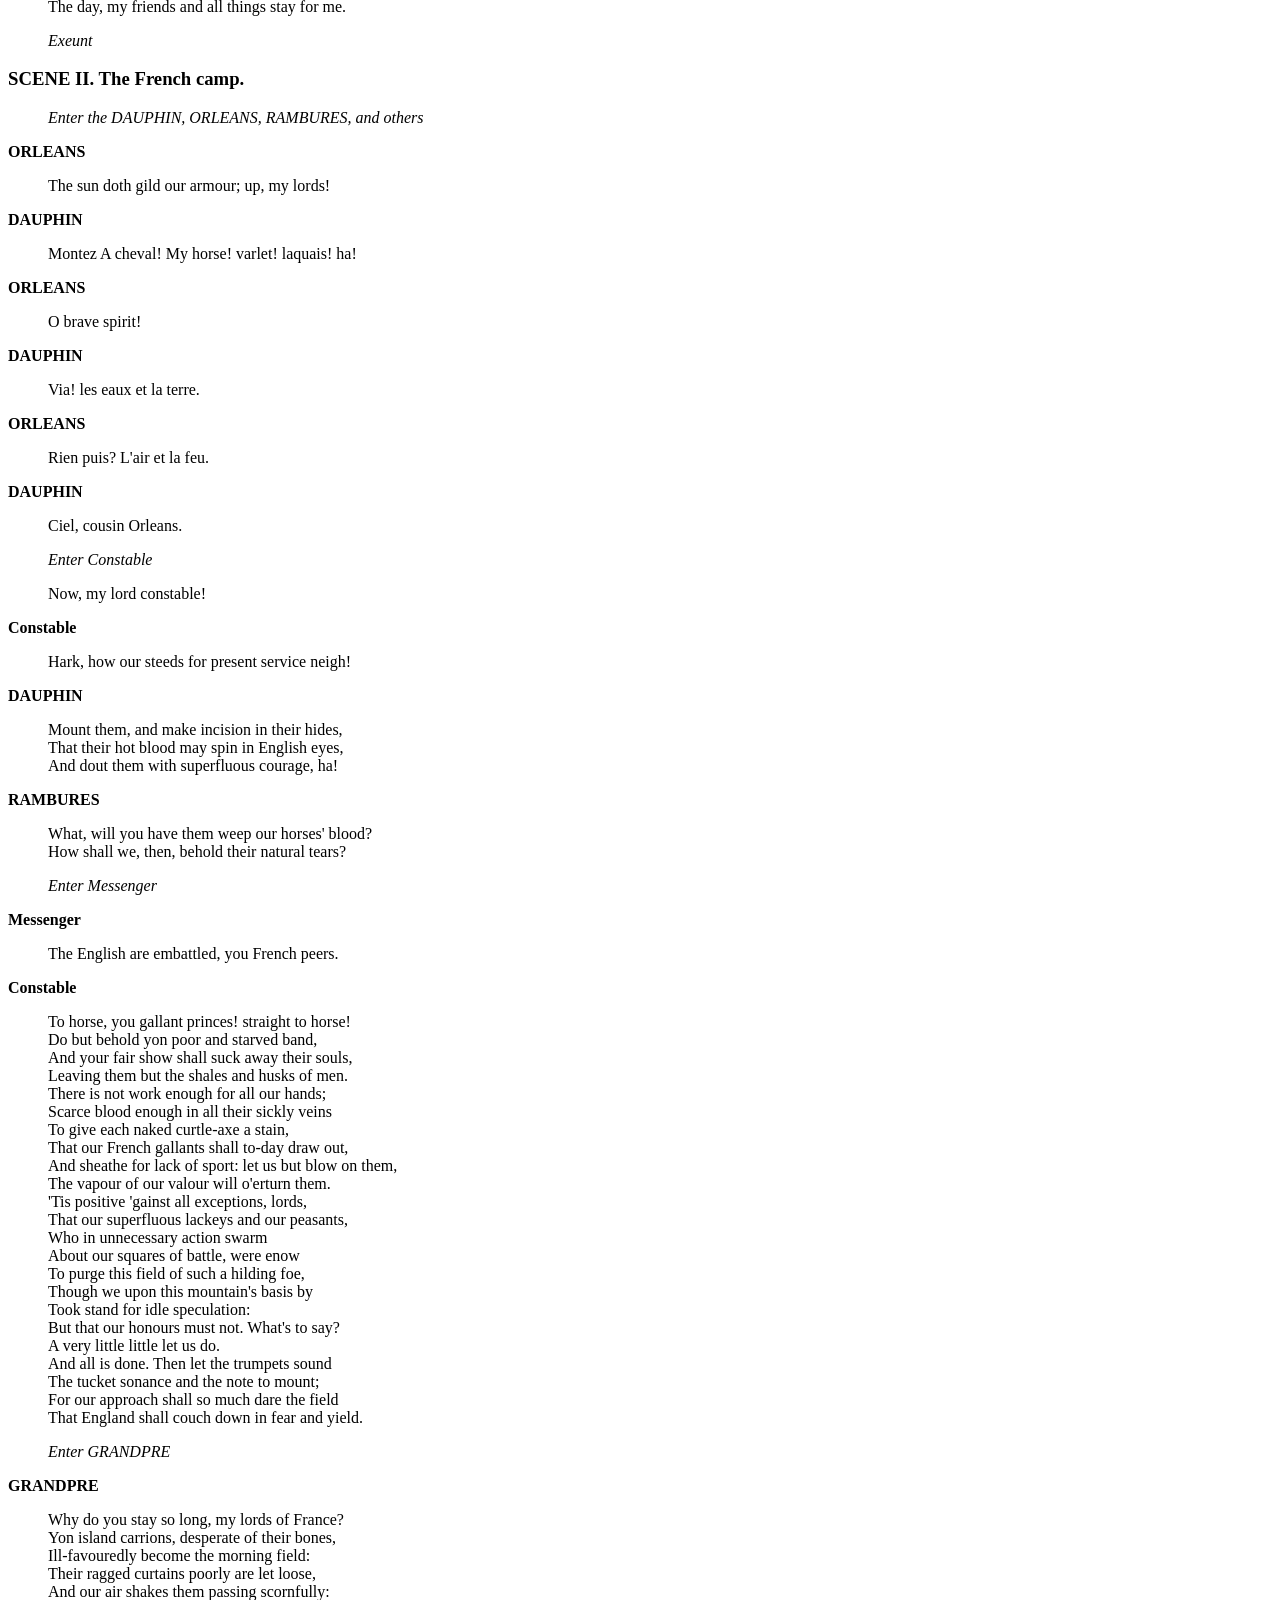
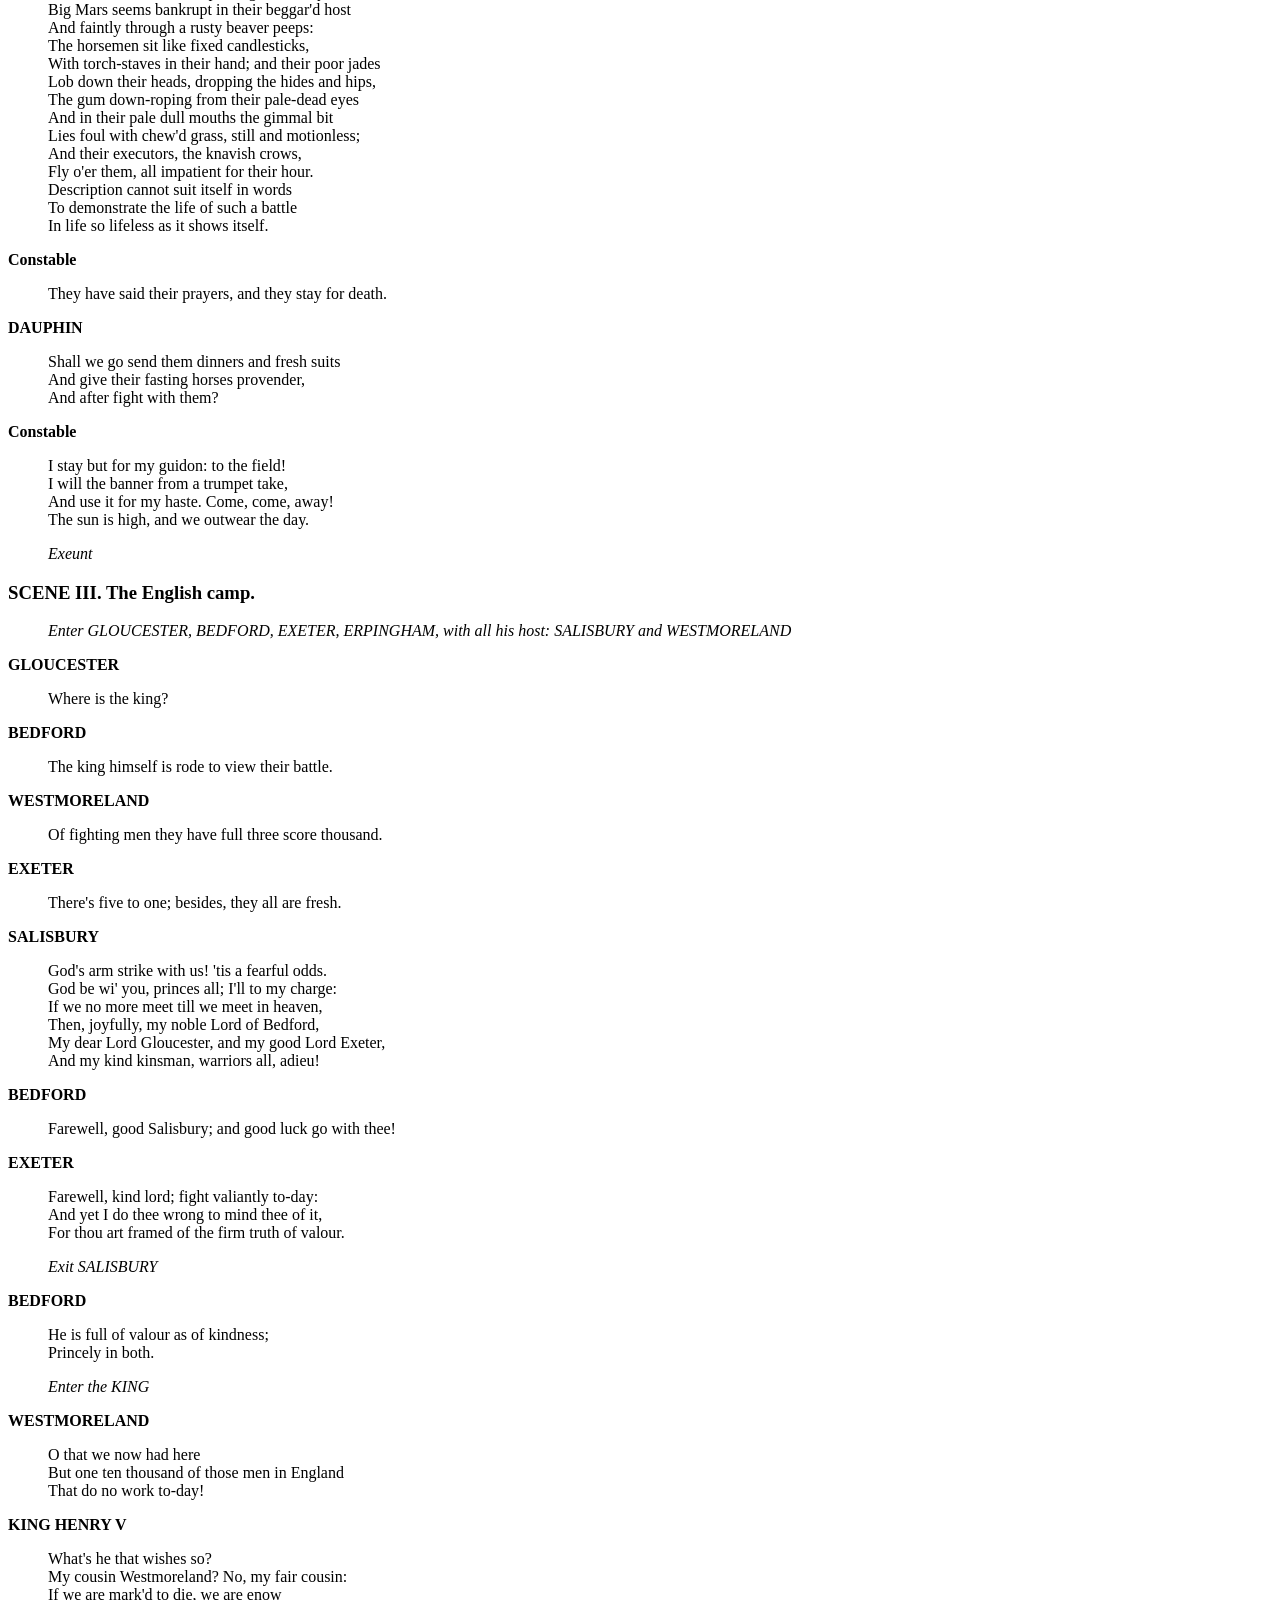
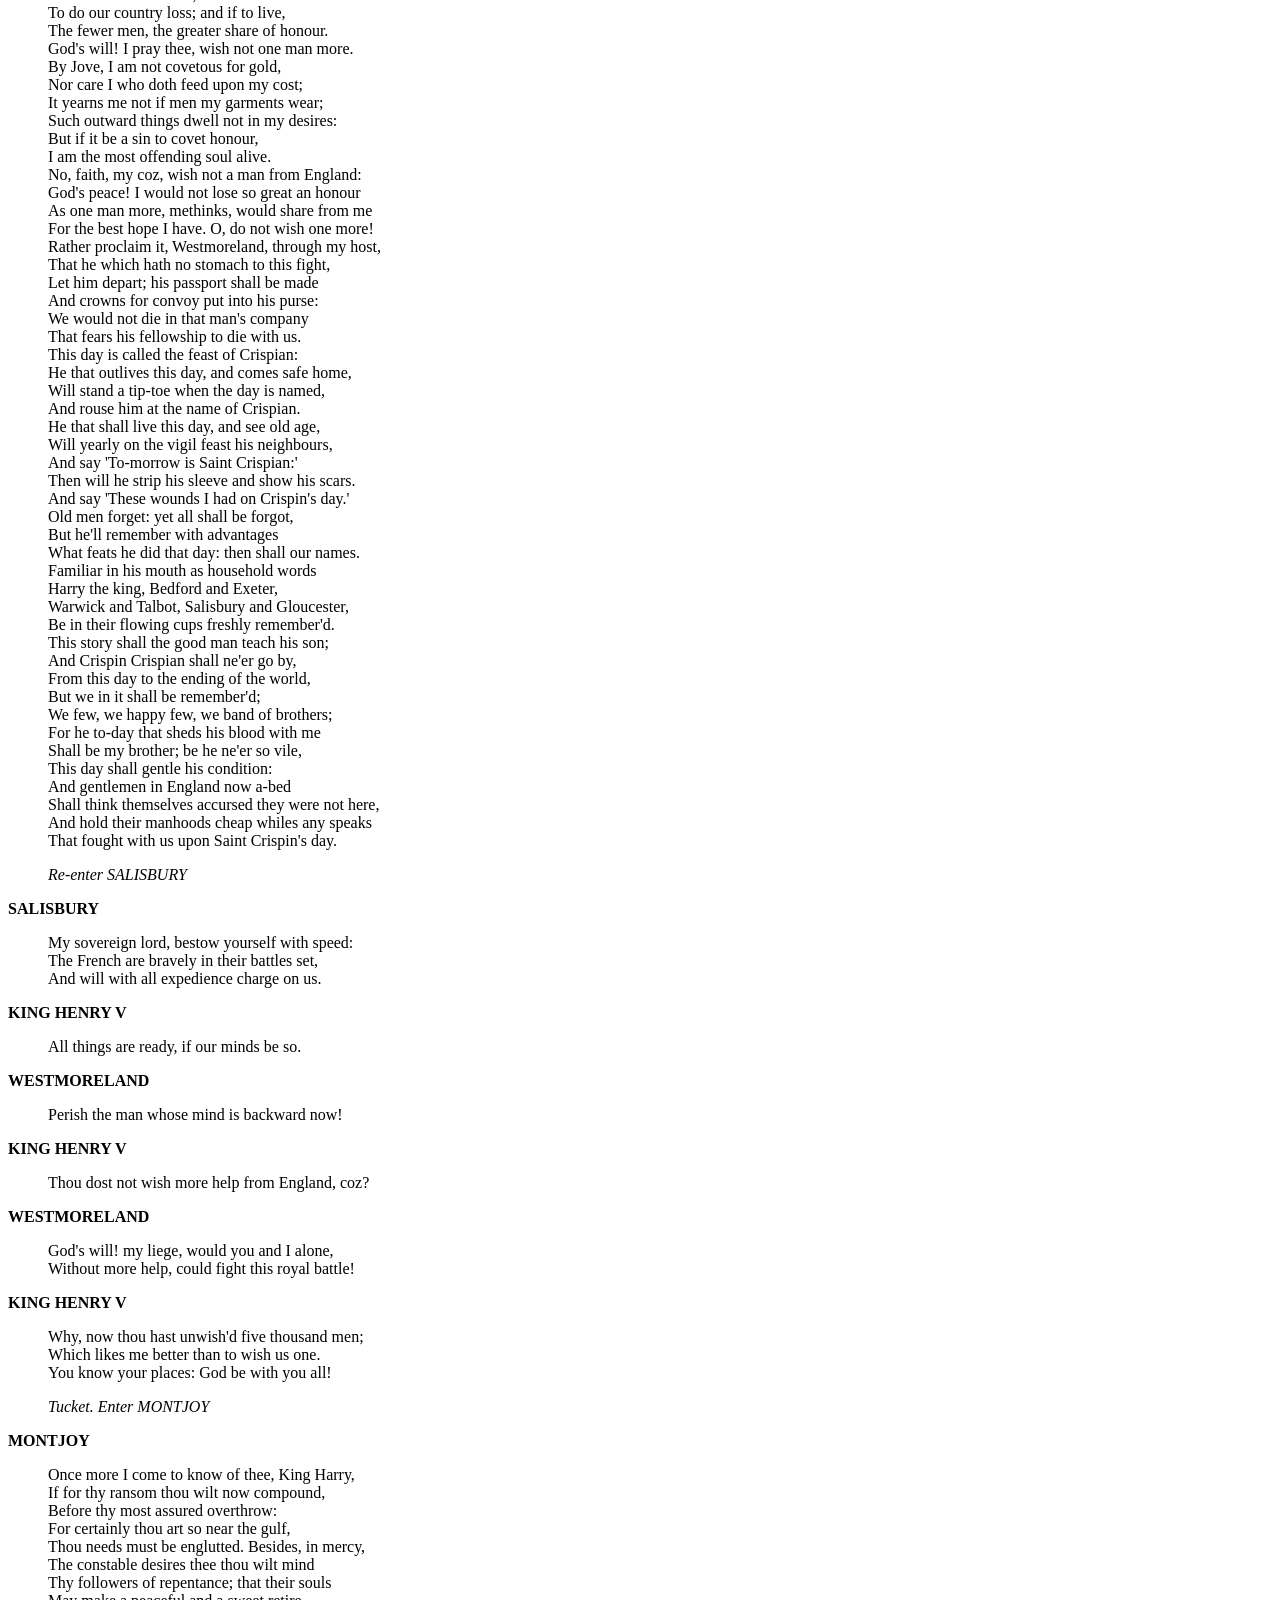
<file: lab05 (1)/Act IV.html>
<!DOCTYPE html>
<html lang="en">
    <head>
        <meta charset="UTF-8" />
        <link rel="stylesheet" href="style1.css">
    <meta name="viewport" content="width=device-width, initial-scale=1.0">
        <title>Act IV</title>
    </head>
    <body>
        
            <nav>
            
            <a href="Act%20I.html">ACT I</a>
            <a href="Act%20II.html">ACT II</a>
            <a href="Act%20III.html">ACT III</a>
            <a href="Act%20V.html">ACT V</a>
           
    
   
    
    </nav>
    
     <nav id="scenes"> 
    
     <a href="#act4prologue">prologue</a>
    <a href="#act4scene1">scene 1</a>
    <a href="#act4scene2">scene 2</a>
    <a href="#act4scene3">scene 3</a>
    <a href="#act4scene4">scene 4</a>
    <a href="#act4scene5">scene 5</a>
    <a href="#act4scene6">scene 6</a>
    <a href="#act4scene7">scene 7</a>
    <a href="#act4scene8">scene 8</a>
    
    </nav>
    
     <section>
        <h3 id="act4">ACT IV</h3>

        <h3 id="act4prologue">PROLOGUE</h3>

        <p>
        <blockquote>

            <i>Enter Chorus</i>

        </blockquote>



        <b>Chorus</b>

        <blockquote>

            Now entertain conjecture of a time<br>

            When creeping murmur and the poring dark<br>

            Fills the wide vessel of the universe.<br>

            From camp to camp through the foul womb of night<br>

            The hum of either army stilly sounds,<br>

            That the fixed sentinels almost receive<br>

            The secret whispers of each other's watch:<br>

            Fire answers fire, and through their paly flames<br>

            Each battle sees the other's umber'd face;<br>

            Steed threatens steed, in high and boastful neighs<br>

            Piercing the night's dull ear, and from the tents<br>

            The armourers, accomplishing the knights,<br>

            With busy hammers closing rivets up,<br>

            Give dreadful note of preparation:<br>

            The country cocks do crow, the clocks do toll,<br>

            And the third hour of drowsy morning name.<br>

            Proud of their numbers and secure in soul,<br>

            The confident and over-lusty French<br>

            Do the low-rated English play at dice;<br>

            And chide the cripple tardy-gaited night<br>

            Who, like a foul and ugly witch, doth limp<br>

            So tediously away. The poor condemned English,<br>

            Like sacrifices, by their watchful fires<br>

            Sit patiently and inly ruminate<br>

            The morning's danger, and their gesture sad<br>

            Investing lank-lean; cheeks and war-worn coats<br>

            Presenteth them unto the gazing moon<br>

            So many horrid ghosts. O now, who will behold<br>

            The royal captain of this ruin'd band<br>

            Walking from watch to watch, from tent to tent,<br>

            Let him cry 'Praise and glory on his head!'<br>

            For forth he goes and visits all his host.<br>

            Bids them good morrow with a modest smile<br>

            And calls them brothers, friends and countrymen.<br>

            Upon his royal face there is no note<br>

            How dread an army hath enrounded him;<br>

            Nor doth he dedicate one jot of colour<br>

            Unto the weary and all-watched night,<br>

            But freshly looks and over-bears attaint<br>

            With cheerful semblance and sweet majesty;<br>

            That every wretch, pining and pale before,<br>

            Beholding him, plucks comfort from his looks:<br>

            A largess universal like the sun<br>

            His liberal eye doth give to every one,<br>

            Thawing cold fear, that mean and gentle all,<br>

            Behold, as may unworthiness define,<br>

            A little touch of Harry in the night.<br>

            And so our scene must to the battle fly;<br>

            Where--O for pity!--we shall much disgrace<br>

            With four or five most vile and ragged foils,<br>

            Right ill-disposed in brawl ridiculous,<br>

            The name of Agincourt. Yet sit and see,<br>

            Minding true things by what their mockeries be.<br>

            <p><i>Exit</i></p>

        </blockquote>

        <h3 id="act4scene1">SCENE I. The English camp at Agincourt.</h3>

        <p>
        <blockquote>

            <i>Enter KING HENRY, BEDFORD, and GLOUCESTER</i>

        </blockquote>



        <b>KING HENRY V</b>

        <blockquote>

            Gloucester, 'tis true that we are in great danger;<br>

            The greater therefore should our courage be.<br>

            Good morrow, brother Bedford. God Almighty!<br>

            There is some soul of goodness in things evil,<br>

            Would men observingly distil it out.<br>

            For our bad neighbour makes us early stirrers,<br>

            Which is both healthful and good husbandry:<br>

            Besides, they are our outward consciences,<br>

            And preachers to us all, admonishing<br>

            That we should dress us fairly for our end.<br>

            Thus may we gather honey from the weed,<br>

            And make a moral of the devil himself.<br>

            <p><i>Enter ERPINGHAM</i></p>

            Good morrow, old Sir Thomas Erpingham:<br>

            A good soft pillow for that good white head<br>

            Were better than a churlish turf of France.<br>

        </blockquote>



        <b>ERPINGHAM</b>

        <blockquote>

            Not so, my liege: this lodging likes me better,<br>

            Since I may say 'Now lie I like a king.'<br>

        </blockquote>



        <b>KING HENRY V</b>

        <blockquote>

            'Tis good for men to love their present pains<br>

            Upon example; so the spirit is eased:<br>

            And when the mind is quicken'd, out of doubt,<br>

            The organs, though defunct and dead before,<br>

            Break up their drowsy grave and newly move,<br>

            With casted slough and fresh legerity.<br>

            Lend me thy cloak, Sir Thomas. Brothers both,<br>

            Commend me to the princes in our camp;<br>

            Do my good morrow to them, and anon<br>

            Desire them an to my pavilion.<br>

        </blockquote>



        <b>GLOUCESTER</b>

        <blockquote>

            We shall, my liege.<br>

        </blockquote>



        <b>ERPINGHAM</b>

        <blockquote>

            Shall I attend your grace?<br>

        </blockquote>



        <b>KING HENRY V</b>

        <blockquote>

            No, my good knight;<br>

            Go with my brothers to my lords of England:<br>

            I and my bosom must debate awhile,<br>

            And then I would no other company.<br>

        </blockquote>



        <b>ERPINGHAM</b>

        <blockquote>

            The Lord in heaven bless thee, noble Harry!<br>

            <p><i>Exeunt all but KING HENRY</i></p>

        </blockquote>



        <b>KING HENRY V</b>

        <blockquote>

            God-a-mercy, old heart! thou speak'st cheerfully.<br>

            <p><i>Enter PISTOL</i></p>

        </blockquote>



        <b>PISTOL</b>

        <blockquote>

            Qui va la?<br>

        </blockquote>



        <b>KING HENRY V</b>

        <blockquote>

            A friend.<br>

        </blockquote>



        <b>PISTOL</b>

        <blockquote>

            Discuss unto me; art thou officer?<br>

            Or art thou base, common and popular?<br>

        </blockquote>



        <b>KING HENRY V</b>

        <blockquote>

            I am a gentleman of a company.<br>

        </blockquote>



        <b>PISTOL</b>

        <blockquote>

            Trail'st thou the puissant pike?<br>

        </blockquote>



        <b>KING HENRY V</b>

        <blockquote>

            Even so. What are you?<br>

        </blockquote>



        <b>PISTOL</b>

        <blockquote>

            As good a gentleman as the emperor.<br>

        </blockquote>



        <b>KING HENRY V</b>

        <blockquote>

            Then you are a better than the king.<br>

        </blockquote>



        <b>PISTOL</b>

        <blockquote>

            The king's a bawcock, and a heart of gold,<br>

            A lad of life, an imp of fame;<br>

            Of parents good, of fist most valiant.<br>

            I kiss his dirty shoe, and from heart-string<br>

            I love the lovely bully. What is thy name?<br>

        </blockquote>



        <b>KING HENRY V</b>

        <blockquote>

            Harry le Roy.<br>

        </blockquote>



        <b>PISTOL</b>

        <blockquote>

            Le Roy! a Cornish name: art thou of Cornish crew?<br>

        </blockquote>



        <b>KING HENRY V</b>

        <blockquote>

            No, I am a Welshman.<br>

        </blockquote>



        <b>PISTOL</b>

        <blockquote>

            Know'st thou Fluellen?<br>

        </blockquote>



        <b>KING HENRY V</b>

        <blockquote>

            Yes.<br>

        </blockquote>



        <b>PISTOL</b>

        <blockquote>

            Tell him, I'll knock his leek about his pate<br>

            Upon Saint Davy's day.<br>

        </blockquote>



        <b>KING HENRY V</b>

        <blockquote>

            Do not you wear your dagger in your cap that day,<br>

            lest he knock that about yours.<br>

        </blockquote>



        <b>PISTOL</b>

        <blockquote>

            Art thou his friend?<br>

        </blockquote>



        <b>KING HENRY V</b>

        <blockquote>

            And his kinsman too.<br>

        </blockquote>



        <b>PISTOL</b>

        <blockquote>

            The figo for thee, then!<br>

        </blockquote>



        <b>KING HENRY V</b>

        <blockquote>

            I thank you: God be with you!<br>

        </blockquote>



        <b>PISTOL</b>

        <blockquote>

            My name is Pistol call'd.<br>

            <p><i>Exit</i></p>

        </blockquote>



        <b>KING HENRY V</b>

        <blockquote>

            It sorts well with your fierceness.<br>

            <p><i>Enter FLUELLEN and GOWER</i></p>

        </blockquote>



        <b>GOWER</b>

        <blockquote>

            Captain Fluellen!<br>

        </blockquote>



        <b>FLUELLEN</b>

        <blockquote>

            So! in the name of Jesu Christ, speak lower. It is<br>

            the greatest admiration of the universal world, when<br>

            the true and aunchient prerogatifes and laws of the<br>

            wars is not kept: if you would take the pains but to<br>

            examine the wars of Pompey the Great, you shall<br>

            find, I warrant you, that there is no tiddle toddle<br>

            nor pibble pabble in Pompey's camp; I warrant you,<br>

            you shall find the ceremonies of the wars, and the<br>

            cares of it, and the forms of it, and the sobriety<br>

            of it, and the modesty of it, to be otherwise.<br>

        </blockquote>



        <b>GOWER</b>

        <blockquote>

            Why, the enemy is loud; you hear him all night.<br>

        </blockquote>



        <b>FLUELLEN</b>

        <blockquote>

            If the enemy is an ass and a fool and a prating<br>

            coxcomb, is it meet, think you, that we should also,<br>

            look you, be an ass and a fool and a prating<br>

            coxcomb? in your own conscience, now?<br>

        </blockquote>



        <b>GOWER</b>

        <blockquote>

            I will speak lower.<br>

        </blockquote>



        <b>FLUELLEN</b>

        <blockquote>

            I pray you and beseech you that you will.<br>

            <p><i>Exeunt GOWER and FLUELLEN</i></p>

        </blockquote>



        <b>KING HENRY V</b>

        <blockquote>

            Though it appear a little out of fashion,<br>

            There is much care and valour in this Welshman.<br>

            <p><i>Enter three soldiers, JOHN BATES, ALEXANDER COURT, and MICHAEL WILLIAMS</i></p>

        </blockquote>



        <b>COURT</b>

        <blockquote>

            Brother John Bates, is not that the morning which<br>

            breaks yonder?<br>

        </blockquote>



        <b>BATES</b>

        <blockquote>

            I think it be: but we have no great cause to desire<br>

            the approach of day.<br>

        </blockquote>



        <b>WILLIAMS</b>

        <blockquote>

            We see yonder the beginning of the day, but I think<br>

            we shall never see the end of it. Who goes there?<br>

        </blockquote>



        <b>KING HENRY V</b>

        <blockquote>

            A friend.<br>

        </blockquote>



        <b>WILLIAMS</b>

        <blockquote>

            Under what captain serve you?<br>

        </blockquote>



        <b>KING HENRY V</b>

        <blockquote>

            Under Sir Thomas Erpingham.<br>

        </blockquote>



        <b>WILLIAMS</b>

        <blockquote>

            A good old commander and a most kind gentleman: I<br>

            pray you, what thinks he of our estate?<br>

        </blockquote>



        <b>KING HENRY V</b>

        <blockquote>

            Even as men wrecked upon a sand, that look to be<br>

            washed off the next tide.<br>

        </blockquote>



        <b>BATES</b>

        <blockquote>

            He hath not told his thought to the king?<br>

        </blockquote>



        <b>KING HENRY V</b>

        <blockquote>

            No; nor it is not meet he should. For, though I<br>

            speak it to you, I think the king is but a man, as I<br>

            am: the violet smells to him as it doth to me: the<br>

            element shows to him as it doth to me; all his<br>

            senses have but human conditions: his ceremonies<br>

            laid by, in his nakedness he appears but a man; and<br>

            though his affections are higher mounted than ours,<br>

            yet, when they stoop, they stoop with the like<br>

            wing. Therefore when he sees reason of fears, as we<br>

            do, his fears, out of doubt, be of the same relish<br>

            as ours are: yet, in reason, no man should possess<br>

            him with any appearance of fear, lest he, by showing<br>

            it, should dishearten his army.<br>

        </blockquote>



        <b>BATES</b>

        <blockquote>

            He may show what outward courage he will; but I<br>

            believe, as cold a night as 'tis, he could wish<br>

            himself in Thames up to the neck; and so I would he<br>

            were, and I by him, at all adventures, so we were quit here.<br>

        </blockquote>



        <b>KING HENRY V</b>

        <blockquote>

            By my troth, I will speak my conscience of the king:<br>

            I think he would not wish himself any where but<br>

            where he is.<br>

        </blockquote>



        <b>BATES</b>

        <blockquote>

            Then I would he were here alone; so should he be<br>

            sure to be ransomed, and a many poor men's lives saved.<br>

        </blockquote>



        <b>KING HENRY V</b>

        <blockquote>

            I dare say you love him not so ill, to wish him here<br>

            alone, howsoever you speak this to feel other men's<br>

            minds: methinks I could not die any where so<br>

            contented as in the king's company; his cause being<br>

            just and his quarrel honourable.<br>

        </blockquote>



        <b>WILLIAMS</b>

        <blockquote>

            That's more than we know.<br>

        </blockquote>



        <b>BATES</b>

        <blockquote>

            Ay, or more than we should seek after; for we know<br>

            enough, if we know we are the kings subjects: if<br>

            his cause be wrong, our obedience to the king wipes<br>

            the crime of it out of us.<br>

        </blockquote>



        <b>WILLIAMS</b>

        <blockquote>

            But if the cause be not good, the king himself hath<br>

            a heavy reckoning to make, when all those legs and<br>

            arms and heads, chopped off in battle, shall join<br>

            together at the latter day and cry all 'We died at<br>

            such a place;' some swearing, some crying for a<br>

            surgeon, some upon their wives left poor behind<br>

            them, some upon the debts they owe, some upon their<br>

            children rawly left. I am afeard there are few die<br>

            well that die in a battle; for how can they<br>

            charitably dispose of any thing, when blood is their<br>

            argument? Now, if these men do not die well, it<br>

            will be a black matter for the king that led them to<br>

            it; whom to disobey were against all proportion of<br>

            subjection.<br>

        </blockquote>



        <b>KING HENRY V</b>

        <blockquote>

            So, if a son that is by his father sent about<br>

            merchandise do sinfully miscarry upon the sea, the<br>

            imputation of his wickedness by your rule, should be<br>

            imposed upon his father that sent him: or if a<br>

            servant, under his master's command transporting a<br>

            sum of money, be assailed by robbers and die in<br>

            many irreconciled iniquities, you may call the<br>

            business of the master the author of the servant's<br>

            damnation: but this is not so: the king is not<br>

            bound to answer the particular endings of his<br>

            soldiers, the father of his son, nor the master of<br>

            his servant; for they purpose not their death, when<br>

            they purpose their services. Besides, there is no<br>

            king, be his cause never so spotless, if it come to<br>

            the arbitrement of swords, can try it out with all<br>

            unspotted soldiers: some peradventure have on them<br>

            the guilt of premeditated and contrived murder;<br>

            some, of beguiling virgins with the broken seals of<br>

            perjury; some, making the wars their bulwark, that<br>

            have before gored the gentle bosom of peace with<br>

            pillage and robbery. Now, if these men have<br>

            defeated the law and outrun native punishment,<br>

            though they can outstrip men, they have no wings to<br>

            fly from God: war is his beadle, war is vengeance;<br>

            so that here men are punished for before-breach of<br>

            the king's laws in now the king's quarrel: where<br>

            they feared the death, they have borne life away;<br>

            and where they would be safe, they perish: then if<br>

            they die unprovided, no more is the king guilty of<br>

            their damnation than he was before guilty of those<br>

            impieties for the which they are now visited. Every<br>

            subject's duty is the king's; but every subject's<br>

            soul is his own. Therefore should every soldier in<br>

            the wars do as every sick man in his bed, wash every<br>

            mote out of his conscience: and dying so, death<br>

            is to him advantage; or not dying, the time was<br>

            blessedly lost wherein such preparation was gained:<br>

            and in him that escapes, it were not sin to think<br>

            that, making God so free an offer, He let him<br>

            outlive that day to see His greatness and to teach<br>

            others how they should prepare.<br>

        </blockquote>



        <b>WILLIAMS</b>

        <blockquote>

            'Tis certain, every man that dies ill, the ill upon<br>

            his own head, the king is not to answer it.<br>

        </blockquote>



        <b>BATES</b>

        <blockquote>

            But I do not desire he should answer for me; and<br>

            yet I determine to fight lustily for him.<br>

        </blockquote>



        <b>KING HENRY V</b>

        <blockquote>

            I myself heard the king say he would not be ransomed.<br>

        </blockquote>



        <b>WILLIAMS</b>

        <blockquote>

            Ay, he said so, to make us fight cheerfully: but<br>

            when our throats are cut, he may be ransomed, and we<br>

            ne'er the wiser.<br>

        </blockquote>



        <b>KING HENRY V</b>

        <blockquote>

            If I live to see it, I will never trust his word after.<br>

        </blockquote>



        <b>WILLIAMS</b>

        <blockquote>

            You pay him then. That's a perilous shot out of an<br>

            elder-gun, that a poor and private displeasure can<br>

            do against a monarch! you may as well go about to<br>

            turn the sun to ice with fanning in his face with a<br>

            peacock's feather. You'll never trust his word<br>

            after! come, 'tis a foolish saying.<br>

        </blockquote>



        <b>KING HENRY V</b>

        <blockquote>

            Your reproof is something too round: I should be<br>

            angry with you, if the time were convenient.<br>

        </blockquote>



        <b>WILLIAMS</b>

        <blockquote>

            Let it be a quarrel between us, if you live.<br>

        </blockquote>



        <b>KING HENRY V</b>

        <blockquote>

            I embrace it.<br>

        </blockquote>



        <b>WILLIAMS</b>

        <blockquote>

            How shall I know thee again?<br>

        </blockquote>



        <b>KING HENRY V</b>

        <blockquote>

            Give me any gage of thine, and I will wear it in my<br>

            bonnet: then, if ever thou darest acknowledge it, I<br>

            will make it my quarrel.<br>

        </blockquote>



        <b>WILLIAMS</b>

        <blockquote>

            Here's my glove: give me another of thine.<br>

        </blockquote>



        <b>KING HENRY V</b>

        <blockquote>

            There.<br>

        </blockquote>



        <b>WILLIAMS</b>

        <blockquote>

            This will I also wear in my cap: if ever thou come<br>

            to me and say, after to-morrow, 'This is my glove,'<br>

            by this hand, I will take thee a box on the ear.<br>

        </blockquote>



        <b>KING HENRY V</b>

        <blockquote>

            If ever I live to see it, I will challenge it.<br>

        </blockquote>



        <b>WILLIAMS</b>

        <blockquote>

            Thou darest as well be hanged.<br>

        </blockquote>



        <b>KING HENRY V</b>

        <blockquote>

            Well. I will do it, though I take thee in the<br>

            king's company.<br>

        </blockquote>



        <b>WILLIAMS</b>

        <blockquote>

            Keep thy word: fare thee well.<br>

        </blockquote>



        <b>BATES</b>

        <blockquote>

            Be friends, you English fools, be friends: we have<br>

            French quarrels enow, if you could tell how to reckon.<br>

        </blockquote>



        <b>KING HENRY V</b>

        <blockquote>

            Indeed, the French may lay twenty French crowns to<br>

            one, they will beat us; for they bear them on their<br>

            shoulders: but it is no English treason to cut<br>

            French crowns, and to-morrow the king himself will<br>

            be a clipper.<br>

            <p><i>Exeunt soldiers</i></p>

            Upon the king! let us our lives, our souls,<br>

            Our debts, our careful wives,<br>

            Our children and our sins lay on the king!<br>

            We must bear all. O hard condition,<br>

            Twin-born with greatness, subject to the breath<br>

            Of every fool, whose sense no more can feel<br>

            But his own wringing! What infinite heart's-ease<br>

            Must kings neglect, that private men enjoy!<br>

            And what have kings, that privates have not too,<br>

            Save ceremony, save general ceremony?<br>

            And what art thou, thou idle ceremony?<br>

            What kind of god art thou, that suffer'st more<br>

            Of mortal griefs than do thy worshippers?<br>

            What are thy rents? what are thy comings in?<br>

            O ceremony, show me but thy worth!<br>

            What is thy soul of adoration?<br>

            Art thou aught else but place, degree and form,<br>

            Creating awe and fear in other men?<br>

            Wherein thou art less happy being fear'd<br>

            Than they in fearing.<br>

            What drink'st thou oft, instead of homage sweet,<br>

            But poison'd flattery? O, be sick, great greatness,<br>

            And bid thy ceremony give thee cure!<br>

            Think'st thou the fiery fever will go out<br>

            With titles blown from adulation?<br>

            Will it give place to flexure and low bending?<br>

            Canst thou, when thou command'st the beggar's knee,<br>

            Command the health of it? No, thou proud dream,<br>

            That play'st so subtly with a king's repose;<br>

            I am a king that find thee, and I know<br>

            'Tis not the balm, the sceptre and the ball,<br>

            The sword, the mace, the crown imperial,<br>

            The intertissued robe of gold and pearl,<br>

            The farced title running 'fore the king,<br>

            The throne he sits on, nor the tide of pomp<br>

            That beats upon the high shore of this world,<br>

            No, not all these, thrice-gorgeous ceremony,<br>

            Not all these, laid in bed majestical,<br>

            Can sleep so soundly as the wretched slave,<br>

            Who with a body fill'd and vacant mind<br>

            Gets him to rest, cramm'd with distressful bread;<br>

            Never sees horrid night, the child of hell,<br>

            But, like a lackey, from the rise to set<br>

            Sweats in the eye of Phoebus and all night<br>

            Sleeps in Elysium; next day after dawn,<br>

            Doth rise and help Hyperion to his horse,<br>

            And follows so the ever-running year,<br>

            With profitable labour, to his grave:<br>

            And, but for ceremony, such a wretch,<br>

            Winding up days with toil and nights with sleep,<br>

            Had the fore-hand and vantage of a king.<br>

            The slave, a member of the country's peace,<br>

            Enjoys it; but in gross brain little wots<br>

            What watch the king keeps to maintain the peace,<br>

            Whose hours the peasant best advantages.<br>

            <p><i>Enter ERPINGHAM</i></p>

        </blockquote>



        <b>ERPINGHAM</b>

        <blockquote>

            My lord, your nobles, jealous of your absence,<br>

            Seek through your camp to find you.<br>

        </blockquote>



        <b>KING HENRY V</b>

        <blockquote>

            Good old knight,<br>

            Collect them all together at my tent:<br>

            I'll be before thee.<br>

        </blockquote>



        <b>ERPINGHAM</b>

        <blockquote>

            I shall do't, my lord.<br>

            <p><i>Exit</i></p>

        </blockquote>



        <b>KING HENRY V</b>

        <blockquote>

            O God of battles! steel my soldiers' hearts;<br>

            Possess them not with fear; take from them now<br>

            The sense of reckoning, if the opposed numbers<br>

            Pluck their hearts from them. Not to-day, O Lord,<br>

            O, not to-day, think not upon the fault<br>

            My father made in compassing the crown!<br>

            I Richard's body have interred anew;<br>

            And on it have bestow'd more contrite tears<br>

            Than from it issued forced drops of blood:<br>

            Five hundred poor I have in yearly pay,<br>

            Who twice a-day their wither'd hands hold up<br>

            Toward heaven, to pardon blood; and I have built<br>

            Two chantries, where the sad and solemn priests<br>

            Sing still for Richard's soul. More will I do;<br>

            Though all that I can do is nothing worth,<br>

            Since that my penitence comes after all,<br>

            Imploring pardon.<br>

            <p><i>Enter GLOUCESTER</i></p>

        </blockquote>



        <b>GLOUCESTER</b>

        <blockquote>

            My liege!<br>

        </blockquote>



        <b>KING HENRY V</b>

        <blockquote>

            My brother Gloucester's voice? Ay;<br>

            I know thy errand, I will go with thee:<br>

            The day, my friends and all things stay for me.<br>

            <p><i>Exeunt</i></p>

        </blockquote>

        <h3 id="act4scene2">SCENE II. The French camp.</h3>

        <p>
        <blockquote>

            <i>Enter the DAUPHIN, ORLEANS, RAMBURES, and others</i>

        </blockquote>



        <b>ORLEANS</b>

        <blockquote>

            The sun doth gild our armour; up, my lords!<br>

        </blockquote>



        <b>DAUPHIN</b>

        <blockquote>

            Montez A cheval! My horse! varlet! laquais! ha!<br>

        </blockquote>



        <b>ORLEANS</b>

        <blockquote>

            O brave spirit!<br>

        </blockquote>



        <b>DAUPHIN</b>

        <blockquote>

            Via! les eaux et la terre.<br>

        </blockquote>



        <b>ORLEANS</b>

        <blockquote>

            Rien puis? L'air et la feu.<br>

        </blockquote>



        <b>DAUPHIN</b>

        <blockquote>

            Ciel, cousin Orleans.<br>

            <p><i>Enter Constable</i></p>

            Now, my lord constable!<br>

        </blockquote>



        <b>Constable</b>

        <blockquote>

            Hark, how our steeds for present service neigh!<br>

        </blockquote>



        <b>DAUPHIN</b>

        <blockquote>

            Mount them, and make incision in their hides,<br>

            That their hot blood may spin in English eyes,<br>

            And dout them with superfluous courage, ha!<br>

        </blockquote>



        <b>RAMBURES</b>

        <blockquote>

            What, will you have them weep our horses' blood?<br>

            How shall we, then, behold their natural tears?<br>

            <p><i>Enter Messenger</i></p>

        </blockquote>



        <b>Messenger</b>

        <blockquote>

            The English are embattled, you French peers.<br>

        </blockquote>



        <b>Constable</b>

        <blockquote>

            To horse, you gallant princes! straight to horse!<br>

            Do but behold yon poor and starved band,<br>

            And your fair show shall suck away their souls,<br>

            Leaving them but the shales and husks of men.<br>

            There is not work enough for all our hands;<br>

            Scarce blood enough in all their sickly veins<br>

            To give each naked curtle-axe a stain,<br>

            That our French gallants shall to-day draw out,<br>

            And sheathe for lack of sport: let us but blow on them,<br>

            The vapour of our valour will o'erturn them.<br>

            'Tis positive 'gainst all exceptions, lords,<br>

            That our superfluous lackeys and our peasants,<br>

            Who in unnecessary action swarm<br>

            About our squares of battle, were enow<br>

            To purge this field of such a hilding foe,<br>

            Though we upon this mountain's basis by<br>

            Took stand for idle speculation:<br>

            But that our honours must not. What's to say?<br>

            A very little little let us do.<br>

            And all is done. Then let the trumpets sound<br>

            The tucket sonance and the note to mount;<br>

            For our approach shall so much dare the field<br>

            That England shall couch down in fear and yield.<br>

            <p><i>Enter GRANDPRE</i></p>

        </blockquote>



        <b>GRANDPRE</b>

        <blockquote>

            Why do you stay so long, my lords of France?<br>

            Yon island carrions, desperate of their bones,<br>

            Ill-favouredly become the morning field:<br>

            Their ragged curtains poorly are let loose,<br>

            And our air shakes them passing scornfully:<br>

            Big Mars seems bankrupt in their beggar'd host<br>

            And faintly through a rusty beaver peeps:<br>

            The horsemen sit like fixed candlesticks,<br>

            With torch-staves in their hand; and their poor jades<br>

            Lob down their heads, dropping the hides and hips,<br>

            The gum down-roping from their pale-dead eyes<br>

            And in their pale dull mouths the gimmal bit<br>

            Lies foul with chew'd grass, still and motionless;<br>

            And their executors, the knavish crows,<br>

            Fly o'er them, all impatient for their hour.<br>

            Description cannot suit itself in words<br>

            To demonstrate the life of such a battle<br>

            In life so lifeless as it shows itself.<br>

        </blockquote>



        <b>Constable</b>

        <blockquote>

            They have said their prayers, and they stay for death.<br>

        </blockquote>



        <b>DAUPHIN</b>

        <blockquote>

            Shall we go send them dinners and fresh suits<br>

            And give their fasting horses provender,<br>

            And after fight with them?<br>

        </blockquote>



        <b>Constable</b>

        <blockquote>

            I stay but for my guidon: to the field!<br>

            I will the banner from a trumpet take,<br>

            And use it for my haste. Come, come, away!<br>

            The sun is high, and we outwear the day.<br>

            <p><i>Exeunt</i></p>

        </blockquote>

        <h3 id="act4scene3">SCENE III. The English camp.</h3>

        <p>
        <blockquote>

            <i>Enter GLOUCESTER, BEDFORD, EXETER, ERPINGHAM, with all his host: SALISBURY and WESTMORELAND</i>

        </blockquote>



        <b>GLOUCESTER</b>

        <blockquote>

            Where is the king?<br>

        </blockquote>



        <b>BEDFORD</b>

        <blockquote>

            The king himself is rode to view their battle.<br>

        </blockquote>



        <b>WESTMORELAND</b>

        <blockquote>

            Of fighting men they have full three score thousand.<br>

        </blockquote>



        <b>EXETER</b>

        <blockquote>

            There's five to one; besides, they all are fresh.<br>

        </blockquote>



        <b>SALISBURY</b>

        <blockquote>

            God's arm strike with us! 'tis a fearful odds.<br>

            God be wi' you, princes all; I'll to my charge:<br>

            If we no more meet till we meet in heaven,<br>

            Then, joyfully, my noble Lord of Bedford,<br>

            My dear Lord Gloucester, and my good Lord Exeter,<br>

            And my kind kinsman, warriors all, adieu!<br>

        </blockquote>



        <b>BEDFORD</b>

        <blockquote>

            Farewell, good Salisbury; and good luck go with thee!<br>

        </blockquote>



        <b>EXETER</b>

        <blockquote>

            Farewell, kind lord; fight valiantly to-day:<br>

            And yet I do thee wrong to mind thee of it,<br>

            For thou art framed of the firm truth of valour.<br>

            <p><i>Exit SALISBURY</i></p>

        </blockquote>



        <b>BEDFORD</b>

        <blockquote>

            He is full of valour as of kindness;<br>

            Princely in both.<br>

            <p><i>Enter the KING</i></p>

        </blockquote>



        <b>WESTMORELAND</b>

        <blockquote>

            O that we now had here<br>

            But one ten thousand of those men in England<br>

            That do no work to-day!<br>

        </blockquote>


        <b>KING HENRY V</b>

        <blockquote>

            What's he that wishes so?<br>

            My cousin Westmoreland? No, my fair cousin:<br>

            If we are mark'd to die, we are enow<br>

            To do our country loss; and if to live,<br>

            The fewer men, the greater share of honour.<br>

            God's will! I pray thee, wish not one man more.<br>

            By Jove, I am not covetous for gold,<br>

            Nor care I who doth feed upon my cost;<br>

            It yearns me not if men my garments wear;<br>

            Such outward things dwell not in my desires:<br>

            But if it be a sin to covet honour,<br>

            I am the most offending soul alive.<br>

            No, faith, my coz, wish not a man from England:<br>

            God's peace! I would not lose so great an honour<br>

            As one man more, methinks, would share from me<br>

            For the best hope I have. O, do not wish one more!<br>

            Rather proclaim it, Westmoreland, through my host,<br>

            That he which hath no stomach to this fight,<br>

            Let him depart; his passport shall be made<br>

            And crowns for convoy put into his purse:<br>

            We would not die in that man's company<br>

            That fears his fellowship to die with us.<br>

            This day is called the feast of Crispian:<br>

            He that outlives this day, and comes safe home,<br>

            Will stand a tip-toe when the day is named,<br>

            And rouse him at the name of Crispian.<br>

            He that shall live this day, and see old age,<br>

            Will yearly on the vigil feast his neighbours,<br>

            And say 'To-morrow is Saint Crispian:'<br>

            Then will he strip his sleeve and show his scars.<br>

            And say 'These wounds I had on Crispin's day.'<br>

            Old men forget: yet all shall be forgot,<br>

            But he'll remember with advantages<br>

            What feats he did that day: then shall our names.<br>

            Familiar in his mouth as household words<br>

            Harry the king, Bedford and Exeter,<br>

            Warwick and Talbot, Salisbury and Gloucester,<br>

            Be in their flowing cups freshly remember'd.<br>

            This story shall the good man teach his son;<br>

            And Crispin Crispian shall ne'er go by,<br>

            From this day to the ending of the world,<br>

            But we in it shall be remember'd;<br>

            We few, we happy few, we band of brothers;<br>

            For he to-day that sheds his blood with me<br>

            Shall be my brother; be he ne'er so vile,<br>

            This day shall gentle his condition:<br>

            And gentlemen in England now a-bed<br>

            Shall think themselves accursed they were not here,<br>

            And hold their manhoods cheap whiles any speaks<br>

            That fought with us upon Saint Crispin's day.<br>

            <p><i>Re-enter SALISBURY</i></p>

        </blockquote>



        <b>SALISBURY</b>

        <blockquote>

            My sovereign lord, bestow yourself with speed:<br>

            The French are bravely in their battles set,<br>

            And will with all expedience charge on us.<br>

        </blockquote>



        <b>KING HENRY V</b>

        <blockquote>

            All things are ready, if our minds be so.<br>

        </blockquote>



        <b>WESTMORELAND</b>

        <blockquote>

            Perish the man whose mind is backward now!<br>

        </blockquote>



        <b>KING HENRY V</b>

        <blockquote>

            Thou dost not wish more help from England, coz?<br>

        </blockquote>



        <b>WESTMORELAND</b>

        <blockquote>

            God's will! my liege, would you and I alone,<br>

            Without more help, could fight this royal battle!<br>

        </blockquote>



        <b>KING HENRY V</b>

        <blockquote>

            Why, now thou hast unwish'd five thousand men;<br>

            Which likes me better than to wish us one.<br>

            You know your places: God be with you all!<br>

            <p><i>Tucket. Enter MONTJOY</i></p>

        </blockquote>



        <b>MONTJOY</b>

        <blockquote>

            Once more I come to know of thee, King Harry,<br>

            If for thy ransom thou wilt now compound,<br>

            Before thy most assured overthrow:<br>

            For certainly thou art so near the gulf,<br>

            Thou needs must be englutted. Besides, in mercy,<br>

            The constable desires thee thou wilt mind<br>

            Thy followers of repentance; that their souls<br>

            May make a peaceful and a sweet retire<br>

            From off these fields, where, wretches, their poor bodies<br>

            Must lie and fester.<br>

        </blockquote>



        <b>KING HENRY V</b>

        <blockquote>

            Who hath sent thee now?<br>

        </blockquote>



        <b>MONTJOY</b>

        <blockquote>

            The Constable of France.<br>

        </blockquote>



        <b>KING HENRY V</b>

        <blockquote>

            I pray thee, bear my former answer back:<br>

            Bid them achieve me and then sell my bones.<br>

            Good God! why should they mock poor fellows thus?<br>

            The man that once did sell the lion's skin<br>

            While the beast lived, was killed with hunting him.<br>

            A many of our bodies shall no doubt<br>

            Find native graves; upon the which, I trust,<br>

            Shall witness live in brass of this day's work:<br>

            And those that leave their valiant bones in France,<br>

            Dying like men, though buried in your dunghills,<br>

            They shall be famed; for there the sun shall greet them,<br>

            And draw their honours reeking up to heaven;<br>

            Leaving their earthly parts to choke your clime,<br>

            The smell whereof shall breed a plague in France.<br>

            Mark then abounding valour in our English,<br>

            That being dead, like to the bullet's grazing,<br>

            Break out into a second course of mischief,<br>

            Killing in relapse of mortality.<br>

            Let me speak proudly: tell the constable<br>

            We are but warriors for the working-day;<br>

            Our gayness and our gilt are all besmirch'd<br>

            With rainy marching in the painful field;<br>

            There's not a piece of feather in our host--<br>

            Good argument, I hope, we will not fly--<br>

            And time hath worn us into slovenry:<br>

            But, by the mass, our hearts are in the trim;<br>

            And my poor soldiers tell me, yet ere night<br>

            They'll be in fresher robes, or they will pluck<br>

            The gay new coats o'er the French soldiers' heads<br>

            And turn them out of service. If they do this,--<br>

            As, if God please, they shall,--my ransom then<br>

            Will soon be levied. Herald, save thou thy labour;<br>

            Come thou no more for ransom, gentle herald:<br>

            They shall have none, I swear, but these my joints;<br>

            Which if they have as I will leave 'em them,<br>

            Shall yield them little, tell the constable.<br>

        </blockquote>



        <b>MONTJOY</b>

        <blockquote>

            I shall, King Harry. And so fare thee well:<br>

            Thou never shalt hear herald any more.<br>

            <p><i>Exit</i></p>

        </blockquote>



        <b>KING HENRY V</b>

        <blockquote>

            I fear thou'lt once more come again for ransom.<br>

            <p><i>Enter YORK</i></p>

        </blockquote>



        <b>YORK</b>

        <blockquote>

            My lord, most humbly on my knee I beg<br>

            The leading of the vaward.<br>

        </blockquote>



        <b>KING HENRY V</b>

        <blockquote>

            Take it, brave York. Now, soldiers, march away:<br>

            And how thou pleasest, God, dispose the day!<br>

            <p><i>Exeunt</i></p>

        </blockquote>

        <h3 id="act4scene4">SCENE IV. The field of battle.</h3>

        <p>
        <blockquote>

            <i>Alarum. Excursions. Enter PISTOL, French Soldier, and Boy</i>

        </blockquote>



        <b>PISTOL</b>

        <blockquote>

            Yield, cur!<br>

        </blockquote>



        <b>French Soldier</b>

        <blockquote>

            Je pense que vous etes gentilhomme de bonne qualite.<br>

        </blockquote>



        <b>PISTOL</b>

        <blockquote>

            Qualtitie calmie custure me! Art thou a gentleman?<br>

            what is thy name? discuss.<br>

        </blockquote>



        <b>French Soldier</b>

        <blockquote>

            O Seigneur Dieu!<br>

        </blockquote>



        <b>PISTOL</b>

        <blockquote>

            O, Signieur Dew should be a gentleman:<br>

            Perpend my words, O Signieur Dew, and mark;<br>

            O Signieur Dew, thou diest on point of fox,<br>

            Except, O signieur, thou do give to me<br>

            Egregious ransom.<br>

        </blockquote>



        <b>French Soldier</b>

        <blockquote>

            O, prenez misericorde! ayez pitie de moi!<br>

        </blockquote>



        <b>PISTOL</b>

        <blockquote>

            Moy shall not serve; I will have forty moys;<br>

            Or I will fetch thy rim out at thy throat<br>

            In drops of crimson blood.<br>

        </blockquote>



        <b>French Soldier</b>

        <blockquote>

            Est-il impossible d'echapper la force de ton bras?<br>

        </blockquote>



        <b>PISTOL</b>

        <blockquote>

            Brass, cur!<br>

            Thou damned and luxurious mountain goat,<br>

            Offer'st me brass?<br>

        </blockquote>



        <b>French Soldier</b>

        <blockquote>

            O pardonnez moi!<br>

        </blockquote>



        <b>PISTOL</b>

        <blockquote>

            Say'st thou me so? is that a ton of moys?<br>

            Come hither, boy: ask me this slave in French<br>

            What is his name.<br>

        </blockquote>



        <b>Boy</b>

        <blockquote>

            Ecoutez: comment etes-vous appele?<br>

        </blockquote>



        <b>French Soldier</b>

        <blockquote>

            Monsieur le Fer.<br>

        </blockquote>



        <b>Boy</b>

        <blockquote>

            He says his name is Master Fer.<br>

        </blockquote>



        <b>PISTOL</b>

        <blockquote>

            Master Fer! I'll fer him, and firk him, and ferret<br>

            him: discuss the same in French unto him.<br>

        </blockquote>



        <b>Boy</b>

        <blockquote>

            I do not know the French for fer, and ferret, and firk.<br>

        </blockquote>



        <b>PISTOL</b>

        <blockquote>

            Bid him prepare; for I will cut his throat.<br>

        </blockquote>



        <b>French Soldier</b>

        <blockquote>

            Que dit-il, monsieur?<br>

        </blockquote>



        <b>Boy</b>

        <blockquote>

            Il me commande de vous dire que vous faites vous<br>

            pret; car ce soldat ici est dispose tout a cette<br>

            heure de couper votre gorge.<br>

        </blockquote>



        <b>PISTOL</b>

        <blockquote>

            Owy, cuppele gorge, permafoy,<br>

            Peasant, unless thou give me crowns, brave crowns;<br>

            Or mangled shalt thou be by this my sword.<br>

        </blockquote>



        <b>French Soldier</b>

        <blockquote>

            O, je vous supplie, pour l'amour de Dieu, me<br>

            pardonner! Je suis gentilhomme de bonne maison:<br>

            gardez ma vie, et je vous donnerai deux cents ecus.<br>

        </blockquote>



        <b>PISTOL</b>

        <blockquote>

            What are his words?<br>

        </blockquote>



        <b>Boy</b>

        <blockquote>

            He prays you to save his life: he is a gentleman of<br>

            a good house; and for his ransom he will give you<br>

            two hundred crowns.<br>

        </blockquote>



        <b>PISTOL</b>

        <blockquote>

            Tell him my fury shall abate, and I the crowns will take.<br>

        </blockquote>



        <b>French Soldier</b>

        <blockquote>

            Petit monsieur, que dit-il?<br>

        </blockquote>



        <b>Boy</b>

        <blockquote>

            Encore qu'il est contre son jurement de pardonner<br>

            aucun prisonnier, neanmoins, pour les ecus que vous<br>

            l'avez promis, il est content de vous donner la<br>

            liberte, le franchisement.<br>

        </blockquote>



        <b>French Soldier</b>

        <blockquote>

            Sur mes genoux je vous donne mille remercimens; et<br>

            je m'estime heureux que je suis tombe entre les<br>

            mains d'un chevalier, je pense, le plus brave,<br>

            vaillant, et tres distingue seigneur d'Angleterre.<br>

        </blockquote>



        <b>PISTOL</b>

        <blockquote>

            Expound unto me, boy.<br>

        </blockquote>



        <b>Boy</b>

        <blockquote>

            He gives you, upon his knees, a thousand thanks; and<br>

            he esteems himself happy that he hath fallen into<br>

            the hands of one, as he thinks, the most brave,<br>

            valorous, and thrice-worthy signieur of England.<br>

        </blockquote>



        <b>PISTOL</b>

        <blockquote>

            As I suck blood, I will some mercy show.<br>

            Follow me!<br>

        </blockquote>



        <b>Boy</b>

        <blockquote>

            Suivez-vous le grand capitaine.<br>

            <p><i>Exeunt PISTOL, and French Soldier</i></p>

            I did never know so full a voice issue from so<br>

            empty a heart: but the saying is true 'The empty<br>

            vessel makes the greatest sound.' Bardolph and Nym<br>

            had ten times more valour than this roaring devil i'<br>

            the old play, that every one may pare his nails with<br>

            a wooden dagger; and they are both hanged; and so<br>

            would this be, if he durst steal any thing<br>

            adventurously. I must stay with the lackeys, with<br>

            the luggage of our camp: the French might have a<br>

            good prey of us, if he knew of it; for there is<br>

            none to guard it but boys.<br>

            <p><i>Exit</i></p>

        </blockquote>

        <h3 id="act4scene5">SCENE V. Another part of the field.</h3>

        <p>
        <blockquote>

            <i>Enter Constable, ORLEANS, BOURBON, DAUPHIN, and RAMBURES</i>

        </blockquote>



        <b>Constable</b>

        <blockquote>

            O diable!<br>

        </blockquote>



        <b>ORLEANS</b>

        <blockquote>

            O seigneur! le jour est perdu, tout est perdu!<br>

        </blockquote>



        <b>DAUPHIN</b>

        <blockquote>

            Mort de ma vie! all is confounded, all!<br>

            Reproach and everlasting shame<br>

            Sits mocking in our plumes. O merchante fortune!<br>

            Do not run away.<br>

            <p><i>A short alarum</i></p>

        </blockquote>



        <b>Constable</b>

        <blockquote>

            Why, all our ranks are broke.<br>

        </blockquote>



        <b>DAUPHIN</b>

        <blockquote>

            O perdurable shame! let's stab ourselves.<br>

            Be these the wretches that we play'd at dice for?<br>

        </blockquote>



        <b>ORLEANS</b>

        <blockquote>

            Is this the king we sent to for his ransom?<br>

        </blockquote>



        <b>BOURBON</b>

        <blockquote>

            Shame and eternal shame, nothing but shame!<br>

            Let us die in honour: once more back again;<br>

            And he that will not follow Bourbon now,<br>

            Let him go hence, and with his cap in hand,<br>

            Like a base pander, hold the chamber-door<br>

            Whilst by a slave, no gentler than my dog,<br>

            His fairest daughter is contaminated.<br>

        </blockquote>



        <b>Constable</b>

        <blockquote>

            Disorder, that hath spoil'd us, friend us now!<br>

            Let us on heaps go offer up our lives.<br>

        </blockquote>



        <b>ORLEANS</b>

        <blockquote>

            We are enow yet living in the field<br>

            To smother up the English in our throngs,<br>

            If any order might be thought upon.<br>

        </blockquote>



        <b>BOURBON</b>

        <blockquote>

            The devil take order now! I'll to the throng:<br>

            Let life be short; else shame will be too long.<br>

            <p><i>Exeunt</i></p>

        </blockquote>

        <h3 id="act4scene6">SCENE VI. Another part of the field.</h3>

        <p>
        <blockquote>

            <i>Alarums. Enter KING HENRY and forces, EXETER, and others</i>

        </blockquote>



        <b>KING HENRY V</b>

        <blockquote>

            Well have we done, thrice valiant countrymen:<br>

            But all's not done; yet keep the French the field.<br>

        </blockquote>



        <b>EXETER</b>

        <blockquote>

            The Duke of York commends him to your majesty.<br>

        </blockquote>



        <b>KING HENRY V</b>

        <blockquote>

            Lives he, good uncle? thrice within this hour<br>

            I saw him down; thrice up again and fighting;<br>

            From helmet to the spur all blood he was.<br>

        </blockquote>



        <b>EXETER</b>

        <blockquote>

            In which array, brave soldier, doth he lie,<br>

            Larding the plain; and by his bloody side,<br>

            Yoke-fellow to his honour-owing wounds,<br>

            The noble Earl of Suffolk also lies.<br>

            Suffolk first died: and York, all haggled over,<br>

            Comes to him, where in gore he lay insteep'd,<br>

            And takes him by the beard; kisses the gashes<br>

            That bloodily did spawn upon his face;<br>

            And cries aloud 'Tarry, dear cousin Suffolk!<br>

            My soul shall thine keep company to heaven;<br>

            Tarry, sweet soul, for mine, then fly abreast,<br>

            As in this glorious and well-foughten field<br>

            We kept together in our chivalry!'<br>

            Upon these words I came and cheer'd him up:<br>

            He smiled me in the face, raught me his hand,<br>

            And, with a feeble gripe, says 'Dear my lord,<br>

            Commend my service to me sovereign.'<br>

            So did he turn and over Suffolk's neck<br>

            He threw his wounded arm and kiss'd his lips;<br>

            And so espoused to death, with blood he seal'd<br>

            A testament of noble-ending love.<br>

            The pretty and sweet manner of it forced<br>

            Those waters from me which I would have stopp'd;<br>

            But I had not so much of man in me,<br>

            And all my mother came into mine eyes<br>

            And gave me up to tears.<br>

        </blockquote>



        <b>KING HENRY V</b>

        <blockquote>

            I blame you not;<br>

            For, hearing this, I must perforce compound<br>

            With mistful eyes, or they will issue too.<br>

            <p><i>Alarum</i></p>

            But, hark! what new alarum is this same?<br>

            The French have reinforced their scatter'd men:<br>

            Then every soldier kill his prisoners:<br>

            Give the word through.<br>

            <p><i>Exeunt</i></p>

        </blockquote>

        <h3 id="act4scene7">SCENE VII. Another part of the field.</h3>

        <p>
        <blockquote>

            <i>Enter FLUELLEN and GOWER</i>

        </blockquote>



        <b>FLUELLEN</b>

        <blockquote>

            Kill the poys and the luggage! 'tis expressly<br>

            against the law of arms: 'tis as arrant a piece of<br>

            knavery, mark you now, as can be offer't; in your<br>

            conscience, now, is it not?<br>

        </blockquote>



        <b>GOWER</b>

        <blockquote>

            'Tis certain there's not a boy left alive; and the<br>

            cowardly rascals that ran from the battle ha' done<br>

            this slaughter: besides, they have burned and<br>

            carried away all that was in the king's tent;<br>

            wherefore the king, most worthily, hath caused every<br>

            soldier to cut his prisoner's throat. O, 'tis a<br>

            gallant king!<br>

        </blockquote>



        <b>FLUELLEN</b>

        <blockquote>

            Ay, he was porn at Monmouth, Captain Gower. What<br>

            call you the town's name where Alexander the Pig was born!<br>

        </blockquote>



        <b>GOWER</b>

        <blockquote>

            Alexander the Great.<br>

        </blockquote>



        <b>FLUELLEN</b>

        <blockquote>

            Why, I pray you, is not pig great? the pig, or the<br>

            great, or the mighty, or the huge, or the<br>

            magnanimous, are all one reckonings, save the phrase<br>

            is a little variations.<br>

        </blockquote>



        <b>GOWER</b>

        <blockquote>

            I think Alexander the Great was born in Macedon; his<br>

            father was called Philip of Macedon, as I take it.<br>

        </blockquote>



        <b>FLUELLEN</b>

        <blockquote>

            I think it is in Macedon where Alexander is porn. I<br>

            tell you, captain, if you look in the maps of the<br>

            'orld, I warrant you sall find, in the comparisons<br>

            between Macedon and Monmouth, that the situations,<br>

            look you, is both alike. There is a river in<br>

            Macedon; and there is also moreover a river at<br>

            Monmouth: it is called Wye at Monmouth; but it is<br>

            out of my prains what is the name of the other<br>

            river; but 'tis all one, 'tis alike as my fingers is<br>

            to my fingers, and there is salmons in both. If you<br>

            mark Alexander's life well, Harry of Monmouth's life<br>

            is come after it indifferent well; for there is<br>

            figures in all things. Alexander, God knows, and<br>

            you know, in his rages, and his furies, and his<br>

            wraths, and his cholers, and his moods, and his<br>

            displeasures, and his indignations, and also being a<br>

            little intoxicates in his prains, did, in his ales and<br>

            his angers, look you, kill his best friend, Cleitus.<br>

        </blockquote>



        <b>GOWER</b>

        <blockquote>

            Our king is not like him in that: he never killed<br>

            any of his friends.<br>

        </blockquote>



        <b>FLUELLEN</b>

        <blockquote>

            It is not well done, mark you now take the tales out<br>

            of my mouth, ere it is made and finished. I speak<br>

            but in the figures and comparisons of it: as<br>

            Alexander killed his friend Cleitus, being in his<br>

            ales and his cups; so also Harry Monmouth, being in<br>

            his right wits and his good judgments, turned away<br>

            the fat knight with the great belly-doublet: he<br>

            was full of jests, and gipes, and knaveries, and<br>

            mocks; I have forgot his name.<br>

        </blockquote>



        <b>GOWER</b>

        <blockquote>

            Sir John Falstaff.<br>

        </blockquote>



        <b>FLUELLEN</b>

        <blockquote>

            That is he: I'll tell you there is good men porn at Monmouth.<br>

        </blockquote>



        <b>GOWER</b>

        <blockquote>

            Here comes his majesty.<br>

            <p><i>Alarum. Enter KING HENRY, and forces; WARWICK, GLOUCESTER, EXETER, and others</i></p>

        </blockquote>



        <b>KING HENRY V</b>

        <blockquote>

            I was not angry since I came to France<br>

            Until this instant. Take a trumpet, herald;<br>

            Ride thou unto the horsemen on yon hill:<br>

            If they will fight with us, bid them come down,<br>

            Or void the field; they do offend our sight:<br>

            If they'll do neither, we will come to them,<br>

            And make them skirr away, as swift as stones<br>

            Enforced from the old Assyrian slings:<br>

            Besides, we'll cut the throats of those we have,<br>

            And not a man of them that we shall take<br>

            Shall taste our mercy. Go and tell them so.<br>

            <p><i>Enter MONTJOY</i></p>

        </blockquote>



        <b>EXETER</b>

        <blockquote>

            Here comes the herald of the French, my liege.<br>

        </blockquote>



        <b>GLOUCESTER</b>

        <blockquote>

            His eyes are humbler than they used to be.<br>

        </blockquote>



        <b>KING HENRY V</b>

        <blockquote>

            How now! what means this, herald? know'st thou not<br>

            That I have fined these bones of mine for ransom?<br>

            Comest thou again for ransom?<br>

        </blockquote>



        <b>MONTJOY</b>

        <blockquote>

            No, great king:<br>

            I come to thee for charitable licence,<br>

            That we may wander o'er this bloody field<br>

            To look our dead, and then to bury them;<br>

            To sort our nobles from our common men.<br>

            For many of our princes--woe the while!--<br>

            Lie drown'd and soak'd in mercenary blood;<br>

            So do our vulgar drench their peasant limbs<br>

            In blood of princes; and their wounded steeds<br>

            Fret fetlock deep in gore and with wild rage<br>

            Yerk out their armed heels at their dead masters,<br>

            Killing them twice. O, give us leave, great king,<br>

            To view the field in safety and dispose<br>

            Of their dead bodies!<br>

        </blockquote>



        <b>KING HENRY V</b>

        <blockquote>

            I tell thee truly, herald,<br>

            I know not if the day be ours or no;<br>

            For yet a many of your horsemen peer<br>

            And gallop o'er the field.<br>

        </blockquote>



        <b>MONTJOY</b>

        <blockquote>

            The day is yours.<br>

        </blockquote>



        <b>KING HENRY V</b>

        <blockquote>

            Praised be God, and not our strength, for it!<br>

            What is this castle call'd that stands hard by?<br>

        </blockquote>



        <b>MONTJOY</b>

        <blockquote>

            They call it Agincourt.<br>

        </blockquote>



        <b>KING HENRY V</b>

        <blockquote>

            Then call we this the field of Agincourt,<br>

            Fought on the day of Crispin Crispianus.<br>

        </blockquote>



        <b>FLUELLEN</b>

        <blockquote>

            Your grandfather of famous memory, an't please your<br>

            majesty, and your great-uncle Edward the Plack<br>

            Prince of Wales, as I have read in the chronicles,<br>

            fought a most prave pattle here in France.<br>

        </blockquote>



        <b>KING HENRY V</b>

        <blockquote>

            They did, Fluellen.<br>

        </blockquote>



        <b>FLUELLEN</b>

        <blockquote>

            Your majesty says very true: if your majesties is<br>

            remembered of it, the Welshmen did good service in a<br>

            garden where leeks did grow, wearing leeks in their<br>

            Monmouth caps; which, your majesty know, to this<br>

            hour is an honourable badge of the service; and I do<br>

            believe your majesty takes no scorn to wear the leek<br>

            upon Saint Tavy's day.<br>

        </blockquote>



        <b>KING HENRY V</b>

        <blockquote>

            I wear it for a memorable honour;<br>

            For I am Welsh, you know, good countryman.<br>

        </blockquote>



        <b>FLUELLEN</b>

        <blockquote>

            All the water in Wye cannot wash your majesty's<br>

            Welsh plood out of your pody, I can tell you that:<br>

            God pless it and preserve it, as long as it pleases<br>

            his grace, and his majesty too!<br>

        </blockquote>



        <b>KING HENRY V</b>

        <blockquote>

            Thanks, good my countryman.<br>

        </blockquote>



        <b>FLUELLEN</b>

        <blockquote>

            By Jeshu, I am your majesty's countryman, I care not<br>

            who know it; I will confess it to all the 'orld: I<br>

            need not to be ashamed of your majesty, praised be<br>

            God, so long as your majesty is an honest man.<br>

        </blockquote>



        <b>KING HENRY V</b>

        <blockquote>

            God keep me so! Our heralds go with him:<br>

            Bring me just notice of the numbers dead<br>

            On both our parts. Call yonder fellow hither.<br>

            <p><i>Points to WILLIAMS. Exeunt Heralds with Montjoy</i></p>

        </blockquote>



        <b>EXETER</b>

        <blockquote>

            Soldier, you must come to the king.<br>

        </blockquote>



        <b>KING HENRY V</b>

        <blockquote>

            Soldier, why wearest thou that glove in thy cap?<br>

        </blockquote>



        <b>WILLIAMS</b>

        <blockquote>

            An't please your majesty, 'tis the gage of one that<br>

            I should fight withal, if he be alive.<br>

        </blockquote>



        <b>KING HENRY V</b>

        <blockquote>

            An Englishman?<br>

        </blockquote>



        <b>WILLIAMS</b>

        <blockquote>

            An't please your majesty, a rascal that swaggered<br>

            with me last night; who, if alive and ever dare to<br>

            challenge this glove, I have sworn to take him a box<br>

            o' th' ear: or if I can see my glove in his cap,<br>

            which he swore, as he was a soldier, he would wear<br>

            if alive, I will strike it out soundly.<br>

        </blockquote>



        <b>KING HENRY V</b>

        <blockquote>

            What think you, Captain Fluellen? is it fit this<br>

            soldier keep his oath?<br>

        </blockquote>



        <b>FLUELLEN</b>

        <blockquote>

            He is a craven and a villain else, an't please your<br>

            majesty, in my conscience.<br>

        </blockquote>



        <b>KING HENRY V</b>

        <blockquote>

            It may be his enemy is a gentleman of great sort,<br>

            quite from the answer of his degree.<br>

        </blockquote>



        <b>FLUELLEN</b>

        <blockquote>

            Though he be as good a gentleman as the devil is, as<br>

            Lucifer and Belzebub himself, it is necessary, look<br>

            your grace, that he keep his vow and his oath: if<br>

            he be perjured, see you now, his reputation is as<br>

            arrant a villain and a Jacksauce, as ever his black<br>

            shoe trod upon God's ground and his earth, in my<br>

            conscience, la!<br>

        </blockquote>



        <b>KING HENRY V</b>

        <blockquote>

            Then keep thy vow, sirrah, when thou meetest the fellow.<br>

        </blockquote>



        <b>WILLIAMS</b>

        <blockquote>

            So I will, my liege, as I live.<br>

        </blockquote>



        <b>KING HENRY V</b>

        <blockquote>

            Who servest thou under?<br>

        </blockquote>



        <b>WILLIAMS</b>

        <blockquote>

            Under Captain Gower, my liege.<br>

        </blockquote>



        <b>FLUELLEN</b>

        <blockquote>

            Gower is a good captain, and is good knowledge and<br>

            literatured in the wars.<br>

        </blockquote>



        <b>KING HENRY V</b>

        <blockquote>

            Call him hither to me, soldier.<br>

        </blockquote>



        <b>WILLIAMS</b>

        <blockquote>

            I will, my liege.<br>

            <p><i>Exit</i></p>

        </blockquote>



        <b>KING HENRY V</b>

        <blockquote>

            Here, Fluellen; wear thou this favour for me and<br>

            stick it in thy cap: when Alencon and myself were<br>

            down together, I plucked this glove from his helm:<br>

            if any man challenge this, he is a friend to<br>

            Alencon, and an enemy to our person; if thou<br>

            encounter any such, apprehend him, an thou dost me love.<br>

        </blockquote>



        <b>FLUELLEN</b>

        <blockquote>

            Your grace doo's me as great honours as can be<br>

            desired in the hearts of his subjects: I would fain<br>

            see the man, that has but two legs, that shall find<br>

            himself aggrieved at this glove; that is all; but I<br>

            would fain see it once, an please God of his grace<br>

            that I might see.<br>

        </blockquote>



        <b>KING HENRY V</b>

        <blockquote>

            Knowest thou Gower?<br>

        </blockquote>



        <b>FLUELLEN</b>

        <blockquote>

            He is my dear friend, an please you.<br>

        </blockquote>



        <b>KING HENRY V</b>

        <blockquote>

            Pray thee, go seek him, and bring him to my tent.<br>

        </blockquote>



        <b>FLUELLEN</b>

        <blockquote>

            I will fetch him.<br>

            <p><i>Exit</i></p>

        </blockquote>



        <b>KING HENRY V</b>

        <blockquote>

            My Lord of Warwick, and my brother Gloucester,<br>

            Follow Fluellen closely at the heels:<br>

            The glove which I have given him for a favour<br>

            May haply purchase him a box o' th' ear;<br>

            It is the soldier's; I by bargain should<br>

            Wear it myself. Follow, good cousin Warwick:<br>

            If that the soldier strike him, as I judge<br>

            By his blunt bearing he will keep his word,<br>

            Some sudden mischief may arise of it;<br>

            For I do know Fluellen valiant<br>

            And, touched with choler, hot as gunpowder,<br>

            And quickly will return an injury:<br>

            Follow and see there be no harm between them.<br>

            Go you with me, uncle of Exeter.<br>

            <p><i>Exeunt</i></p>

        </blockquote>

        <h3 id="act4scene8">SCENE VIII. Before KING HENRY'S pavilion.</h3>

        <p>
        <blockquote>

            <i>Enter GOWER and WILLIAMS</i>

        </blockquote>



        <b>WILLIAMS</b>

        <blockquote>

            I warrant it is to knight you, captain.<br>

            <p><i>Enter FLUELLEN</i></p>

        </blockquote>



        <b>FLUELLEN</b>

        <blockquote>

            God's will and his pleasure, captain, I beseech you<br>

            now, come apace to the king: there is more good<br>

            toward you peradventure than is in your knowledge to dream of.<br>

        </blockquote>



        <b>WILLIAMS</b>

        <blockquote>

            Sir, know you this glove?<br>

        </blockquote>



        <b>FLUELLEN</b>

        <blockquote>

            Know the glove! I know the glove is glove.<br>

        </blockquote>



        <b>WILLIAMS</b>

        <blockquote>

            I know this; and thus I challenge it.<br>

            <p><i>Strikes him</i></p>

        </blockquote>



        <b>FLUELLEN</b>

        <blockquote>

            'Sblood! an arrant traitor as any is in the<br>

            universal world, or in France, or in England!<br>

        </blockquote>



        <b>GOWER</b>

        <blockquote>

            How now, sir! you villain!<br>

        </blockquote>



        <b>WILLIAMS</b>

        <blockquote>

            Do you think I'll be forsworn?<br>

        </blockquote>



        <b>FLUELLEN</b>

        <blockquote>

            Stand away, Captain Gower; I will give treason his<br>

            payment into ploughs, I warrant you.<br>

        </blockquote>



        <b>WILLIAMS</b>

        <blockquote>

            I am no traitor.<br>

        </blockquote>



        <b>FLUELLEN</b>

        <blockquote>

            That's a lie in thy throat. I charge you in his<br>

            majesty's name, apprehend him: he's a friend of the<br>

            Duke Alencon's.<br>

            <p><i>Enter WARWICK and GLOUCESTER</i></p>

        </blockquote>



        <b>WARWICK</b>

        <blockquote>

            How now, how now! what's the matter?<br>

        </blockquote>



        <b>FLUELLEN</b>

        <blockquote>

            My Lord of Warwick, here is--praised be God for it!<br>

            --a most contagious treason come to light, look<br>

            you, as you shall desire in a summer's day. Here is<br>

            his majesty.<br>

            <p><i>Enter KING HENRY and EXETER</i></p>

        </blockquote>



        <b>KING HENRY V</b>

        <blockquote>

            How now! what's the matter?<br>

        </blockquote>



        <b>FLUELLEN</b>

        <blockquote>

            My liege, here is a villain and a traitor, that,<br>

            look your grace, has struck the glove which your<br>

            majesty is take out of the helmet of Alencon.<br>

        </blockquote>



        <b>WILLIAMS</b>

        <blockquote>

            My liege, this was my glove; here is the fellow of<br>

            it; and he that I gave it to in change promised to<br>

            wear it in his cap: I promised to strike him, if he<br>

            did: I met this man with my glove in his cap, and I<br>

            have been as good as my word.<br>

        </blockquote>



        <b>FLUELLEN</b>

        <blockquote>

            Your majesty hear now, saving your majesty's<br>

            manhood, what an arrant, rascally, beggarly, lousy<br>

            knave it is: I hope your majesty is pear me<br>

            testimony and witness, and will avouchment, that<br>

            this is the glove of Alencon, that your majesty is<br>

            give me; in your conscience, now?<br>

        </blockquote>



        <b>KING HENRY V</b>

        <blockquote>

            Give me thy glove, soldier: look, here is the<br>

            fellow of it.<br>

            'Twas I, indeed, thou promised'st to strike;<br>

            And thou hast given me most bitter terms.<br>

        </blockquote>



        <b>FLUELLEN</b>

        <blockquote>

            An please your majesty, let his neck answer for it,<br>

            if there is any martial law in the world.<br>

        </blockquote>



        <b>KING HENRY V</b>

        <blockquote>

            How canst thou make me satisfaction?<br>

        </blockquote>



        <b>WILLIAMS</b>

        <blockquote>

            All offences, my lord, come from the heart: never<br>

            came any from mine that might offend your majesty.<br>

        </blockquote>



        <b>KING HENRY V</b>

        <blockquote>

            It was ourself thou didst abuse.<br>

        </blockquote>



        <b>WILLIAMS</b>

        <blockquote>

            Your majesty came not like yourself: you appeared to<br>

            me but as a common man; witness the night, your<br>

            garments, your lowliness; and what your highness<br>

            suffered under that shape, I beseech you take it for<br>

            your own fault and not mine: for had you been as I<br>

            took you for, I made no offence; therefore, I<br>

            beseech your highness, pardon me.<br>

        </blockquote>



        <b>KING HENRY V</b>

        <blockquote>

            Here, uncle Exeter, fill this glove with crowns,<br>

            And give it to this fellow. Keep it, fellow;<br>

            And wear it for an honour in thy cap<br>

            Till I do challenge it. Give him the crowns:<br>

            And, captain, you must needs be friends with him.<br>

        </blockquote>



        <b>FLUELLEN</b>

        <blockquote>

            By this day and this light, the fellow has mettle<br>

            enough in his belly. Hold, there is twelve pence<br>

            for you; and I pray you to serve Got, and keep you<br>

            out of prawls, and prabbles' and quarrels, and<br>

            dissensions, and, I warrant you, it is the better for you.<br>

        </blockquote>



        <b>WILLIAMS</b>

        <blockquote>

            I will none of your money.<br>

        </blockquote>



        <b>FLUELLEN</b>

        <blockquote>

            It is with a good will; I can tell you, it will<br>

            serve you to mend your shoes: come, wherefore should<br>

            you be so pashful? your shoes is not so good: 'tis<br>

            a good silling, I warrant you, or I will change it.<br>

            <p><i>Enter an English Herald</i></p>

        </blockquote>



        <b>KING HENRY V</b>

        <blockquote>

            Now, herald, are the dead number'd?<br>

        </blockquote>



        <b>Herald</b>

        <blockquote>

            Here is the number of the slaughter'd French.<br>

        </blockquote>



        <b>KING HENRY V</b>

        <blockquote>

            What prisoners of good sort are taken, uncle?<br>

        </blockquote>



        <b>EXETER</b>

        <blockquote>

            Charles Duke of Orleans, nephew to the king;<br>

            John Duke of Bourbon, and Lord Bouciqualt:<br>

            Of other lords and barons, knights and squires,<br>

            Full fifteen hundred, besides common men.<br>

        </blockquote>



        <b>KING HENRY V</b>

        <blockquote>

            This note doth tell me of ten thousand French<br>

            That in the field lie slain: of princes, in this number,<br>

            And nobles bearing banners, there lie dead<br>

            One hundred twenty six: added to these,<br>

            Of knights, esquires, and gallant gentlemen,<br>

            Eight thousand and four hundred; of the which,<br>

            Five hundred were but yesterday dubb'd knights:<br>

            So that, in these ten thousand they have lost,<br>

            There are but sixteen hundred mercenaries;<br>

            The rest are princes, barons, lords, knights, squires,<br>

            And gentlemen of blood and quality.<br>

            The names of those their nobles that lie dead:<br>

            Charles Delabreth, high constable of France;<br>

            Jaques of Chatillon, admiral of France;<br>

            The master of the cross-bows, Lord Rambures;<br>

            Great Master of France, the brave Sir Guichard Dolphin,<br>

            John Duke of Alencon, Anthony Duke of Brabant,<br>

            The brother of the Duke of Burgundy,<br>

            And Edward Duke of Bar: of lusty earls,<br>

            Grandpre and Roussi, Fauconberg and Foix,<br>

            Beaumont and Marle, Vaudemont and Lestrale.<br>

            Here was a royal fellowship of death!<br>

            Where is the number of our English dead?<br>

            <p><i>Herald shews him another paper</i></p>

            Edward the Duke of York, the Earl of Suffolk,<br>

            Sir Richard Ketly, Davy Gam, esquire:<br>

            None else of name; and of all other men<br>

            But five and twenty. O God, thy arm was here;<br>

            And not to us, but to thy arm alone,<br>

            Ascribe we all! When, without stratagem,<br>

            But in plain shock and even play of battle,<br>

            Was ever known so great and little loss<br>

            On one part and on the other? Take it, God,<br>

            For it is none but thine!<br>

        </blockquote>



        <b>EXETER</b>

        <blockquote>

            'Tis wonderful!<br>

        </blockquote>



        <b>KING HENRY V</b>

        <blockquote>

            Come, go we in procession to the village.<br>

            And be it death proclaimed through our host<br>

            To boast of this or take the praise from God<br>

            Which is his only.<br>

        </blockquote>



        <b>FLUELLEN</b>

        <blockquote>

            Is it not lawful, an please your majesty, to tell<br>

            how many is killed?<br>

        </blockquote>



        <b>KING HENRY V</b>

        <blockquote>

            Yes, captain; but with this acknowledgement,<br>

            That God fought for us.<br>

        </blockquote>



        <b>FLUELLEN</b>

        <blockquote>

            Yes, my conscience, he did us great good.<br>

        </blockquote>



        <b>KING HENRY V</b>

        <blockquote>

            Do we all holy rites;<br>

            Let there be sung 'Non nobis' and 'Te Deum;'<br>

            The dead with charity enclosed in clay:<br>

            And then to Calais; and to England then:<br>

            Where ne'er from France arrived more happy men.<br>

            <p><i>Exeunt</i></p>

        </blockquote>
        <p>


            <a href="#title">Back to top</a>

    </section>
    
    </body>
</html>
</file>
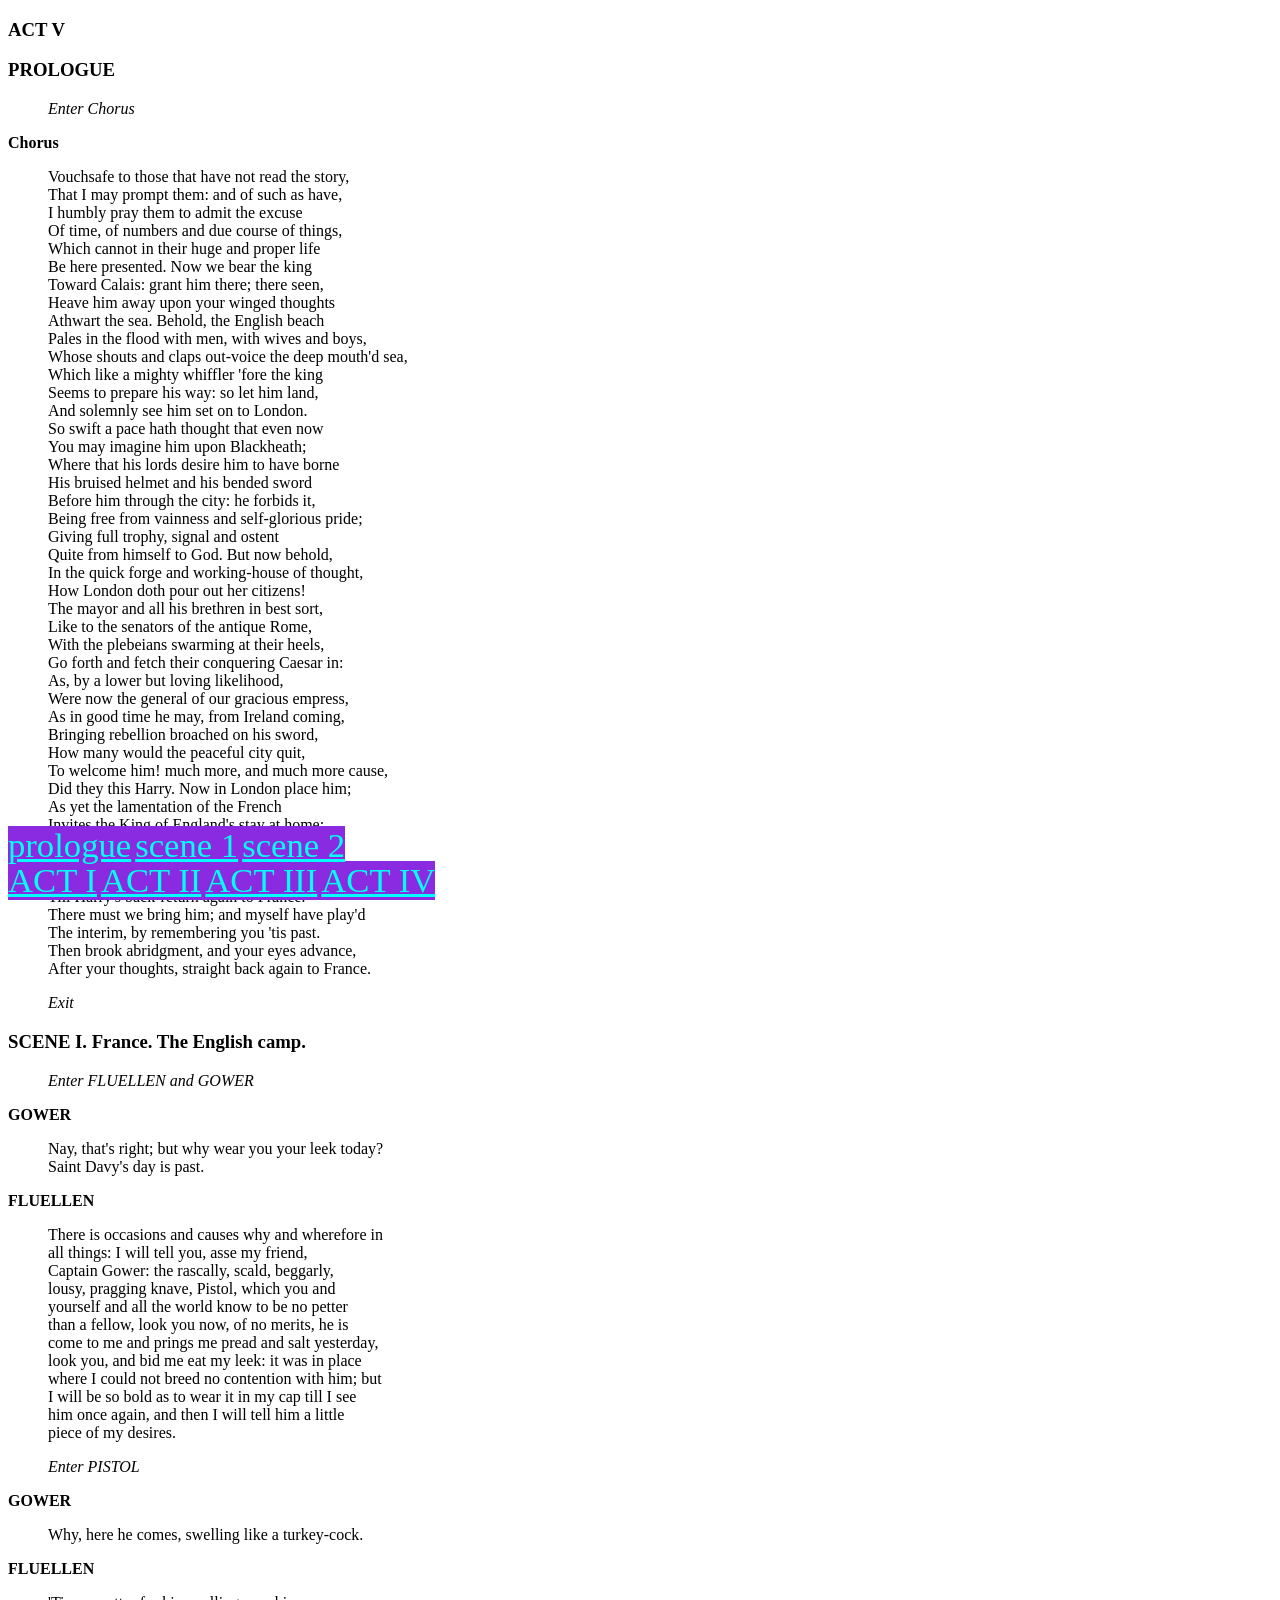
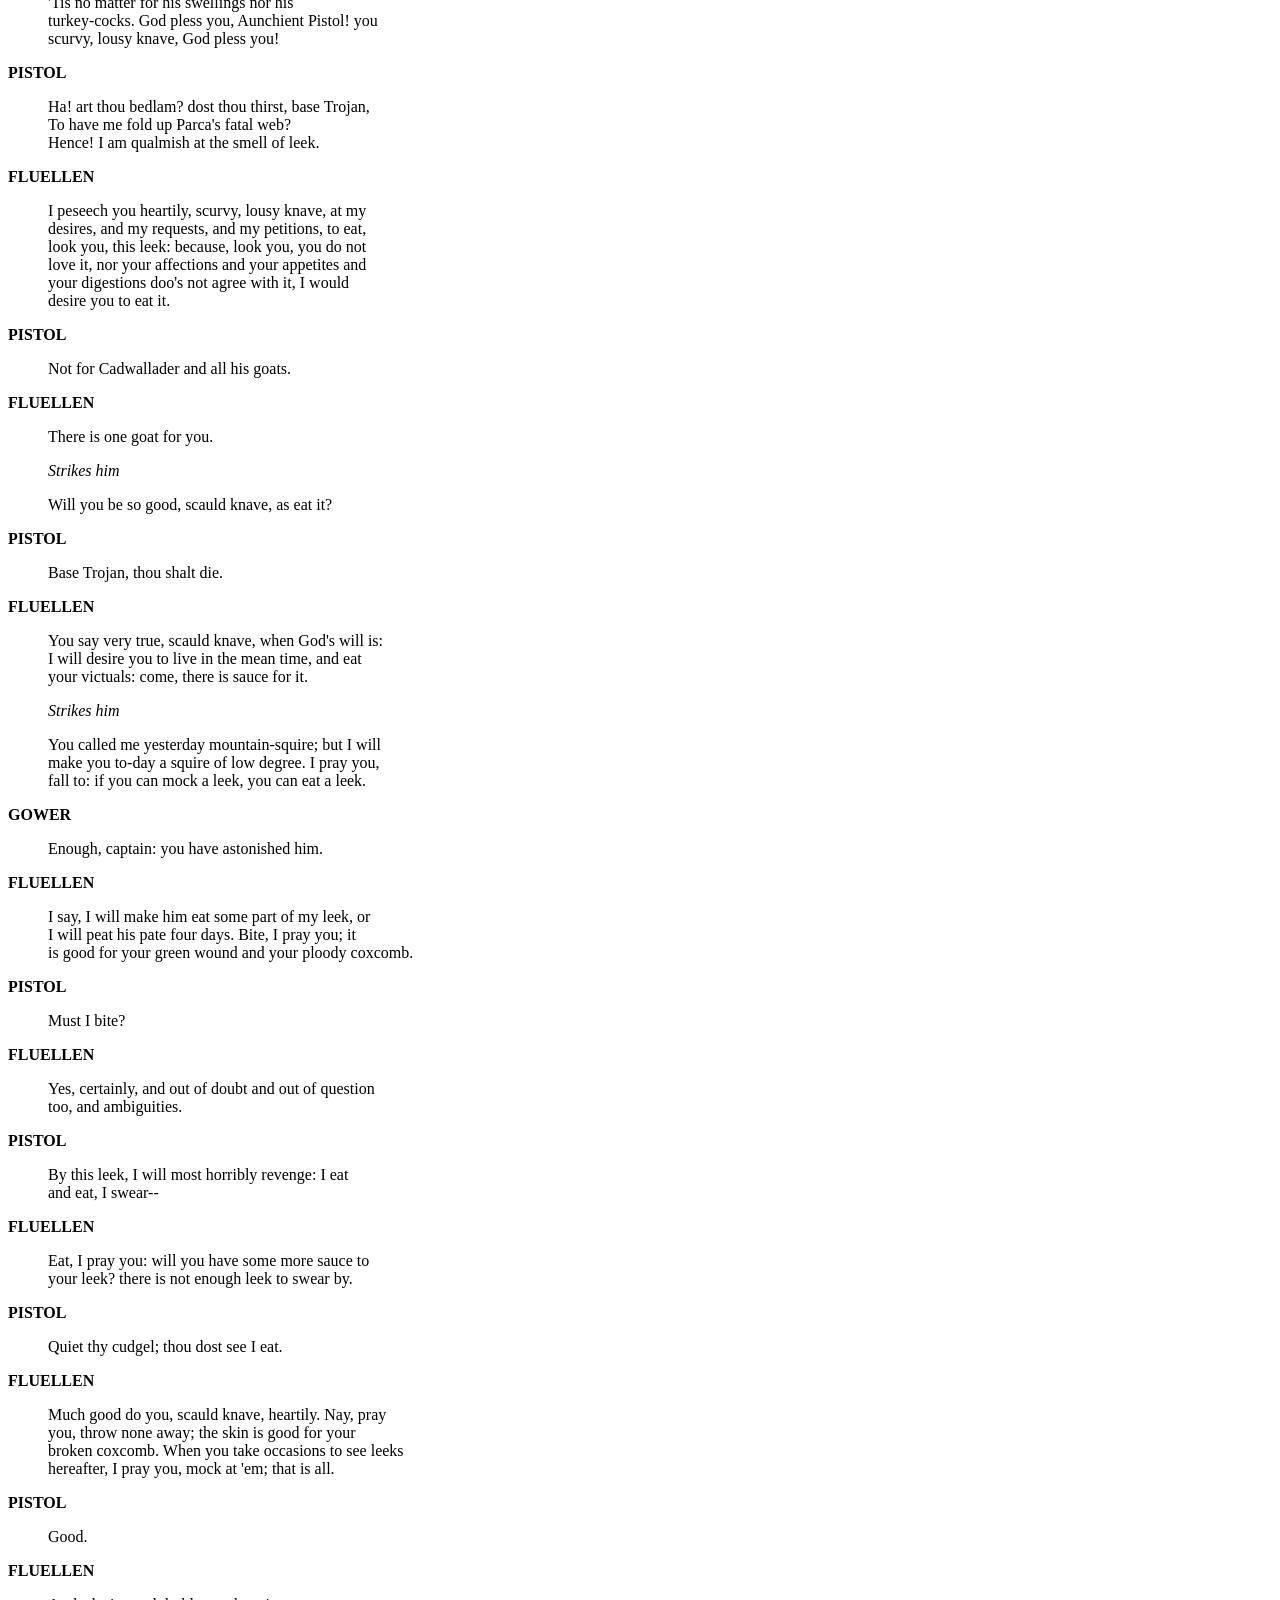
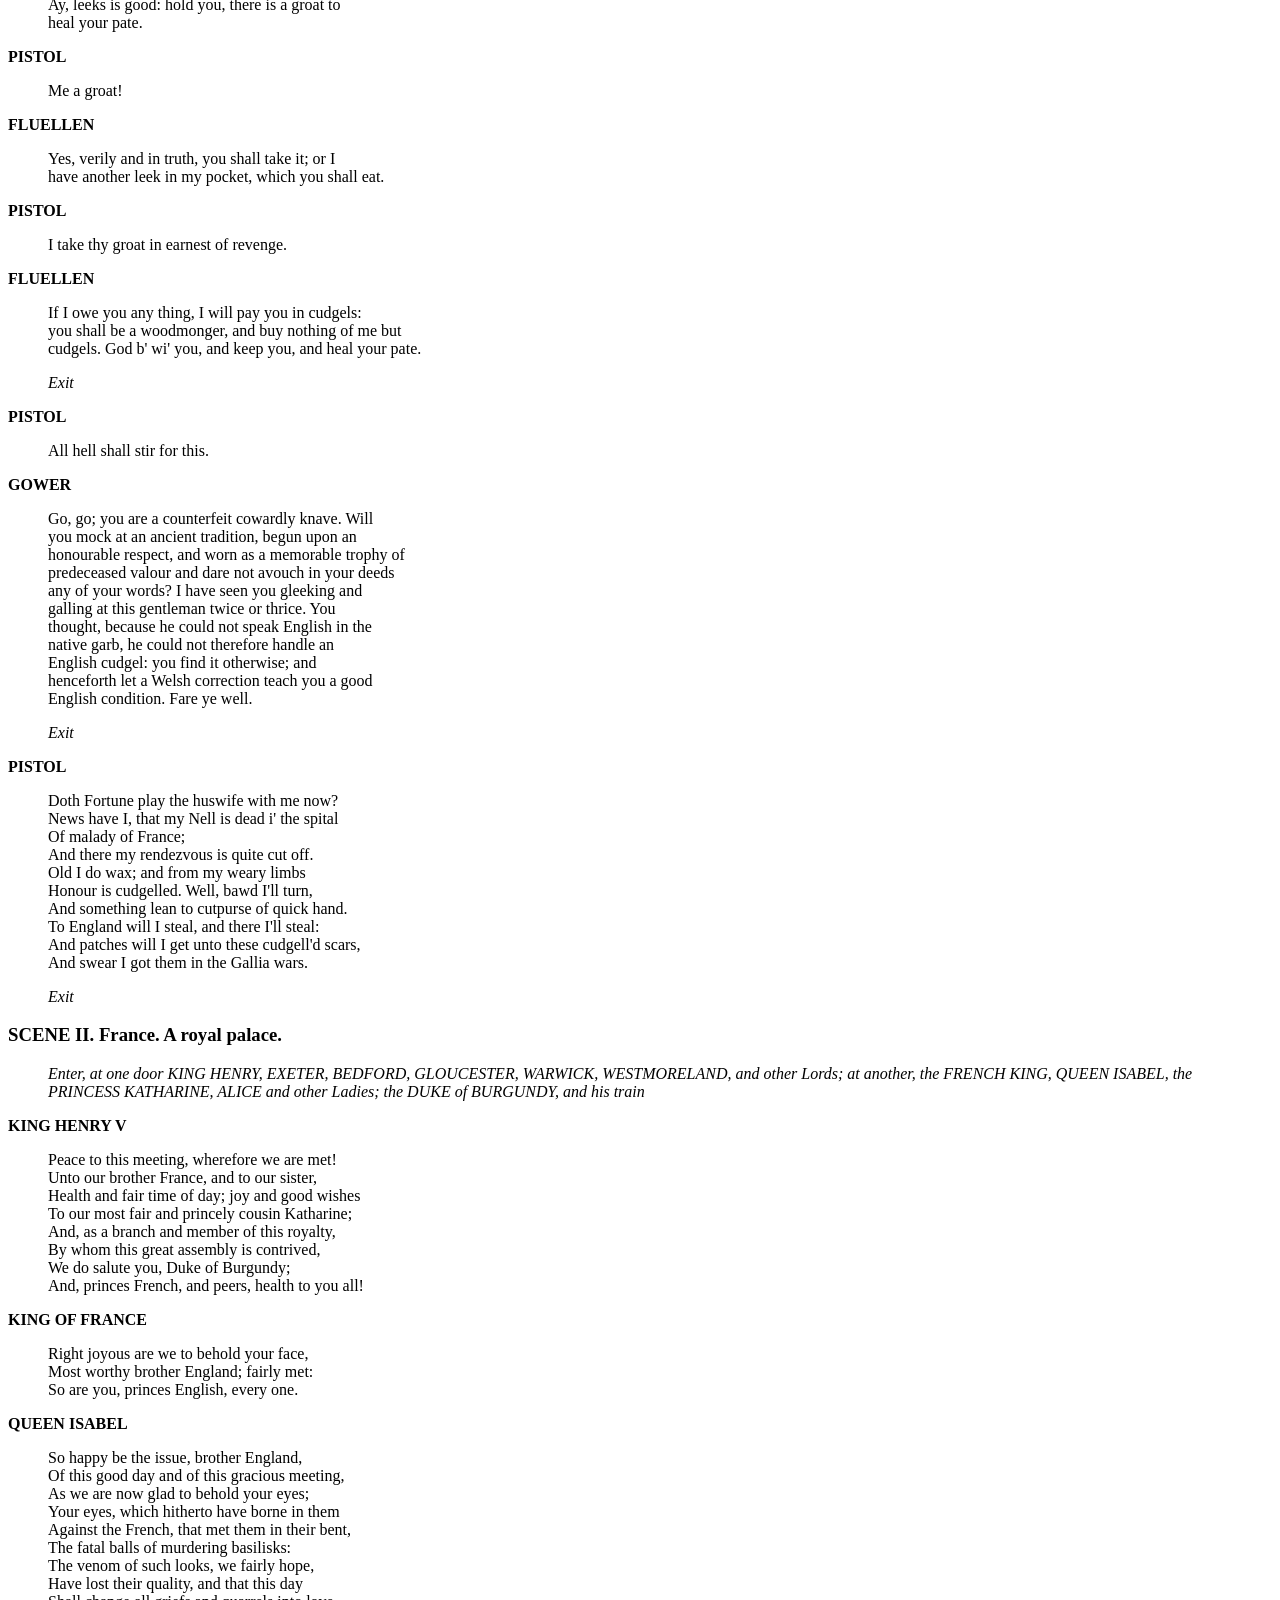
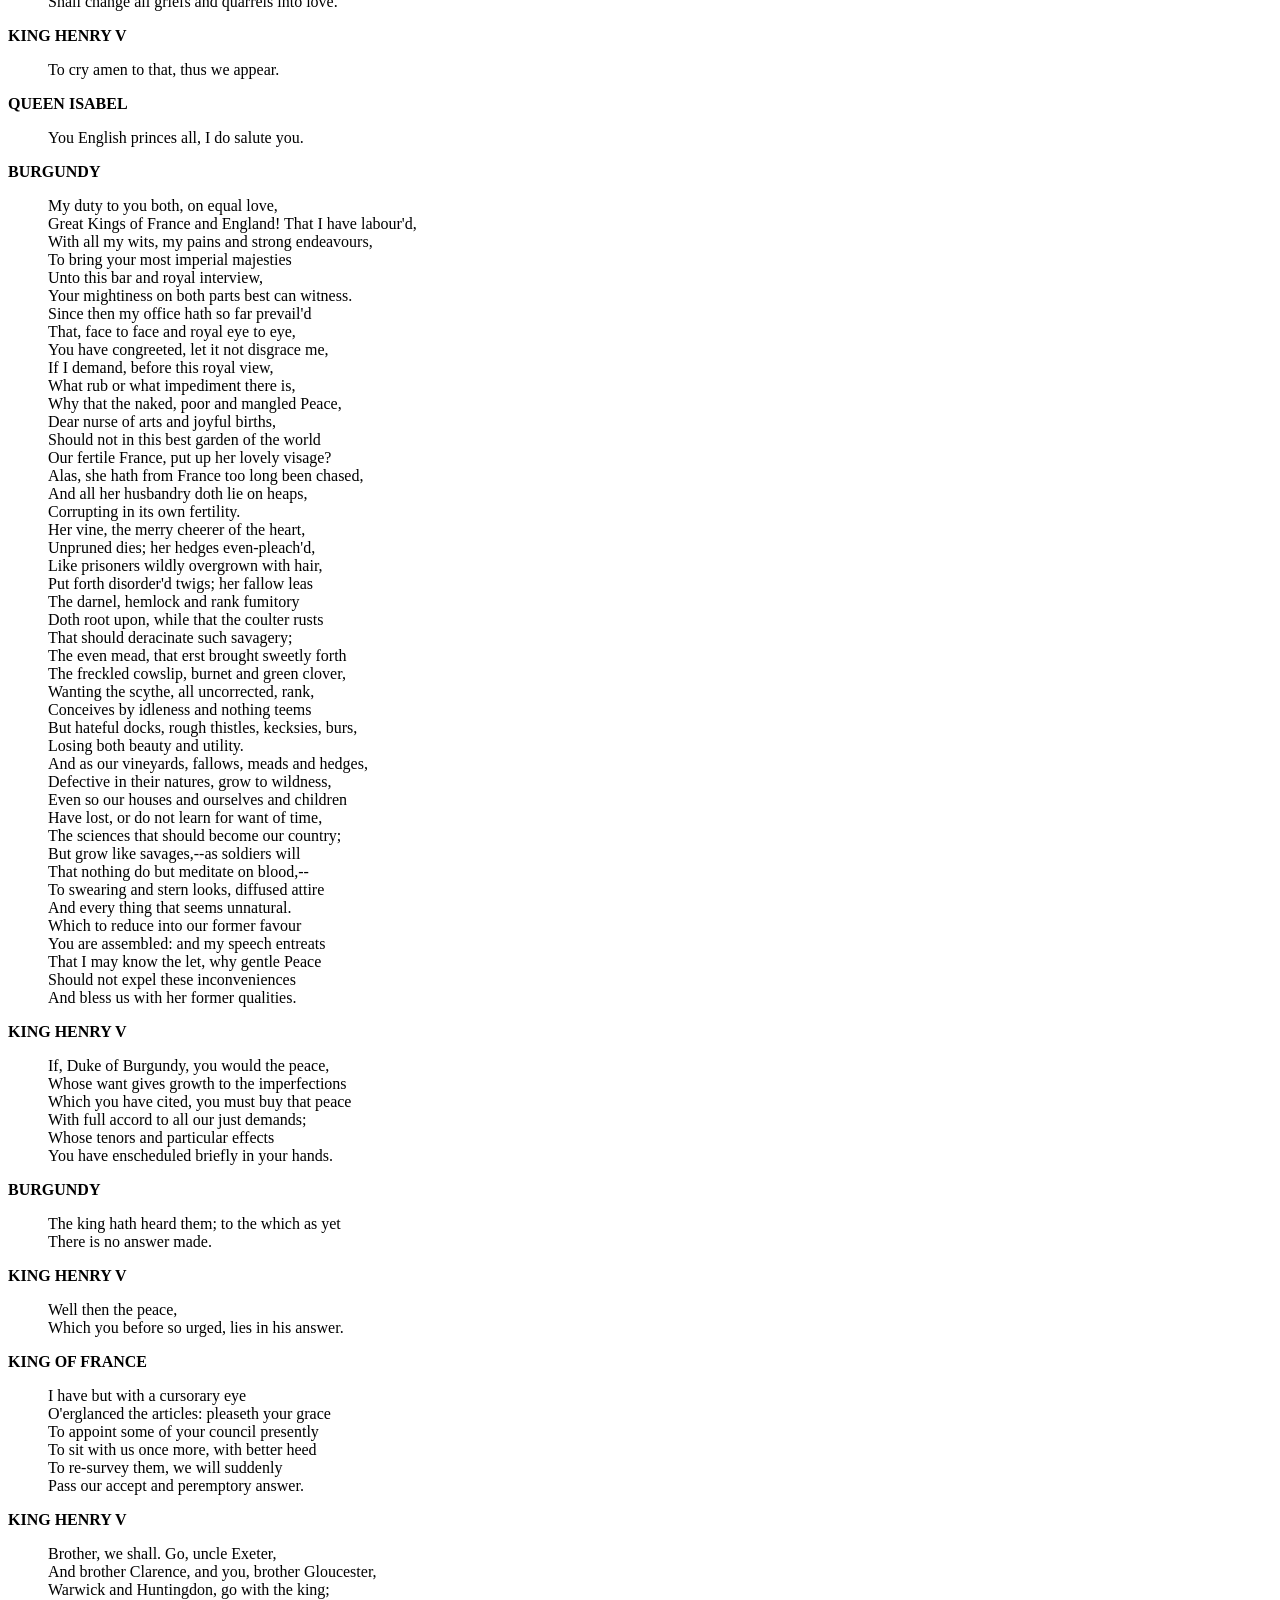
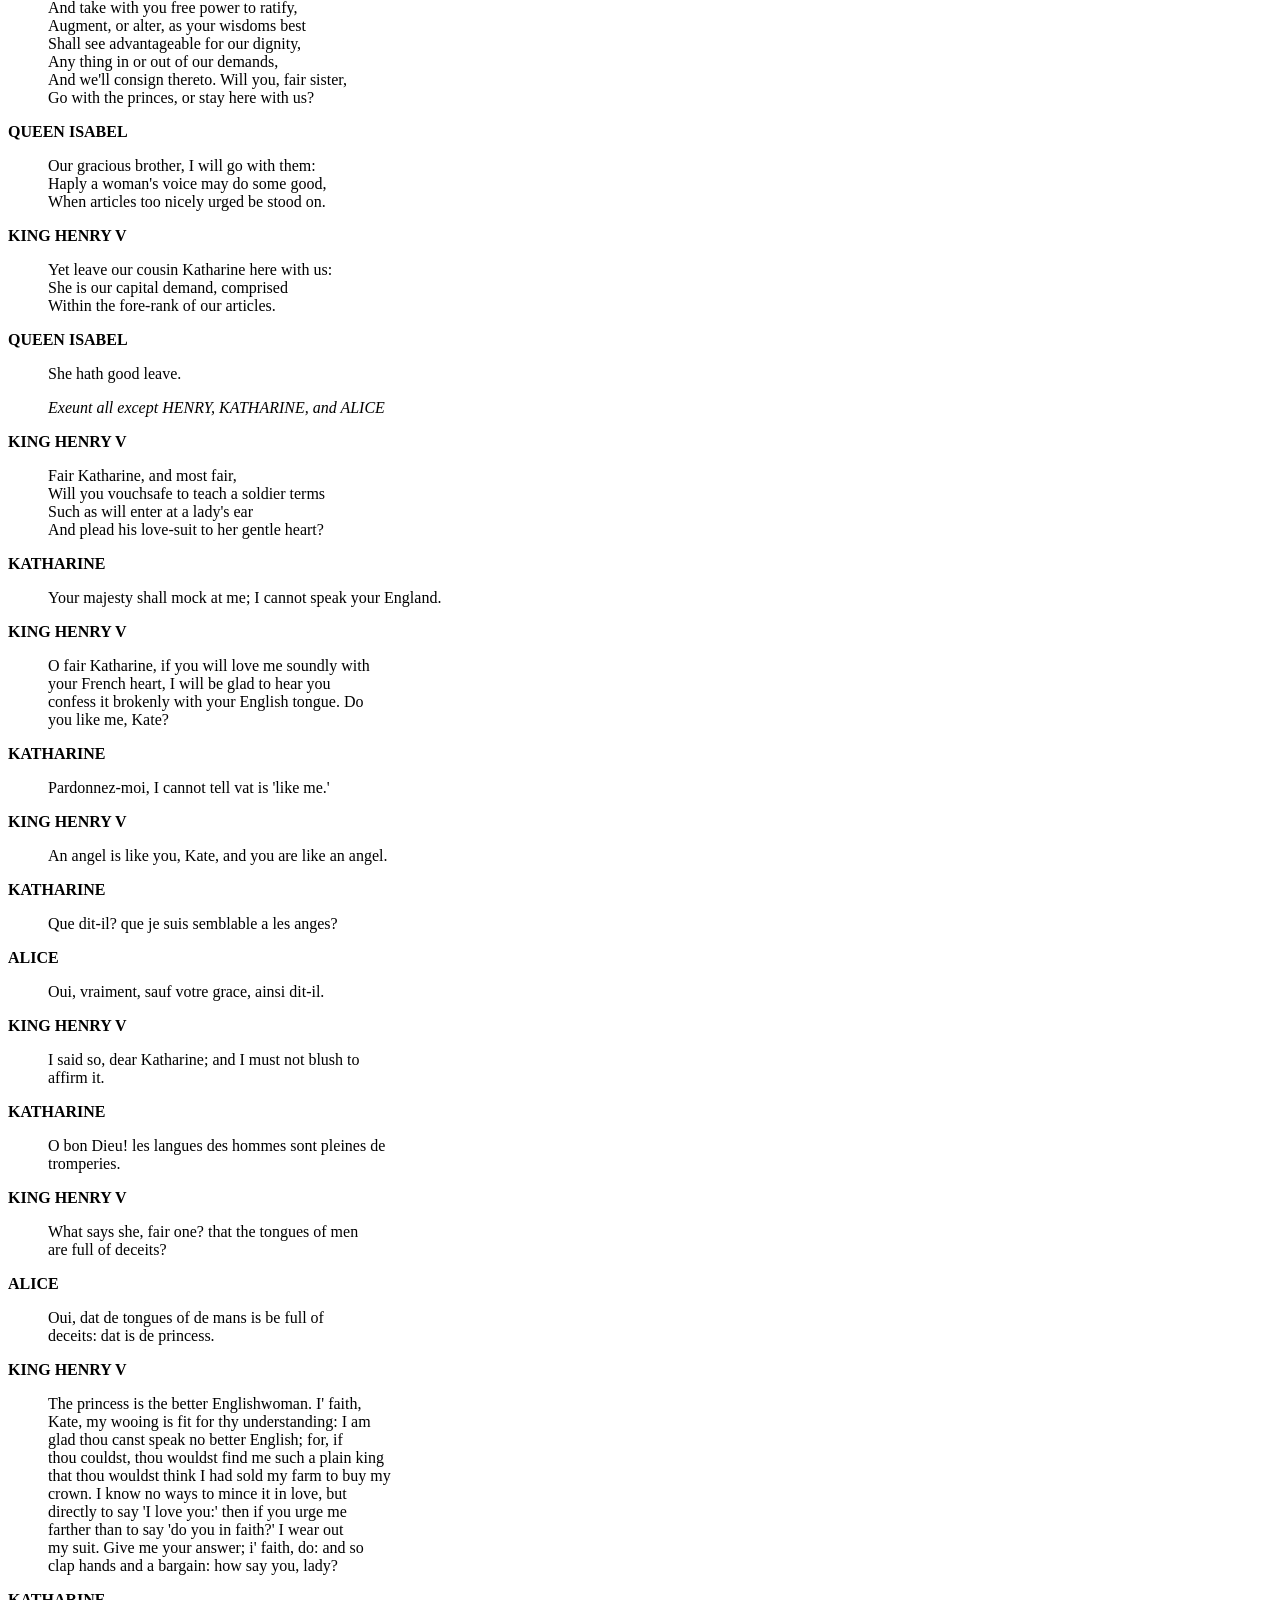
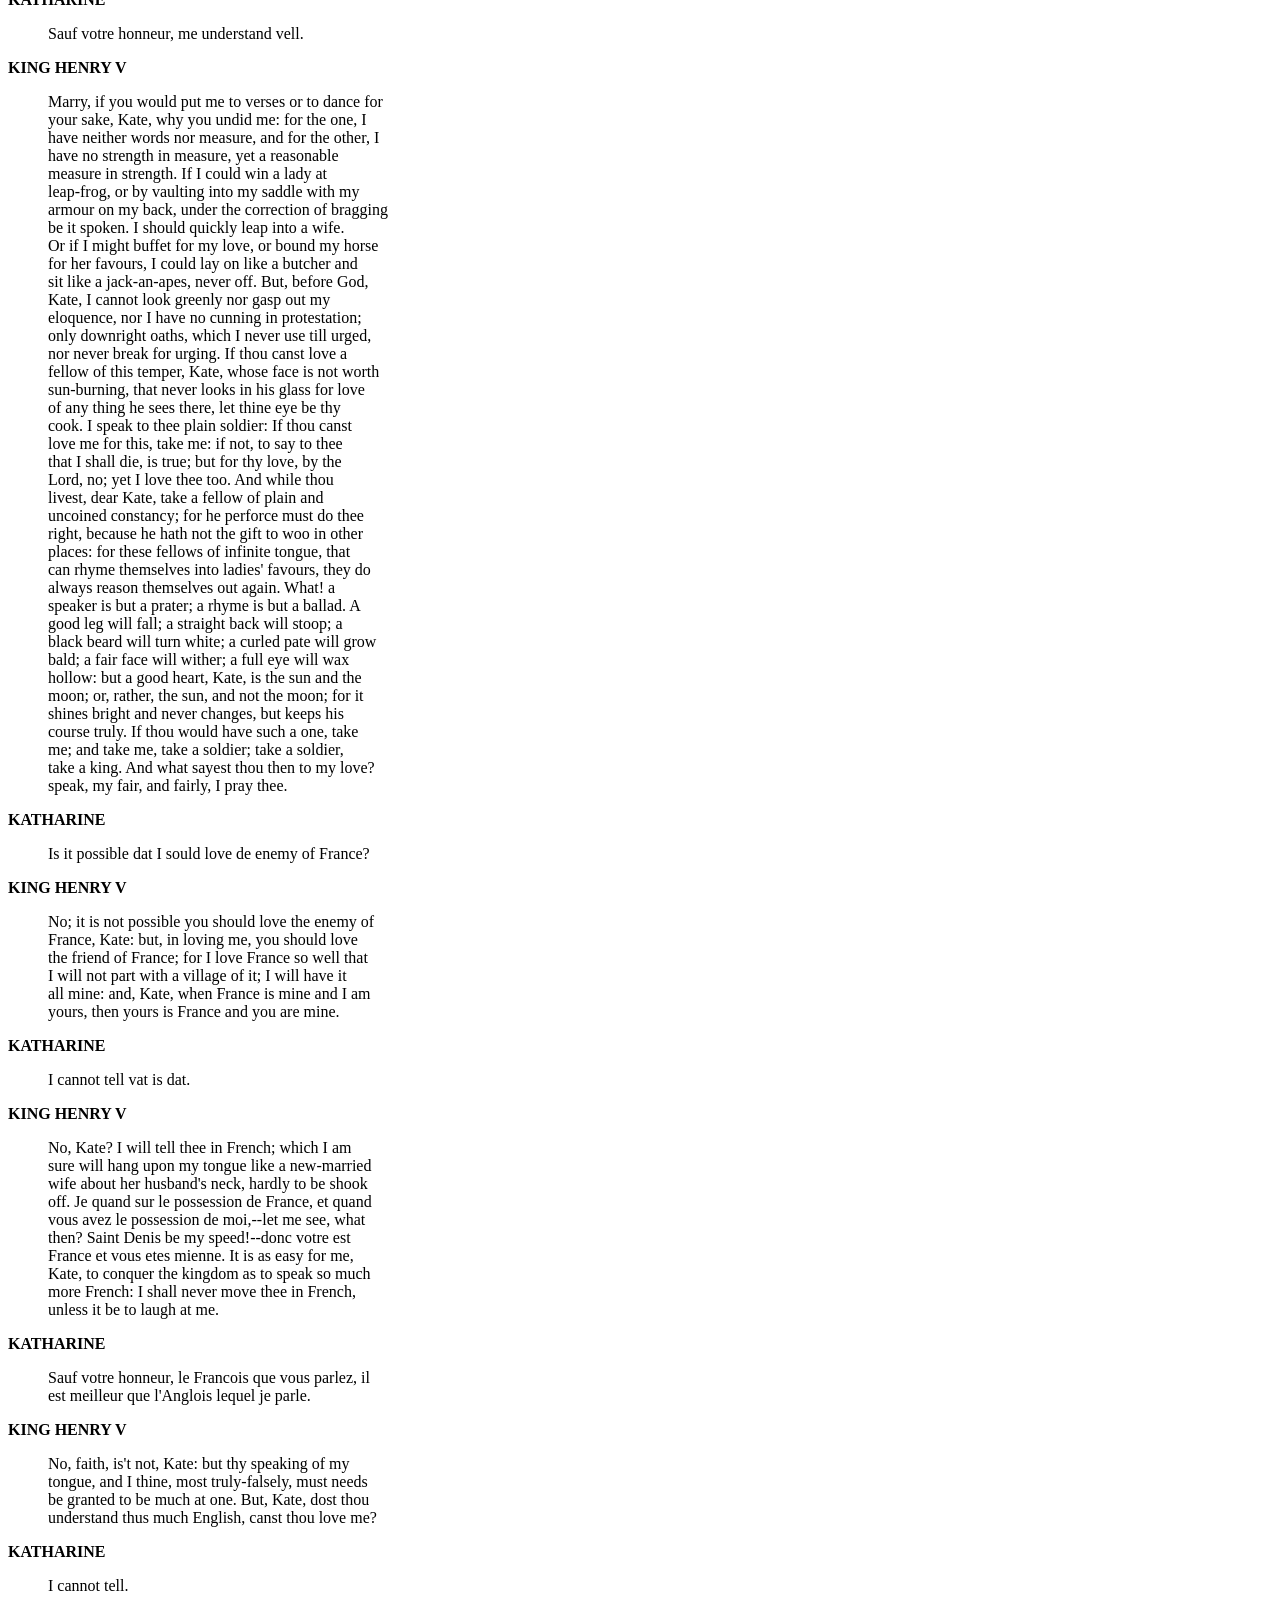
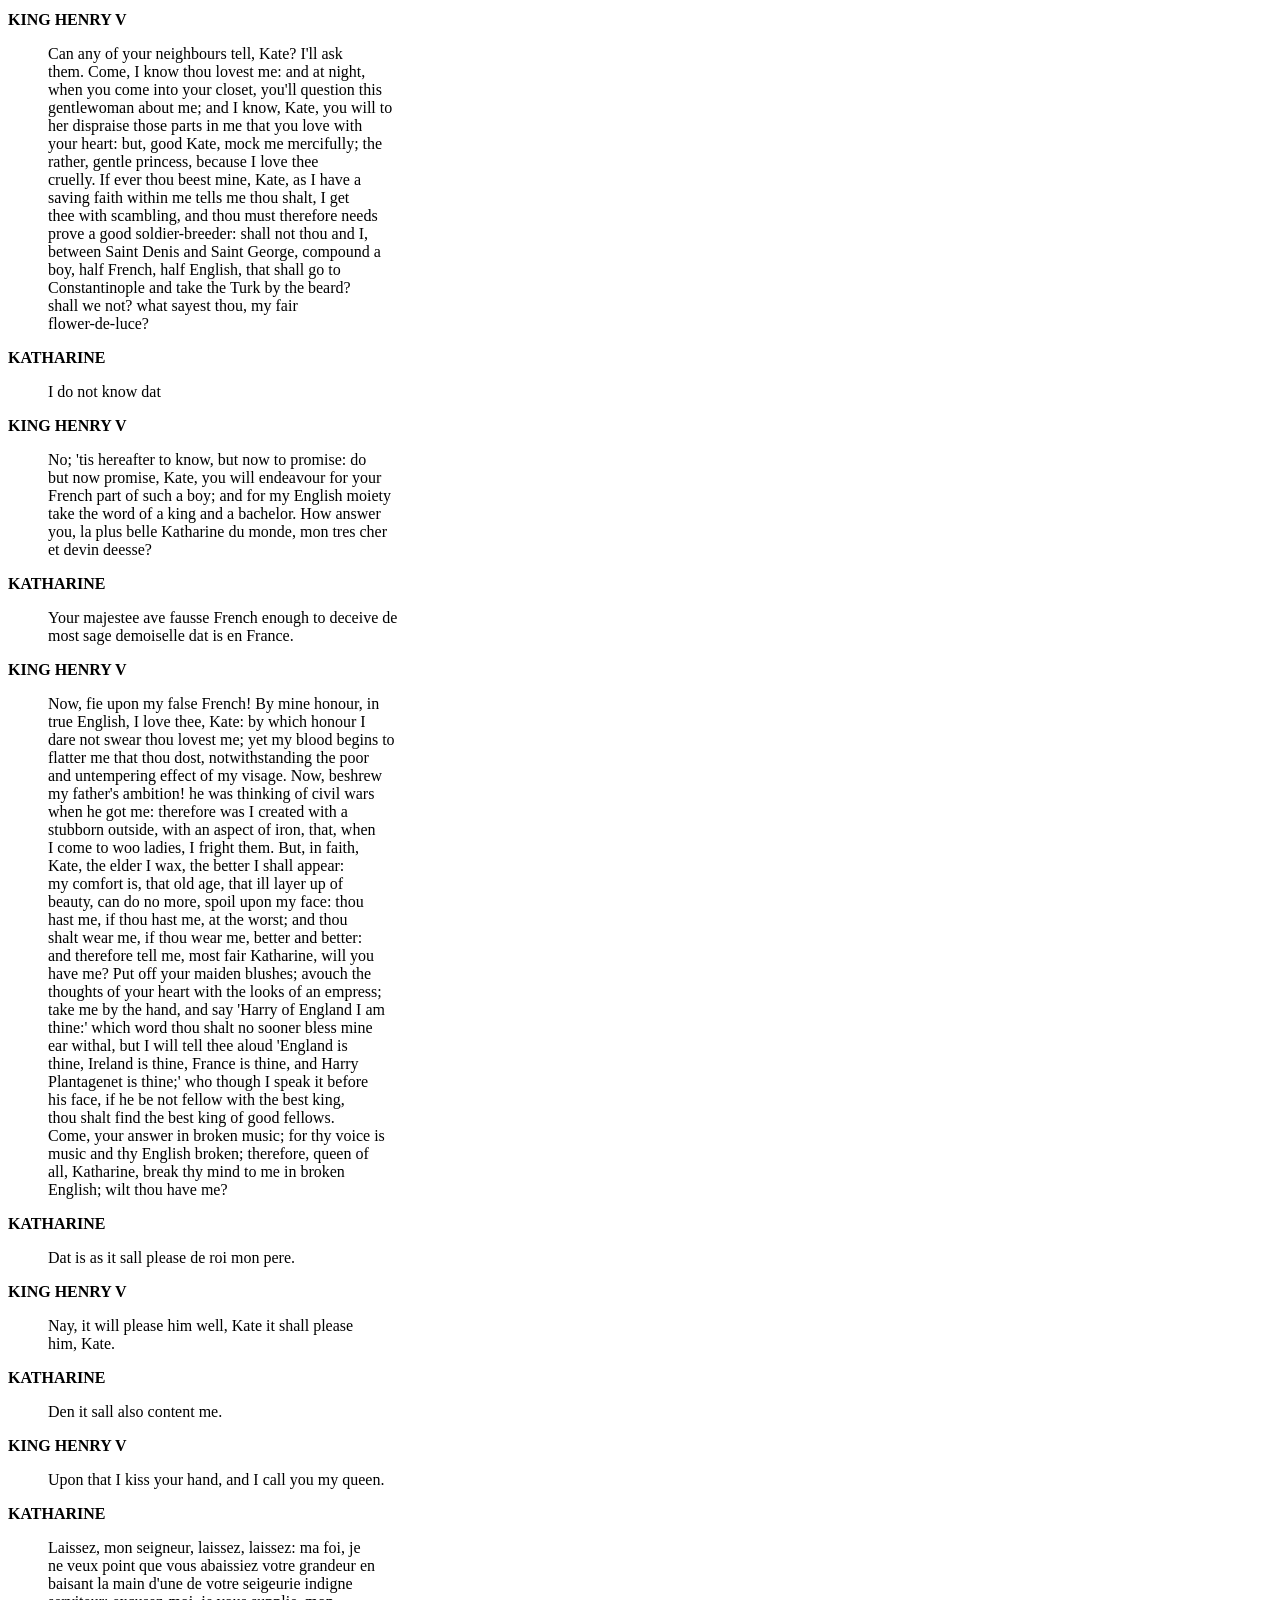
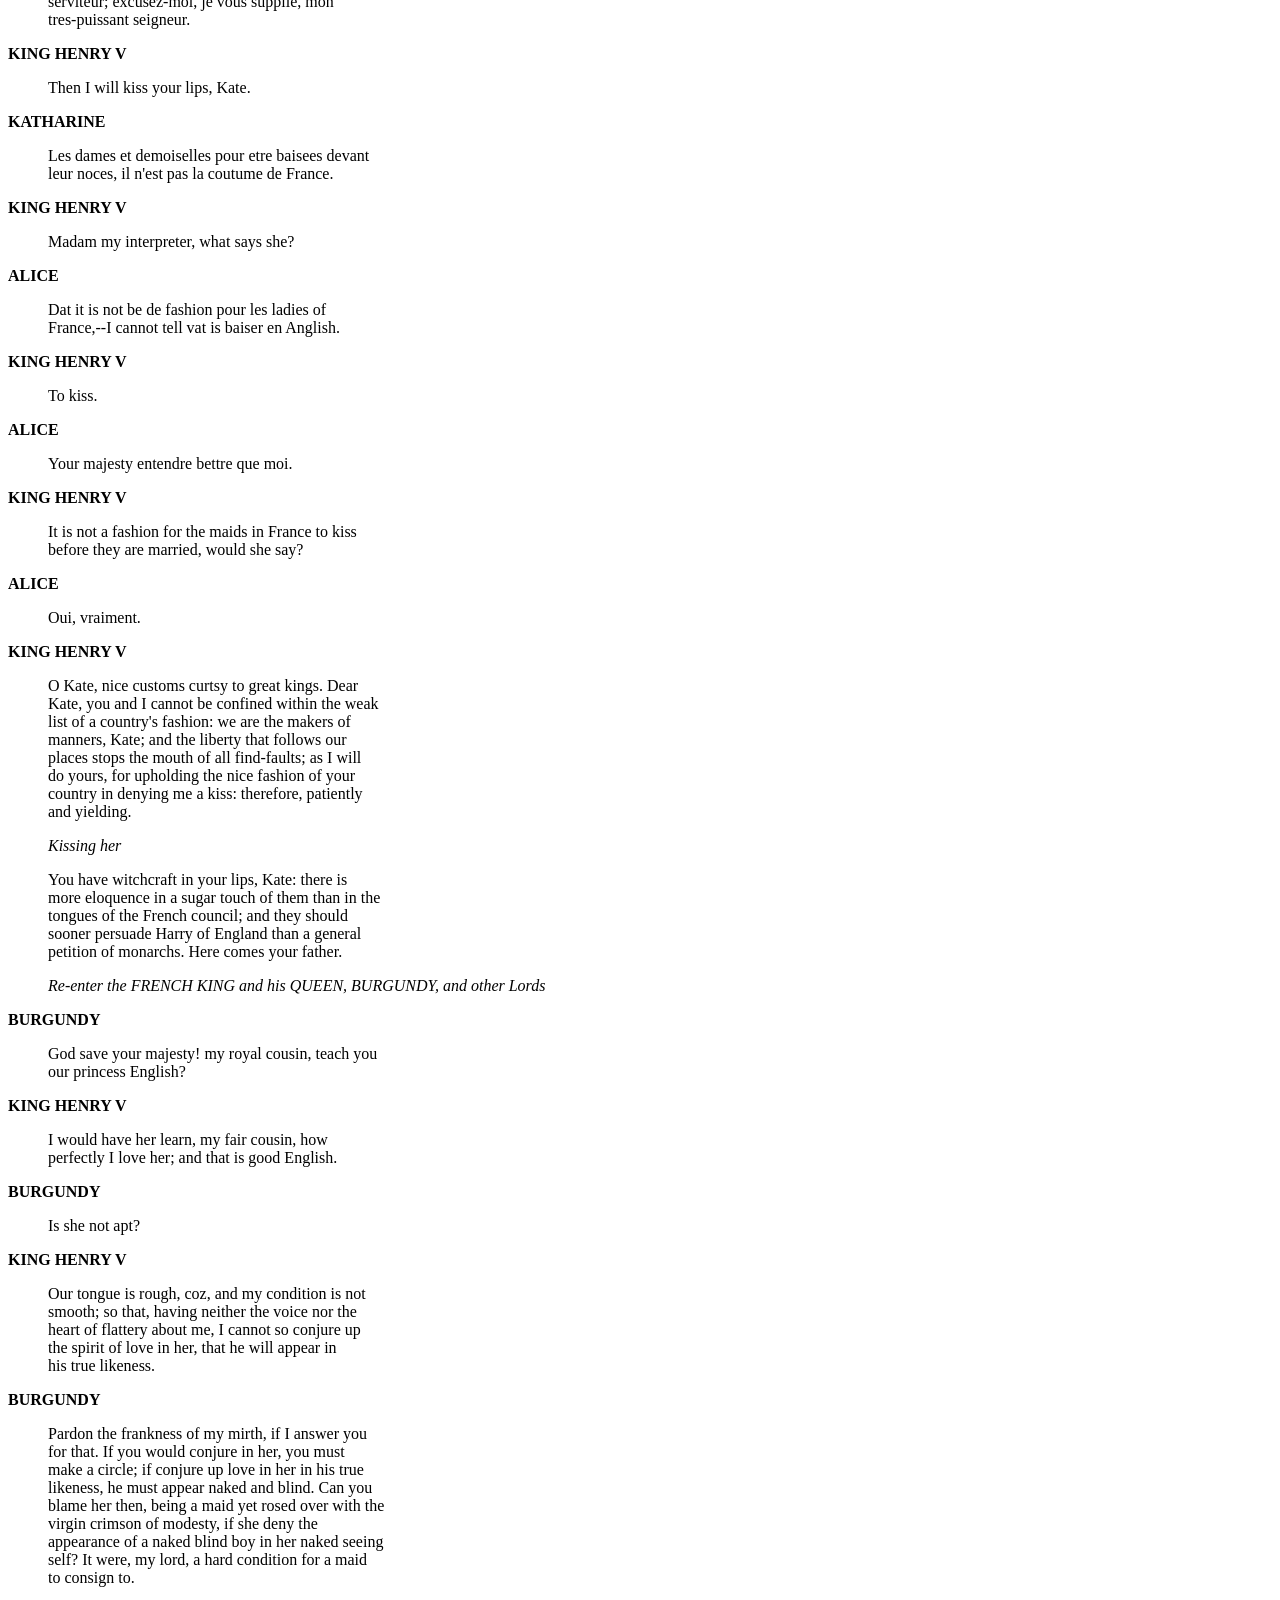
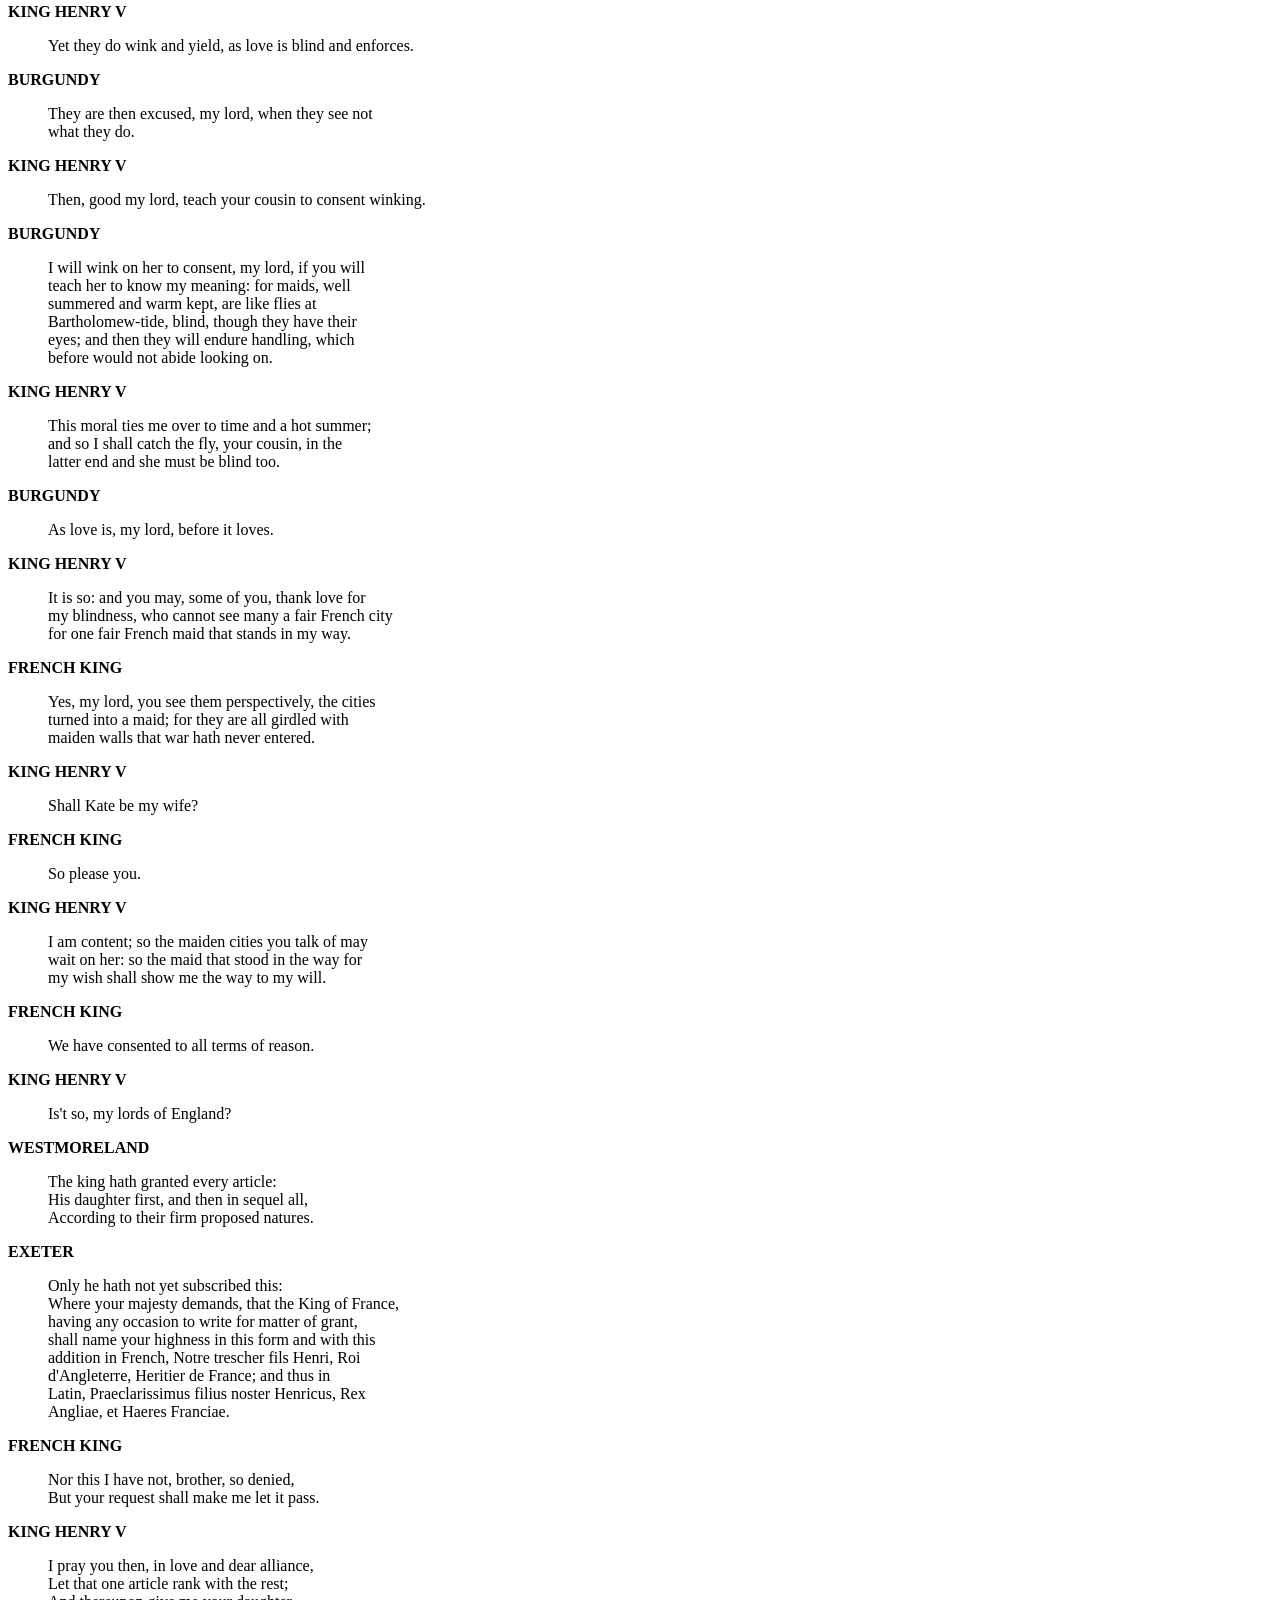
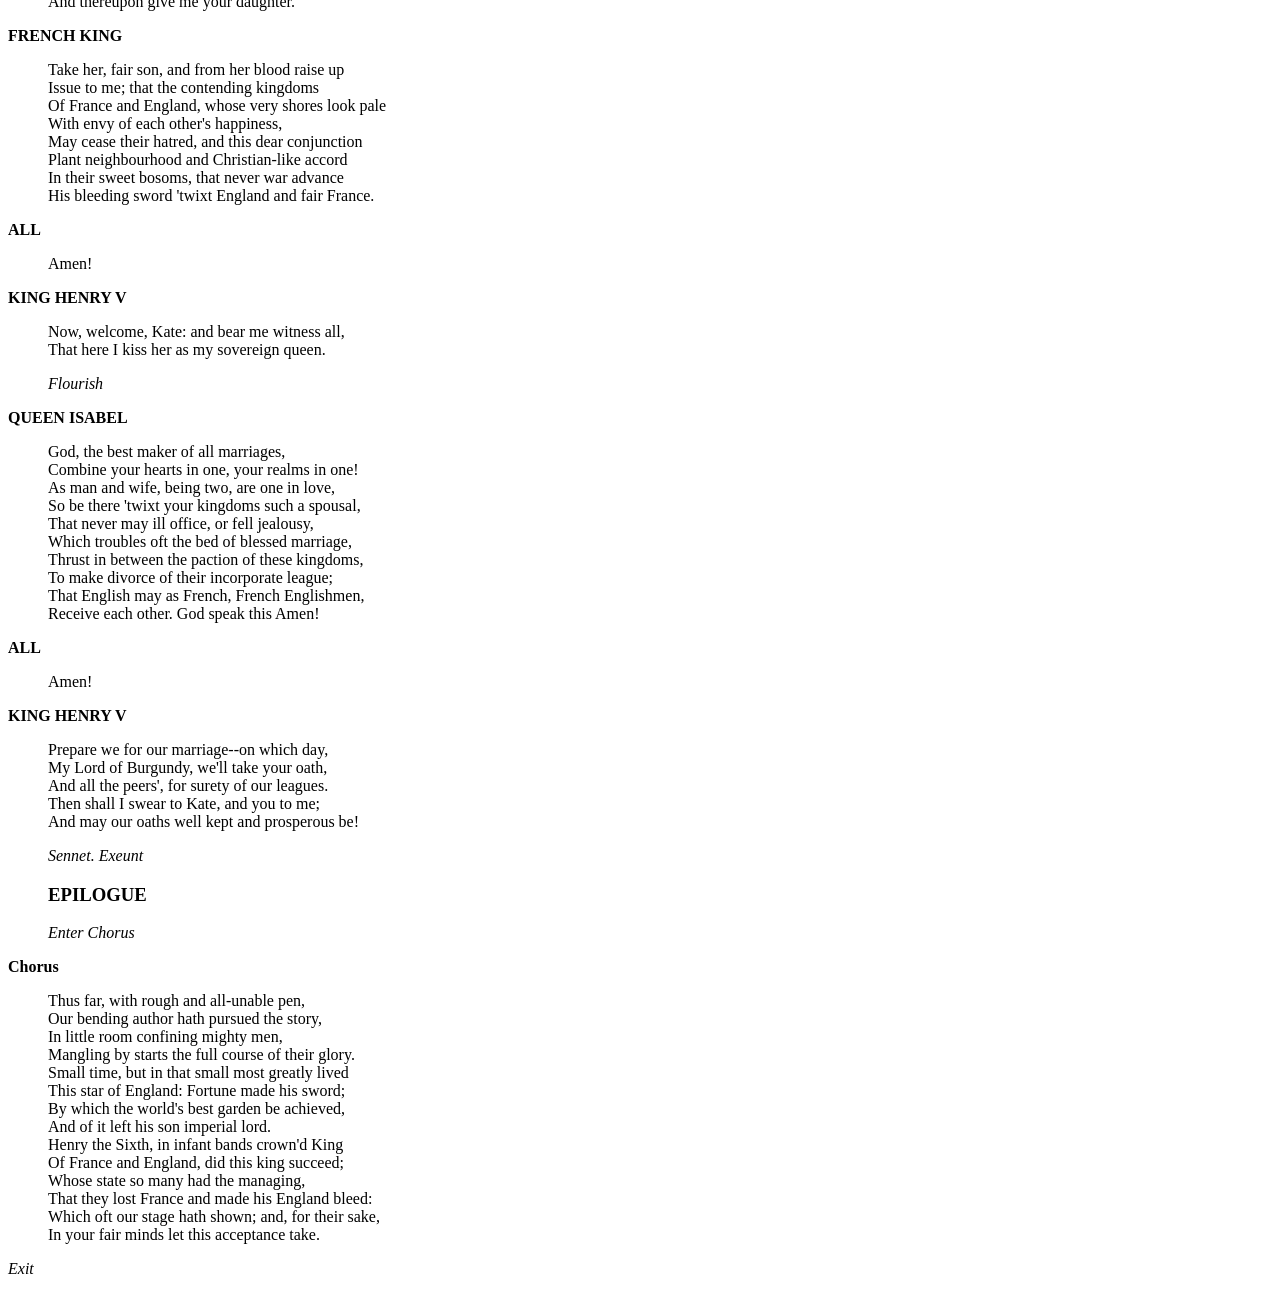
<file: lab05 (1)/Act V.html>
<!DOCTYPE html>
<html lang="en">
    <head>
        <meta charset="UTF-8" />
        <link rel="stylesheet" href="style1.css">
    <meta name="viewport" content="width=device-width, initial-scale=1.0">
        <title>Act V</title>
    </head>
    <body>
        
            <nav>
          
             <a href="Act%20I.html">ACT I</a>
             <a href="Act%20II.html">ACT II</a>
             <a href="Act%20III.html">ACT III</a>
             <a href="Act%20IV.html">ACT IV</a>
             
             
    
    
    
    </nav>
    
    <nav id="scenes"> 
    
     <a href="#act5prologue">prologue</a>
    <a href="#act5scene1">scene 1</a>
    <a href="#act5scene2">scene 2</a>

    
    </nav>
    
    
    <section>
        <h3 id="act5">ACT V</h3>

        <h3 id="act5prologue">PROLOGUE</h3>

        <p>
        <blockquote>

            <i>Enter Chorus</i>

        </blockquote>



        <b>Chorus</b>

        <blockquote>

            Vouchsafe to those that have not read the story,<br>

            That I may prompt them: and of such as have,<br>

            I humbly pray them to admit the excuse<br>

            Of time, of numbers and due course of things,<br>

            Which cannot in their huge and proper life<br>

            Be here presented. Now we bear the king<br>

            Toward Calais: grant him there; there seen,<br>

            Heave him away upon your winged thoughts<br>

            Athwart the sea. Behold, the English beach<br>

            Pales in the flood with men, with wives and boys,<br>

            Whose shouts and claps out-voice the deep mouth'd sea,<br>

            Which like a mighty whiffler 'fore the king<br>

            Seems to prepare his way: so let him land,<br>

            And solemnly see him set on to London.<br>

            So swift a pace hath thought that even now<br>

            You may imagine him upon Blackheath;<br>

            Where that his lords desire him to have borne<br>

            His bruised helmet and his bended sword<br>

            Before him through the city: he forbids it,<br>

            Being free from vainness and self-glorious pride;<br>

            Giving full trophy, signal and ostent<br>

            Quite from himself to God. But now behold,<br>

            In the quick forge and working-house of thought,<br>

            How London doth pour out her citizens!<br>

            The mayor and all his brethren in best sort,<br>

            Like to the senators of the antique Rome,<br>

            With the plebeians swarming at their heels,<br>

            Go forth and fetch their conquering Caesar in:<br>

            As, by a lower but loving likelihood,<br>

            Were now the general of our gracious empress,<br>

            As in good time he may, from Ireland coming,<br>

            Bringing rebellion broached on his sword,<br>

            How many would the peaceful city quit,<br>

            To welcome him! much more, and much more cause,<br>

            Did they this Harry. Now in London place him;<br>

            As yet the lamentation of the French<br>

            Invites the King of England's stay at home;<br>

            The emperor's coming in behalf of France,<br>

            To order peace between them; and omit<br>

            All the occurrences, whatever chanced,<br>

            Till Harry's back-return again to France:<br>

            There must we bring him; and myself have play'd<br>

            The interim, by remembering you 'tis past.<br>

            Then brook abridgment, and your eyes advance,<br>

            After your thoughts, straight back again to France.<br>

            <p><i>Exit</i></p>

        </blockquote>

        <h3 id="act5scene1">SCENE I. France. The English camp.</h3>

        <p>
        <blockquote>

            <i>Enter FLUELLEN and GOWER</i>

        </blockquote>



        <b>GOWER</b>

        <blockquote>

            Nay, that's right; but why wear you your leek today?<br>

            Saint Davy's day is past.<br>

        </blockquote>



        <b>FLUELLEN</b>

        <blockquote>

            There is occasions and causes why and wherefore in<br>

            all things: I will tell you, asse my friend,<br>

            Captain Gower: the rascally, scald, beggarly,<br>

            lousy, pragging knave, Pistol, which you and<br>

            yourself and all the world know to be no petter<br>

            than a fellow, look you now, of no merits, he is<br>

            come to me and prings me pread and salt yesterday,<br>

            look you, and bid me eat my leek: it was in place<br>

            where I could not breed no contention with him; but<br>

            I will be so bold as to wear it in my cap till I see<br>

            him once again, and then I will tell him a little<br>

            piece of my desires.<br>

            <p><i>Enter PISTOL</i></p>

        </blockquote>



        <b>GOWER</b>

        <blockquote>

            Why, here he comes, swelling like a turkey-cock.<br>

        </blockquote>



        <b>FLUELLEN</b>

        <blockquote>

            'Tis no matter for his swellings nor his<br>

            turkey-cocks. God pless you, Aunchient Pistol! you<br>

            scurvy, lousy knave, God pless you!<br>

        </blockquote>



        <b>PISTOL</b>

        <blockquote>

            Ha! art thou bedlam? dost thou thirst, base Trojan,<br>

            To have me fold up Parca's fatal web?<br>

            Hence! I am qualmish at the smell of leek.<br>

        </blockquote>



        <b>FLUELLEN</b>

        <blockquote>

            I peseech you heartily, scurvy, lousy knave, at my<br>

            desires, and my requests, and my petitions, to eat,<br>

            look you, this leek: because, look you, you do not<br>

            love it, nor your affections and your appetites and<br>

            your digestions doo's not agree with it, I would<br>

            desire you to eat it.<br>

        </blockquote>



        <b>PISTOL</b>

        <blockquote>

            Not for Cadwallader and all his goats.<br>

        </blockquote>



        <b>FLUELLEN</b>

        <blockquote>

            There is one goat for you.<br>

            <p><i>Strikes him</i></p>

            Will you be so good, scauld knave, as eat it?<br>

        </blockquote>



        <b>PISTOL</b>

        <blockquote>

            Base Trojan, thou shalt die.<br>

        </blockquote>



        <b>FLUELLEN</b>

        <blockquote>

            You say very true, scauld knave, when God's will is:<br>

            I will desire you to live in the mean time, and eat<br>

            your victuals: come, there is sauce for it.<br>

            <p><i>Strikes him</i></p>

            You called me yesterday mountain-squire; but I will<br>

            make you to-day a squire of low degree. I pray you,<br>

            fall to: if you can mock a leek, you can eat a leek.<br>

        </blockquote>



        <b>GOWER</b>

        <blockquote>

            Enough, captain: you have astonished him.<br>

        </blockquote>



        <b>FLUELLEN</b>

        <blockquote>

            I say, I will make him eat some part of my leek, or<br>

            I will peat his pate four days. Bite, I pray you; it<br>

            is good for your green wound and your ploody coxcomb.<br>

        </blockquote>



        <b>PISTOL</b>

        <blockquote>

            Must I bite?<br>

        </blockquote>



        <b>FLUELLEN</b>

        <blockquote>

            Yes, certainly, and out of doubt and out of question<br>

            too, and ambiguities.<br>

        </blockquote>



        <b>PISTOL</b>

        <blockquote>

            By this leek, I will most horribly revenge: I eat<br>

            and eat, I swear--<br>

        </blockquote>



        <b>FLUELLEN</b>

        <blockquote>

            Eat, I pray you: will you have some more sauce to<br>

            your leek? there is not enough leek to swear by.<br>

        </blockquote>



        <b>PISTOL</b>

        <blockquote>

            Quiet thy cudgel; thou dost see I eat.<br>

        </blockquote>



        <b>FLUELLEN</b>

        <blockquote>

            Much good do you, scauld knave, heartily. Nay, pray<br>

            you, throw none away; the skin is good for your<br>

            broken coxcomb. When you take occasions to see leeks<br>

            hereafter, I pray you, mock at 'em; that is all.<br>

        </blockquote>



        <b>PISTOL</b>

        <blockquote>

            Good.<br>

        </blockquote>



        <b>FLUELLEN</b>

        <blockquote>

            Ay, leeks is good: hold you, there is a groat to<br>

            heal your pate.<br>

        </blockquote>



        <b>PISTOL</b>

        <blockquote>

            Me a groat!<br>

        </blockquote>



        <b>FLUELLEN</b>

        <blockquote>

            Yes, verily and in truth, you shall take it; or I<br>

            have another leek in my pocket, which you shall eat.<br>

        </blockquote>



        <b>PISTOL</b>

        <blockquote>

            I take thy groat in earnest of revenge.<br>

        </blockquote>



        <b>FLUELLEN</b>

        <blockquote>

            If I owe you any thing, I will pay you in cudgels:<br>

            you shall be a woodmonger, and buy nothing of me but<br>

            cudgels. God b' wi' you, and keep you, and heal your pate.<br>

            <p><i>Exit</i></p>

        </blockquote>



        <b>PISTOL</b>

        <blockquote>

            All hell shall stir for this.<br>

        </blockquote>



        <b>GOWER</b>

        <blockquote>

            Go, go; you are a counterfeit cowardly knave. Will<br>

            you mock at an ancient tradition, begun upon an<br>

            honourable respect, and worn as a memorable trophy of<br>

            predeceased valour and dare not avouch in your deeds<br>

            any of your words? I have seen you gleeking and<br>

            galling at this gentleman twice or thrice. You<br>

            thought, because he could not speak English in the<br>

            native garb, he could not therefore handle an<br>

            English cudgel: you find it otherwise; and<br>

            henceforth let a Welsh correction teach you a good<br>

            English condition. Fare ye well.<br>

            <p><i>Exit</i></p>

        </blockquote>



        <b>PISTOL</b>

        <blockquote>

            Doth Fortune play the huswife with me now?<br>

            News have I, that my Nell is dead i' the spital<br>

            Of malady of France;<br>

            And there my rendezvous is quite cut off.<br>

            Old I do wax; and from my weary limbs<br>

            Honour is cudgelled. Well, bawd I'll turn,<br>

            And something lean to cutpurse of quick hand.<br>

            To England will I steal, and there I'll steal:<br>

            And patches will I get unto these cudgell'd scars,<br>

            And swear I got them in the Gallia wars.<br>

            <p><i>Exit</i></p>

        </blockquote>

        <h3 id="act5scene2">SCENE II. France. A royal palace.</h3>

        <p>
        <blockquote>

            <i>Enter, at one door KING HENRY, EXETER, BEDFORD, GLOUCESTER, WARWICK, WESTMORELAND, and other Lords; at another, the FRENCH KING, QUEEN ISABEL, the PRINCESS KATHARINE, ALICE and other Ladies; the DUKE of BURGUNDY, and his train</i>

        </blockquote>



        <b>KING HENRY V</b>

        <blockquote>

            Peace to this meeting, wherefore we are met!<br>

            Unto our brother France, and to our sister,<br>

            Health and fair time of day; joy and good wishes<br>

            To our most fair and princely cousin Katharine;<br>

            And, as a branch and member of this royalty,<br>

            By whom this great assembly is contrived,<br>

            We do salute you, Duke of Burgundy;<br>

            And, princes French, and peers, health to you all!<br>

        </blockquote>



        <b>KING OF FRANCE</b>

        <blockquote>

            Right joyous are we to behold your face,<br>

            Most worthy brother England; fairly met:<br>

            So are you, princes English, every one.<br>

        </blockquote>



        <b>QUEEN ISABEL</b>

        <blockquote>

            So happy be the issue, brother England,<br>

            Of this good day and of this gracious meeting,<br>

            As we are now glad to behold your eyes;<br>

            Your eyes, which hitherto have borne in them<br>

            Against the French, that met them in their bent,<br>

            The fatal balls of murdering basilisks:<br>

            The venom of such looks, we fairly hope,<br>

            Have lost their quality, and that this day<br>

            Shall change all griefs and quarrels into love.<br>

        </blockquote>



        <b>KING HENRY V</b>

        <blockquote>

            To cry amen to that, thus we appear.<br>

        </blockquote>



        <b>QUEEN ISABEL</b>

        <blockquote>

            You English princes all, I do salute you.<br>

        </blockquote>



        <b>BURGUNDY</b>

        <blockquote>

            My duty to you both, on equal love,<br>

            Great Kings of France and England! That I have labour'd,<br>

            With all my wits, my pains and strong endeavours,<br>

            To bring your most imperial majesties<br>

            Unto this bar and royal interview,<br>

            Your mightiness on both parts best can witness.<br>

            Since then my office hath so far prevail'd<br>

            That, face to face and royal eye to eye,<br>

            You have congreeted, let it not disgrace me,<br>

            If I demand, before this royal view,<br>

            What rub or what impediment there is,<br>

            Why that the naked, poor and mangled Peace,<br>

            Dear nurse of arts and joyful births,<br>

            Should not in this best garden of the world<br>

            Our fertile France, put up her lovely visage?<br>

            Alas, she hath from France too long been chased,<br>

            And all her husbandry doth lie on heaps,<br>

            Corrupting in its own fertility.<br>

            Her vine, the merry cheerer of the heart,<br>

            Unpruned dies; her hedges even-pleach'd,<br>

            Like prisoners wildly overgrown with hair,<br>

            Put forth disorder'd twigs; her fallow leas<br>

            The darnel, hemlock and rank fumitory<br>

            Doth root upon, while that the coulter rusts<br>

            That should deracinate such savagery;<br>

            The even mead, that erst brought sweetly forth<br>

            The freckled cowslip, burnet and green clover,<br>

            Wanting the scythe, all uncorrected, rank,<br>

            Conceives by idleness and nothing teems<br>

            But hateful docks, rough thistles, kecksies, burs,<br>

            Losing both beauty and utility.<br>

            And as our vineyards, fallows, meads and hedges,<br>

            Defective in their natures, grow to wildness,<br>

            Even so our houses and ourselves and children<br>

            Have lost, or do not learn for want of time,<br>

            The sciences that should become our country;<br>

            But grow like savages,--as soldiers will<br>

            That nothing do but meditate on blood,--<br>

            To swearing and stern looks, diffused attire<br>

            And every thing that seems unnatural.<br>

            Which to reduce into our former favour<br>

            You are assembled: and my speech entreats<br>

            That I may know the let, why gentle Peace<br>

            Should not expel these inconveniences<br>

            And bless us with her former qualities.<br>

        </blockquote>



        <b>KING HENRY V</b>

        <blockquote>

            If, Duke of Burgundy, you would the peace,<br>

            Whose want gives growth to the imperfections<br>

            Which you have cited, you must buy that peace<br>

            With full accord to all our just demands;<br>

            Whose tenors and particular effects<br>

            You have enscheduled briefly in your hands.<br>

        </blockquote>



        <b>BURGUNDY</b>

        <blockquote>

            The king hath heard them; to the which as yet<br>

            There is no answer made.<br>

        </blockquote>



        <b>KING HENRY V</b>

        <blockquote>

            Well then the peace,<br>

            Which you before so urged, lies in his answer.<br>

        </blockquote>



        <b>KING OF FRANCE</b>

        <blockquote>

            I have but with a cursorary eye<br>

            O'erglanced the articles: pleaseth your grace<br>

            To appoint some of your council presently<br>

            To sit with us once more, with better heed<br>

            To re-survey them, we will suddenly<br>

            Pass our accept and peremptory answer.<br>

        </blockquote>



        <b>KING HENRY V</b>

        <blockquote>

            Brother, we shall. Go, uncle Exeter,<br>

            And brother Clarence, and you, brother Gloucester,<br>

            Warwick and Huntingdon, go with the king;<br>

            And take with you free power to ratify,<br>

            Augment, or alter, as your wisdoms best<br>

            Shall see advantageable for our dignity,<br>

            Any thing in or out of our demands,<br>

            And we'll consign thereto. Will you, fair sister,<br>

            Go with the princes, or stay here with us?<br>

        </blockquote>



        <b>QUEEN ISABEL</b>

        <blockquote>

            Our gracious brother, I will go with them:<br>

            Haply a woman's voice may do some good,<br>

            When articles too nicely urged be stood on.<br>

        </blockquote>



        <b>KING HENRY V</b>

        <blockquote>

            Yet leave our cousin Katharine here with us:<br>

            She is our capital demand, comprised<br>

            Within the fore-rank of our articles.<br>

        </blockquote>



        <b>QUEEN ISABEL</b>

        <blockquote>

            She hath good leave.<br>

            <p><i>Exeunt all except HENRY, KATHARINE, and ALICE</i></p>

        </blockquote>



        <b>KING HENRY V</b>

        <blockquote>

            Fair Katharine, and most fair,<br>

            Will you vouchsafe to teach a soldier terms<br>

            Such as will enter at a lady's ear<br>

            And plead his love-suit to her gentle heart?<br>

        </blockquote>



        <b>KATHARINE</b>

        <blockquote>

            Your majesty shall mock at me; I cannot speak your England.<br>

        </blockquote>



        <b>KING HENRY V</b>

        <blockquote>

            O fair Katharine, if you will love me soundly with<br>

            your French heart, I will be glad to hear you<br>

            confess it brokenly with your English tongue. Do<br>

            you like me, Kate?<br>

        </blockquote>



        <b>KATHARINE</b>

        <blockquote>

            Pardonnez-moi, I cannot tell vat is 'like me.'<br>

        </blockquote>



        <b>KING HENRY V</b>

        <blockquote>

            An angel is like you, Kate, and you are like an angel.<br>

        </blockquote>



        <b>KATHARINE</b>

        <blockquote>

            Que dit-il? que je suis semblable a les anges?<br>

        </blockquote>



        <b>ALICE</b>

        <blockquote>

            Oui, vraiment, sauf votre grace, ainsi dit-il.<br>

        </blockquote>



        <b>KING HENRY V</b>

        <blockquote>

            I said so, dear Katharine; and I must not blush to<br>

            affirm it.<br>

        </blockquote>



        <b>KATHARINE</b>

        <blockquote>

            O bon Dieu! les langues des hommes sont pleines de<br>

            tromperies.<br>

        </blockquote>



        <b>KING HENRY V</b>

        <blockquote>

            What says she, fair one? that the tongues of men<br>

            are full of deceits?<br>

        </blockquote>



        <b>ALICE</b>

        <blockquote>

            Oui, dat de tongues of de mans is be full of<br>

            deceits: dat is de princess.<br>

        </blockquote>



        <b>KING HENRY V</b>

        <blockquote>

            The princess is the better Englishwoman. I' faith,<br>

            Kate, my wooing is fit for thy understanding: I am<br>

            glad thou canst speak no better English; for, if<br>

            thou couldst, thou wouldst find me such a plain king<br>

            that thou wouldst think I had sold my farm to buy my<br>

            crown. I know no ways to mince it in love, but<br>

            directly to say 'I love you:' then if you urge me<br>

            farther than to say 'do you in faith?' I wear out<br>

            my suit. Give me your answer; i' faith, do: and so<br>

            clap hands and a bargain: how say you, lady?<br>

        </blockquote>



        <b>KATHARINE</b>

        <blockquote>

            Sauf votre honneur, me understand vell.<br>

        </blockquote>



        <b>KING HENRY V</b>

        <blockquote>

            Marry, if you would put me to verses or to dance for<br>

            your sake, Kate, why you undid me: for the one, I<br>

            have neither words nor measure, and for the other, I<br>

            have no strength in measure, yet a reasonable<br>

            measure in strength. If I could win a lady at<br>

            leap-frog, or by vaulting into my saddle with my<br>

            armour on my back, under the correction of bragging<br>

            be it spoken. I should quickly leap into a wife.<br>

            Or if I might buffet for my love, or bound my horse<br>

            for her favours, I could lay on like a butcher and<br>

            sit like a jack-an-apes, never off. But, before God,<br>

            Kate, I cannot look greenly nor gasp out my<br>

            eloquence, nor I have no cunning in protestation;<br>

            only downright oaths, which I never use till urged,<br>

            nor never break for urging. If thou canst love a<br>

            fellow of this temper, Kate, whose face is not worth<br>

            sun-burning, that never looks in his glass for love<br>

            of any thing he sees there, let thine eye be thy<br>

            cook. I speak to thee plain soldier: If thou canst<br>

            love me for this, take me: if not, to say to thee<br>

            that I shall die, is true; but for thy love, by the<br>

            Lord, no; yet I love thee too. And while thou<br>

            livest, dear Kate, take a fellow of plain and<br>

            uncoined constancy; for he perforce must do thee<br>

            right, because he hath not the gift to woo in other<br>

            places: for these fellows of infinite tongue, that<br>

            can rhyme themselves into ladies' favours, they do<br>

            always reason themselves out again. What! a<br>

            speaker is but a prater; a rhyme is but a ballad. A<br>

            good leg will fall; a straight back will stoop; a<br>

            black beard will turn white; a curled pate will grow<br>

            bald; a fair face will wither; a full eye will wax<br>

            hollow: but a good heart, Kate, is the sun and the<br>

            moon; or, rather, the sun, and not the moon; for it<br>

            shines bright and never changes, but keeps his<br>

            course truly. If thou would have such a one, take<br>

            me; and take me, take a soldier; take a soldier,<br>

            take a king. And what sayest thou then to my love?<br>

            speak, my fair, and fairly, I pray thee.<br>

        </blockquote>



        <b>KATHARINE</b>

        <blockquote>

            Is it possible dat I sould love de enemy of France?<br>

        </blockquote>



        <b>KING HENRY V</b>

        <blockquote>

            No; it is not possible you should love the enemy of<br>

            France, Kate: but, in loving me, you should love<br>

            the friend of France; for I love France so well that<br>

            I will not part with a village of it; I will have it<br>

            all mine: and, Kate, when France is mine and I am<br>

            yours, then yours is France and you are mine.<br>

        </blockquote>



        <b>KATHARINE</b>

        <blockquote>

            I cannot tell vat is dat.<br>

        </blockquote>



        <b>KING HENRY V</b>

        <blockquote>

            No, Kate? I will tell thee in French; which I am<br>

            sure will hang upon my tongue like a new-married<br>

            wife about her husband's neck, hardly to be shook<br>

            off. Je quand sur le possession de France, et quand<br>

            vous avez le possession de moi,--let me see, what<br>

            then? Saint Denis be my speed!--donc votre est<br>

            France et vous etes mienne. It is as easy for me,<br>

            Kate, to conquer the kingdom as to speak so much<br>

            more French: I shall never move thee in French,<br>

            unless it be to laugh at me.<br>

        </blockquote>



        <b>KATHARINE</b>

        <blockquote>

            Sauf votre honneur, le Francois que vous parlez, il<br>

            est meilleur que l'Anglois lequel je parle.<br>

        </blockquote>



        <b>KING HENRY V</b>

        <blockquote>

            No, faith, is't not, Kate: but thy speaking of my<br>

            tongue, and I thine, most truly-falsely, must needs<br>

            be granted to be much at one. But, Kate, dost thou<br>

            understand thus much English, canst thou love me?<br>

        </blockquote>



        <b>KATHARINE</b>

        <blockquote>

            I cannot tell.<br>

        </blockquote>



        <b>KING HENRY V</b>

        <blockquote>

            Can any of your neighbours tell, Kate? I'll ask<br>

            them. Come, I know thou lovest me: and at night,<br>

            when you come into your closet, you'll question this<br>

            gentlewoman about me; and I know, Kate, you will to<br>

            her dispraise those parts in me that you love with<br>

            your heart: but, good Kate, mock me mercifully; the<br>

            rather, gentle princess, because I love thee<br>

            cruelly. If ever thou beest mine, Kate, as I have a<br>

            saving faith within me tells me thou shalt, I get<br>

            thee with scambling, and thou must therefore needs<br>

            prove a good soldier-breeder: shall not thou and I,<br>

            between Saint Denis and Saint George, compound a<br>

            boy, half French, half English, that shall go to<br>

            Constantinople and take the Turk by the beard?<br>

            shall we not? what sayest thou, my fair<br>

            flower-de-luce?<br>

        </blockquote>



        <b>KATHARINE</b>

        <blockquote>

            I do not know dat<br>

        </blockquote>



        <b>KING HENRY V</b>

        <blockquote>

            No; 'tis hereafter to know, but now to promise: do<br>

            but now promise, Kate, you will endeavour for your<br>

            French part of such a boy; and for my English moiety<br>

            take the word of a king and a bachelor. How answer<br>

            you, la plus belle Katharine du monde, mon tres cher<br>

            et devin deesse?<br>

        </blockquote>



        <b>KATHARINE</b>

        <blockquote>

            Your majestee ave fausse French enough to deceive de<br>

            most sage demoiselle dat is en France.<br>

        </blockquote>



        <b>KING HENRY V</b>

        <blockquote>

            Now, fie upon my false French! By mine honour, in<br>

            true English, I love thee, Kate: by which honour I<br>

            dare not swear thou lovest me; yet my blood begins to<br>

            flatter me that thou dost, notwithstanding the poor<br>

            and untempering effect of my visage. Now, beshrew<br>

            my father's ambition! he was thinking of civil wars<br>

            when he got me: therefore was I created with a<br>

            stubborn outside, with an aspect of iron, that, when<br>

            I come to woo ladies, I fright them. But, in faith,<br>

            Kate, the elder I wax, the better I shall appear:<br>

            my comfort is, that old age, that ill layer up of<br>

            beauty, can do no more, spoil upon my face: thou<br>

            hast me, if thou hast me, at the worst; and thou<br>

            shalt wear me, if thou wear me, better and better:<br>

            and therefore tell me, most fair Katharine, will you<br>

            have me? Put off your maiden blushes; avouch the<br>

            thoughts of your heart with the looks of an empress;<br>

            take me by the hand, and say 'Harry of England I am<br>

            thine:' which word thou shalt no sooner bless mine<br>

            ear withal, but I will tell thee aloud 'England is<br>

            thine, Ireland is thine, France is thine, and Harry<br>

            Plantagenet is thine;' who though I speak it before<br>

            his face, if he be not fellow with the best king,<br>

            thou shalt find the best king of good fellows.<br>

            Come, your answer in broken music; for thy voice is<br>

            music and thy English broken; therefore, queen of<br>

            all, Katharine, break thy mind to me in broken<br>

            English; wilt thou have me?<br>

        </blockquote>



        <b>KATHARINE</b>

        <blockquote>

            Dat is as it sall please de roi mon pere.<br>

        </blockquote>



        <b>KING HENRY V</b>

        <blockquote>

            Nay, it will please him well, Kate it shall please<br>

            him, Kate.<br>

        </blockquote>



        <b>KATHARINE</b>

        <blockquote>

            Den it sall also content me.<br>

        </blockquote>



        <b>KING HENRY V</b>

        <blockquote>

            Upon that I kiss your hand, and I call you my queen.<br>

        </blockquote>



        <b>KATHARINE</b>

        <blockquote>

            Laissez, mon seigneur, laissez, laissez: ma foi, je<br>

            ne veux point que vous abaissiez votre grandeur en<br>

            baisant la main d'une de votre seigeurie indigne<br>

            serviteur; excusez-moi, je vous supplie, mon<br>

            tres-puissant seigneur.<br>

        </blockquote>



        <b>KING HENRY V</b>

        <blockquote>

            Then I will kiss your lips, Kate.<br>

        </blockquote>



        <b>KATHARINE</b>

        <blockquote>

            Les dames et demoiselles pour etre baisees devant<br>

            leur noces, il n'est pas la coutume de France.<br>

        </blockquote>



        <b>KING HENRY V</b>

        <blockquote>

            Madam my interpreter, what says she?<br>

        </blockquote>



        <b>ALICE</b>

        <blockquote>

            Dat it is not be de fashion pour les ladies of<br>

            France,--I cannot tell vat is baiser en Anglish.<br>

        </blockquote>



        <b>KING HENRY V</b>

        <blockquote>

            To kiss.<br>

        </blockquote>



        <b>ALICE</b>

        <blockquote>

            Your majesty entendre bettre que moi.<br>

        </blockquote>



        <b>KING HENRY V</b>

        <blockquote>

            It is not a fashion for the maids in France to kiss<br>

            before they are married, would she say?<br>

        </blockquote>



        <b>ALICE</b>

        <blockquote>

            Oui, vraiment.<br>

        </blockquote>



        <b>KING HENRY V</b>

        <blockquote>

            O Kate, nice customs curtsy to great kings. Dear<br>

            Kate, you and I cannot be confined within the weak<br>

            list of a country's fashion: we are the makers of<br>

            manners, Kate; and the liberty that follows our<br>

            places stops the mouth of all find-faults; as I will<br>

            do yours, for upholding the nice fashion of your<br>

            country in denying me a kiss: therefore, patiently<br>

            and yielding.<br>

            <p><i>Kissing her</i></p>

            You have witchcraft in your lips, Kate: there is<br>

            more eloquence in a sugar touch of them than in the<br>

            tongues of the French council; and they should<br>

            sooner persuade Harry of England than a general<br>

            petition of monarchs. Here comes your father.<br>

            <p><i>Re-enter the FRENCH KING and his QUEEN, BURGUNDY, and other Lords</i></p>

        </blockquote>



        <b>BURGUNDY</b>

        <blockquote>

            God save your majesty! my royal cousin, teach you<br>

            our princess English?<br>

        </blockquote>



        <b>KING HENRY V</b>

        <blockquote>

            I would have her learn, my fair cousin, how<br>

            perfectly I love her; and that is good English.<br>

        </blockquote>



        <b>BURGUNDY</b>

        <blockquote>

            Is she not apt?<br>

        </blockquote>



        <b>KING HENRY V</b>

        <blockquote>

            Our tongue is rough, coz, and my condition is not<br>

            smooth; so that, having neither the voice nor the<br>

            heart of flattery about me, I cannot so conjure up<br>

            the spirit of love in her, that he will appear in<br>

            his true likeness.<br>

        </blockquote>



        <b>BURGUNDY</b>

        <blockquote>

            Pardon the frankness of my mirth, if I answer you<br>

            for that. If you would conjure in her, you must<br>

            make a circle; if conjure up love in her in his true<br>

            likeness, he must appear naked and blind. Can you<br>

            blame her then, being a maid yet rosed over with the<br>

            virgin crimson of modesty, if she deny the<br>

            appearance of a naked blind boy in her naked seeing<br>

            self? It were, my lord, a hard condition for a maid<br>

            to consign to.<br>

        </blockquote>



        <b>KING HENRY V</b>

        <blockquote>

            Yet they do wink and yield, as love is blind and enforces.<br>

        </blockquote>



        <b>BURGUNDY</b>

        <blockquote>

            They are then excused, my lord, when they see not<br>

            what they do.<br>

        </blockquote>



        <b>KING HENRY V</b>

        <blockquote>

            Then, good my lord, teach your cousin to consent winking.<br>

        </blockquote>



        <b>BURGUNDY</b>

        <blockquote>

            I will wink on her to consent, my lord, if you will<br>

            teach her to know my meaning: for maids, well<br>

            summered and warm kept, are like flies at<br>

            Bartholomew-tide, blind, though they have their<br>

            eyes; and then they will endure handling, which<br>

            before would not abide looking on.<br>

        </blockquote>



        <b>KING HENRY V</b>

        <blockquote>

            This moral ties me over to time and a hot summer;<br>

            and so I shall catch the fly, your cousin, in the<br>

            latter end and she must be blind too.<br>

        </blockquote>



        <b>BURGUNDY</b>

        <blockquote>

            As love is, my lord, before it loves.<br>

        </blockquote>



        <b>KING HENRY V</b>

        <blockquote>

            It is so: and you may, some of you, thank love for<br>

            my blindness, who cannot see many a fair French city<br>

            for one fair French maid that stands in my way.<br>

        </blockquote>



        <b>FRENCH KING</b>

        <blockquote>

            Yes, my lord, you see them perspectively, the cities<br>

            turned into a maid; for they are all girdled with<br>

            maiden walls that war hath never entered.<br>

        </blockquote>



        <b>KING HENRY V</b>

        <blockquote>

            Shall Kate be my wife?<br>

        </blockquote>



        <b>FRENCH KING</b>

        <blockquote>

            So please you.<br>

        </blockquote>



        <b>KING HENRY V</b>

        <blockquote>

            I am content; so the maiden cities you talk of may<br>

            wait on her: so the maid that stood in the way for<br>

            my wish shall show me the way to my will.<br>

        </blockquote>



        <b>FRENCH KING</b>

        <blockquote>

            We have consented to all terms of reason.<br>

        </blockquote>



        <b>KING HENRY V</b>

        <blockquote>

            Is't so, my lords of England?<br>

        </blockquote>



        <b>WESTMORELAND</b>

        <blockquote>

            The king hath granted every article:<br>

            His daughter first, and then in sequel all,<br>

            According to their firm proposed natures.<br>

        </blockquote>



        <b>EXETER</b>

        <blockquote>

            Only he hath not yet subscribed this:<br>

            Where your majesty demands, that the King of France,<br>

            having any occasion to write for matter of grant,<br>

            shall name your highness in this form and with this<br>

            addition in French, Notre trescher fils Henri, Roi<br>

            d'Angleterre, Heritier de France; and thus in<br>

            Latin, Praeclarissimus filius noster Henricus, Rex<br>

            Angliae, et Haeres Franciae.<br>

        </blockquote>



        <b>FRENCH KING</b>

        <blockquote>

            Nor this I have not, brother, so denied,<br>

            But your request shall make me let it pass.<br>

        </blockquote>



        <b>KING HENRY V</b>

        <blockquote>

            I pray you then, in love and dear alliance,<br>

            Let that one article rank with the rest;<br>

            And thereupon give me your daughter.<br>

        </blockquote>



        <b>FRENCH KING</b>

        <blockquote>

            Take her, fair son, and from her blood raise up<br>

            Issue to me; that the contending kingdoms<br>

            Of France and England, whose very shores look pale<br>

            With envy of each other's happiness,<br>

            May cease their hatred, and this dear conjunction<br>

            Plant neighbourhood and Christian-like accord<br>

            In their sweet bosoms, that never war advance<br>

            His bleeding sword 'twixt England and fair France.<br>

        </blockquote>



        <b>ALL</b>

        <blockquote>

            Amen!<br>

        </blockquote>



        <b>KING HENRY V</b>

        <blockquote>

            Now, welcome, Kate: and bear me witness all,<br>

            That here I kiss her as my sovereign queen.<br>

            <p><i>Flourish</i></p>

        </blockquote>



        <b>QUEEN ISABEL</b>

        <blockquote>

            God, the best maker of all marriages,<br>

            Combine your hearts in one, your realms in one!<br>

            As man and wife, being two, are one in love,<br>

            So be there 'twixt your kingdoms such a spousal,<br>

            That never may ill office, or fell jealousy,<br>

            Which troubles oft the bed of blessed marriage,<br>

            Thrust in between the paction of these kingdoms,<br>

            To make divorce of their incorporate league;<br>

            That English may as French, French Englishmen,<br>

            Receive each other. God speak this Amen!<br>

        </blockquote>



        <b>ALL</b>

        <blockquote>

            Amen!<br>

        </blockquote>



        <b>KING HENRY V</b>

        <blockquote>

            Prepare we for our marriage--on which day,<br>

            My Lord of Burgundy, we'll take your oath,<br>

            And all the peers', for surety of our leagues.<br>

            Then shall I swear to Kate, and you to me;<br>

            And may our oaths well kept and prosperous be!<br>

            <p><i>Sennet. Exeunt</i></p>

            <h3 id="act5epilogue">EPILOGUE</h3>

            <p><i>Enter Chorus</i></p>

        </blockquote>



        <b>Chorus</b>

        <blockquote>

            Thus far, with rough and all-unable pen,<br>

            Our bending author hath pursued the story,<br>

            In little room confining mighty men,<br>

            Mangling by starts the full course of their glory.<br>

            Small time, but in that small most greatly lived<br>

            This star of England: Fortune made his sword;<br>

            By which the world's best garden be achieved,<br>

            And of it left his son imperial lord.<br>

            Henry the Sixth, in infant bands crown'd King<br>

            Of France and England, did this king succeed;<br>

            Whose state so many had the managing,<br>

            That they lost France and made his England bleed:<br>

            Which oft our stage hath shown; and, for their sake,<br>

            In your fair minds let this acceptance take.<br>

        </blockquote>
        <p><i>Exit</i></p>


    </section>
    
    
    </body>
</html>
</file>
<file: CA1/indexstyle.css>
body {
            background: #f4f4f4;
            font-family: 'Helvetica', 'Arial', sans-serif;
            line-height: 1.6;
            color: #1e1e1e;
            max-width: 900px;
            margin: 2rem auto;
            padding: 1.5rem 2.5rem;
            background-color: #f9f9f9;
            box-shadow: 0 4px 15px rgba(0,0,0,0.1);
            border-radius: 8px;
        }
        h1 {
            font-size: 2.2rem;
            border-bottom: 3px solid #cc0000;
            padding-bottom: 0.3rem;
            margin-top: 0.2rem;
            color: #2c3e50;
        }
        .movie-blurb {
            margin: 2rem 0;
            background: white;
            padding: 1.2rem 2rem;
            border-radius: 12px;
            box-shadow: 0 2px 5px rgba(0,0,0,0.05);
        }
        h2 {
            color: #b31b1b;
            font-size: 1.8rem;
            margin: 0 0 0.5rem 0;
            border-left: 5px solid #b31b1b;
            padding-left: 1rem;
        }
        .tie-in {
            background: #e8f0fe;
            padding: 1.5rem 2.2rem;
            border-radius: 16px;
            border-left: 6px solid #0b4f6c;
            margin-top: 2.5rem;
        }
        .tie-in h2 {
            border-left-color: #0b4f6c;
            color: #0b4f6c;
        }
        p {
            margin: 0.8rem 0;
            font-size: 1.1rem;
        }
        hr {
            border: none;
            height: 1px;
            background: linear-gradient(to right, #ccc, transparent);
            margin: 2rem 0;
        }
        .footer-note {
            font-style: italic;
            text-align: right;
            color: #555;
            margin-top: 1rem;
            font-size: 0.95rem;
        }
nav{
    background-color: whitesmoke;
    position: fixed;
    bottom: 0px;
    height: 50px;
    width: 725px;
    font-size: x-large;
}
</file>
<file: lab07/style1.css>
main{
    
display:flex;
justify-content: space-around;    
flex-direction: row; 
flex-wrap: wrap;  
gap:5px;


}

body{
    
background-color: cornflowerblue; 
font-family: sans-serif;
    
}

nav{
    
    background-color: cornflowerblue   
}

header{
    
    background-color: cornflowerblue;
    
}

main>div{
    
border: 2px black solid;   
border-radius: 10px;
    background-color: darkgray;

}
main>div>h2{
    
    margin: auto;
    width: 50%;
    
}
main>div>h3{
    
    margin: auto;
    width: 50%;
    
}
main>div>p{
    
    margin: auto;
    width: 50%;
    
}
</file>
<file: lab12/style1.css>
body {
	background-color: #000;
	color: #FFF;
}
h1 {
	text-align: center;
}
#mainNav {
	margin-right: auto;
	margin-left: auto;
	position: relative;
	display: block;
	float: none;
}
img {
	float: right;
	margin: 5px;
}
p {
	width: 450px;
	margin-right: auto;
	margin-left: auto;
}
a {
	color: #B2B529;
}
</file>
<file: CA2/style1.css>
:root {
            --bg-deep: #020010;
            --card-bg: rgba(10, 12, 40, 0.85);
            --text-primary: #e8e8f0;
            --text-secondary: #b0b5c8;
            --accent: #6ec6f8;
            --accent-warm: #f4a460;
            --accent-hot: #ff6b6b;
            --accent-cold: #64b5f6;
            --gold: #f0c060;
            --card-border: rgba(255, 255, 255, 0.08);
            --card-glow: rgba(100, 160, 240, 0.15);
            --radius-lg: 20px;
            --radius-md: 14px;
            --radius-sm: 8px;
            --transition: 0.3s cubic-bezier(0.4, 0, 0.2, 1);
        }

        * {
            margin: 0;
            padding: 0;
            box-sizing: border-box;
        }

        html {
            scroll-behavior: smooth;
        }

        body {
            font-family: 'Segoe UI', system-ui, -apple-system, sans-serif;
            background: var(--bg-deep);
            color: var(--text-primary);
            min-height: 100vh;
            overflow-x: hidden;
            line-height: 1.6;
            -webkit-font-smoothing: antialiased;
        }

        /* ── Starfield Canvas ── */
        #starfield {
            position: fixed;
            top: 0;
            left: 0;
            width: 100%;
            height: 100%;
            z-index: 0;
            pointer-events: none;
            opacity: 0.9;
        }

        /* ── Main Content Wrapper ── */
        .main-content {
            position: relative;
            z-index: 1;
            max-width: 1300px;
            margin: 0 auto;
            padding: 20px 24px 60px;
        }

        /* ── Header ── */
        .header {
            text-align: center;
            padding: 40px 20px 20px;
            position: relative;
            z-index: 1;
        }
        .header h1 {
            font-size: clamp(2rem, 5vw, 3.5rem);
            font-weight: 700;
            letter-spacing: -0.02em;
            background: linear-gradient(180deg, #ffffff 0%, #c0d8f8 50%, #8ab8e8 100%);
            -webkit-background-clip: text;
            -webkit-text-fill-color: transparent;
            background-clip: text;
            margin-bottom: 8px;
        }
        .header .subtitle {
            font-size: 1.05rem;
            color: #8899bb;
            letter-spacing: 0.04em;
            font-weight: 400;
        }

        /* ── Section Titles ── */
        .section-title {
            font-size: 1.5rem;
            font-weight: 600;
            color: #c8daf0;
            margin: 40px 0 16px;
            padding-left: 8px;
            border-left: 4px solid var(--accent);
            letter-spacing: 0.02em;
        }
        .section-title .icon {
            margin-right: 8px;
        }

        /* ── Distance Map ── */
        .distance-map-container {
            background: var(--card-bg);
            border: 1px solid var(--card-border);
            border-radius: var(--radius-lg);
            padding: 28px 24px 20px;
            margin: 16px 0 10px;
            backdrop-filter: blur(20px);
            -webkit-backdrop-filter: blur(20px);
            box-shadow: 0 8px 40px rgba(0, 0, 0, 0.5), inset 0 1px 0 rgba(255, 255, 255, 0.03);
            overflow-x: auto;
            position: relative;
        }
        .distance-map-title {
            font-size: 0.9rem;
            text-transform: uppercase;
            letter-spacing: 0.08em;
            color: #8899bb;
            margin-bottom: 18px;
            text-align: center;
        }
        .distance-track {
            position: relative;
            display: flex;
            align-items: flex-end;
            height: 100px;
            min-width: 750px;
            padding: 0 8px 28px;
            border-bottom: 2px solid rgba(255, 255, 255, 0.2);
        }
        .distance-marker {
            position: absolute;
            bottom: -8px;
            transform: translateX(-50%);
            display: flex;
            flex-direction: column;
            align-items: center;
            cursor: pointer;
            transition: var(--transition);
            z-index: 2;
        }
        .distance-marker:hover {
            z-index: 10;
        }
        .distance-marker .dot {
            width: 12px;
            height: 12px;
            border-radius: 50%;
            border: 2px solid white;
            transition: var(--transition);
            box-shadow: 0 0 12px currentColor;
        }
        .distance-marker:hover .dot {
            width: 18px;
            height: 18px;
            box-shadow: 0 0 24px currentColor, 0 0 48px currentColor;
        }
        .distance-marker .planet-label {
            font-size: 0.7rem;
            font-weight: 600;
            margin-top: 6px;
            white-space: nowrap;
            color: #c8d8f0;
            letter-spacing: 0.03em;
            transition: var(--transition);
        }
        .distance-marker:hover .planet-label {
            color: #fff;
            font-size: 0.78rem;
        }
        .distance-marker .dist-num {
            font-size: 0.6rem;
            color: #8899bb;
            white-space: nowrap;
            transition: var(--transition);
        }
        .distance-marker:hover .dist-num {
            color: #c8d8f0;
        }
        .sun-marker {
            position: absolute;
            bottom: -14px;
            left: -2px;
            transform: translateX(-50%);
            display: flex;
            flex-direction: column;
            align-items: center;
            z-index: 5;
        }
        .sun-marker .sun-dot {
            width: 26px;
            height: 26px;
            border-radius: 50%;
            background: radial-gradient(circle, #fff7c0 0%, #ffc040 40%, #e08010 100%);
            box-shadow: 0 0 30px #ffb040, 0 0 60px #ff8020, 0 0 100px #ff6010;
            animation: sunPulse 2.5s ease-in-out infinite;
        }
        @keyframes sunPulse {
            0%,
            100% {
                box-shadow: 0 0 30px #ffb040, 0 0 60px #ff8020, 0 0 100px #ff6010;
            }
            50% {
                box-shadow: 0 0 45px #ffc860, 0 0 80px #ffa040, 0 0 130px #ff8020;
            }
        }
        .sun-marker .sun-label {
            font-size: 0.75rem;
            font-weight: 700;
            color: #ffd080;
            margin-top: 4px;
            letter-spacing: 0.04em;
        }

        /* ── Size Comparison Strip ── */
        .size-strip-outer {
            background: var(--card-bg);
            border: 1px solid var(--card-border);
            border-radius: var(--radius-lg);
            padding: 20px 16px;
            margin: 10px 0;
            backdrop-filter: blur(20px);
            -webkit-backdrop-filter: blur(20px);
            box-shadow: 0 8px 40px rgba(0, 0, 0, 0.5), inset 0 1px 0 rgba(255, 255, 255, 0.03);
        }
        .size-strip-scroll {
            display: flex;
            align-items: center;
            gap: 20px;
            overflow-x: auto;
            padding: 16px 10px;
            min-height: 200px;
            scroll-behavior: smooth;
            -webkit-overflow-scrolling: touch;
        }
        .size-strip-scroll::-webkit-scrollbar {
            height: 6px;
        }
        .size-strip-scroll::-webkit-scrollbar-track {
            background: rgba(255, 255, 255, 0.03);
            border-radius: 3px;
        }
        .size-strip-scroll::-webkit-scrollbar-thumb {
            background: rgba(255, 255, 255, 0.2);
            border-radius: 3px;
        }
        .size-planet-wrapper {
            display: flex;
            flex-direction: column;
            align-items: center;
            flex-shrink: 0;
            cursor: pointer;
            transition: var(--transition);
            position: relative;
        }
        .size-planet-wrapper:hover {
            transform: translateY(-6px);
        }
        .size-planet-circle {
            border-radius: 50%;
            flex-shrink: 0;
            transition: var(--transition);
            box-shadow: 0 4px 20px rgba(0, 0, 0, 0.4);
        }
        .size-planet-wrapper:hover .size-planet-circle {
            box-shadow: 0 8px 36px rgba(0, 0, 0, 0.6), 0 0 40px currentColor;
        }
        .size-planet-name {
            font-size: 0.7rem;
            font-weight: 600;
            color: #bcc8e0;
            margin-top: 8px;
            letter-spacing: 0.03em;
            text-align: center;
        }
        .size-planet-ratio {
            font-size: 0.6rem;
            color: #8899bb;
            white-space: nowrap;
        }
        .earth-reference {
            display: flex;
            flex-direction: column;
            align-items: center;
            flex-shrink: 0;
            position: relative;
        }
        .earth-ref-circle {
            border-radius: 50%;
            flex-shrink: 0;
            border: 2px dashed rgba(255, 255, 255, 0.5);
            background: rgba(100, 180, 255, 0.15);
            box-shadow: 0 0 20px rgba(100, 160, 240, 0.3);
        }
        .earth-ref-label {
            font-size: 0.7rem;
            font-weight: 700;
            color: #fff;
            margin-top: 8px;
            letter-spacing: 0.04em;
        }

        /* ── Planet Cards Grid ── */
        .cards-grid {
            display: grid;
            grid-template-columns: repeat(auto-fill, minmax(280px, 1fr));
            gap: 20px;
            margin-top: 12px;
        }
        .planet-card {
            background: var(--card-bg);
            border: 1px solid var(--card-border);
            border-radius: var(--radius-lg);
            padding: 24px 20px 20px;
            backdrop-filter: blur(20px);
            -webkit-backdrop-filter: blur(20px);
            box-shadow: 0 6px 30px rgba(0, 0, 0, 0.4);
            transition: var(--transition);
            cursor: pointer;
            position: relative;
            overflow: hidden;
            display: flex;
            flex-direction: column;
            gap: 14px;
        }
        .planet-card::before {
            content: '';
            position: absolute;
            top: -50%;
            left: -50%;
            width: 200%;
            height: 200%;
            background: radial-gradient(circle at 30% 20%, var(--card-glow) 0%, transparent 60%);
            opacity: 0;
            transition: opacity 0.4s;
            pointer-events: none;
        }
        .planet-card:hover {
            transform: translateY(-4px);
            border-color: rgba(255, 255, 255, 0.2);
            box-shadow: 0 12px 50px rgba(0, 0, 0, 0.6), 0 0 0 1px rgba(255, 255, 255, 0.05) inset;
        }
        .planet-card:hover::before {
            opacity: 1;
        }
        .planet-card:active {
            transform: scale(0.985);
        }
        .card-header {
            display: flex;
            align-items: center;
            gap: 14px;
        }
        .card-planet-visual {
            width: 56px;
            height: 56px;
            border-radius: 50%;
            flex-shrink: 0;
            box-shadow: 0 4px 16px rgba(0, 0, 0, 0.5);
            position: relative;
        }
        .card-planet-name {
            font-size: 1.3rem;
            font-weight: 700;
            letter-spacing: -0.01em;
            color: #fff;
        }
        .card-planet-type {
            font-size: 0.7rem;
            text-transform: uppercase;
            letter-spacing: 0.06em;
            color: #8899bb;
        }
        .card-stats {
            display: grid;
            grid-template-columns: 1fr 1fr;
            gap: 10px;
        }
        .stat-item {
            background: rgba(255, 255, 255, 0.03);
            border-radius: var(--radius-sm);
            padding: 10px 12px;
            display: flex;
            flex-direction: column;
            gap: 2px;
        }
        .stat-label {
            font-size: 0.65rem;
            text-transform: uppercase;
            letter-spacing: 0.05em;
            color: #7a8aa8;
        }
        .stat-value {
            font-size: 0.95rem;
            font-weight: 600;
            color: #e0e8f8;
            letter-spacing: 0.01em;
        }
        .stat-value.highlight {
            color: var(--accent-warm);
            font-weight: 700;
        }
        /* Temperature bar */
        .temp-bar-wrap {
            position: relative;
            height: 10px;
            background: linear-gradient(to right,
                    #1a3a8a, #2b6cb0, #4a9ed4, #88c8e8, #e8e8c8,
                    #f0c870, #f09040, #e85030, #d02020, #8a1010);
            border-radius: 5px;
            margin-top: 4px;
            overflow: visible;
        }
        .temp-indicator {
            position: absolute;
            top: -4px;
            width: 4px;
            height: 18px;
            background: #fff;
            border-radius: 2px;
            box-shadow: 0 0 8px #fff, 0 0 16px rgba(255, 255, 255, 0.7);
            transform: translateX(-50%);
            z-index: 2;
        }
        .temp-range-indicator {
            position: absolute;
            top: 0;
            height: 10px;
            border-radius: 5px;
            background: rgba(255, 255, 255, 0.25);
            border: 1px solid rgba(255, 255, 255, 0.5);
            z-index: 1;
            min-width: 3px;
        }
        .temp-labels {
            display: flex;
            justify-content: space-between;
            font-size: 0.6rem;
            color: #7a8aa8;
            margin-top: 2px;
        }

        /* ── Responsive ── */
        @media (max-width: 768px) {
            .cards-grid {
                grid-template-columns: repeat(auto-fill, minmax(240px, 1fr));
                gap: 14px;
            }
            .planet-card {
                padding: 18px 14px 16px;
            }
            .card-stats {
                gap: 6px;
            }
            .stat-item {
                padding: 8px 10px;
            }
            .header h1 {
                font-size: 1.8rem;
            }
            .distance-track {
                min-width: 550px;
                height: 70px;
            }
            .size-strip-scroll {
                min-height: 140px;
                gap: 12px;
            }
        }
        @media (max-width: 480px) {
            .cards-grid {
                grid-template-columns: 1fr;
                gap: 12px;
            }
            .header {
                padding: 20px 10px 10px;
            }
            .header h1 {
                font-size: 1.5rem;
            }
            .main-content {
                padding: 10px 8px 40px;
            }
            .section-title {
                font-size: 1.2rem;
            }
        }

        /* ── Footer ── */
        .footer-note {
            text-align: center;
            font-size: 0.7rem;
            color: #556;
            margin-top: 40px;
            letter-spacing: 0.04em;
        }

        /* ── Scrollbar styling ── */
        .distance-map-container::-webkit-scrollbar {
            height: 5px;
        }
        .distance-map-container::-webkit-scrollbar-track {
            background: transparent;
        }
        .distance-map-container::-webkit-scrollbar-thumb {
            background: rgba(255, 255, 255, 0.15);
            border-radius: 3px;
        }

        /* ── Tooltip ── */
        .custom-tooltip {
            position: fixed;
            pointer-events: none;
            z-index: 100;
            background: rgba(20, 22, 50, 0.95);
            border: 1px solid rgba(255, 255, 255, 0.2);
            border-radius: 10px;
            padding: 10px 14px;
            font-size: 0.8rem;
            color: #e8e8f0;
            box-shadow: 0 8px 30px rgba(0, 0, 0, 0.7);
            opacity: 0;
            transition: opacity 0.2s;
            max-width: 240px;
            text-align: center;
            backdrop-filter: blur(10px);
            -webkit-backdrop-filter: blur(10px);
        }
        .custom-tooltip.visible {
            opacity: 1;
        }
</file>
<file: lab05 (1)/style1.css>
nav{
    background-color: blueviolet;
    position: fixed;
    bottom: 0px;
}

nav#scenes{
    background-color: blueviolet;
    position: fixed;
    bottom:35px;
}
a{
    color: aqua;
    font-size: 26pt;
    
}
</file>
